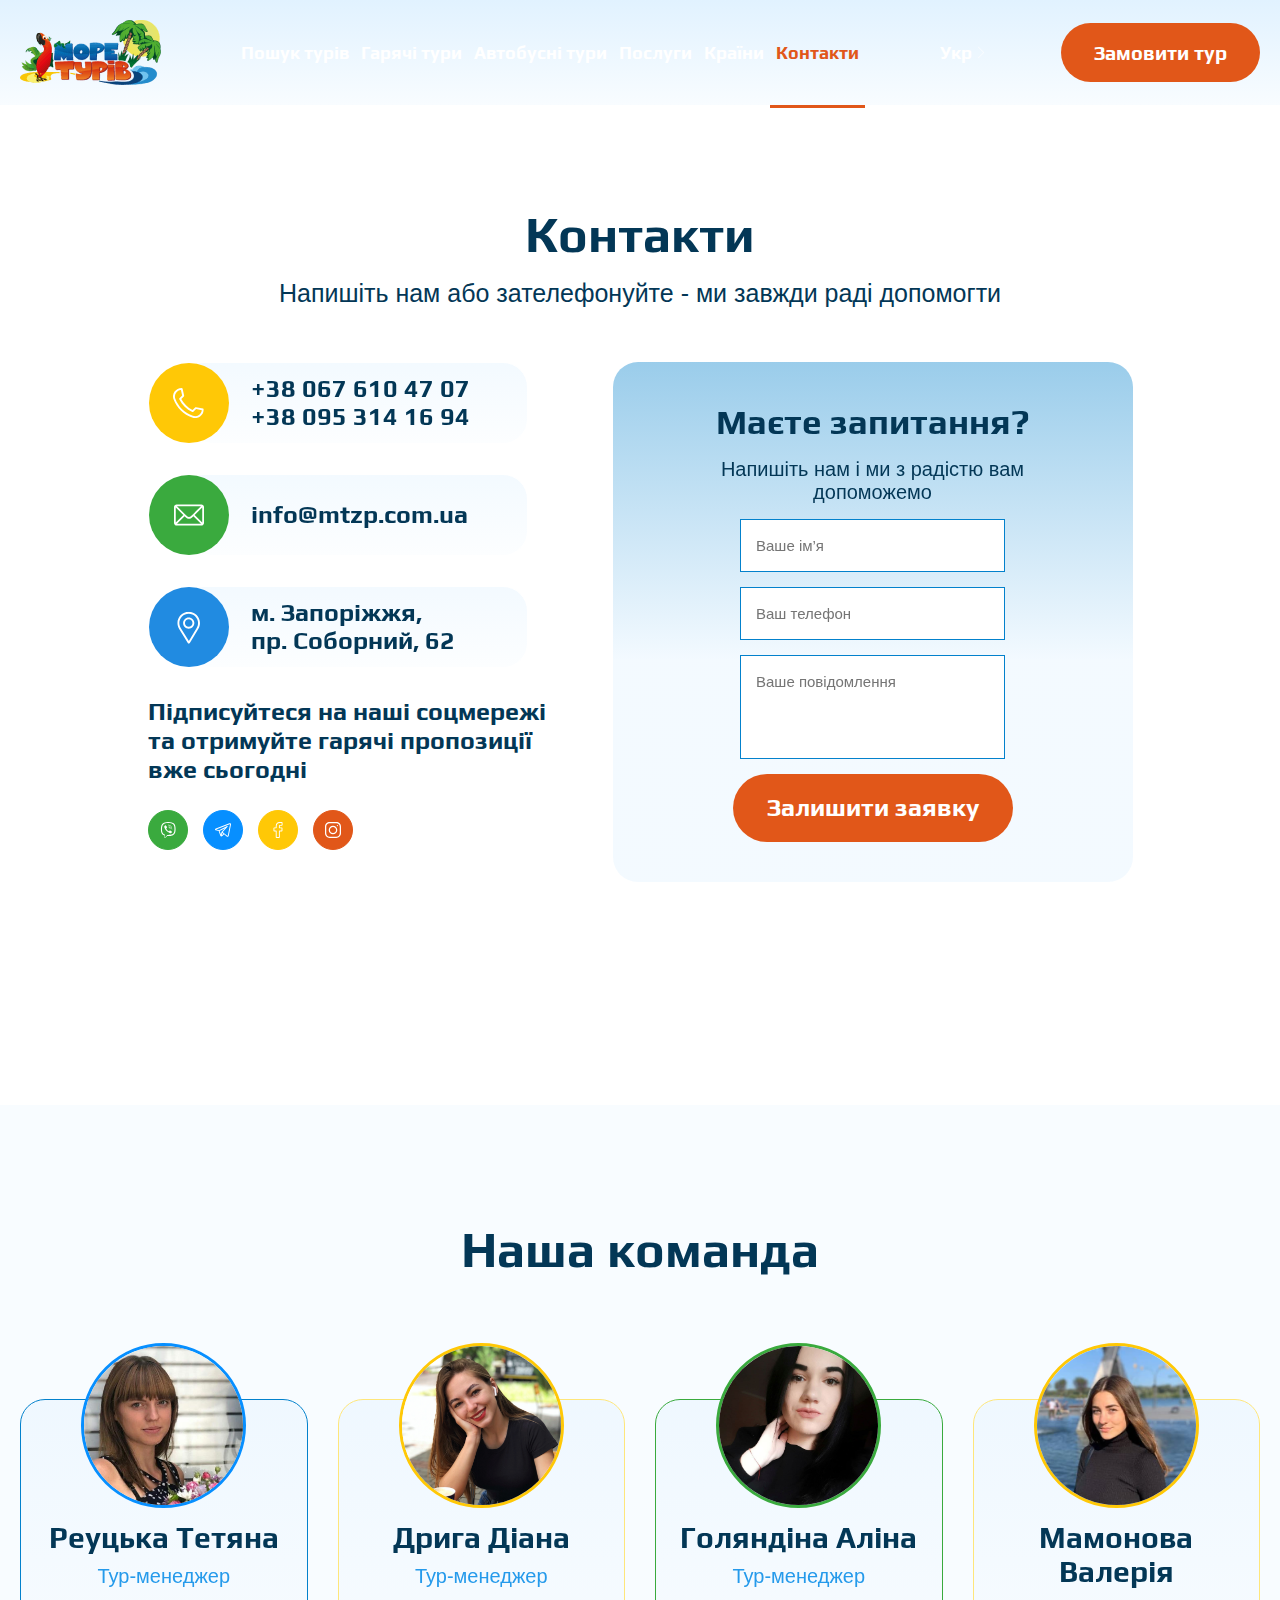
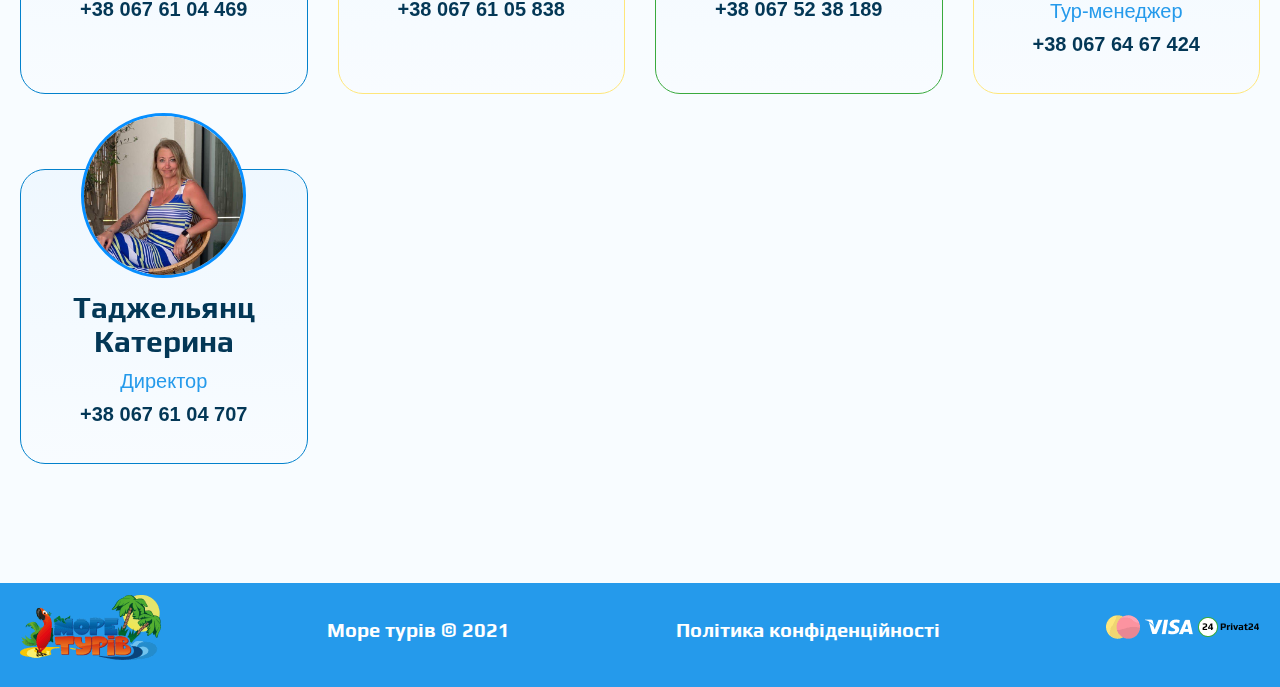
<file: app/contacts.html>
<!DOCTYPE html>
<html lang="ru">
<head>
    <link href="https://fonts.googleapis.com/css?family=Open+Sans:300,400,600,700&subset=cyrillic" rel="stylesheet">
    <link rel="Stylesheet" href="https://export.otpusk.com/os/onsite/form.css" type="text/css" />
    <link rel="Stylesheet" href="https://export.otpusk.com/os/onsite/result.css" type="text/css" />
    <link rel="Stylesheet" href="https://export.otpusk.com/os/onsite/tour.css" type="text/css" />
    <meta charset="UTF-8">

    <!-- Useful meta tags -->
    <meta name="viewport" content="width=device-width, initial-scale=1">
    <meta name="description" content="">
    <link rel="stylesheet" href="css/app.min.css">
    <title>Home</title>
    <link rel="preconnect" href="https://fonts.gstatic.com">
    <link href="https://fonts.googleapis.com/css2?family=Play:wght@400;700&display=swap" rel="stylesheet">
</head>
<body>
<header class="header header_contacts">
    <div class="container">
        <a href="index.html" class="header__logo">
            <img src="img/header/01.png" alt="">
        </a>
        <div class="header__menu">
            <a href="index.html#search" class="header__link">Пошук турів</a>
            <a href="index.html#tour" class="header__link">Гарячі тури</a>
            <a href="index.html#hero" class="header__link">Автобусні тури</a>
            <a href="index.html#services" class="header__link">Послуги</a>
            <a href="country.html" class="header__link">Країни</a>
            <a href="contacts.html" class="header__link header__link_active">Контакти</a>
        </div>
        <div class="header__language">
            <div class="header__language-top">
                <span>Укр</span>
                <svg width="12" height="13" viewBox="0 0 12 13" fill="none" xmlns="http://www.w3.org/2000/svg">
                    <g clip-path="url(#clip0)">
                        <path d="M8.11785 6.49723L2.90319 11.7119C2.72291 11.8922 2.72291 12.1845 2.90319 12.3648C3.08352 12.5451 3.37581 12.5451 3.55611 12.3648L9.09724 6.82369C9.27748 6.64338 9.27748 6.35107 9.09724 6.17077L3.55611 0.629638C3.37267 0.452474 3.08035 0.457561 2.90319 0.641002C2.73038 0.819952 2.73038 1.10364 2.90319 1.28256L8.11785 6.49723Z" fill="#F8FCFF"/>
                    </g>
                    <defs>
                        <clipPath id="clip0">
                            <rect width="12" height="12" fill="white" transform="translate(12 12.5) rotate(-180)"/>
                        </clipPath>
                    </defs>
                </svg>
            </div>
            <div class="header__language-bottom">
                <a href="contactsRu.html">Рус</a>
            </div>
        </div>
        <div class="header__phone">
            <span class="header-number">+38 067 610 47 07</span>
            <span>Зателефонувати мені</span>
        </div>
        <div class="header__button">
            <script>
                var osLang = 'ua';
            </script>
            <script src="https://export.otpusk.com/js/order"></script>
            <a onclick="otpMainOrder.showForm(this, '31003-2a242-cd507-6844e-1fb16');" class="os-order-form-submit_button" data-country="" data-city="" data-date="" data-other="" data-people="" data-len="" data-comment="" data-office="" data-title-text="Замовити тур">Замовити тур</a>
        </div>
        <div class="header__burger">
            <div></div>
            <div></div>
            <div></div>
        </div>
    </div>
</header>
<div class="main">
    <section class="contacts">
        <div class="container">
            <div class="contacts__titles">
                <h1>Контакти</h1>
                <h2>Напишіть нам або зателефонуйте - ми завжди раді допомогти</h2>
            </div>
            <div class="contacts__content">
                <div class="contacts__info">
                    <div class="contacts__phone contacts__contact">
                        <div class="contacts__img">
                            <svg width="31" height="30" viewBox="0 0 31 30" fill="none" xmlns="http://www.w3.org/2000/svg">
                                <g clip-path="url(#clip202)">
                                    <path d="M22.1338 29.9999C21.1397 29.9999 20.154 29.8287 19.1901 29.4876C14.9439 27.985 11.0025 25.5376 7.79183 22.4101C4.58119 19.2825 2.06885 15.443 0.526386 11.3065C0.0307159 9.97723 -0.115561 8.60502 0.0917649 7.22788C0.285979 5.93794 0.798912 4.68566 1.57517 3.60641C2.35485 2.52241 3.39431 1.62081 4.58113 0.999097C5.84674 0.336136 7.22813 -6.10352e-05 8.68705 -6.10352e-05C9.1408 -6.10352e-05 9.53296 0.308774 9.62805 0.740944L11.1386 7.60779C11.207 7.91874 11.1089 8.24228 10.8781 8.46715L8.297 10.9814C10.7319 15.6972 14.6828 19.546 19.5238 21.9178L22.1048 19.4035C22.3356 19.1787 22.6678 19.0833 22.987 19.1498L30.0361 20.6212C30.4798 20.7139 30.7968 21.0959 30.7968 21.5379C30.7968 22.9591 30.4517 24.3048 29.7711 25.5377C29.1328 26.6938 28.2073 27.7064 27.0945 28.4659C25.9867 29.2221 24.7012 29.7217 23.3769 29.9109C22.962 29.9703 22.5471 29.9999 22.1338 29.9999ZM7.91814 1.91588C5.99374 2.12282 4.28569 3.1054 3.15144 4.68238C1.87596 6.45565 1.57854 8.63671 2.33542 10.6664C5.3009 18.6188 11.6837 24.8366 19.8472 27.7254C21.9308 28.4627 24.1698 28.173 25.9902 26.9305C27.609 25.8255 28.6177 24.1617 28.8301 22.287L23.0957 21.09L20.4001 23.7158C20.1133 23.9953 19.6774 24.0695 19.3104 23.9015C13.5851 21.2813 8.95062 16.7667 6.26085 11.1894C6.08841 10.8318 6.16455 10.4072 6.45139 10.1279L9.14694 7.50203L7.91814 1.91588Z" fill="white"/>
                                </g>
                                <defs>
                                    <clipPath id="clip202">
                                        <rect width="30.7965" height="30" fill="white"/>
                                    </clipPath>
                                </defs>
                            </svg>
                        </div>
                        <div class="contacts__text">
                            <span>+38 067 610 47 07</span>
                            <span>+38 095 314 16 94</span>
                        </div>
                    </div>
                    <div class="contacts__email contacts__contact">
                        <div class="contacts__img">
                            <svg width="30" height="30" viewBox="0 0 30 30" fill="none" xmlns="http://www.w3.org/2000/svg">
                                <path d="M27.3633 4.45312H2.63672C1.1799 4.45312 0 5.64035 0 7.08984V22.9102C0 24.3683 1.18857 25.5469 2.63672 25.5469H27.3633C28.8079 25.5469 30 24.3732 30 22.9102V7.08984C30 5.64293 28.8248 4.45312 27.3633 4.45312ZM26.994 6.21094C26.4553 6.74678 17.1846 15.9687 16.8645 16.2871C16.3664 16.7852 15.7043 17.0594 15 17.0594C14.2957 17.0594 13.6336 16.7851 13.1339 16.2855C12.9186 16.0713 3.75018 6.95121 3.00598 6.21094H26.994ZM1.75781 22.5524V7.44873L9.35379 15.0047L1.75781 22.5524ZM3.00709 23.7891L10.6001 16.2444L11.8926 17.5301C12.7226 18.3601 13.8262 18.8172 15 18.8172C16.1738 18.8172 17.2774 18.3601 18.1058 17.5317L19.3999 16.2444L26.9929 23.7891H3.00709ZM28.2422 22.5524L20.6462 15.0047L28.2422 7.44873V22.5524Z" fill="white"/>
                            </svg>
                        </div>
                        <div class="contacts__text">
                            <span>info@mtzp.com.ua</span>
                        </div>
                    </div>
                    <div class="contacts__location contacts__contact">
                        <div class="contacts__img">
                            <svg width="33" height="33" viewBox="0 0 33 33" fill="none" xmlns="http://www.w3.org/2000/svg">
                                <g clip-path="url(#clip203)">
                                    <path d="M16.7258 0.794556C10.5165 0.794556 5.46484 5.84623 5.46484 12.0555C5.46484 14.1535 6.04597 16.2008 7.1458 17.9771L16.0848 32.3822C16.2561 32.6581 16.5577 32.8258 16.8822 32.8258C16.8847 32.8258 16.8871 32.8258 16.8896 32.8258C17.2169 32.8232 17.5192 32.6504 17.6873 32.3696L26.3985 17.8249C27.4376 16.0862 27.9868 14.0912 27.9868 12.0555C27.9868 5.84623 22.9351 0.794556 16.7258 0.794556ZM24.7878 16.8614L16.868 30.0848L8.74098 16.9882C7.82552 15.5098 7.32916 13.8041 7.32916 12.0555C7.32916 6.88112 11.5514 2.65887 16.7258 2.65887C21.9003 2.65887 26.1162 6.88112 26.1162 12.0555C26.1162 13.7523 25.6526 15.4143 24.7878 16.8614Z" fill="white"/>
                                    <path d="M16.7257 6.42505C13.6211 6.42505 11.0952 8.95089 11.0952 12.0555C11.0952 15.1404 13.58 17.686 16.7257 17.686C19.9103 17.686 22.3562 15.1065 22.3562 12.0555C22.3562 8.95089 19.8304 6.42505 16.7257 6.42505ZM16.7257 15.8217C14.6451 15.8217 12.9595 14.1305 12.9595 12.0555C12.9595 9.98577 14.6559 8.28937 16.7257 8.28937C18.7955 8.28937 20.4856 9.98577 20.4856 12.0555C20.4856 14.1002 18.8393 15.8217 16.7257 15.8217Z" fill="white"/>
                                </g>
                                <defs>
                                    <clipPath id="clip203">
                                        <rect width="32.0312" height="32.0312" fill="white" transform="translate(0.709961 0.794556)"/>
                                    </clipPath>
                                </defs>
                            </svg>
                        </div>
                        <div class="contacts__text">
                            <span>м. Запоріжжя,<br>
                                пр. Соборний, 62
                            </span>
                        </div>
                    </div>
                    <p>Підписуйтеся на наші соцмережі
                        та отримуйте гарячі пропозиції
                        вже сьогодні</p>
                    <div class="contacts__socials">
                        <a href="https://invite.viber.com/?g2=AQB466iGbDhhhEhdtF%2FvMSSK0YFQ68%2BAW9ocQ45YAQNVDAB0KCKqVYxHiABMZ5l1">
                            <svg width="16" height="16" viewBox="0 0 16 16" fill="none" xmlns="http://www.w3.org/2000/svg">
                                <g clip-path="url(#clip21)">
                                    <path d="M15.4367 9.26247C15.9141 5.24447 15.2074 2.70781 13.9327 1.56047L13.9334 1.55981C11.8761 -0.399526 4.92805 -0.689526 2.46672 1.64781C1.36139 2.79114 0.972053 4.46914 0.929386 6.54647C0.88672 8.62447 0.836053 12.5171 4.46339 13.5731H4.46672L4.46339 15.1858C4.46339 15.1858 4.43872 15.8391 4.85605 15.9705C5.33339 16.1251 5.54939 15.8218 7.03405 14.0485C9.51672 14.2638 11.4234 13.7705 11.6401 13.6985C12.1414 13.5305 14.9781 13.1551 15.4367 9.26247ZM7.27872 12.9138C7.27872 12.9138 5.70739 14.8731 5.21872 15.3818C5.05872 15.5471 4.88339 15.5318 4.88605 15.2038C4.88605 14.9885 4.89805 12.5265 4.89805 12.5265C1.82272 11.6451 2.00405 8.33047 2.03739 6.59647C2.07072 4.86181 2.38805 3.44114 3.32405 2.48447C5.48339 0.459808 11.5747 0.912474 13.1267 2.37114C15.0241 4.05314 14.3487 8.80514 14.3527 8.96714C13.9627 12.2165 11.6641 12.4225 11.2414 12.5631C11.0607 12.6231 9.38405 13.0545 7.27872 12.9138Z" fill="white"/>
                                    <path d="M8.14953 2.86462C7.89286 2.86462 7.89286 3.26462 8.14953 3.26796C10.1409 3.28329 11.7809 4.67129 11.7989 7.21729C11.7989 7.48596 12.1922 7.48263 12.1889 7.21396H12.1882C12.1669 4.47062 10.3762 2.87996 8.14953 2.86462Z" fill="white"/>
                                    <path d="M10.768 6.7952C10.762 7.06053 11.1546 7.0732 11.158 6.80453C11.1906 5.29187 10.258 4.04587 8.50528 3.91454C8.24861 3.89587 8.22194 4.2992 8.47794 4.31787C9.99795 4.4332 10.7986 5.47054 10.768 6.7952Z" fill="white"/>
                                    <path d="M10.3468 8.51579C10.0175 8.32512 9.68216 8.44379 9.54349 8.63112L9.25349 9.00645C9.10616 9.19712 8.83082 9.17179 8.83082 9.17179C6.82149 8.64045 6.28416 6.53779 6.28416 6.53779C6.28416 6.53779 6.25949 6.25312 6.44349 6.10045L6.80616 5.80045C6.98749 5.65645 7.10216 5.30979 6.91749 4.96912C6.42416 4.07778 6.09282 3.77045 5.92416 3.53445C5.74682 3.31245 5.48016 3.26245 5.20282 3.41245H5.19682C4.62016 3.74978 3.98882 4.38112 4.19082 5.03112C4.53549 5.71645 5.16882 7.90112 7.18749 9.55179C8.13616 10.3325 9.63749 11.1325 10.2748 11.3171L10.2808 11.3265C10.9088 11.5358 11.5195 10.8798 11.8455 10.2858V10.2811C11.9902 9.99379 11.9422 9.72179 11.7308 9.54379C11.3562 9.17845 10.7908 8.77512 10.3468 8.51579Z" fill="white"/>
                                    <path d="M8.77891 5.40266C9.41958 5.43999 9.73025 5.77466 9.76358 6.462C9.77558 6.73066 10.1656 6.712 10.1536 6.44333C10.1109 5.546 9.64292 5.04599 8.80024 4.99933C8.54358 4.98399 8.51958 5.38733 8.77891 5.40266Z" fill="white"/>
                                </g>
                                <defs>
                                    <clipPath id="clip21">
                                        <rect width="16" height="16" fill="white" transform="translate(0 -0.00012207)"/>
                                    </clipPath>
                                </defs>
                            </svg>
                        </a>
                        <a href="https://t.me/morezp">
                            <svg width="16" height="16" viewBox="0 0 16 16" fill="none" xmlns="http://www.w3.org/2000/svg">
                                <g clip-path="url(#clip22)">
                                    <path d="M15.753 1.58923C15.5575 1.35022 15.2648 1.21863 14.9286 1.21863C14.7459 1.21863 14.5523 1.25708 14.3533 1.33313L0.809595 6.50317C0.0908454 6.77747 -0.00595632 7.18909 0.000269252 7.41003C0.00649483 7.63098 0.12649 8.0365 0.859644 8.26978C0.864039 8.27112 0.868433 8.27246 0.872828 8.27368L3.68215 9.07764L5.20144 13.4221C5.40859 14.0144 5.87356 14.3823 6.41506 14.3823C6.75649 14.3823 7.09231 14.2393 7.38625 13.9688L9.12393 12.3688L11.6443 14.3982C11.6446 14.3984 11.6449 14.3986 11.6452 14.3988L11.6691 14.4181C11.6713 14.4198 11.6736 14.4216 11.6758 14.4233C11.956 14.6406 12.2617 14.7554 12.5604 14.7555H12.5606C13.1442 14.7555 13.6089 14.3235 13.7443 13.655L15.9634 2.69751C16.0525 2.25769 15.9778 1.86414 15.753 1.58923ZM4.62197 8.92493L10.042 6.15601L6.66714 9.74207C6.61184 9.80078 6.57266 9.87268 6.55337 9.95093L5.90261 12.5869L4.62197 8.92493ZM6.75112 13.2791C6.72866 13.2997 6.70608 13.3181 6.6835 13.3351L7.28726 10.8898L8.38552 11.7742L6.75112 13.2791ZM15.0446 2.51135L12.8255 13.469C12.8041 13.5739 12.7359 13.8179 12.5604 13.8179C12.4738 13.8179 12.3649 13.7706 12.2534 13.6848L9.39748 11.3853C9.39712 11.3849 9.39663 11.3845 9.39614 11.3843L7.6968 10.0159L12.5773 4.82996C12.7335 4.66394 12.7477 4.40967 12.6109 4.22729C12.4739 4.04492 12.2257 3.98755 12.0227 4.09131L3.99563 8.19214L1.1481 7.37744L14.6876 2.20898C14.802 2.16528 14.8819 2.15613 14.9286 2.15613C14.9573 2.15613 15.0083 2.15955 15.0272 2.18286C15.0521 2.21326 15.0839 2.31689 15.0446 2.51135Z" fill="white"/>
                                </g>
                                <defs>
                                    <clipPath id="clip22">
                                        <rect width="16" height="16" fill="white" transform="translate(0 -0.00012207)"/>
                                    </clipPath>
                                </defs>
                            </svg>
                        </a>
                        <a href="https://www.facebook.com/moreturovsoborniy/">
                            <svg width="16" height="16" viewBox="0 0 16 16" fill="none" xmlns="http://www.w3.org/2000/svg">
                                <g clip-path="url(#clip23)">
                                    <path d="M9.08031 15.9686H6.51304C6.08423 15.9686 5.7354 15.6205 5.7354 15.1925V9.41321H4.2376C3.80879 9.41321 3.45996 9.06494 3.45996 8.63709V6.16065C3.45996 5.73267 3.80879 5.38452 4.2376 5.38452H5.7354V4.14441C5.7354 2.9148 6.12227 1.86865 6.85404 1.11926C7.58912 0.366455 8.6164 -0.0313721 9.82481 -0.0313721L11.7827 -0.0281983C12.2108 -0.0274658 12.559 0.320679 12.559 0.747925V3.04724C12.559 3.47522 12.2103 3.82337 11.7816 3.82337L10.4634 3.82385C10.0614 3.82385 9.95898 3.9043 9.93709 3.92896C9.90101 3.96985 9.85808 4.08545 9.85808 4.40466V5.3844H11.6826C11.8199 5.3844 11.953 5.41821 12.0674 5.48194C12.314 5.61951 12.4674 5.87964 12.4674 6.16077L12.4664 8.63721C12.4664 9.06494 12.1176 9.41309 11.6888 9.41309H9.85808V15.1925C9.85808 15.6205 9.50913 15.9686 9.08031 15.9686ZM6.67523 15.0306H8.91813V8.99329C8.91813 8.70752 9.15113 8.4751 9.43734 8.4751H11.5266L11.5275 6.32251H9.43721C9.15101 6.32251 8.91813 6.09009 8.91813 5.80432V4.40466C8.91813 4.03821 8.95544 3.62146 9.23259 3.30823C9.56747 2.92957 10.0952 2.88586 10.4631 2.88586L11.6192 2.88538V0.909546L9.82408 0.906616C7.88205 0.906616 6.67523 2.14734 6.67523 4.14441V5.80432C6.67523 6.08997 6.44235 6.32251 6.15615 6.32251H4.39979V8.4751H6.15615C6.44235 8.4751 6.67523 8.70752 6.67523 8.99329V15.0306ZM11.7809 0.90979H11.781H11.7809Z" fill="white"/>
                                </g>
                                <defs>
                                    <clipPath id="clip23">
                                        <rect width="16" height="16" fill="white" transform="translate(0 -0.00012207)"/>
                                    </clipPath>
                                </defs>
                            </svg>
                        </a>
                        <a href="https://www.instagram.com/moreturovsoborniy/">
                            <svg width="16" height="16" viewBox="0 0 16 16" fill="none" xmlns="http://www.w3.org/2000/svg">
                                <g clip-path="url(#clip201)">
                                    <path d="M11.3523 -0.00012207H4.64775C2.08497 -0.00012207 0 2.08485 0 4.64763V11.3521C0 13.9149 2.08497 15.9999 4.64775 15.9999H11.3523C13.915 15.9999 16 13.9149 16 11.3522V4.64763C16 2.08485 13.915 -0.00012207 11.3523 -0.00012207ZM14.75 11.3521C14.75 13.2257 13.2258 14.7499 11.3523 14.7499H4.64775C2.77422 14.7499 1.25 13.2257 1.25 11.3522V4.64763C1.25 2.7741 2.77422 1.24988 4.64775 1.24988H11.3523C13.2258 1.24988 14.75 2.7741 14.75 4.64763V11.3521Z" fill="white"/>
                                    <path d="M8 3.68738C5.62206 3.68738 3.6875 5.62194 3.6875 7.99988C3.6875 10.3778 5.62206 12.3124 8 12.3124C10.3779 12.3124 12.3125 10.3778 12.3125 7.99988C12.3125 5.62194 10.3779 3.68738 8 3.68738ZM8 11.0624C6.31134 11.0624 4.9375 9.68853 4.9375 7.99988C4.9375 6.31122 6.31134 4.93738 8 4.93738C9.68866 4.93738 11.0625 6.31122 11.0625 7.99988C11.0625 9.68853 9.68866 11.0624 8 11.0624Z" fill="white"/>
                                    <path d="M12.375 4.24988C12.7202 4.24988 13 3.97006 13 3.62488C13 3.2797 12.7202 2.99988 12.375 2.99988C12.0298 2.99988 11.75 3.2797 11.75 3.62488C11.75 3.97006 12.0298 4.24988 12.375 4.24988Z" fill="white"/>
                                </g>
                                <defs>
                                    <clipPath id="clip201">
                                        <rect width="16" height="16" fill="white" transform="translate(0 -0.00012207)"/>
                                    </clipPath>
                                </defs>
                            </svg>
                        </a>
                    </div>
                </div>
                <div class="contacts__form">
                    <h3>Маєте запитання?</h3>
                    <h4>Напишіть нам і ми з радістю
                        вам допоможемо</h4>
                    <form action="">
                        <input type="text" placeholder="Ваше ім’я" required>
                        <input type="text" placeholder="Ваш телефон" required>
                        <textarea name="" id="" cols="" rows="4" placeholder="Ваше повідомлення"></textarea>
                        <button type="submit">Залишити заявку</button>
                    </form>
                </div>
            </div>
        </div>
    </section>
    <section class="team">
        <div class="container">
            <h1>Наша команда</h1>
            <div class="team__persons">
                <div class="team__person">
                    <div class="team__img">
                        <img src="img/team/01.jpg" alt="">
                    </div>
                    <div class="team__text">
                        <h2>Реуцька Тетяна</h2>
                        <h3>Тур-менеджер</h3>
                        <h4>+38 067 61 04 469</h4>
                    </div>
                </div>
                <div class="team__person">
                    <div class="team__img">
                        <img src="img/team/02.JPG" alt="">
                    </div>
                    <div class="team__text">
                        <h2>Дрига Діана</h2>
                        <h3>Тур-менеджер</h3>
                        <h4>+38 067 61 05 838</h4>
                    </div>
                </div>
                <div class="team__person">
                    <div class="team__img">
                        <img src="img/team/03.jpg" alt="">
                    </div>
                    <div class="team__text">
                        <h2>Голяндіна Аліна</h2>
                        <h3>Тур-менеджер</h3>
                        <h4>+38 067 52 38 189</h4>
                    </div>
                </div>
                <div class="team__person">
                    <div class="team__img">
                        <img src="img/team/04.jpg" alt="">
                    </div>
                    <div class="team__text">
                        <h2>Мамонова Валерія</h2>
                        <h3>Тур-менеджер</h3>
                        <h4>+38 067 64 67 424</h4>
                    </div>
                </div>
                <div class="team__person">
                    <div class="team__img">
                        <img src="img/team/06.jpg" alt="">
                    </div>
                    <div class="team__text">
                        <h2>Таджельянц Катерина</h2>
                        <h3>Директор</h3>
                        <h4>+38 067 61 04 707</h4>
                    </div>
                </div>
            </div>
        </div>
    </section>
</div>
<footer class="footer footer_contacts">
    <div class="container">
        <div class="footer__top">
            <iframe src="https://www.google.com/maps/embed?pb=!1m18!1m12!1m3!1d2679.2756627761437!2d35.17717971582619!3d47.81487528155987!2m3!1f0!2f0!3f0!3m2!1i1024!2i768!4f13.1!3m3!1m2!1s0x40dc5e0c851525eb%3A0x1dfd34b71284f3ef!2z0L_RgNC-0YHQv9C10LrRgiDQodC-0LHQvtGA0L3QuNC5LCA2Miwg0JfQsNC_0L7RgNGW0LbQttGPLCDQl9Cw0L_QvtGA0ZbQt9GM0LrQsCDQvtCx0LvQsNGB0YLRjCwg0KPQutGA0LDRl9C90LAsIDY5MDAw!5e0!3m2!1suk!2spl!4v1622392168855!5m2!1suk!2spl" width="100%" height="100%" style="border:0;" allowfullscreen="" loading="lazy"></iframe>
            <div class="footer__content">
                <div class="footer__contacts">
                    <h1>Контакти</h1>
                    <div class="footer__phone">
                        <span>+38 067 610 47 07</span>
                        <span>+38 095 314 16 94</span>
                    </div>
                    <div class="footer__email">
                        <span>info@mtzp.com.ua</span>
                    </div>
                    <div class="footer__location">
                        <span>м. Запоріжжя, пр. Соборний, 62</span>
                    </div>
                    <div class="footer__socials">
                        <a href="" class="footer__social">
                            <svg width="16" height="16" viewBox="0 0 16 16" fill="none" xmlns="http://www.w3.org/2000/svg">
                                <g clip-path="url(#clip0)">
                                    <path d="M15.4367 9.2626C15.9141 5.2446 15.2074 2.70793 13.9327 1.5606L13.9334 1.55993C11.8761 -0.399404 4.92805 -0.689404 2.46672 1.64793C1.36139 2.79126 0.972053 4.46926 0.929386 6.5466C0.88672 8.6246 0.836053 12.5173 4.46339 13.5733H4.46672L4.46339 15.1859C4.46339 15.1859 4.43872 15.8393 4.85605 15.9706C5.33339 16.1253 5.54939 15.8219 7.03405 14.0486C9.51672 14.2639 11.4234 13.7706 11.6401 13.6986C12.1414 13.5306 14.9781 13.1553 15.4367 9.2626ZM7.27872 12.9139C7.27872 12.9139 5.70739 14.8733 5.21872 15.3819C5.05872 15.5473 4.88339 15.5319 4.88605 15.2039C4.88605 14.9886 4.89805 12.5266 4.89805 12.5266C1.82272 11.6453 2.00405 8.3306 2.03739 6.5966C2.07072 4.86193 2.38805 3.44126 3.32405 2.4846C5.48339 0.45993 11.5747 0.912596 13.1267 2.37126C15.0241 4.05326 14.3487 8.80526 14.3527 8.96726C13.9627 12.2166 11.6641 12.4226 11.2414 12.5633C11.0607 12.6233 9.38405 13.0546 7.27872 12.9139Z" fill="white"/>
                                    <path d="M8.14944 2.86475C7.89277 2.86475 7.89277 3.26475 8.14944 3.26808C10.1408 3.28341 11.7808 4.67141 11.7988 7.21741C11.7988 7.48608 12.1921 7.48275 12.1888 7.21408H12.1881C12.1668 4.47075 10.3761 2.88008 8.14944 2.86475Z" fill="white"/>
                                    <path d="M10.7679 6.79532C10.7619 7.06066 11.1545 7.07332 11.1579 6.80466C11.1905 5.29199 10.2579 4.04599 8.50519 3.91466C8.24852 3.89599 8.22185 4.29933 8.47785 4.31799C9.99786 4.43333 10.7985 5.47066 10.7679 6.79532Z" fill="white"/>
                                    <path d="M10.3469 8.51591C10.0176 8.32524 9.68225 8.44391 9.54358 8.63124L9.25358 9.00658C9.10625 9.19724 8.83092 9.17191 8.83092 9.17191C6.82158 8.64058 6.28425 6.53791 6.28425 6.53791C6.28425 6.53791 6.25958 6.25324 6.44358 6.10057L6.80625 5.80057C6.98758 5.65657 7.10225 5.30991 6.91758 4.96924C6.42425 4.07791 6.09292 3.77057 5.92425 3.53457C5.74692 3.31257 5.48025 3.26257 5.20292 3.41257H5.19692C4.62025 3.74991 3.98892 4.38124 4.19092 5.03124C4.53558 5.71657 5.16892 7.90124 7.18758 9.55191C8.13625 10.3326 9.63758 11.1326 10.2749 11.3172L10.2809 11.3266C10.9089 11.5359 11.5196 10.8799 11.8456 10.2859V10.2812C11.9902 9.99391 11.9422 9.72191 11.7309 9.54391C11.3562 9.17858 10.7909 8.77524 10.3469 8.51591Z" fill="white"/>
                                    <path d="M8.77891 5.40278C9.41958 5.44012 9.73025 5.77478 9.76358 6.46212C9.77558 6.73079 10.1656 6.71212 10.1536 6.44345C10.1109 5.54612 9.64292 5.04612 8.80024 4.99945C8.54358 4.98412 8.51958 5.38745 8.77891 5.40278Z" fill="white"/>
                                </g>
                                <defs>
                                    <clipPath id="clip0">
                                        <rect width="16" height="16" fill="white"/>
                                    </clipPath>
                                </defs>
                            </svg>
                        </a>
                        <a href="" class="footer__social">
                            <svg width="16" height="16" viewBox="0 0 16 16" fill="none" xmlns="http://www.w3.org/2000/svg">
                                <g clip-path="url(#clip0)">
                                    <path d="M15.7529 1.58936C15.5575 1.35034 15.2647 1.21875 14.9286 1.21875C14.7458 1.21875 14.5522 1.2572 14.3532 1.33325L0.809534 6.5033C0.0907844 6.77759 -0.00601736 7.18921 0.000208217 7.41016C0.00643379 7.6311 0.126429 8.03662 0.859583 8.2699C0.863978 8.27124 0.868372 8.27258 0.872767 8.2738L3.68209 9.07776L5.20138 13.4222C5.40853 14.0145 5.8735 14.3824 6.415 14.3824C6.75643 14.3824 7.09225 14.2394 7.38619 13.9689L9.12386 12.3689L11.6442 14.3983C11.6445 14.3986 11.6449 14.3987 11.6451 14.3989L11.669 14.4182C11.6712 14.4199 11.6735 14.4218 11.6757 14.4235C11.9559 14.6407 12.2617 14.7555 12.5604 14.7556H12.5605C13.1441 14.7556 13.6088 14.3236 13.7442 13.6552L15.9633 2.69763C16.0525 2.25781 15.9777 1.86426 15.7529 1.58936ZM4.62191 8.92505L10.042 6.15613L6.66708 9.74219C6.61178 9.8009 6.5726 9.8728 6.55331 9.95105L5.90255 12.587L4.62191 8.92505ZM6.75106 13.2792C6.7286 13.2998 6.70602 13.3182 6.68343 13.3352L7.28719 10.8899L8.38546 11.7743L6.75106 13.2792ZM15.0445 2.51147L12.8254 13.4691C12.804 13.574 12.7358 13.818 12.5604 13.818C12.4737 13.818 12.3648 13.7708 12.2534 13.6849L9.39742 11.3854C9.39706 11.385 9.39657 11.3846 9.39608 11.3844L7.69674 10.016L12.5772 4.83008C12.7335 4.66406 12.7476 4.40979 12.6108 4.22742C12.4738 4.04504 12.2257 3.98767 12.0227 4.09143L3.99557 8.19226L1.14804 7.37756L14.6876 2.20911C14.802 2.16541 14.8818 2.15625 14.9286 2.15625C14.9572 2.15625 15.0083 2.15967 15.0272 2.18298C15.0521 2.21338 15.0838 2.31702 15.0445 2.51147Z" fill="white"/>
                                </g>
                                <defs>
                                    <clipPath id="clip0">
                                        <rect width="16" height="16" fill="white"/>
                                    </clipPath>
                                </defs>
                            </svg>
                        </a>
                        <a href="" class="footer__social">
                            <svg width="16" height="16" viewBox="0 0 16 16" fill="none" xmlns="http://www.w3.org/2000/svg">
                                <g clip-path="url(#clip0)">
                                    <path d="M9.08013 15.9688H6.51286C6.08404 15.9688 5.73522 15.6206 5.73522 15.1926V9.41333H4.23742C3.8086 9.41333 3.45978 9.06507 3.45978 8.63721V6.16077C3.45978 5.73279 3.8086 5.38464 4.23742 5.38464H5.73522V4.14453C5.73522 2.91492 6.12208 1.86877 6.85386 1.11939C7.58894 0.366577 8.61621 -0.03125 9.82463 -0.03125L11.7826 -0.0280762C12.2106 -0.0273437 12.5589 0.320801 12.5589 0.748047V3.04736C12.5589 3.47534 12.2101 3.82349 11.7815 3.82349L10.4632 3.82398C10.0612 3.82398 9.9588 3.90442 9.93691 3.92908C9.90083 3.96997 9.8579 4.08557 9.8579 4.40479V5.38452H11.6824C11.8197 5.38452 11.9528 5.41834 12.0672 5.48206C12.3139 5.61963 12.4672 5.87976 12.4672 6.16089L12.4663 8.63733C12.4663 9.06507 12.1174 9.41321 11.6886 9.41321H9.8579V15.1926C9.8579 15.6206 9.50895 15.9688 9.08013 15.9688ZM6.67504 15.0308H8.91795V8.99341C8.91795 8.70764 9.15095 8.47522 9.43715 8.47522H11.5264L11.5273 6.32263H9.43703C9.15083 6.32263 8.91795 6.09021 8.91795 5.80444V4.40479C8.91795 4.03833 8.95525 3.62158 9.23241 3.30835C9.56729 2.92969 10.0951 2.88599 10.463 2.88599L11.619 2.8855V0.909668L9.82389 0.906739C7.88187 0.906739 6.67504 2.14746 6.67504 4.14453V5.80444C6.67504 6.09009 6.44217 6.32263 6.15596 6.32263H4.3996V8.47522H6.15596C6.44217 8.47522 6.67504 8.70764 6.67504 8.99341V15.0308ZM11.7807 0.909912H11.7808H11.7807Z" fill="white"/>
                                </g>
                                <defs>
                                    <clipPath id="clip0">
                                        <rect width="16" height="16" fill="white"/>
                                    </clipPath>
                                </defs>
                            </svg>
                        </a>
                        <a href="" class="footer__social">
                            <svg width="16" height="16" viewBox="0 0 16 16" fill="none" xmlns="http://www.w3.org/2000/svg">
                                <path d="M11.3523 0H4.64775C2.08497 0 0 2.08497 0 4.64775V11.3523C0 13.915 2.08497 16 4.64775 16H11.3523C13.915 16 16 13.915 16 11.3523V4.64775C16 2.08497 13.915 0 11.3523 0ZM14.75 11.3523C14.75 13.2258 13.2258 14.75 11.3523 14.75H4.64775C2.77422 14.75 1.25 13.2258 1.25 11.3523V4.64775C1.25 2.77422 2.77422 1.25 4.64775 1.25H11.3523C13.2258 1.25 14.75 2.77422 14.75 4.64775V11.3523Z" fill="white"/>
                                <path d="M8 3.6875C5.62206 3.6875 3.6875 5.62206 3.6875 8C3.6875 10.3779 5.62206 12.3125 8 12.3125C10.3779 12.3125 12.3125 10.3779 12.3125 8C12.3125 5.62206 10.3779 3.6875 8 3.6875ZM8 11.0625C6.31134 11.0625 4.9375 9.68866 4.9375 8C4.9375 6.31134 6.31134 4.9375 8 4.9375C9.68866 4.9375 11.0625 6.31134 11.0625 8C11.0625 9.68866 9.68866 11.0625 8 11.0625Z" fill="white"/>
                                <path d="M12.375 4.25C12.7202 4.25 13 3.97018 13 3.625C13 3.27982 12.7202 3 12.375 3C12.0298 3 11.75 3.27982 11.75 3.625C11.75 3.97018 12.0298 4.25 12.375 4.25Z" fill="white"/>
                            </svg>
                        </a>
                    </div>
                </div>
            </div>
        </div>
        <div class="footer__bottom">
            <div class="footer__content">
                <a href="index.html" class="footer__logo">
                    <img src="img/footer/01.png" alt="">
                </a>
                <span>Море турів © 2021</span>
                <span>Політика конфіденційності</span>
                <div class="footer__cards">
                    <div class="footer__card">
                        <img src="img/footer/04.png" alt="">
                    </div>
                    <div class="footer__card">
                        <img src="img/footer/03.png" alt="">
                    </div>
                    <div class="footer__card">
                        <img src="img/footer/02.png" alt="">
                    </div>
                </div>
            </div>
        </div>
    </div>
</footer>
<script
        src="https://code.jquery.com/jquery-3.5.1.min.js"
        integrity="sha256-9/aliU8dGd2tb6OSsuzixeV4y/faTqgFtohetphbbj0="
        crossorigin="anonymous"></script>
<script src="https://unpkg.com/swiper/swiper-bundle.min.js"></script>
<script src="js/app.min.js"></script>
</body>
</html>
</file>
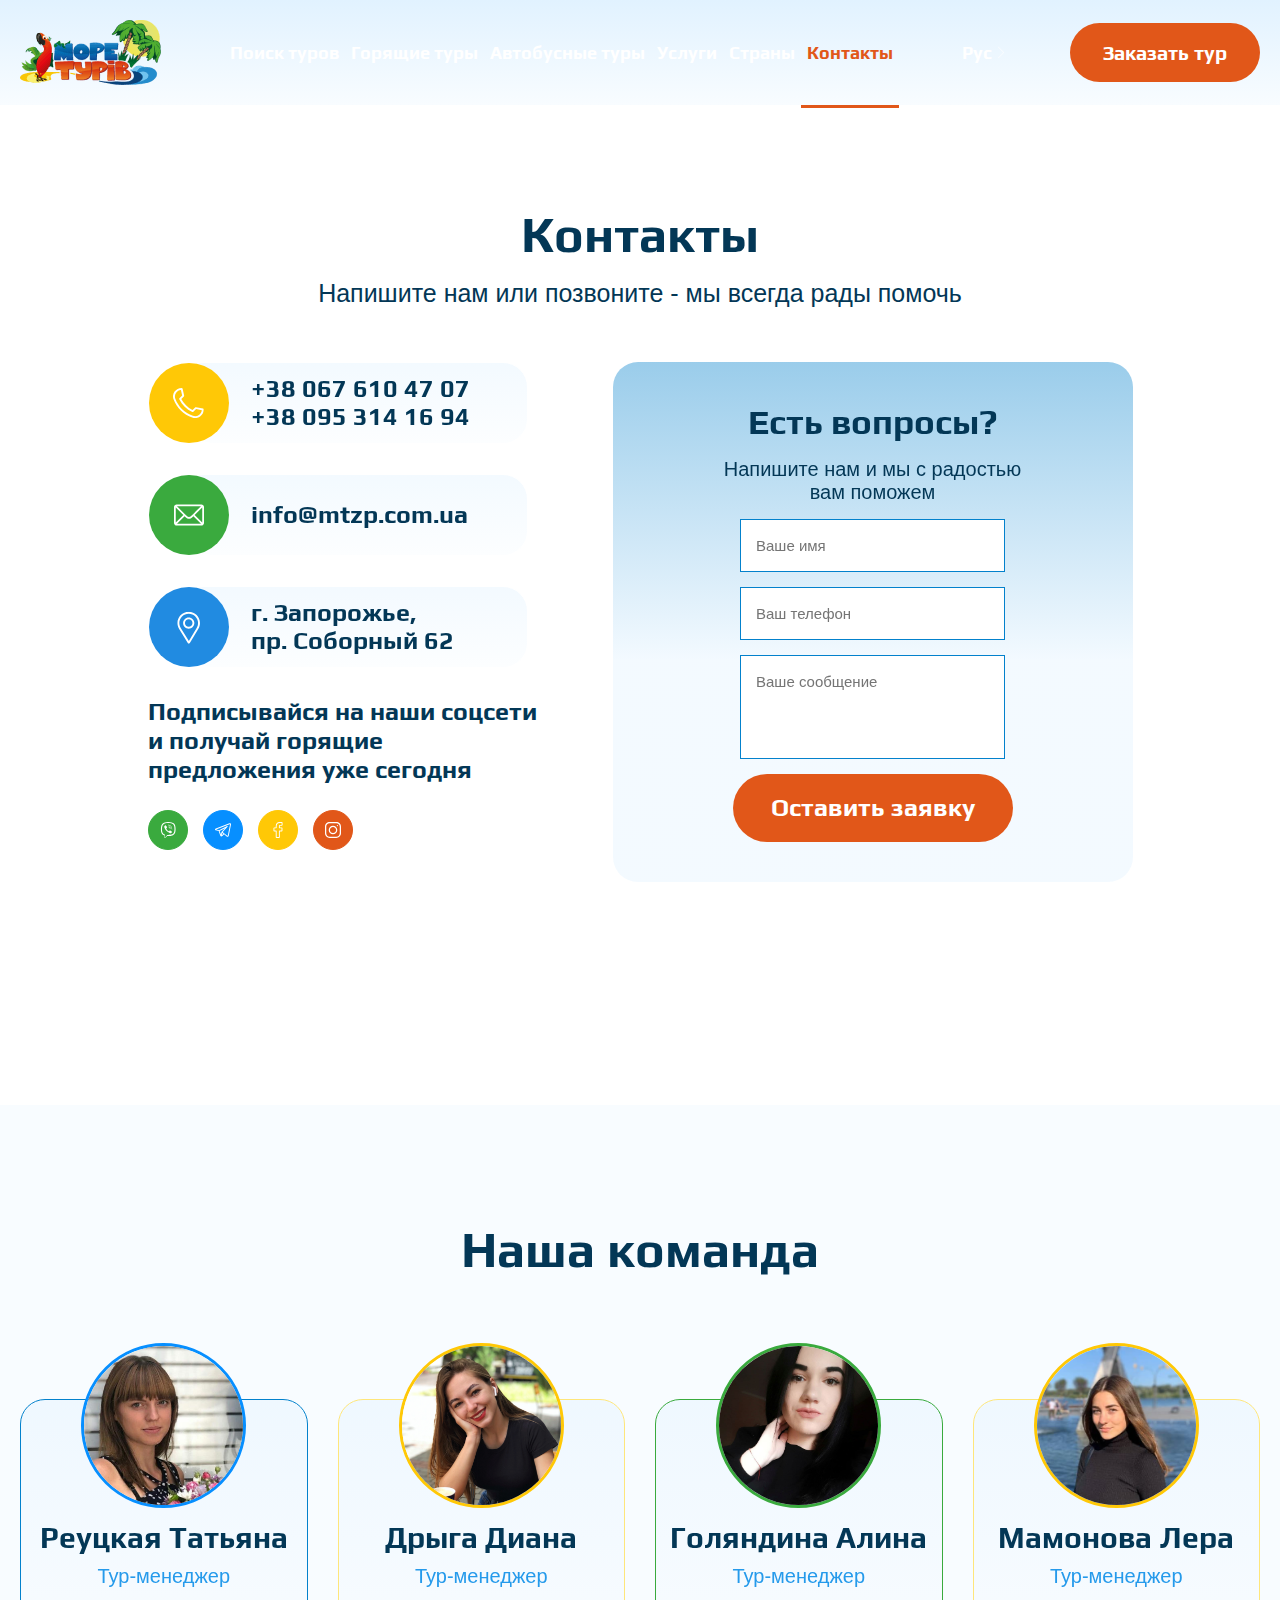
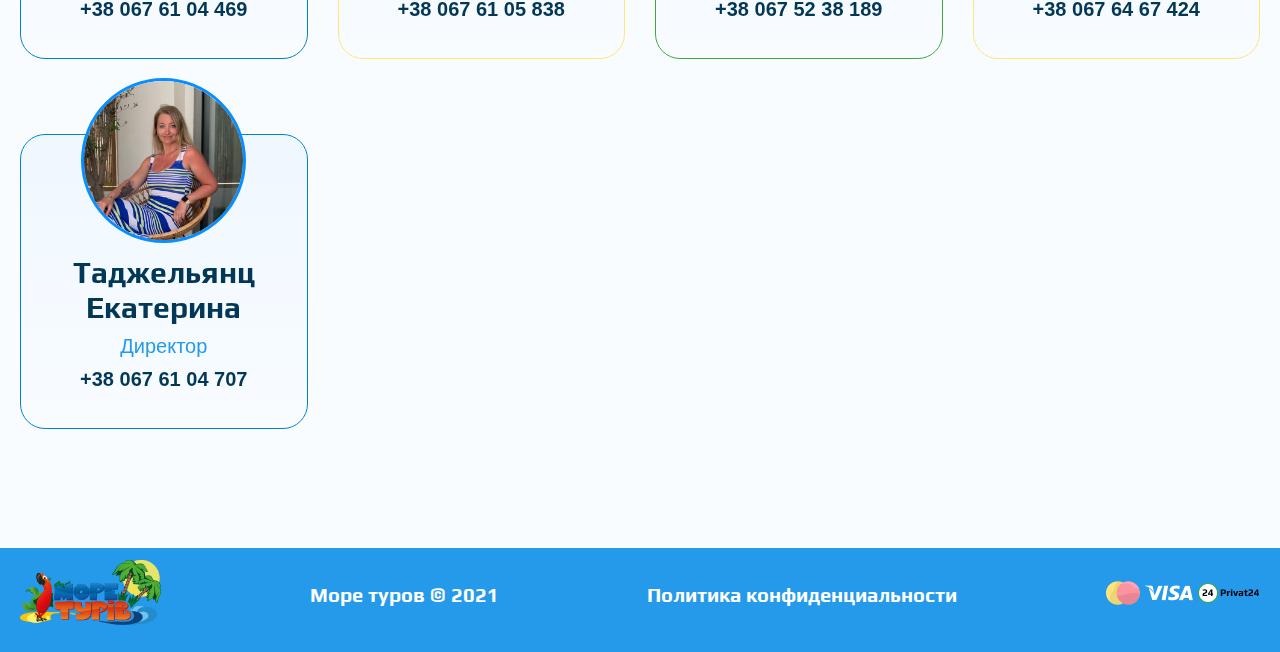
<file: app/contactsRu.html>
<!DOCTYPE html>
<html lang="ru">
<head>
    <link href="https://fonts.googleapis.com/css?family=Open+Sans:300,400,600,700&subset=cyrillic" rel="stylesheet">
    <link rel="Stylesheet" href="https://export.otpusk.com/os/onsite/form.css" type="text/css" />
    <link rel="Stylesheet" href="https://export.otpusk.com/os/onsite/result.css" type="text/css" />
    <link rel="Stylesheet" href="https://export.otpusk.com/os/onsite/tour.css" type="text/css" />
    <meta charset="UTF-8">

    <!-- Useful meta tags -->
    <meta name="viewport" content="width=device-width, initial-scale=1">
    <meta name="description" content="">
    <link rel="stylesheet" href="css/app.min.css">
    <title>Home</title>
    <link rel="preconnect" href="https://fonts.gstatic.com">
    <link href="https://fonts.googleapis.com/css2?family=Play:wght@400;700&display=swap" rel="stylesheet">
</head>
<body>
<header class="header header_contacts">
    <div class="container">
        <a href="indexRu.html" class="header__logo">
            <img src="img/header/01.png" alt="">
        </a>
        <div class="header__menu">
            <a href="indexRu.html#search" class="header__link">Поиск туров</a>
            <a href="indexRu.html#tour" class="header__link">Горящие туры</a>
            <a href="indexRu.html#hero" class="header__link">Автобусные туры</a>
            <a href="indexRu.html#services" class="header__link">Услуги</a>
            <a href="countryRu.html" class="header__link">Страны</a>
            <a href="contactsRu.html" class="header__link header__link_active">Контакты</a>
        </div>
        <div class="header__language">
            <div class="header__language-top">
                <span>Рус</span>
                <svg width="12" height="13" viewBox="0 0 12 13" fill="none" xmlns="http://www.w3.org/2000/svg">
                    <g clip-path="url(#clip0)">
                        <path d="M8.11785 6.49723L2.90319 11.7119C2.72291 11.8922 2.72291 12.1845 2.90319 12.3648C3.08352 12.5451 3.37581 12.5451 3.55611 12.3648L9.09724 6.82369C9.27748 6.64338 9.27748 6.35107 9.09724 6.17077L3.55611 0.629638C3.37267 0.452474 3.08035 0.457561 2.90319 0.641002C2.73038 0.819952 2.73038 1.10364 2.90319 1.28256L8.11785 6.49723Z" fill="#F8FCFF"/>
                    </g>
                    <defs>
                        <clipPath id="clip0">
                            <rect width="12" height="12" fill="white" transform="translate(12 12.5) rotate(-180)"/>
                        </clipPath>
                    </defs>
                </svg>
            </div>
            <div class="header__language-bottom">
                <a href="contacts.html">Укр</a>
            </div>
        </div>
        <div class="header__phone">
            <span class="header-number">+38 067 610 47 07</span>
            <span>Позвоните мне</span>
        </div>
        <div class="header__button">
            <script>
                var osLang = 'ru';
            </script>
            <script src="https://export.otpusk.com/js/order"></script>
            <a onclick="otpMainOrder.showForm(this, '31003-2a242-cd507-6844e-1fb16');" class="os-order-form-submit_button" data-country="" data-city="" data-date="" data-other="" data-people="" data-len="" data-comment="" data-office="" data-title-text="Заказать тур">Заказать тур</a>
        </div>
        <div class="header__burger">
            <div></div>
            <div></div>
            <div></div>
        </div>
    </div>
</header>
<div class="main">
    <section class="contacts">
        <div class="container">
            <div class="contacts__titles">
                <h1>Контакты</h1>
                <h2>Напишите нам или позвоните - мы всегда рады помочь</h2>
            </div>
            <div class="contacts__content">
                <div class="contacts__info">
                    <div class="contacts__phone contacts__contact">
                        <div class="contacts__img">
                            <svg width="31" height="30" viewBox="0 0 31 30" fill="none" xmlns="http://www.w3.org/2000/svg">
                                <g clip-path="url(#clip202)">
                                    <path d="M22.1338 29.9999C21.1397 29.9999 20.154 29.8287 19.1901 29.4876C14.9439 27.985 11.0025 25.5376 7.79183 22.4101C4.58119 19.2825 2.06885 15.443 0.526386 11.3065C0.0307159 9.97723 -0.115561 8.60502 0.0917649 7.22788C0.285979 5.93794 0.798912 4.68566 1.57517 3.60641C2.35485 2.52241 3.39431 1.62081 4.58113 0.999097C5.84674 0.336136 7.22813 -6.10352e-05 8.68705 -6.10352e-05C9.1408 -6.10352e-05 9.53296 0.308774 9.62805 0.740944L11.1386 7.60779C11.207 7.91874 11.1089 8.24228 10.8781 8.46715L8.297 10.9814C10.7319 15.6972 14.6828 19.546 19.5238 21.9178L22.1048 19.4035C22.3356 19.1787 22.6678 19.0833 22.987 19.1498L30.0361 20.6212C30.4798 20.7139 30.7968 21.0959 30.7968 21.5379C30.7968 22.9591 30.4517 24.3048 29.7711 25.5377C29.1328 26.6938 28.2073 27.7064 27.0945 28.4659C25.9867 29.2221 24.7012 29.7217 23.3769 29.9109C22.962 29.9703 22.5471 29.9999 22.1338 29.9999ZM7.91814 1.91588C5.99374 2.12282 4.28569 3.1054 3.15144 4.68238C1.87596 6.45565 1.57854 8.63671 2.33542 10.6664C5.3009 18.6188 11.6837 24.8366 19.8472 27.7254C21.9308 28.4627 24.1698 28.173 25.9902 26.9305C27.609 25.8255 28.6177 24.1617 28.8301 22.287L23.0957 21.09L20.4001 23.7158C20.1133 23.9953 19.6774 24.0695 19.3104 23.9015C13.5851 21.2813 8.95062 16.7667 6.26085 11.1894C6.08841 10.8318 6.16455 10.4072 6.45139 10.1279L9.14694 7.50203L7.91814 1.91588Z" fill="white"/>
                                </g>
                                <defs>
                                    <clipPath id="clip202">
                                        <rect width="30.7965" height="30" fill="white"/>
                                    </clipPath>
                                </defs>
                            </svg>
                        </div>
                        <div class="contacts__text">
                            <span>+38 067 610 47 07</span>
                            <span>+38 095 314 16 94</span>
                        </div>
                    </div>
                    <div class="contacts__email contacts__contact">
                        <div class="contacts__img">
                            <svg width="30" height="30" viewBox="0 0 30 30" fill="none" xmlns="http://www.w3.org/2000/svg">
                                <path d="M27.3633 4.45312H2.63672C1.1799 4.45312 0 5.64035 0 7.08984V22.9102C0 24.3683 1.18857 25.5469 2.63672 25.5469H27.3633C28.8079 25.5469 30 24.3732 30 22.9102V7.08984C30 5.64293 28.8248 4.45312 27.3633 4.45312ZM26.994 6.21094C26.4553 6.74678 17.1846 15.9687 16.8645 16.2871C16.3664 16.7852 15.7043 17.0594 15 17.0594C14.2957 17.0594 13.6336 16.7851 13.1339 16.2855C12.9186 16.0713 3.75018 6.95121 3.00598 6.21094H26.994ZM1.75781 22.5524V7.44873L9.35379 15.0047L1.75781 22.5524ZM3.00709 23.7891L10.6001 16.2444L11.8926 17.5301C12.7226 18.3601 13.8262 18.8172 15 18.8172C16.1738 18.8172 17.2774 18.3601 18.1058 17.5317L19.3999 16.2444L26.9929 23.7891H3.00709ZM28.2422 22.5524L20.6462 15.0047L28.2422 7.44873V22.5524Z" fill="white"/>
                            </svg>
                        </div>
                        <div class="contacts__text">
                            <span>info@mtzp.com.ua</span>
                        </div>
                    </div>
                    <div class="contacts__location contacts__contact">
                        <div class="contacts__img">
                            <svg width="33" height="33" viewBox="0 0 33 33" fill="none" xmlns="http://www.w3.org/2000/svg">
                                <g clip-path="url(#clip203)">
                                    <path d="M16.7258 0.794556C10.5165 0.794556 5.46484 5.84623 5.46484 12.0555C5.46484 14.1535 6.04597 16.2008 7.1458 17.9771L16.0848 32.3822C16.2561 32.6581 16.5577 32.8258 16.8822 32.8258C16.8847 32.8258 16.8871 32.8258 16.8896 32.8258C17.2169 32.8232 17.5192 32.6504 17.6873 32.3696L26.3985 17.8249C27.4376 16.0862 27.9868 14.0912 27.9868 12.0555C27.9868 5.84623 22.9351 0.794556 16.7258 0.794556ZM24.7878 16.8614L16.868 30.0848L8.74098 16.9882C7.82552 15.5098 7.32916 13.8041 7.32916 12.0555C7.32916 6.88112 11.5514 2.65887 16.7258 2.65887C21.9003 2.65887 26.1162 6.88112 26.1162 12.0555C26.1162 13.7523 25.6526 15.4143 24.7878 16.8614Z" fill="white"/>
                                    <path d="M16.7257 6.42505C13.6211 6.42505 11.0952 8.95089 11.0952 12.0555C11.0952 15.1404 13.58 17.686 16.7257 17.686C19.9103 17.686 22.3562 15.1065 22.3562 12.0555C22.3562 8.95089 19.8304 6.42505 16.7257 6.42505ZM16.7257 15.8217C14.6451 15.8217 12.9595 14.1305 12.9595 12.0555C12.9595 9.98577 14.6559 8.28937 16.7257 8.28937C18.7955 8.28937 20.4856 9.98577 20.4856 12.0555C20.4856 14.1002 18.8393 15.8217 16.7257 15.8217Z" fill="white"/>
                                </g>
                                <defs>
                                    <clipPath id="clip203">
                                        <rect width="32.0312" height="32.0312" fill="white" transform="translate(0.709961 0.794556)"/>
                                    </clipPath>
                                </defs>
                            </svg>
                        </div>
                        <div class="contacts__text">
                            <span>г. Запорожье,<br> пр. Соборный 62
                            </span>
                        </div>
                    </div>
                    <p>Подписывайся на наши соцсети и получай горящие предложения уже сегодня</p>
                    <div class="contacts__socials">
                        <a href="https://invite.viber.com/?g2=AQB466iGbDhhhEhdtF%2FvMSSK0YFQ68%2BAW9ocQ45YAQNVDAB0KCKqVYxHiABMZ5l1">
                            <svg width="16" height="16" viewBox="0 0 16 16" fill="none" xmlns="http://www.w3.org/2000/svg">
                                <g clip-path="url(#clip21)">
                                    <path d="M15.4367 9.26247C15.9141 5.24447 15.2074 2.70781 13.9327 1.56047L13.9334 1.55981C11.8761 -0.399526 4.92805 -0.689526 2.46672 1.64781C1.36139 2.79114 0.972053 4.46914 0.929386 6.54647C0.88672 8.62447 0.836053 12.5171 4.46339 13.5731H4.46672L4.46339 15.1858C4.46339 15.1858 4.43872 15.8391 4.85605 15.9705C5.33339 16.1251 5.54939 15.8218 7.03405 14.0485C9.51672 14.2638 11.4234 13.7705 11.6401 13.6985C12.1414 13.5305 14.9781 13.1551 15.4367 9.26247ZM7.27872 12.9138C7.27872 12.9138 5.70739 14.8731 5.21872 15.3818C5.05872 15.5471 4.88339 15.5318 4.88605 15.2038C4.88605 14.9885 4.89805 12.5265 4.89805 12.5265C1.82272 11.6451 2.00405 8.33047 2.03739 6.59647C2.07072 4.86181 2.38805 3.44114 3.32405 2.48447C5.48339 0.459808 11.5747 0.912474 13.1267 2.37114C15.0241 4.05314 14.3487 8.80514 14.3527 8.96714C13.9627 12.2165 11.6641 12.4225 11.2414 12.5631C11.0607 12.6231 9.38405 13.0545 7.27872 12.9138Z" fill="white"/>
                                    <path d="M8.14953 2.86462C7.89286 2.86462 7.89286 3.26462 8.14953 3.26796C10.1409 3.28329 11.7809 4.67129 11.7989 7.21729C11.7989 7.48596 12.1922 7.48263 12.1889 7.21396H12.1882C12.1669 4.47062 10.3762 2.87996 8.14953 2.86462Z" fill="white"/>
                                    <path d="M10.768 6.7952C10.762 7.06053 11.1546 7.0732 11.158 6.80453C11.1906 5.29187 10.258 4.04587 8.50528 3.91454C8.24861 3.89587 8.22194 4.2992 8.47794 4.31787C9.99795 4.4332 10.7986 5.47054 10.768 6.7952Z" fill="white"/>
                                    <path d="M10.3468 8.51579C10.0175 8.32512 9.68216 8.44379 9.54349 8.63112L9.25349 9.00645C9.10616 9.19712 8.83082 9.17179 8.83082 9.17179C6.82149 8.64045 6.28416 6.53779 6.28416 6.53779C6.28416 6.53779 6.25949 6.25312 6.44349 6.10045L6.80616 5.80045C6.98749 5.65645 7.10216 5.30979 6.91749 4.96912C6.42416 4.07778 6.09282 3.77045 5.92416 3.53445C5.74682 3.31245 5.48016 3.26245 5.20282 3.41245H5.19682C4.62016 3.74978 3.98882 4.38112 4.19082 5.03112C4.53549 5.71645 5.16882 7.90112 7.18749 9.55179C8.13616 10.3325 9.63749 11.1325 10.2748 11.3171L10.2808 11.3265C10.9088 11.5358 11.5195 10.8798 11.8455 10.2858V10.2811C11.9902 9.99379 11.9422 9.72179 11.7308 9.54379C11.3562 9.17845 10.7908 8.77512 10.3468 8.51579Z" fill="white"/>
                                    <path d="M8.77891 5.40266C9.41958 5.43999 9.73025 5.77466 9.76358 6.462C9.77558 6.73066 10.1656 6.712 10.1536 6.44333C10.1109 5.546 9.64292 5.04599 8.80024 4.99933C8.54358 4.98399 8.51958 5.38733 8.77891 5.40266Z" fill="white"/>
                                </g>
                                <defs>
                                    <clipPath id="clip21">
                                        <rect width="16" height="16" fill="white" transform="translate(0 -0.00012207)"/>
                                    </clipPath>
                                </defs>
                            </svg>
                        </a>
                        <a href="https://t.me/morezp">
                            <svg width="16" height="16" viewBox="0 0 16 16" fill="none" xmlns="http://www.w3.org/2000/svg">
                                <g clip-path="url(#clip22)">
                                    <path d="M15.753 1.58923C15.5575 1.35022 15.2648 1.21863 14.9286 1.21863C14.7459 1.21863 14.5523 1.25708 14.3533 1.33313L0.809595 6.50317C0.0908454 6.77747 -0.00595632 7.18909 0.000269252 7.41003C0.00649483 7.63098 0.12649 8.0365 0.859644 8.26978C0.864039 8.27112 0.868433 8.27246 0.872828 8.27368L3.68215 9.07764L5.20144 13.4221C5.40859 14.0144 5.87356 14.3823 6.41506 14.3823C6.75649 14.3823 7.09231 14.2393 7.38625 13.9688L9.12393 12.3688L11.6443 14.3982C11.6446 14.3984 11.6449 14.3986 11.6452 14.3988L11.6691 14.4181C11.6713 14.4198 11.6736 14.4216 11.6758 14.4233C11.956 14.6406 12.2617 14.7554 12.5604 14.7555H12.5606C13.1442 14.7555 13.6089 14.3235 13.7443 13.655L15.9634 2.69751C16.0525 2.25769 15.9778 1.86414 15.753 1.58923ZM4.62197 8.92493L10.042 6.15601L6.66714 9.74207C6.61184 9.80078 6.57266 9.87268 6.55337 9.95093L5.90261 12.5869L4.62197 8.92493ZM6.75112 13.2791C6.72866 13.2997 6.70608 13.3181 6.6835 13.3351L7.28726 10.8898L8.38552 11.7742L6.75112 13.2791ZM15.0446 2.51135L12.8255 13.469C12.8041 13.5739 12.7359 13.8179 12.5604 13.8179C12.4738 13.8179 12.3649 13.7706 12.2534 13.6848L9.39748 11.3853C9.39712 11.3849 9.39663 11.3845 9.39614 11.3843L7.6968 10.0159L12.5773 4.82996C12.7335 4.66394 12.7477 4.40967 12.6109 4.22729C12.4739 4.04492 12.2257 3.98755 12.0227 4.09131L3.99563 8.19214L1.1481 7.37744L14.6876 2.20898C14.802 2.16528 14.8819 2.15613 14.9286 2.15613C14.9573 2.15613 15.0083 2.15955 15.0272 2.18286C15.0521 2.21326 15.0839 2.31689 15.0446 2.51135Z" fill="white"/>
                                </g>
                                <defs>
                                    <clipPath id="clip22">
                                        <rect width="16" height="16" fill="white" transform="translate(0 -0.00012207)"/>
                                    </clipPath>
                                </defs>
                            </svg>
                        </a>
                        <a href="https://www.facebook.com/moreturovsoborniy/">
                            <svg width="16" height="16" viewBox="0 0 16 16" fill="none" xmlns="http://www.w3.org/2000/svg">
                                <g clip-path="url(#clip23)">
                                    <path d="M9.08031 15.9686H6.51304C6.08423 15.9686 5.7354 15.6205 5.7354 15.1925V9.41321H4.2376C3.80879 9.41321 3.45996 9.06494 3.45996 8.63709V6.16065C3.45996 5.73267 3.80879 5.38452 4.2376 5.38452H5.7354V4.14441C5.7354 2.9148 6.12227 1.86865 6.85404 1.11926C7.58912 0.366455 8.6164 -0.0313721 9.82481 -0.0313721L11.7827 -0.0281983C12.2108 -0.0274658 12.559 0.320679 12.559 0.747925V3.04724C12.559 3.47522 12.2103 3.82337 11.7816 3.82337L10.4634 3.82385C10.0614 3.82385 9.95898 3.9043 9.93709 3.92896C9.90101 3.96985 9.85808 4.08545 9.85808 4.40466V5.3844H11.6826C11.8199 5.3844 11.953 5.41821 12.0674 5.48194C12.314 5.61951 12.4674 5.87964 12.4674 6.16077L12.4664 8.63721C12.4664 9.06494 12.1176 9.41309 11.6888 9.41309H9.85808V15.1925C9.85808 15.6205 9.50913 15.9686 9.08031 15.9686ZM6.67523 15.0306H8.91813V8.99329C8.91813 8.70752 9.15113 8.4751 9.43734 8.4751H11.5266L11.5275 6.32251H9.43721C9.15101 6.32251 8.91813 6.09009 8.91813 5.80432V4.40466C8.91813 4.03821 8.95544 3.62146 9.23259 3.30823C9.56747 2.92957 10.0952 2.88586 10.4631 2.88586L11.6192 2.88538V0.909546L9.82408 0.906616C7.88205 0.906616 6.67523 2.14734 6.67523 4.14441V5.80432C6.67523 6.08997 6.44235 6.32251 6.15615 6.32251H4.39979V8.4751H6.15615C6.44235 8.4751 6.67523 8.70752 6.67523 8.99329V15.0306ZM11.7809 0.90979H11.781H11.7809Z" fill="white"/>
                                </g>
                                <defs>
                                    <clipPath id="clip23">
                                        <rect width="16" height="16" fill="white" transform="translate(0 -0.00012207)"/>
                                    </clipPath>
                                </defs>
                            </svg>
                        </a>
                        <a href="https://www.instagram.com/moreturovsoborniy/">
                            <svg width="16" height="16" viewBox="0 0 16 16" fill="none" xmlns="http://www.w3.org/2000/svg">
                                <g clip-path="url(#clip201)">
                                    <path d="M11.3523 -0.00012207H4.64775C2.08497 -0.00012207 0 2.08485 0 4.64763V11.3521C0 13.9149 2.08497 15.9999 4.64775 15.9999H11.3523C13.915 15.9999 16 13.9149 16 11.3522V4.64763C16 2.08485 13.915 -0.00012207 11.3523 -0.00012207ZM14.75 11.3521C14.75 13.2257 13.2258 14.7499 11.3523 14.7499H4.64775C2.77422 14.7499 1.25 13.2257 1.25 11.3522V4.64763C1.25 2.7741 2.77422 1.24988 4.64775 1.24988H11.3523C13.2258 1.24988 14.75 2.7741 14.75 4.64763V11.3521Z" fill="white"/>
                                    <path d="M8 3.68738C5.62206 3.68738 3.6875 5.62194 3.6875 7.99988C3.6875 10.3778 5.62206 12.3124 8 12.3124C10.3779 12.3124 12.3125 10.3778 12.3125 7.99988C12.3125 5.62194 10.3779 3.68738 8 3.68738ZM8 11.0624C6.31134 11.0624 4.9375 9.68853 4.9375 7.99988C4.9375 6.31122 6.31134 4.93738 8 4.93738C9.68866 4.93738 11.0625 6.31122 11.0625 7.99988C11.0625 9.68853 9.68866 11.0624 8 11.0624Z" fill="white"/>
                                    <path d="M12.375 4.24988C12.7202 4.24988 13 3.97006 13 3.62488C13 3.2797 12.7202 2.99988 12.375 2.99988C12.0298 2.99988 11.75 3.2797 11.75 3.62488C11.75 3.97006 12.0298 4.24988 12.375 4.24988Z" fill="white"/>
                                </g>
                                <defs>
                                    <clipPath id="clip201">
                                        <rect width="16" height="16" fill="white" transform="translate(0 -0.00012207)"/>
                                    </clipPath>
                                </defs>
                            </svg>
                        </a>
                    </div>
                </div>
                <div class="contacts__form">
                    <h3>Есть вопросы?</h3>
                    <h4>Напишите нам и мы с радостью вам поможем</h4>
                    <form action="">
                        <input type="text" placeholder="Ваше имя" required>
                        <input type="text" placeholder="Ваш телефон" required>
                        <textarea name="" id="" cols="" rows="4" placeholder="Ваше сообщение"></textarea>
                        <button type="submit">Оставить заявку</button>
                    </form>
                </div>
            </div>
        </div>
    </section>
    <section class="team">
        <div class="container">
            <h1>Наша команда</h1>
            <div class="team__persons">
                <div class="team__person">
                    <div class="team__img">
                        <img src="img/team/01.jpg" alt="">
                    </div>
                    <div class="team__text">
                        <h2>Реуцкая Татьяна</h2>
                        <h3>Тур-менеджер</h3>
                        <h4>+38 067 61 04 469</h4>
                    </div>
                </div>
                <div class="team__person">
                    <div class="team__img">
                        <img src="img/team/02.JPG" alt="">
                    </div>
                    <div class="team__text">
                        <h2>Дрыга Диана</h2>
                        <h3>Тур-менеджер</h3>
                        <h4>+38 067 61 05 838</h4>
                    </div>
                </div>
                <div class="team__person">
                    <div class="team__img">
                        <img src="img/team/03.jpg" alt="">
                    </div>
                    <div class="team__text">
                        <h2>Голяндина Алина</h2>
                        <h3>Тур-менеджер</h3>
                        <h4>+38 067 52 38 189</h4>
                    </div>
                </div>
                <div class="team__person">
                    <div class="team__img">
                        <img src="img/team/04.jpg" alt="">
                    </div>
                    <div class="team__text">
                        <h2>Мамонова Лера</h2>
                        <h3>Тур-менеджер</h3>
                        <h4>+38 067 64 67 424</h4>
                    </div>
                </div>

                <div class="team__person">
                    <div class="team__img">
                        <img src="img/team/06.jpg" alt="">
                    </div>
                    <div class="team__text">
                        <h2>Таджельянц Екатерина</h2>
                        <h3>Директор</h3>
                        <h4>+38 067 61 04 707</h4>
                    </div>
                </div>
            </div>
        </div>
    </section>
</div>
<footer class="footer footer_contacts">
    <div class="container">
        <div class="footer__top">
            <iframe src="https://www.google.com/maps/embed?pb=!1m18!1m12!1m3!1d2679.2756627761437!2d35.17717971582619!3d47.81487528155987!2m3!1f0!2f0!3f0!3m2!1i1024!2i768!4f13.1!3m3!1m2!1s0x40dc5e0c851525eb%3A0x1dfd34b71284f3ef!2z0L_RgNC-0YHQv9C10LrRgiDQodC-0LHQvtGA0L3QuNC5LCA2Miwg0JfQsNC_0L7RgNGW0LbQttGPLCDQl9Cw0L_QvtGA0ZbQt9GM0LrQsCDQvtCx0LvQsNGB0YLRjCwg0KPQutGA0LDRl9C90LAsIDY5MDAw!5e0!3m2!1suk!2spl!4v1622392168855!5m2!1suk!2spl" width="100%" height="100%" style="border:0;" allowfullscreen="" loading="lazy"></iframe>
            <div class="footer__content">
                <div class="footer__contacts">
                    <h1>Контакты</h1>
                    <div class="footer__phone">
                        <span>+38 067 610 47 07</span>
                        <span>+38 095 314 16 94</span>
                    </div>
                    <div class="footer__email">
                        <span>info@mtzp.com.ua</span>
                    </div>
                    <div class="footer__location">
                        <span>г. Запорожье, пр. Соборный 62</span>
                    </div>
                    <div class="footer__socials">
                        <a href="https://invite.viber.com/?g2=AQB466iGbDhhhEhdtF%2FvMSSK0YFQ68%2BAW9ocQ45YAQNVDAB0KCKqVYxHiABMZ5l1" class="footer__social">
                            <svg width="16" height="16" viewBox="0 0 16 16" fill="none" xmlns="http://www.w3.org/2000/svg">
                                <g clip-path="url(#clip14)">
                                    <path d="M15.4367 9.2626C15.9141 5.2446 15.2074 2.70793 13.9327 1.5606L13.9334 1.55993C11.8761 -0.399404 4.92805 -0.689404 2.46672 1.64793C1.36139 2.79126 0.972053 4.46926 0.929386 6.5466C0.88672 8.6246 0.836053 12.5173 4.46339 13.5733H4.46672L4.46339 15.1859C4.46339 15.1859 4.43872 15.8393 4.85605 15.9706C5.33339 16.1253 5.54939 15.8219 7.03405 14.0486C9.51672 14.2639 11.4234 13.7706 11.6401 13.6986C12.1414 13.5306 14.9781 13.1553 15.4367 9.2626ZM7.27872 12.9139C7.27872 12.9139 5.70739 14.8733 5.21872 15.3819C5.05872 15.5473 4.88339 15.5319 4.88605 15.2039C4.88605 14.9886 4.89805 12.5266 4.89805 12.5266C1.82272 11.6453 2.00405 8.3306 2.03739 6.5966C2.07072 4.86193 2.38805 3.44126 3.32405 2.4846C5.48339 0.45993 11.5747 0.912596 13.1267 2.37126C15.0241 4.05326 14.3487 8.80526 14.3527 8.96726C13.9627 12.2166 11.6641 12.4226 11.2414 12.5633C11.0607 12.6233 9.38405 13.0546 7.27872 12.9139Z" fill="white"/>
                                    <path d="M8.14944 2.86475C7.89277 2.86475 7.89277 3.26475 8.14944 3.26808C10.1408 3.28341 11.7808 4.67141 11.7988 7.21741C11.7988 7.48608 12.1921 7.48275 12.1888 7.21408H12.1881C12.1668 4.47075 10.3761 2.88008 8.14944 2.86475Z" fill="white"/>
                                    <path d="M10.7679 6.79532C10.7619 7.06066 11.1545 7.07332 11.1579 6.80466C11.1905 5.29199 10.2579 4.04599 8.50519 3.91466C8.24852 3.89599 8.22185 4.29933 8.47785 4.31799C9.99786 4.43333 10.7985 5.47066 10.7679 6.79532Z" fill="white"/>
                                    <path d="M10.3469 8.51591C10.0176 8.32524 9.68225 8.44391 9.54358 8.63124L9.25358 9.00658C9.10625 9.19724 8.83092 9.17191 8.83092 9.17191C6.82158 8.64058 6.28425 6.53791 6.28425 6.53791C6.28425 6.53791 6.25958 6.25324 6.44358 6.10057L6.80625 5.80057C6.98758 5.65657 7.10225 5.30991 6.91758 4.96924C6.42425 4.07791 6.09292 3.77057 5.92425 3.53457C5.74692 3.31257 5.48025 3.26257 5.20292 3.41257H5.19692C4.62025 3.74991 3.98892 4.38124 4.19092 5.03124C4.53558 5.71657 5.16892 7.90124 7.18758 9.55191C8.13625 10.3326 9.63758 11.1326 10.2749 11.3172L10.2809 11.3266C10.9089 11.5359 11.5196 10.8799 11.8456 10.2859V10.2812C11.9902 9.99391 11.9422 9.72191 11.7309 9.54391C11.3562 9.17858 10.7909 8.77524 10.3469 8.51591Z" fill="white"/>
                                    <path d="M8.77891 5.40278C9.41958 5.44012 9.73025 5.77478 9.76358 6.46212C9.77558 6.73079 10.1656 6.71212 10.1536 6.44345C10.1109 5.54612 9.64292 5.04612 8.80024 4.99945C8.54358 4.98412 8.51958 5.38745 8.77891 5.40278Z" fill="white"/>
                                </g>
                                <defs>
                                    <clipPath id="clip14">
                                        <rect width="16" height="16" fill="white"/>
                                    </clipPath>
                                </defs>
                            </svg>
                        </a>
                        <a href="https://t.me/morezp" class="footer__social">
                            <svg width="16" height="16" viewBox="0 0 16 16" fill="none" xmlns="http://www.w3.org/2000/svg">
                                <g clip-path="url(#clip15)">
                                    <path d="M15.7529 1.58936C15.5575 1.35034 15.2647 1.21875 14.9286 1.21875C14.7458 1.21875 14.5522 1.2572 14.3532 1.33325L0.809534 6.5033C0.0907844 6.77759 -0.00601736 7.18921 0.000208217 7.41016C0.00643379 7.6311 0.126429 8.03662 0.859583 8.2699C0.863978 8.27124 0.868372 8.27258 0.872767 8.2738L3.68209 9.07776L5.20138 13.4222C5.40853 14.0145 5.8735 14.3824 6.415 14.3824C6.75643 14.3824 7.09225 14.2394 7.38619 13.9689L9.12386 12.3689L11.6442 14.3983C11.6445 14.3986 11.6449 14.3987 11.6451 14.3989L11.669 14.4182C11.6712 14.4199 11.6735 14.4218 11.6757 14.4235C11.9559 14.6407 12.2617 14.7555 12.5604 14.7556H12.5605C13.1441 14.7556 13.6088 14.3236 13.7442 13.6552L15.9633 2.69763C16.0525 2.25781 15.9777 1.86426 15.7529 1.58936ZM4.62191 8.92505L10.042 6.15613L6.66708 9.74219C6.61178 9.8009 6.5726 9.8728 6.55331 9.95105L5.90255 12.587L4.62191 8.92505ZM6.75106 13.2792C6.7286 13.2998 6.70602 13.3182 6.68343 13.3352L7.28719 10.8899L8.38546 11.7743L6.75106 13.2792ZM15.0445 2.51147L12.8254 13.4691C12.804 13.574 12.7358 13.818 12.5604 13.818C12.4737 13.818 12.3648 13.7708 12.2534 13.6849L9.39742 11.3854C9.39706 11.385 9.39657 11.3846 9.39608 11.3844L7.69674 10.016L12.5772 4.83008C12.7335 4.66406 12.7476 4.40979 12.6108 4.22742C12.4738 4.04504 12.2257 3.98767 12.0227 4.09143L3.99557 8.19226L1.14804 7.37756L14.6876 2.20911C14.802 2.16541 14.8818 2.15625 14.9286 2.15625C14.9572 2.15625 15.0083 2.15967 15.0272 2.18298C15.0521 2.21338 15.0838 2.31702 15.0445 2.51147Z" fill="white"/>
                                </g>
                                <defs>
                                    <clipPath id="clip15">
                                        <rect width="16" height="16" fill="white"/>
                                    </clipPath>
                                </defs>
                            </svg>
                        </a>
                        <a href="https://www.facebook.com/moreturovsoborniy/" class="footer__social">
                            <svg width="16" height="16" viewBox="0 0 16 16" fill="none" xmlns="http://www.w3.org/2000/svg">
                                <g clip-path="url(#clip16)">
                                    <path d="M9.08013 15.9688H6.51286C6.08404 15.9688 5.73522 15.6206 5.73522 15.1926V9.41333H4.23742C3.8086 9.41333 3.45978 9.06507 3.45978 8.63721V6.16077C3.45978 5.73279 3.8086 5.38464 4.23742 5.38464H5.73522V4.14453C5.73522 2.91492 6.12208 1.86877 6.85386 1.11939C7.58894 0.366577 8.61621 -0.03125 9.82463 -0.03125L11.7826 -0.0280762C12.2106 -0.0273437 12.5589 0.320801 12.5589 0.748047V3.04736C12.5589 3.47534 12.2101 3.82349 11.7815 3.82349L10.4632 3.82398C10.0612 3.82398 9.9588 3.90442 9.93691 3.92908C9.90083 3.96997 9.8579 4.08557 9.8579 4.40479V5.38452H11.6824C11.8197 5.38452 11.9528 5.41834 12.0672 5.48206C12.3139 5.61963 12.4672 5.87976 12.4672 6.16089L12.4663 8.63733C12.4663 9.06507 12.1174 9.41321 11.6886 9.41321H9.8579V15.1926C9.8579 15.6206 9.50895 15.9688 9.08013 15.9688ZM6.67504 15.0308H8.91795V8.99341C8.91795 8.70764 9.15095 8.47522 9.43715 8.47522H11.5264L11.5273 6.32263H9.43703C9.15083 6.32263 8.91795 6.09021 8.91795 5.80444V4.40479C8.91795 4.03833 8.95525 3.62158 9.23241 3.30835C9.56729 2.92969 10.0951 2.88599 10.463 2.88599L11.619 2.8855V0.909668L9.82389 0.906739C7.88187 0.906739 6.67504 2.14746 6.67504 4.14453V5.80444C6.67504 6.09009 6.44217 6.32263 6.15596 6.32263H4.3996V8.47522H6.15596C6.44217 8.47522 6.67504 8.70764 6.67504 8.99341V15.0308ZM11.7807 0.909912H11.7808H11.7807Z" fill="white"/>
                                </g>
                                <defs>
                                    <clipPath id="clip16">
                                        <rect width="16" height="16" fill="white"/>
                                    </clipPath>
                                </defs>
                            </svg>
                        </a>
                        <a href="https://www.instagram.com/moreturovsoborniy/" class="footer__social">
                            <svg width="16" height="16" viewBox="0 0 16 16" fill="none" xmlns="http://www.w3.org/2000/svg">
                                <path d="M11.3523 0H4.64775C2.08497 0 0 2.08497 0 4.64775V11.3523C0 13.915 2.08497 16 4.64775 16H11.3523C13.915 16 16 13.915 16 11.3523V4.64775C16 2.08497 13.915 0 11.3523 0ZM14.75 11.3523C14.75 13.2258 13.2258 14.75 11.3523 14.75H4.64775C2.77422 14.75 1.25 13.2258 1.25 11.3523V4.64775C1.25 2.77422 2.77422 1.25 4.64775 1.25H11.3523C13.2258 1.25 14.75 2.77422 14.75 4.64775V11.3523Z" fill="white"/>
                                <path d="M8 3.6875C5.62206 3.6875 3.6875 5.62206 3.6875 8C3.6875 10.3779 5.62206 12.3125 8 12.3125C10.3779 12.3125 12.3125 10.3779 12.3125 8C12.3125 5.62206 10.3779 3.6875 8 3.6875ZM8 11.0625C6.31134 11.0625 4.9375 9.68866 4.9375 8C4.9375 6.31134 6.31134 4.9375 8 4.9375C9.68866 4.9375 11.0625 6.31134 11.0625 8C11.0625 9.68866 9.68866 11.0625 8 11.0625Z" fill="white"/>
                                <path d="M12.375 4.25C12.7202 4.25 13 3.97018 13 3.625C13 3.27982 12.7202 3 12.375 3C12.0298 3 11.75 3.27982 11.75 3.625C11.75 3.97018 12.0298 4.25 12.375 4.25Z" fill="white"/>
                            </svg>
                        </a>
                    </div>
                </div>
            </div>
        </div>
        <div class="footer__bottom">
            <div class="footer__content">
                <a href="index.html" class="footer__logo">
                    <img src="img/footer/01.png" alt="">
                </a>
                <span>Море туров © 2021</span>
                <span>Политика конфиденциальности</span>
                <div class="footer__cards">
                    <div class="footer__card">
                        <img src="img/footer/04.png" alt="">
                    </div>
                    <div class="footer__card">
                        <img src="img/footer/03.png" alt="">
                    </div>
                    <div class="footer__card">
                        <img src="img/footer/02.png" alt="">
                    </div>
                </div>
            </div>
        </div>
    </div>
</footer>
<script
        src="https://code.jquery.com/jquery-3.5.1.min.js"
        integrity="sha256-9/aliU8dGd2tb6OSsuzixeV4y/faTqgFtohetphbbj0="
        crossorigin="anonymous"></script>
<script src="https://unpkg.com/swiper/swiper-bundle.min.js"></script>
<script src="js/app.min.js"></script>
</body>
</html>
</file>
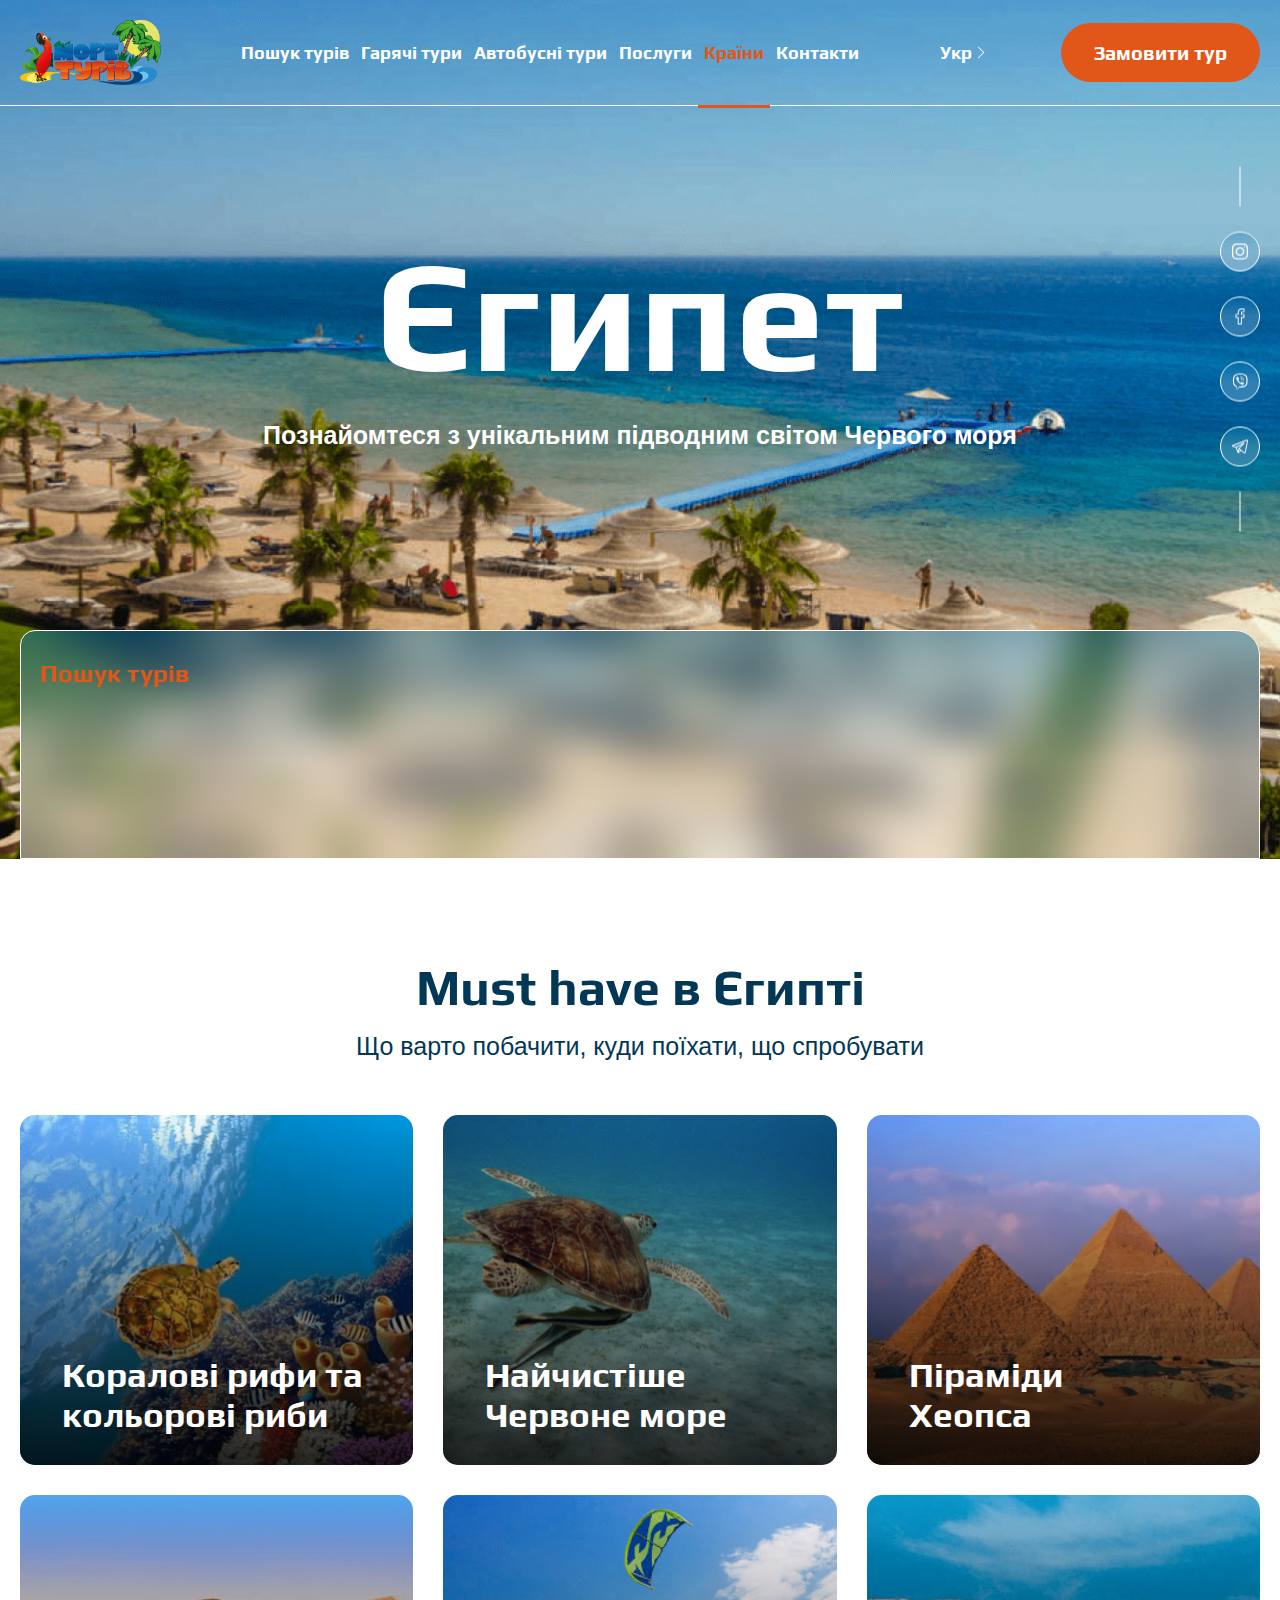
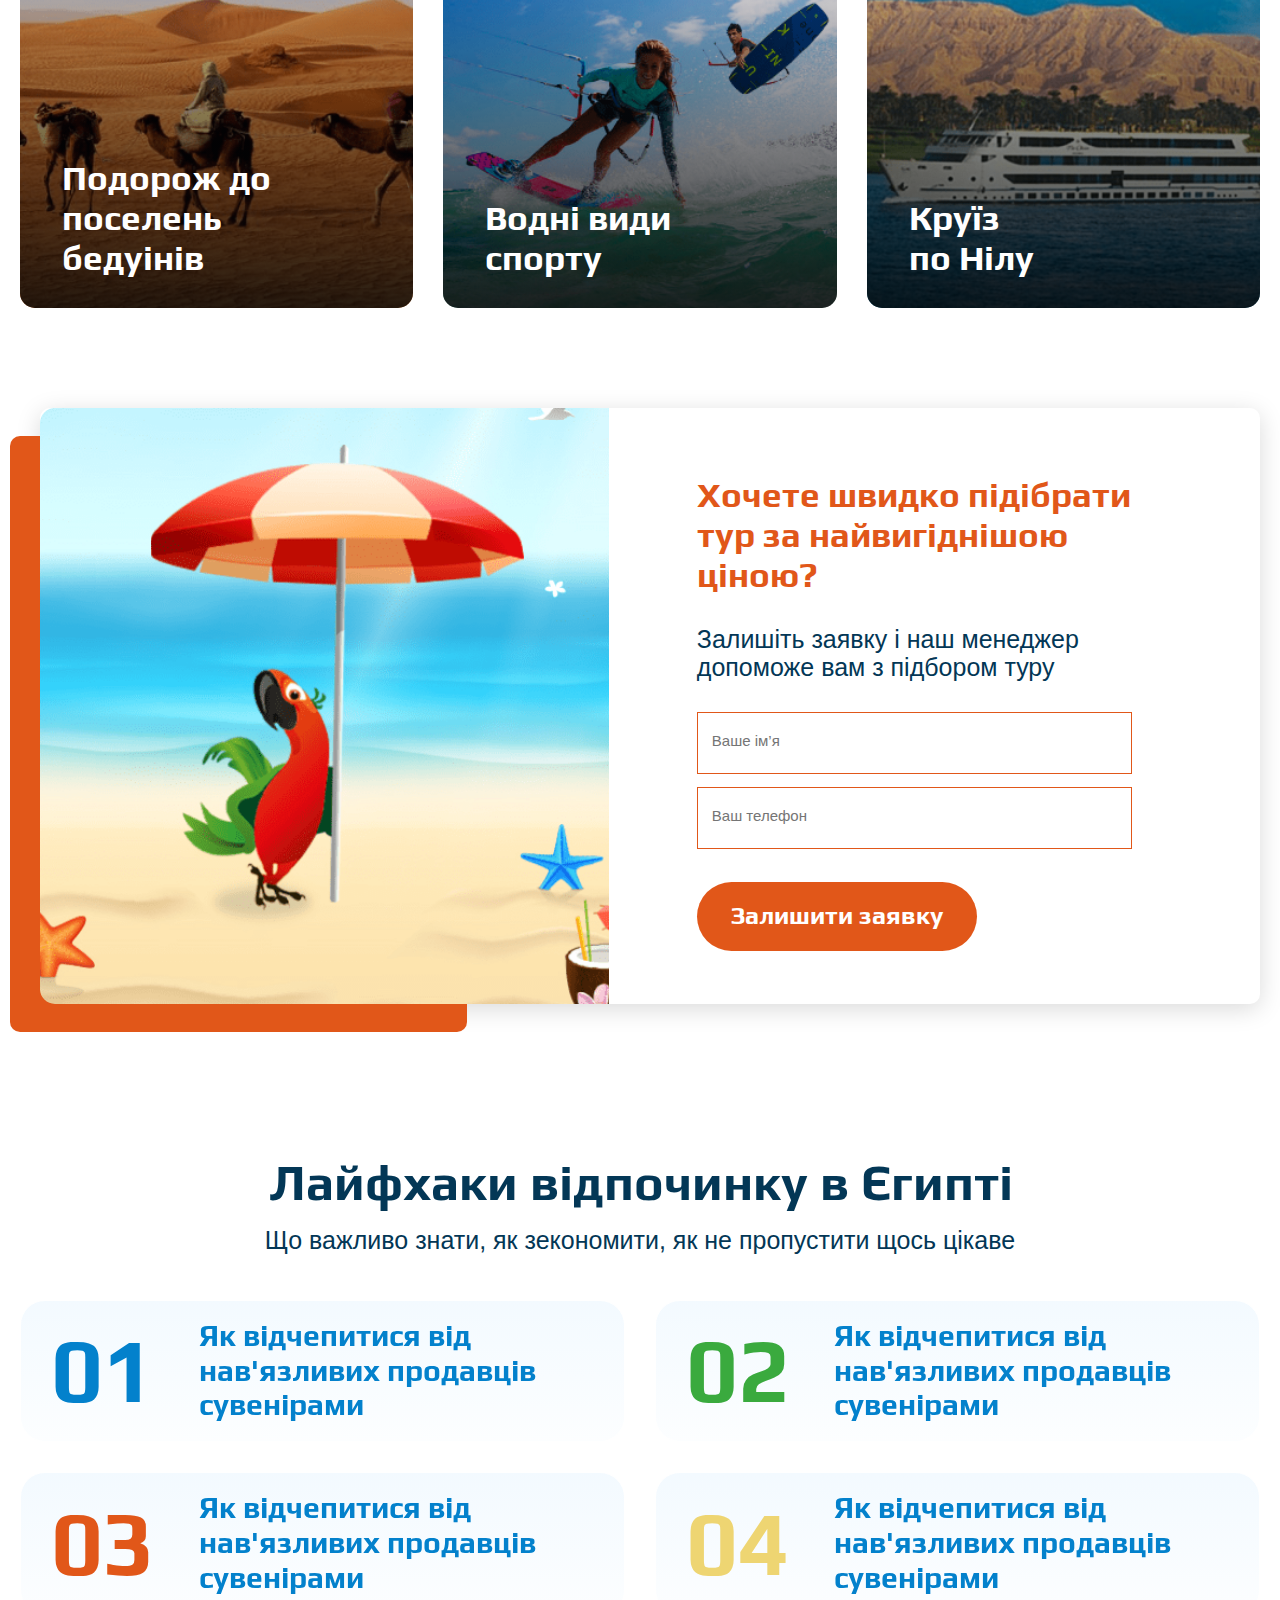
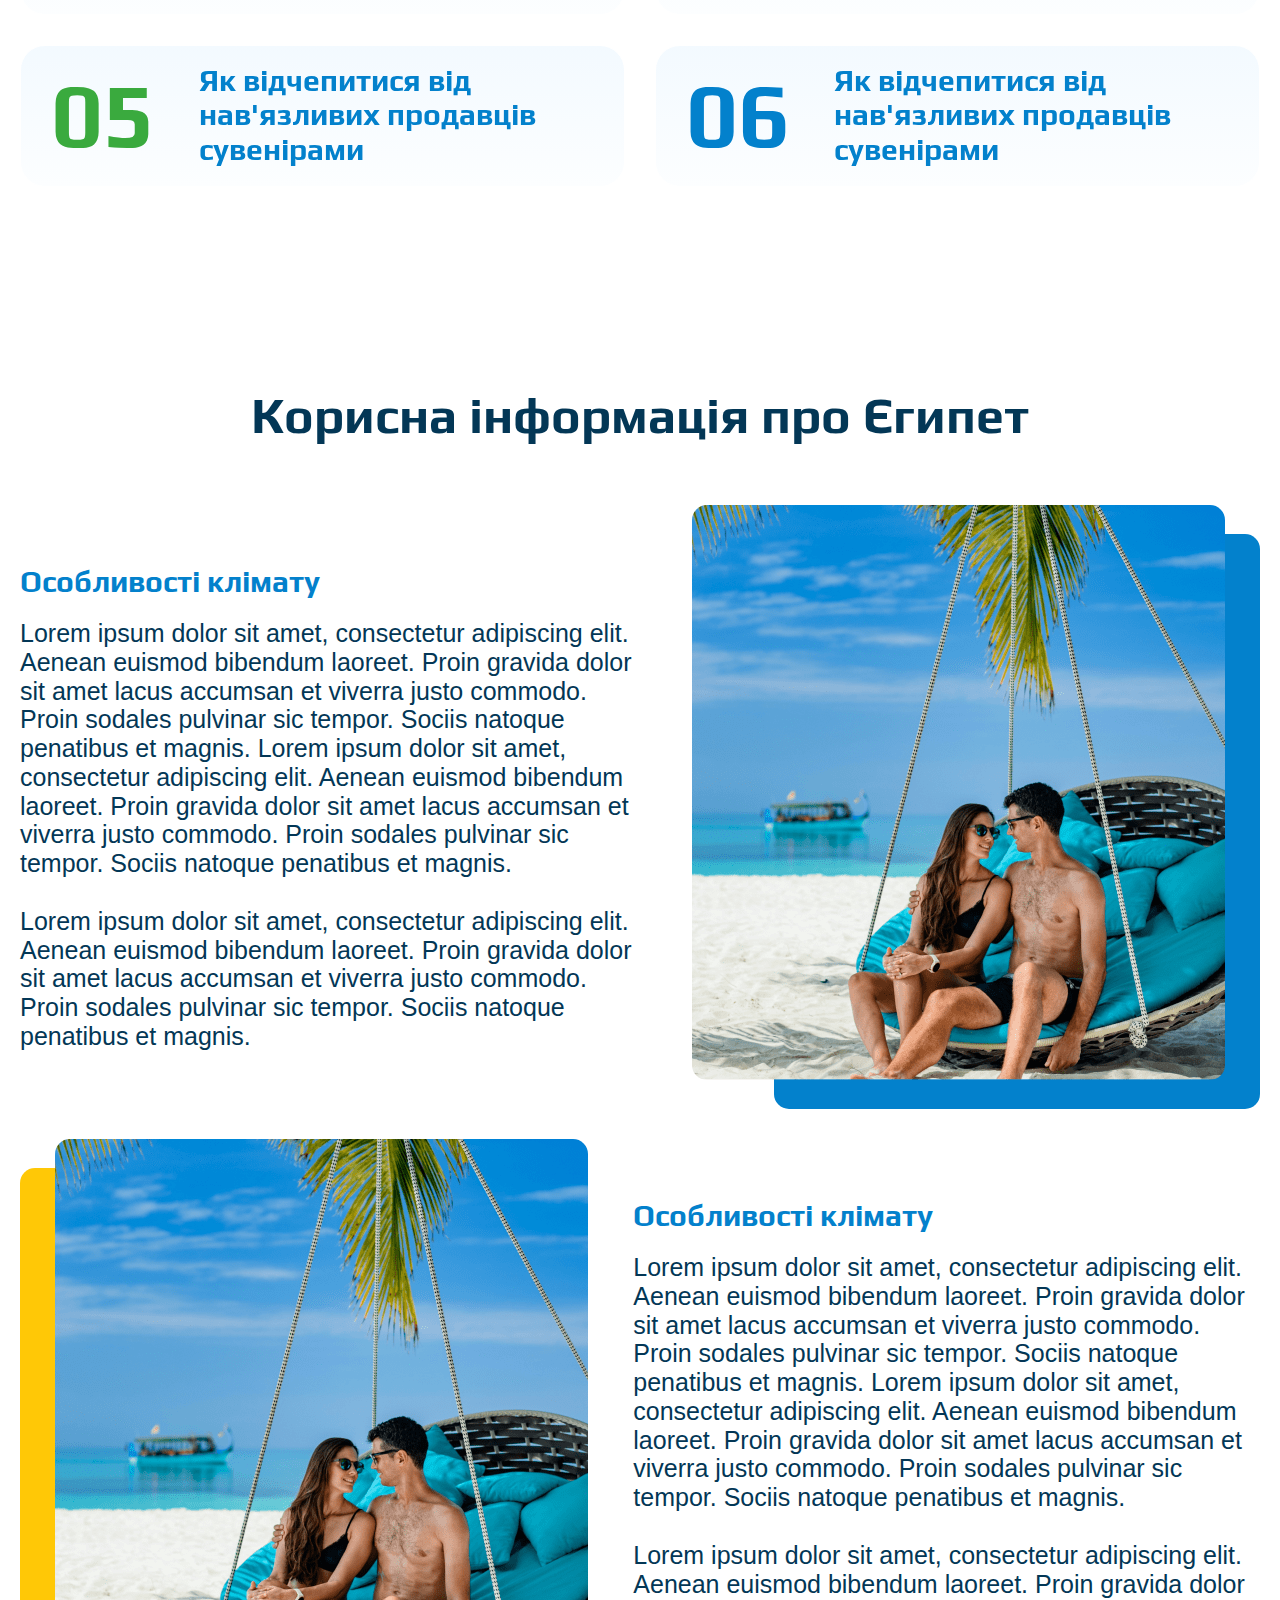
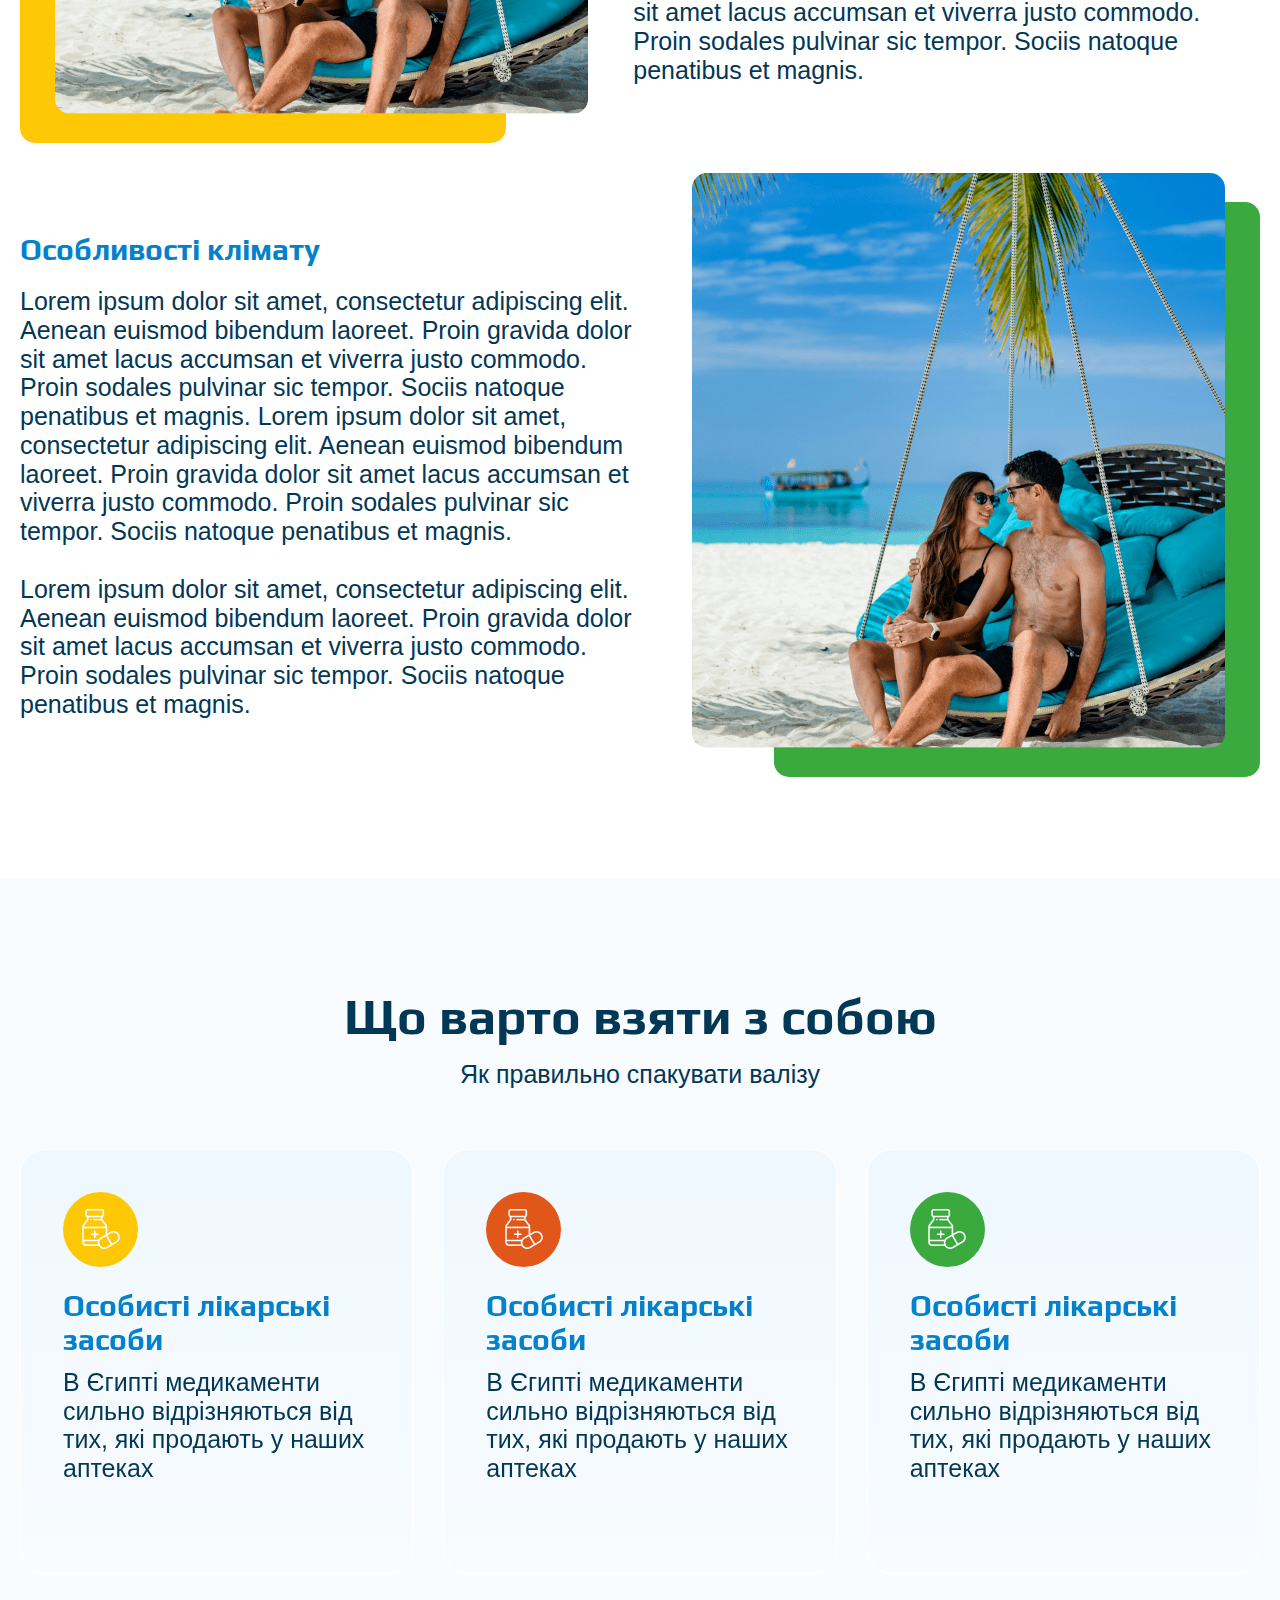
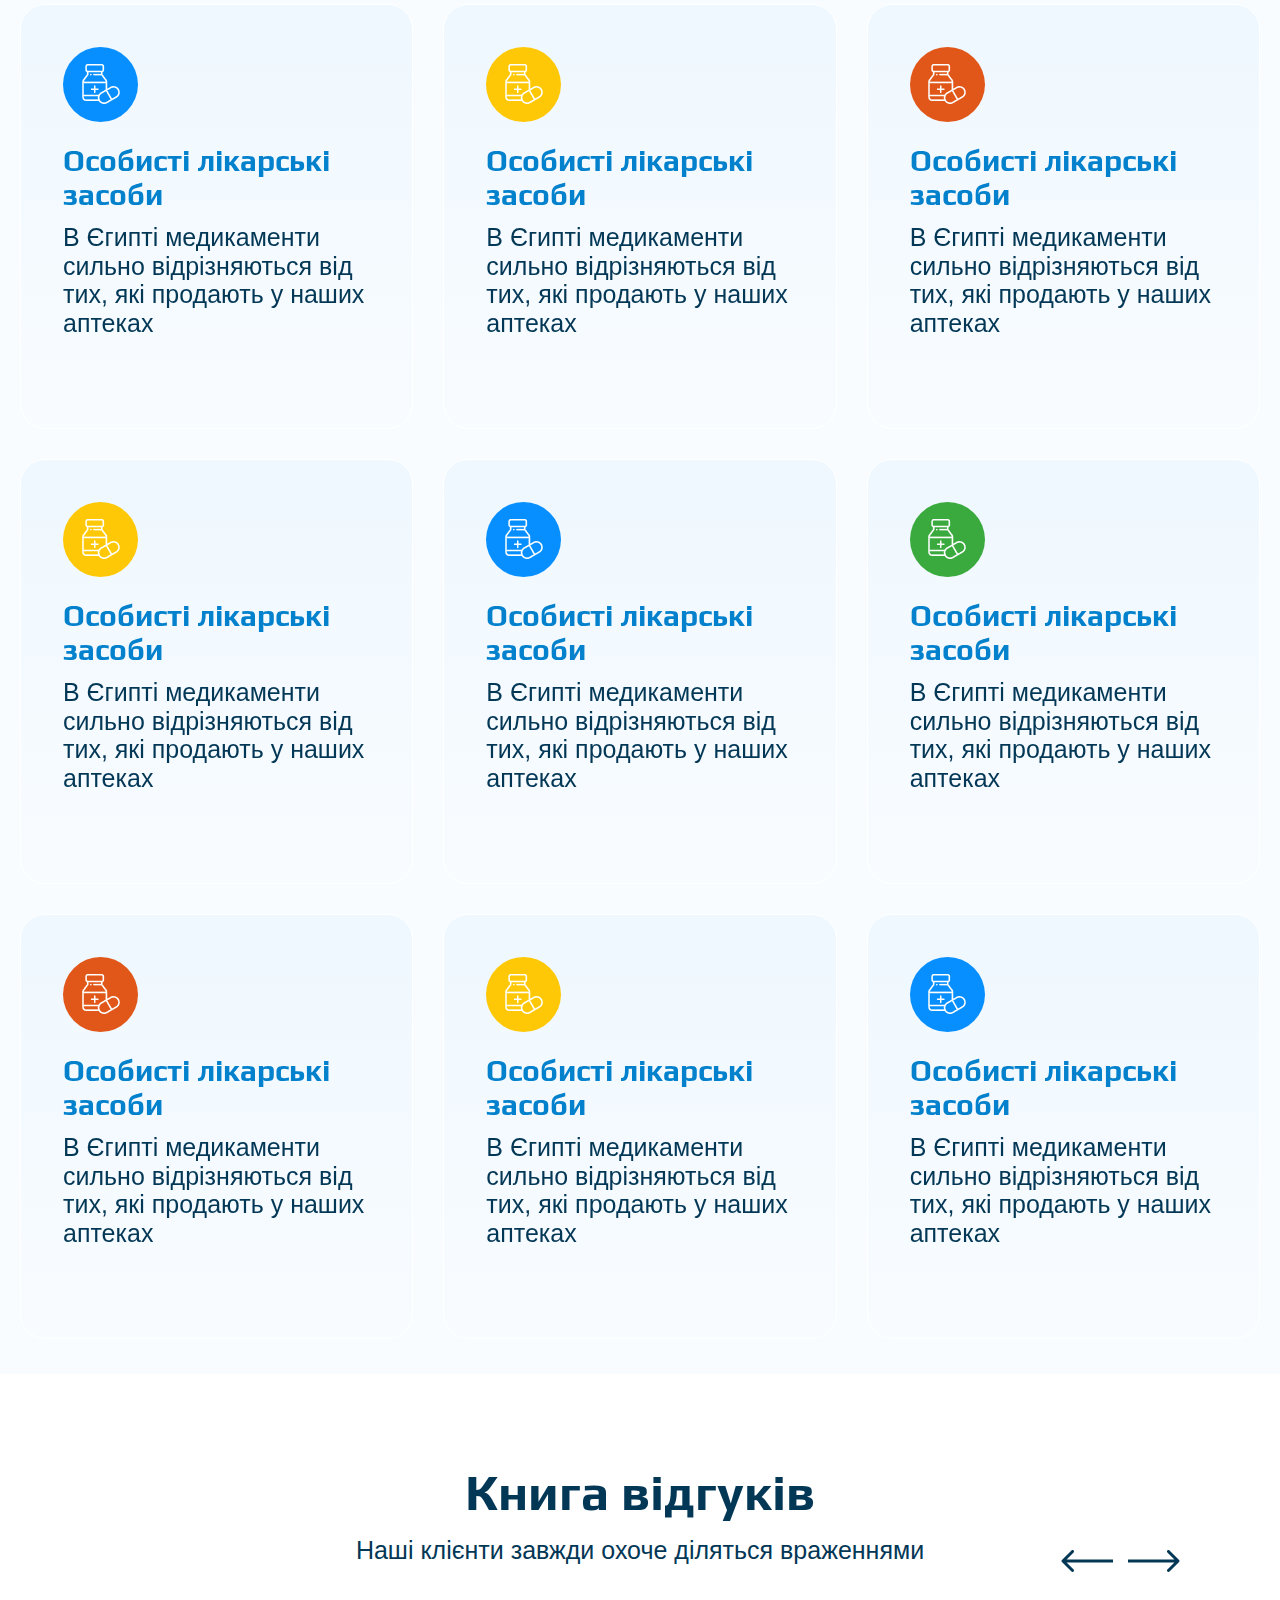
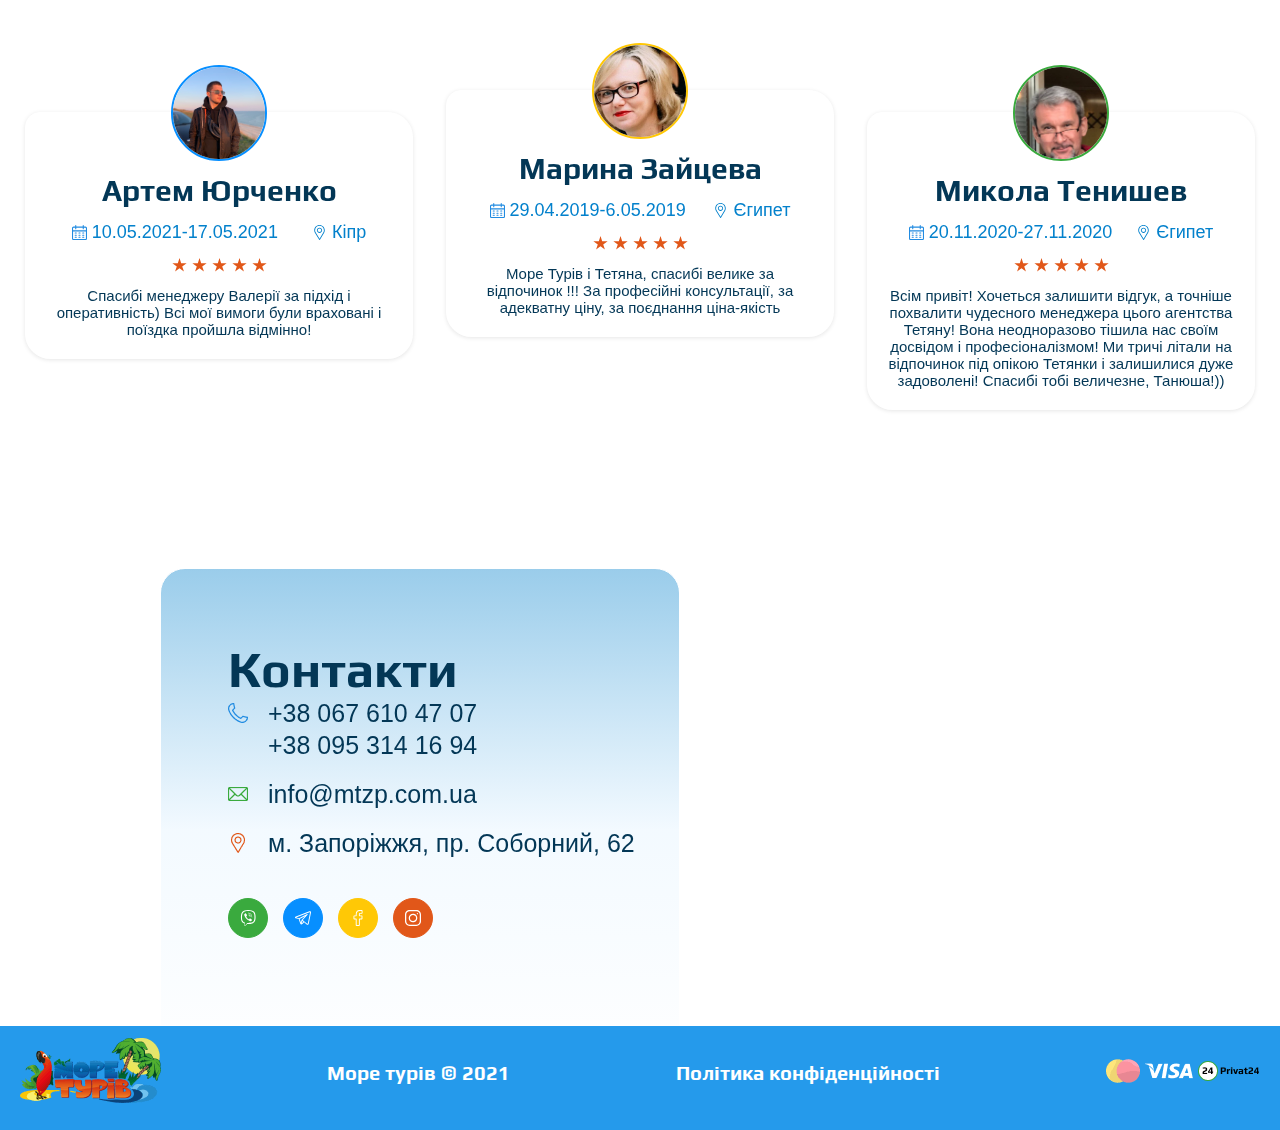
<file: app/country.html>
<!DOCTYPE html>
<html lang="ru">
<head>
    <link href="https://fonts.googleapis.com/css?family=Open+Sans:300,400,600,700&subset=cyrillic" rel="stylesheet">
    <link rel="Stylesheet" href="https://export.otpusk.com/os/onsite/tour.css" type="text/css" />
    <link href="https://fonts.googleapis.com/css?family=Open+Sans:300,400,600,700&subset=cyrillic" rel="stylesheet">
    <link rel="Stylesheet" href="https://export.otpusk.com/os/onsite/form.css" type="text/css" />
    <link rel="Stylesheet" href="https://export.otpusk.com/os/onsite/result.css" type="text/css" />
    <link rel="Stylesheet" href="https://export.otpusk.com/os/excursion/form.css" type="text/css" />
    <link rel="Stylesheet" href="https://export.otpusk.com/os/excursion/result.css" type="text/css" />
    <link rel="Stylesheet" href="https://export.otpusk.com/os/excursion/tour.css" type="text/css" />
    <link rel="stylesheet" media="screen" href="https://export.otpusk.com/os/hot-module.css" />
    <style>
        /* Відступи модуля */
        .os-top-countries{
            padding: 20px 17px 0;
        }
        /* Відступи між колонками */
        .os-top-countries-image ul{
            margin-left: -20px;
        }
        .os-top-countries-image .os-top-countries-item{
            padding-left: 20px;
            margin-bottom: 20px;
            max-width: 240px;
            height: auto;
            position: static;
            float: none;
        }
        .os-top-countries-text .os-top-countries-item{
            padding-left: 26px;
            height: auto;
            position: static;
            float: none;
        }
        .os-top-countries-text ul{
            margin-left: -26px;
        }
        /* Стилі туру */
        .os-top-countries-text .os-top-countries-item{
            margin-bottom: 18px;
            max-width: 287px;
        }
        .os-top-countries-image .os-top-countries-item > a{
            box-shadow: 0 0 5px 1px rgba(0,0,0,0.3);
            -webkit-transition: all .4s;
            -moz-transition: all .4s;
            -o-transition: all .4s;
            transition: all .4s;
        }
        .os-top-countries-image .os-top-countries-item > a:hover{
            -webkit-filter: contrast(1.2);
            filter: contrast(1.2);
        }
        /* Стилі лінії в текстовій версії */
        .os-top-countries-text .os-top-countries-item > a:before{
            top: 14px;
            left: 35px;
            height: 1px;
            background-color: #e1e1e1;
        }
        /* Назва країни */
        .os-top-countries-image .os-top-countries-item .os-country-name{
            color: #fff;
            line-height: 21px;
            font-family: sans-serif;
            font-size: 18px;
            font-weight: 600;
        }
        .os-top-countries-text .os-top-countries-item .os-country-name{
            line-height: 26px;
            font-size: 14px;
            color: #333;
            font-family: sans-serif;
        }
        /* Блок з ціною */
        .os-top-countries-image .os-top-countries-item .os-country-price{
            background-color: rgba(239, 125, 12, 0.95);
            font-size: 12px;
            color: #fff;
            font-family: sans-serif;
        }
        /* "от" */
        .os-top-countries-text .os-top-countries-item .os-country-price span:nth-child(1){
            font-size: 10px;
            color: #7e7e7e;
        }
        /* число */
        .os-top-countries-image .os-top-countries-item .os-country-price span:nth-child(2){
            font-weight: bold;
            font-size: 20px;
        }
        .os-top-countries-text .os-top-countries-item .os-country-price span:nth-child(2){
            font-size: 16px;
            font-weight: bold;
            line-height: 26px;
            color: #0799ff;
        }
        /* "$/чел." */
        .os-top-countries-text .os-top-countries-item .os-country-price span:nth-child(3){
            font-size: 14px;
            line-height: 26px;
            color: #0799ff;
            font-weight: 100;
        }
        .os-top-countries-text .os-top-countries-item .os-country-price span:nth-child(2){
            padding-left: 6px;
        }
        .os-top-countries-text .os-top-countries-item .os-country-price span:nth-child(2),
        .os-top-countries-text .os-top-countries-item .os-country-price span:nth-child(3){
            background-color: #fff;
            line-height: 26px;
        }
        @media screen and (min-width: 846px){
            .os-top-countries{
                padding: 40px 17px 0;
            }
        }
        .os-top-countries-item.small .os-country-price span:nth-child(1) {
            top: -2px;
        }
        .os-top-countries-text .os-top-countries-item.small .os-country-price span:nth-child(2){
            position: relative;
            top: -4px;
            padding-left: 15px;
            font-size: 16px;
        }
        .os-top-countries-text .os-top-countries-item.small .os-country-price span:nth-child(3){
            position: absolute;
            bottom: 0;
            right: 0;
            line-height: 12px;
            font-size: 12px;
            background-color: transparent;
        }
    </style>
    <style>
        /*==== Стилизация для модуля горящих туров с типом "плитки" ====*/

        /* Отступы для контейнера, содержащего все блоки */
        body .hot-block_tiles .hot-wrapper {
            margin-top: 0px; /*отступ сверху*/
            margin-left: 0px; /*отступ слева*/
            margin-bottom: 0px; /*отступ снизу*/
            margin-right: -10px !important; /*Внимание!!! должно совпадать с положительным margin-right в .hot-otp-form-wrap ниже*/
        }

        /* Отступы между блоками */
        body .hot-block_tiles .hot-otp-form-wrap {
            margin-top: 10px; /*отступ сверху*/
            margin-right: 10px; /*отступ справа. Внимание!!! должно совпадать с отрицательным значением margin-right в .hot-wrapper выше*/
        }

        /* Ширина основного блока */
        body .hot-block_tiles .hot-otp-img,
        body .hot-block_tiles .hot-otp-tour-block {
            width: 300px !important; /*(в пределах от 240 до 360 пикселей)*/
        }

        /* Градиент основного блока */
        body .hot-block_tiles .hot-otp-tour-block {
            background: -moz-linear-gradient(-10deg, rgba(32,32,32,0.75) 0%, rgba(32,32,32,0) 50%), -moz-linear-gradient(10deg, rgba(32,32,32,0.75) 0%, rgba(32,32,32,0) 50%);
            background: -webkit-linear-gradient(-10deg, rgba(32,32,32,0.75) 0%,rgba(32,32,32,0) 50%), -webkit-linear-gradient(10deg, rgba(32,32,32,0.75) 0%,rgba(32,32,32,0) 50%);
            background: linear-gradient(170deg, rgba(32,32,32,0.75) 0%,rgba(32,32,32,0) 50%), linear-gradient(10deg, rgba(32,32,32,0.75) 0%,rgba(32,32,32,0) 50%);
        }

        /* Скругление углов основного блока */
        body .hot-block_tiles .hot-otp-form-wrap {
            border-radius: 4px;
        }

        /* Плашка под нижний текст */
        body .hot-block_tiles .hot-otp-img:after {
            background: rgba(255,0,0,.7); /*фон плашки (цвет, градиент, картинка)*/
            height: 0; /*высота плашки, например: height: 73px;*/
        }

        /* Значение прозрачности фоновой картинки основного блока при наведении */
        body .hot-block_tiles .hot-otp-form-wrap:hover .hot-otp-img {
            opacity: .8;
        }

        /*=== Стилизация частей основного блока ===*/

        /*== 1. Заголовок блока (верхяя строка, большие буквы) ==*/
        body .hot-block_tiles .hot-otp-description {
            font-family: arial; /*семейство шрифта*/
            font-size: 18px; /*размер шрифта*/
            line-height: 21px; /*высота линии*/
            font-weight: bold; /*жирный шрифт, для обычного font-weight: normal;*/
            font-style: normal; /*без курсива, для курсива font-style: italic;*/
            color: #fff !important; /*цвет*/
            padding-top: 18px; /*отступ сверху*/
            padding-left: 20px; /*отступ слева*/
            padding-right: 20px;  /*отступ справа*/
        }
        /* При наведении мышки на основной блок */
        body .hot-block_tiles .hot-otp-tour-block:hover .hot-otp-description {
            text-decoration: none !important; /*подчеркивания нет, чтобы было text-decoration: underline*/
            color: #fff !important; /*цвет*/
        }

        /*== 2. Строка под заголовком (буквы поменьше) ==*/
        body .hot-block_tiles .hot-otp-place {
            font-family: arial; /*семейство шрифта*/
            font-size: 13px; /*размер шрифта*/
            line-height: 15px; /*высота линии*/
            font-weight: bold; /*жирный шрифт, для обычного font-weight: normal;*/
            font-style: normal !important; /*без курсива, для курсива font-style: italic*/
            color: #fff !important; /*цвет*/
            padding-top: 0; /*отступ сверху*/
            padding-left: 20px; /*отступ слева*/
            padding-right: 20px;  /*отступ справа*/
        }
        /* При наведении мышки на основной блок */
        body .hot-block_tiles .hot-otp-tour-block:hover .hot-otp-place {
            text-decoration: none !important; /*подчеркивания нет, чтобы было text-decoration: underline*/
            color: #fff !important; /*цвет*/
        }

        /*== 3. Строка с описанием тура в нижнем левом углу (курсив) ==*/
        body .hot-block_tiles .hot-otp-tour-info {
            font-family: arial; /*семейство шрифта*/
            font-size: 13px; /*размер шрифта*/
            line-height: 16px; /*высота линии*/
            font-weight: normal; /*обычный шрифт, для жирного font-weight: bold;*/
            font-style: italic; /*с курсивом, если без курсива font-style: normal;*/
            color: #fff; /*цвет*/
            left: 20px; /*отступ слева*/
            bottom: 13px; /*отступ снизу*/
            width: 130px; /*ширина блока*/
        }
        /* При наведении мышки на основной блок */
        body .hot-block_tiles .hot-otp-tour-block:hover .hot-otp-tour-info {
            text-decoration: none !important; /*подчеркивания нет, чтобы было text-decoration: underline*/
            color: #fff !important; /*цвет*/
        }

        /*== 4. Блок с ценой тура в нижнем правом углу (описание + цена) ==*/
        body .hot-block_tiles .hot-price-block {
            padding-right: 20px; /*отступ справа*/
            padding-bottom: 11px; /*отступ снизу*/
        }

        /*== 4.1. Блок с ценой тура в нижнем правом углу (описание) ==*/
        body .hot-block_tiles .hot-otp-price-count,
        body .hot-block_tiles .hot-otp-price-count nobr {
            font-family: arial; /*семейство шрифта*/
            font-size: 11px; /*размер шрифта*/
            line-height: 10px; /*высота линии*/
            font-weight: normal; /*обычный шрифт, для жирного font-weight: bold;*/
            font-style: normal; /*без курсива, для курсива font-style: italic;*/
            color: #fff !important; /*цвет*/
        }
        body .hot-block_tiles .hot-otp-price-count {
            width: 60px; /*ширина блока*/
        }
        /* При наведении мышки на основной блок */
        body .hot-block_tiles .hot-otp-tour-block:hover .hot-otp-price-count,
        body .hot-block_tiles .hot-otp-tour-block:hover .hot-otp-price-count nobr {
            text-decoration: none !important; /*подчеркивания нет, чтобы было text-decoration: underline*/
            color: #fff !important; /*цвет*/
        }

        /*== 4.2. Блок с ценой тура в нижнем правом углу (цена) ==*/
        body .hot-block_tiles .hot-otp-price a {
            font-family: arial; /*семейство шрифта*/
            font-size: 24px; /*размер шрифта*/
            line-height: 28px; /*высота линии*/
            font-weight: bold; /*жирный шрифт, для обычного font-weight: normal;*/
            font-style: normal; /*без курсива, для курсива font-style: italic;*/
            color: #fff !important; /*цвет*/
        }
        /* При наведении мышки на основной блок */
        body .hot-block_tiles .hot-otp-tour-block:hover .hot-otp-price a {
            text-decoration: none !important; /*подчеркивания нет, чтобы было text-decoration: underline*/
            color: #fff !important; /*цвет*/
        }

    </style>
    <style>
        /* Фон и рамка формы */
        body .os-order-form-wrap {background: #fff; border: 5px solid #eee;}

        /* Заголовок формы */
        body .os-order-form-wrap .os-order-header-title {
            color: #4cb5ff; /*цвет шрифта.
  Добавьте !important сработало, например:
  color: blue !important;*/
            font-size: 27px; /*размер шрифта*/
            font-weight: bold; /*жирность шрифта*/
            font-family: arial; /*семейство шрифта*/
        }

        /* Шрифты и цвета некоторых полей (взрослые и дети, и, возраст детей, возможны другие даты) */
        body .os-order-first-title,
        body .os-order-and-title,
        body .os-order-second-title,
        body .os-order-input-dates label {font-family: arial; color: #666;} /*возможны другие даты*/

        /* Выпадающие списки (страна, курорт, взрослые, дети, возрасты, длительности) */
        body .os-order-form-wrap select {font-family: arial; color: #000;}
        body .os-order-select-wrapper,
        body .os-order-select-wrapper:after {background: #fff;}
        body .os-order-select-wrapper {border-radius: 5px; border: 1px solid #c3c3c3;}
        body .os-order-input-duration .os-order-select-wrapper {border-radius: 5px;} /*длительность*/

        /* Цвета иконок в полях. Добавьте !important чтобы сработало, например:
           body .os-order-input-country .os-order-select-wrapper:after {color: green !important;}*/
        body .os-order-form-wrap .os-order-select-wrapper:after {color: #4cb5ff;} /*выпадающий список ближайшего офиса*/

        /* Шрифты, их цвета, фон и цвет рамки в полях формы (имя, телефон, е-мейл, пожелания)*/
        body .os-order-user-contacts input,
        body .os-order-form-wrap textarea {font-family: arial; color: #000; background: #F0F0F0; border-color: #c3c3c3;}

        /* Скругление углов в полях формы (имя, телефон, е-мейл, пожелания) (4 значения означают углы: верхний-левый верхний-правый нижний-правый нижний-левый)*/
        body .os-order-user-contacts input,
        body .os-order-form-wrap textarea {border-radius: 0px 0px 0px 0px;}

        /* Скругление углов в выпадающем списке "ближайший офис"*/
        body .os-order-input-office .os-order-select-wrapper {border-radius: 0px 0px 0px 0px;}

        /* Поле даты */
        body .os-order-input-dates .os-order-input-wrapper {
            font-family: arial; /*семейство шрифта*/
            color: #000; /*цвет шрифта*/
            background: #fff; /*цвет фона*/
            border-radius: 5px; /*скругление углов*/
            border-color: #c3c3c3; /*цвет рамки*/
        }
        body .os-order-input-dates .os-order-input-wrapper:after {color: #4cb5ff;} /*цвет иконки календаря. Добавьте !important чтобы сработало*/

        /* Кнопка "Отправить" */
        body .os-order-form-submit_button {
            font: bold 18px Arial; /* шрифт */
            color: #ffffff; /*цвет шрифта*/
            border: 5px solid #dbdbdb; /*рамка*/
            border-radius: 25px; /*скругление углов*/
            background: #4cb5ff; /*цвет фона (добавьте !important чтобы сработало) */
            height: 50px; /*высота кнопки*/
            width: 200px; /*ширина кнопки*/
        }
        /* Кнопка "Отправить" при наведении мыши (добавьте !important чтобы сработало) */
        body .os-order-form-submit_button:hover {
            background: #4cb5ff; /*цвет фона (добавьте !important чтобы сработало) */
            border-color: #B7B7B7;
        }

        body .os-order-header-title, .os-order-form-wrap *:after {
            color: #4cb5ff !important;
        }
        body .table-condensed .prev, .table-condensed .next, .table-condensed .switch {
            background-color: #4cb5ff !important;
        }
        body .datepicker {
            border-color: #4cb5ff !important;
            z-index:9999;
        }
        body .os-order-form-submit_button {
            background-color: #4cb5ff !important;
            background-image: linear-gradient(to bottom, #4cb5ff, #1a83cd) !important;
        }
    </style>
    <meta charset="UTF-8">

    <!-- Useful meta tags -->
    <meta name="viewport" content="width=device-width, initial-scale=1">
    <meta name="description" content="">
    <link rel="stylesheet" href="css/app.min.css">
    <title>Home</title>
    <link rel="preconnect" href="https://fonts.gstatic.com">
    <link href="https://fonts.googleapis.com/css2?family=Play:wght@400;700&display=swap" rel="stylesheet">
    <link rel="stylesheet" href="https://unpkg.com/swiper/swiper-bundle.min.css" />
</head>
<body>
<header class="header">
    <div class="container">
        <a href="index.html" class="header__logo">
            <img src="img/header/01.png" alt="">
        </a>
        <div class="header__menu">
            <a href="#search" class="header__link">Пошук турів</a>
            <a href="index.html#tour" class="header__link">Гарячі тури</a>
            <a href="index.html#hero" class="header__link">Автобусні тури</a>
            <a href="index.html#services" class="header__link">Послуги</a>
            <a href="country.html" class="header__link header__link_active">Країни</a>
            <a href="contacts.html" class="header__link">Контакти</a>
        </div>
        <div class="header__language">
            <div class="header__language-top">
                <span>Укр</span>
                <svg width="12" height="13" viewBox="0 0 12 13" fill="none" xmlns="http://www.w3.org/2000/svg">
                    <g clip-path="url(#clip0)">
                        <path d="M8.11785 6.49723L2.90319 11.7119C2.72291 11.8922 2.72291 12.1845 2.90319 12.3648C3.08352 12.5451 3.37581 12.5451 3.55611 12.3648L9.09724 6.82369C9.27748 6.64338 9.27748 6.35107 9.09724 6.17077L3.55611 0.629638C3.37267 0.452474 3.08035 0.457561 2.90319 0.641002C2.73038 0.819952 2.73038 1.10364 2.90319 1.28256L8.11785 6.49723Z" fill="#F8FCFF"/>
                    </g>
                    <defs>
                        <clipPath id="clip0">
                            <rect width="12" height="12" fill="white" transform="translate(12 12.5) rotate(-180)"/>
                        </clipPath>
                    </defs>
                </svg>
            </div>
            <div class="header__language-bottom">
                <a href="countryRu.html">Рус</a>
            </div>
        </div>
        <div class="header__phone">
            <span class="header-number">+38 067 610 47 07</span>
            <span>Зателефонувати мені</span>
        </div>
        <div class="header__button">
            <script>
                var osLang = 'ua';
            </script>
            <script src="https://export.otpusk.com/js/order"></script>
            <a onclick="otpMainOrder.showForm(this, '31003-2a242-cd507-6844e-1fb16');" class="os-order-form-submit_button" data-country="" data-city="" data-date="" data-other="" data-people="" data-len="" data-comment="" data-office="" data-title-text="Замовити тур">Замовити тур</a>
        </div>
        <div class="header__burger">
            <div></div>
            <div></div>
            <div></div>
        </div>
    </div>
</header>
<div class="main">
    <section class="hero hero-country">
        <div class="container">
            <a href="" name="hero"></a>
            <div class="hero__titles">
                <h3>Травневі свята у</h3>
                <h1>Єгипет</h1>
                <h2>Познайомтеся з унікальним підводним світом Червого моря</h2>
                <a class="hero-button" href="">Вибрати тур в Грузію на травневі свята</a>
                <div class="hero__socials">
                    <a href="https://www.instagram.com/moreturovsoborniy/">
                        <svg width="16" height="16" viewBox="0 0 16 16" fill="none" xmlns="http://www.w3.org/2000/svg">
                            <path d="M11.3523 0H4.64775C2.08497 0 0 2.08497 0 4.64775V11.3523C0 13.915 2.08497 16 4.64775 16H11.3523C13.915 16 16 13.915 16 11.3523V4.64775C16 2.08497 13.915 0 11.3523 0ZM14.75 11.3523C14.75 13.2258 13.2258 14.75 11.3523 14.75H4.64775C2.77422 14.75 1.25 13.2258 1.25 11.3523V4.64775C1.25 2.77422 2.77422 1.25 4.64775 1.25H11.3523C13.2258 1.25 14.75 2.77422 14.75 4.64775V11.3523Z" fill="white"/>
                            <path d="M8 3.6875C5.62206 3.6875 3.6875 5.62206 3.6875 8C3.6875 10.3779 5.62206 12.3125 8 12.3125C10.3779 12.3125 12.3125 10.3779 12.3125 8C12.3125 5.62206 10.3779 3.6875 8 3.6875ZM8 11.0625C6.31134 11.0625 4.9375 9.68866 4.9375 8C4.9375 6.31134 6.31134 4.9375 8 4.9375C9.68866 4.9375 11.0625 6.31134 11.0625 8C11.0625 9.68866 9.68866 11.0625 8 11.0625Z" fill="white"/>
                            <path d="M12.375 4.25C12.7202 4.25 13 3.97018 13 3.625C13 3.27982 12.7202 3 12.375 3C12.0298 3 11.75 3.27982 11.75 3.625C11.75 3.97018 12.0298 4.25 12.375 4.25Z" fill="white"/>
                        </svg>
                    </a>
                    <a href="https://www.facebook.com/moreturovsoborniy/">
                        <svg width="16" height="16" viewBox="0 0 16 16" fill="none" xmlns="http://www.w3.org/2000/svg">
                            <g clip-path="url(#clip11)">
                                <path d="M9.08031 15.9688H6.51304C6.08423 15.9688 5.7354 15.6206 5.7354 15.1926V9.41333H4.2376C3.80879 9.41333 3.45996 9.06507 3.45996 8.63721V6.16077C3.45996 5.73279 3.80879 5.38464 4.2376 5.38464H5.7354V4.14453C5.7354 2.91492 6.12227 1.86877 6.85404 1.11939C7.58912 0.366577 8.6164 -0.03125 9.82481 -0.03125L11.7827 -0.0280762C12.2108 -0.0273437 12.559 0.320801 12.559 0.748047V3.04736C12.559 3.47534 12.2103 3.82349 11.7816 3.82349L10.4634 3.82398C10.0614 3.82398 9.95898 3.90442 9.93709 3.92908C9.90101 3.96997 9.85808 4.08557 9.85808 4.40479V5.38452H11.6826C11.8199 5.38452 11.953 5.41834 12.0674 5.48206C12.314 5.61963 12.4674 5.87976 12.4674 6.16089L12.4664 8.63733C12.4664 9.06507 12.1176 9.41321 11.6888 9.41321H9.85808V15.1926C9.85808 15.6206 9.50913 15.9688 9.08031 15.9688ZM6.67523 15.0308H8.91813V8.99341C8.91813 8.70764 9.15113 8.47522 9.43734 8.47522H11.5266L11.5275 6.32263H9.43721C9.15101 6.32263 8.91813 6.09021 8.91813 5.80444V4.40479C8.91813 4.03833 8.95544 3.62158 9.23259 3.30835C9.56747 2.92969 10.0952 2.88599 10.4631 2.88599L11.6192 2.8855V0.909668L9.82408 0.906739C7.88205 0.906739 6.67523 2.14746 6.67523 4.14453V5.80444C6.67523 6.09009 6.44235 6.32263 6.15615 6.32263H4.39979V8.47522H6.15615C6.44235 8.47522 6.67523 8.70764 6.67523 8.99341V15.0308ZM11.7809 0.909912H11.781H11.7809Z" fill="white"/>
                            </g>
                            <defs>
                                <clipPath id="clip11">
                                    <rect width="16" height="16" fill="white"/>
                                </clipPath>
                            </defs>
                        </svg>
                    </a>
                    <a href="https://invite.viber.com/?g2=AQB466iGbDhhhEhdtF%2FvMSSK0YFQ68%2BAW9ocQ45YAQNVDAB0KCKqVYxHiABMZ5l1">
                        <svg width="16" height="16" viewBox="0 0 16 16" fill="none" xmlns="http://www.w3.org/2000/svg">
                            <g clip-path="url(#clip12)">
                                <path d="M15.4367 9.26257C15.9141 5.24457 15.2074 2.7079 13.9327 1.56057L13.9334 1.5599C11.8761 -0.399434 4.92805 -0.689434 2.46672 1.6479C1.36139 2.79123 0.972053 4.46923 0.929386 6.54657C0.88672 8.62457 0.836053 12.5172 4.46339 13.5732H4.46672L4.46339 15.1859C4.46339 15.1859 4.43872 15.8392 4.85605 15.9706C5.33339 16.1252 5.54939 15.8219 7.03405 14.0486C9.51672 14.2639 11.4234 13.7706 11.6401 13.6986C12.1414 13.5306 14.9781 13.1552 15.4367 9.26257ZM7.27872 12.9139C7.27872 12.9139 5.70739 14.8732 5.21872 15.3819C5.05872 15.5472 4.88339 15.5319 4.88605 15.2039C4.88605 14.9886 4.89805 12.5266 4.89805 12.5266C1.82272 11.6452 2.00405 8.33057 2.03739 6.59657C2.07072 4.8619 2.38805 3.44123 3.32405 2.48457C5.48339 0.459899 11.5747 0.912566 13.1267 2.37123C15.0241 4.05323 14.3487 8.80523 14.3527 8.96723C13.9627 12.2166 11.6641 12.4226 11.2414 12.5632C11.0607 12.6232 9.38405 13.0546 7.27872 12.9139Z" fill="white"/>
                                <path d="M8.14953 2.86475C7.89286 2.86475 7.89286 3.26475 8.14953 3.26808C10.1409 3.28341 11.7809 4.67141 11.7989 7.21741C11.7989 7.48608 12.1922 7.48275 12.1889 7.21408H12.1882C12.1669 4.47075 10.3762 2.88008 8.14953 2.86475Z" fill="white"/>
                                <path d="M10.768 6.79535C10.762 7.06069 11.1546 7.07335 11.158 6.80469C11.1906 5.29202 10.258 4.04602 8.50528 3.91469C8.24861 3.89602 8.22194 4.29936 8.47794 4.31802C9.99795 4.43336 10.7986 5.47069 10.768 6.79535Z" fill="white"/>
                                <path d="M10.3468 8.51591C10.0175 8.32524 9.68216 8.44391 9.54349 8.63124L9.25349 9.00658C9.10616 9.19724 8.83082 9.17191 8.83082 9.17191C6.82149 8.64058 6.28416 6.53791 6.28416 6.53791C6.28416 6.53791 6.25949 6.25324 6.44349 6.10057L6.80616 5.80057C6.98749 5.65657 7.10216 5.30991 6.91749 4.96924C6.42416 4.07791 6.09282 3.77057 5.92416 3.53457C5.74682 3.31257 5.48016 3.26257 5.20282 3.41257H5.19682C4.62016 3.74991 3.98882 4.38124 4.19082 5.03124C4.53549 5.71657 5.16882 7.90124 7.18749 9.55191C8.13616 10.3326 9.63749 11.1326 10.2748 11.3172L10.2808 11.3266C10.9088 11.5359 11.5195 10.8799 11.8455 10.2859V10.2812C11.9902 9.99391 11.9422 9.72191 11.7308 9.54391C11.3562 9.17858 10.7908 8.77524 10.3468 8.51591Z" fill="white"/>
                                <path d="M8.77891 5.40278C9.41958 5.44012 9.73025 5.77478 9.76358 6.46212C9.77558 6.73079 10.1656 6.71212 10.1536 6.44345C10.1109 5.54612 9.64292 5.04612 8.80024 4.99945C8.54358 4.98412 8.51958 5.38745 8.77891 5.40278Z" fill="white"/>
                            </g>
                            <defs>
                                <clipPath id="clip12">
                                    <rect width="16" height="16" fill="white"/>
                                </clipPath>
                            </defs>
                        </svg>
                    </a>
                    <a href="https://t.me/morezp">
                        <svg width="16" height="16" viewBox="0 0 16 16" fill="none" xmlns="http://www.w3.org/2000/svg">
                            <g clip-path="url(#clip13)">
                                <path d="M15.753 1.58936C15.5575 1.35034 15.2648 1.21875 14.9286 1.21875C14.7459 1.21875 14.5523 1.2572 14.3533 1.33325L0.809595 6.5033C0.0908454 6.77759 -0.00595632 7.18921 0.000269252 7.41016C0.00649483 7.6311 0.12649 8.03662 0.859644 8.2699C0.864039 8.27124 0.868433 8.27258 0.872828 8.2738L3.68215 9.07776L5.20144 13.4222C5.40859 14.0145 5.87356 14.3824 6.41506 14.3824C6.75649 14.3824 7.09231 14.2394 7.38625 13.9689L9.12393 12.3689L11.6443 14.3983C11.6446 14.3986 11.6449 14.3987 11.6452 14.3989L11.6691 14.4182C11.6713 14.4199 11.6736 14.4218 11.6758 14.4235C11.956 14.6407 12.2617 14.7555 12.5604 14.7556H12.5606C13.1442 14.7556 13.6089 14.3236 13.7443 13.6552L15.9634 2.69763C16.0525 2.25781 15.9778 1.86426 15.753 1.58936ZM4.62197 8.92505L10.042 6.15613L6.66714 9.74219C6.61184 9.8009 6.57266 9.8728 6.55337 9.95105L5.90261 12.587L4.62197 8.92505ZM6.75112 13.2792C6.72866 13.2998 6.70608 13.3182 6.6835 13.3352L7.28726 10.8899L8.38552 11.7743L6.75112 13.2792ZM15.0446 2.51147L12.8255 13.4691C12.8041 13.574 12.7359 13.818 12.5604 13.818C12.4738 13.818 12.3649 13.7708 12.2534 13.6849L9.39748 11.3854C9.39712 11.385 9.39663 11.3846 9.39614 11.3844L7.6968 10.016L12.5773 4.83008C12.7335 4.66406 12.7477 4.40979 12.6109 4.22742C12.4739 4.04504 12.2257 3.98767 12.0227 4.09143L3.99563 8.19226L1.1481 7.37756L14.6876 2.20911C14.802 2.16541 14.8819 2.15625 14.9286 2.15625C14.9573 2.15625 15.0083 2.15967 15.0272 2.18298C15.0521 2.21338 15.0839 2.31702 15.0446 2.51147Z" fill="white"/>
                            </g>
                            <defs>
                                <clipPath id="clip13">
                                    <rect width="16" height="16" fill="white"/>
                                </clipPath>
                            </defs>
                        </svg>

                    </a>
                </div>
            </div>
            <div class="hero__searches">
                <a href="" name="search"></a>
                <div class="hero__search hero__form_active">
                    <a href="" name="search"></a>
                    <div class="hero__search-text">
                        <span class="hero-title_active ">Пошук турів</span>
                    </div>
                    <div class="hero-background"></div>
                    <script>
                        var osGeo = ''; /* Страна, курорт или отель по умолчанию в форме поиска */
                        var osDefaultDeparture = ''; /* ID города или название на языке модуля */
                        var osDefaultDuration = ''; /* Начальная длительность в днях */
                        var osTarget = ''; /* URL для отправки формы */
                        var osContainer = null; /* Элемент DIV, в котором выводить результаты поиска */
                        var osTourContainer = null; /* Элемент DIV, в котором выводить подробную информацию о туре */
                        var osLang = 'ua'; /* Язык интерфейса (ru|ua) */
                        var osTourTargetBlank = false; /* Открывать страницу тура в новом окне? */
                        var osOrderUrl = null; /* Вместо формы заказа, переходить на указанный url */
                        var osCurrency = 'converted'; /* Валюта для вывода туров: converted – гривна, original – в валюте тура $ или € */
                    </script>
                    <script src="https://export.otpusk.com/api/session?access_token=31003-2a242-cd507-6844e-1fb16"></script>
                    <script src="https://export.otpusk.com/js/onsite/"></script>
                    <script src="https://export.otpusk.com/js/order"></script>
                </div>
            </div>
        </div>
    </section>
    <section class="have">
        <div class="container">
            <h1>Must have в Єгипті</h1>
            <h2>Що варто побачити, куди поїхати, що спробувати</h2>
            <div class="have__content">
                <div class="have__item">
                    <div class="have__text">
                        <div class="have__paragraphs">
                            <p>Єгипет - одна з небагатьох країн, де можна побачити такий різноманітний підводний світ: унікальні коралові рифи, сотні видів риб, абсолютно прозора вода</p>
                        </div>
                        <h3>Коралові рифи
                            та кольорові риби</h3>
                    </div>
                    <div class="have__background">
                        <div></div>
                        <div></div>
                    </div>
                </div>
                <div class="have__item">
                    <div class="have__text">
                        <div class="have__paragraphs">
                            <p>Червоне море - одне з найчистіших у світі. Якщо бажаєте насолодитися пляжами з прозорою, чистою водою - вибирайте готель, де море "не відходить" в дану пору року</p>
                        </div>
                        <h3>Найчистіше<br>
                            Червоне море</h3>
                    </div>
                    <div class="have__background">
                        <div></div>
                        <div></div>
                    </div>
                </div>
                <div class="have__item">
                    <div class="have__text">
                        <div class="have__paragraphs">
                            <p>Одне с семи чудес світу, яке Ви можете відвідати на одній з багатьох екскурсій. Однак, варто пам'ятати, що туристів там зазвичай дуже багато, тож вони можуть потрапити на фото )</p>
                        </div>
                        <h3>Піраміди<br>
                            Хеопса</h3>
                    </div>
                    <div class="have__background">
                        <div></div>
                        <div></div>
                    </div>
                </div>
                <div class="have__item">
                    <div class="have__text">
                        <div class="have__paragraphs">
                            <p>Можливо, жителі пустелі захочуть разом з гостями позкурити кальян</p>
                            <p>Ви зможете відправитися до бедуїнів в пустелю і разом з ними попити їх унікальний чай.</p>
                        </div>
                        <h3>Подорож до поселень
                            бедуінів</h3>
                    </div>
                    <div class="have__background">
                        <div></div>
                        <div></div>
                    </div>
                </div>
                <div class="have__item">
                    <div class="have__text">
                        <div class="have__paragraphs">
                            <p>Навіть, якщо Ви ніколи не пробували, Єгипет - це саме те місце, де варто спробувати дайвінг, віндсерфінг, кайтсерфінг та безліч інших розваг на воді</p>
                        </div>
                        <h3>Водні види<br>
                            спорту</h3>
                    </div>
                    <div class="have__background">
                        <div></div>
                        <div></div>
                    </div>
                </div>
                <div class="have__item">
                    <div class="have__text">
                        <div class="have__paragraphs">
                            <p>Можете відправитися у захоплюючу подорож по 300-кілометровій ділянці річки Ніл на круїзному кораблі. Це чудова пригода, на яку варто погодитися, щоб побачити країну.</p>
                        </div>
                        <h3>Круїз<br>
                            по Нілу</h3>
                    </div>
                    <div class="have__background">
                        <div></div>
                        <div></div>
                    </div>
                </div>
            </div>
        </div>
    </section>
    <section class="request">
        <div class="container">
            <div class="request__img">
                <img src="img/request/01.png" alt="">
                <div class="request-background"></div>
            </div>
            <div class="request__text">
                <h1>Хочете швидко підібрати тур
                    за найвигіднішою ціною?</h1>
                <h2>Залишіть заявку і наш менеджер допоможе
                    вам з підбором туру</h2>
                <form action="">
                    <div class="request__inputs">
                        <input type="text" placeholder="Ваше ім’я" required>
                        <input type="text" placeholder="Ваш телефон" required>
                    </div>

                    <button>Залишити заявку</button>
                </form>
            </div>
        </div>
    </section>
    <section class="hack">
        <div class="container">
            <h1>Лайфхаки відпочинку в Єгипті</h1>
            <h2>Що важливо знати, як зекономити, як не пропустити щось цікаве</h2>
            <div class="hack__hacks">
                <div class="hack__hack">
                    <div class="hack__top">
                        <h3>01</h3>
                        <h4>Як відчепитися від нав'язливих продавців сувенірами</h4>
                    </div>
                    <div class="hack__bottom">
                        <p>Lorem ipsum dolor sit amet, consectetur adipiscing elit. Aenean euismod bibendum laoreet. Proin gravida dolor sit amet lacus accumsan et viverra justo commodo. Proin sodales pulvinar sic tempor. Sociis natoque penatibus et magnis.</p>
                    </div>
                </div>
                <div class="hack__hack">
                    <div class="hack__top">
                        <h3>02</h3>
                        <h4>Як відчепитися від нав'язливих продавців сувенірами</h4>
                    </div>
                    <div class="hack__bottom">
                        <p>Lorem ipsum dolor sit amet, consectetur adipiscing elit. Aenean euismod bibendum laoreet. Proin gravida dolor sit amet lacus accumsan et viverra justo commodo. Proin sodales pulvinar sic tempor. Sociis natoque penatibus et magnis.</p>
                    </div>
                </div>
                <div class="hack__hack">
                    <div class="hack__top">
                        <h3>03</h3>
                        <h4>Як відчепитися від нав'язливих продавців сувенірами</h4>
                    </div>
                    <div class="hack__bottom">
                        <p>Lorem ipsum dolor sit amet, consectetur adipiscing elit. Aenean euismod bibendum laoreet. Proin gravida dolor sit amet lacus accumsan et viverra justo commodo. Proin sodales pulvinar sic tempor. Sociis natoque penatibus et magnis.</p>
                    </div>
                </div>
                <div class="hack__hack">
                    <div class="hack__top">
                        <h3>04</h3>
                        <h4>Як відчепитися від нав'язливих продавців сувенірами</h4>
                    </div>
                    <div class="hack__bottom">
                        <p>Lorem ipsum dolor sit amet, consectetur adipiscing elit. Aenean euismod bibendum laoreet. Proin gravida dolor sit amet lacus accumsan et viverra justo commodo. Proin sodales pulvinar sic tempor. Sociis natoque penatibus et magnis.</p>
                    </div>
                </div>
                <div class="hack__hack">
                    <div class="hack__top">
                        <h3>05</h3>
                        <h4>Як відчепитися від нав'язливих продавців сувенірами</h4>
                    </div>
                    <div class="hack__bottom">
                        <p>Lorem ipsum dolor sit amet, consectetur adipiscing elit. Aenean euismod bibendum laoreet. Proin gravida dolor sit amet lacus accumsan et viverra justo commodo. Proin sodales pulvinar sic tempor. Sociis natoque penatibus et magnis.</p>
                    </div>
                </div>
                <div class="hack__hack">
                    <div class="hack__top">
                        <h3>06</h3>
                        <h4>Як відчепитися від нав'язливих продавців сувенірами</h4>
                    </div>
                    <div class="hack__bottom">
                        <p>Lorem ipsum dolor sit amet, consectetur adipiscing elit. Aenean euismod bibendum laoreet. Proin gravida dolor sit amet lacus accumsan et viverra justo commodo. Proin sodales pulvinar sic tempor. Sociis natoque penatibus et magnis.</p>
                    </div>
                </div>
            </div>
        </div>
    </section>
    <section class="info">
        <div class="container">
            <h1>Корисна інформація про Єгипет</h1>
            <div class="info__content">
                <div class="info__row">
                    <div class="info__text">
                        <h2>Особливості клімату</h2>
                        <div class="info__paragraphs">
                            <p>Lorem ipsum dolor sit amet, consectetur adipiscing elit. Aenean euismod bibendum laoreet. Proin gravida dolor sit amet lacus accumsan et viverra justo commodo. Proin sodales pulvinar sic tempor. Sociis natoque penatibus et magnis. Lorem ipsum dolor sit amet, consectetur adipiscing elit. Aenean euismod bibendum laoreet. Proin gravida dolor sit amet lacus accumsan et viverra justo commodo. Proin sodales pulvinar sic tempor. Sociis natoque penatibus et magnis.</p>
                            <p>Lorem ipsum dolor sit amet, consectetur adipiscing elit. Aenean euismod bibendum laoreet. Proin gravida dolor sit amet lacus accumsan et viverra justo commodo. Proin sodales pulvinar sic tempor. Sociis natoque penatibus et magnis.</p>
                        </div>
                    </div>
                    <div class="info__img">
                        <img src="img/info/01.png" alt="">
                        <div class="info__img-background"></div>
                    </div>
                </div>
                <div class="info__row">
                    <div class="info__text">
                        <h2>Особливості клімату</h2>
                        <div class="info__paragraphs">
                            <p>Lorem ipsum dolor sit amet, consectetur adipiscing elit. Aenean euismod bibendum laoreet. Proin gravida dolor sit amet lacus accumsan et viverra justo commodo. Proin sodales pulvinar sic tempor. Sociis natoque penatibus et magnis. Lorem ipsum dolor sit amet, consectetur adipiscing elit. Aenean euismod bibendum laoreet. Proin gravida dolor sit amet lacus accumsan et viverra justo commodo. Proin sodales pulvinar sic tempor. Sociis natoque penatibus et magnis.</p>
                            <p>Lorem ipsum dolor sit amet, consectetur adipiscing elit. Aenean euismod bibendum laoreet. Proin gravida dolor sit amet lacus accumsan et viverra justo commodo. Proin sodales pulvinar sic tempor. Sociis natoque penatibus et magnis.</p>
                        </div>
                    </div>
                    <div class="info__img">
                        <img src="img/info/01.png" alt="">
                        <div class="info__img-background"></div>
                    </div>
                </div>
                <div class="info__row">
                    <div class="info__text">
                        <h2>Особливості клімату</h2>
                        <div class="info__paragraphs">
                            <p>Lorem ipsum dolor sit amet, consectetur adipiscing elit. Aenean euismod bibendum laoreet. Proin gravida dolor sit amet lacus accumsan et viverra justo commodo. Proin sodales pulvinar sic tempor. Sociis natoque penatibus et magnis. Lorem ipsum dolor sit amet, consectetur adipiscing elit. Aenean euismod bibendum laoreet. Proin gravida dolor sit amet lacus accumsan et viverra justo commodo. Proin sodales pulvinar sic tempor. Sociis natoque penatibus et magnis.</p>
                            <p>Lorem ipsum dolor sit amet, consectetur adipiscing elit. Aenean euismod bibendum laoreet. Proin gravida dolor sit amet lacus accumsan et viverra justo commodo. Proin sodales pulvinar sic tempor. Sociis natoque penatibus et magnis.</p>
                        </div>
                    </div>
                    <div class="info__img">
                        <img src="img/info/01.png" alt="">
                        <div class="info__img-background"></div>
                    </div>
                </div>
            </div>
        </div>
    </section>
    <section class="take">
        <div class="container">
            <h1>Що варто взяти з собою</h1>
            <h2>Як правильно спакувати валізу</h2>
            <div class="take__all">
                <div class="take__item">
                    <div class="take__img">
                        <img src="img/take/01.png" alt="">
                    </div>
                    <h3>Особисті лікарські засоби</h3>
                    <p>В Єгипті медикаменти сильно відрізняються від тих, які продають у наших аптеках</p>
                </div>
                <div class="take__item">
                    <div class="take__img">
                        <img src="img/take/01.png" alt="">
                    </div>
                    <h3>Особисті лікарські засоби</h3>
                    <p>В Єгипті медикаменти сильно відрізняються від тих, які продають у наших аптеках</p>
                </div>
                <div class="take__item">
                    <div class="take__img">
                        <img src="img/take/01.png" alt="">
                    </div>
                    <h3>Особисті лікарські засоби</h3>
                    <p>В Єгипті медикаменти сильно відрізняються від тих, які продають у наших аптеках</p>
                </div>
                <div class="take__item">
                    <div class="take__img">
                        <img src="img/take/01.png" alt="">
                    </div>
                    <h3>Особисті лікарські засоби</h3>
                    <p>В Єгипті медикаменти сильно відрізняються від тих, які продають у наших аптеках</p>
                </div>
                <div class="take__item">
                    <div class="take__img">
                        <img src="img/take/01.png" alt="">
                    </div>
                    <h3>Особисті лікарські засоби</h3>
                    <p>В Єгипті медикаменти сильно відрізняються від тих, які продають у наших аптеках</p>
                </div>
                <div class="take__item">
                    <div class="take__img">
                        <img src="img/take/01.png" alt="">
                    </div>
                    <h3>Особисті лікарські засоби</h3>
                    <p>В Єгипті медикаменти сильно відрізняються від тих, які продають у наших аптеках</p>
                </div>
                <div class="take__item">
                    <div class="take__img">
                        <img src="img/take/01.png" alt="">
                    </div>
                    <h3>Особисті лікарські засоби</h3>
                    <p>В Єгипті медикаменти сильно відрізняються від тих, які продають у наших аптеках</p>
                </div>
                <div class="take__item">
                    <div class="take__img">
                        <img src="img/take/01.png" alt="">
                    </div>
                    <h3>Особисті лікарські засоби</h3>
                    <p>В Єгипті медикаменти сильно відрізняються від тих, які продають у наших аптеках</p>
                </div>
                <div class="take__item">
                    <div class="take__img">
                        <img src="img/take/01.png" alt="">
                    </div>
                    <h3>Особисті лікарські засоби</h3>
                    <p>В Єгипті медикаменти сильно відрізняються від тих, які продають у наших аптеках</p>
                </div>
                <div class="take__item">
                    <div class="take__img">
                        <img src="img/take/01.png" alt="">
                    </div>
                    <h3>Особисті лікарські засоби</h3>
                    <p>В Єгипті медикаменти сильно відрізняються від тих, які продають у наших аптеках</p>
                </div>
                <div class="take__item">
                    <div class="take__img">
                        <img src="img/take/01.png" alt="">
                    </div>
                    <h3>Особисті лікарські засоби</h3>
                    <p>В Єгипті медикаменти сильно відрізняються від тих, які продають у наших аптеках</p>
                </div>
                <div class="take__item">
                    <div class="take__img">
                        <img src="img/take/01.png" alt="">
                    </div>
                    <h3>Особисті лікарські засоби</h3>
                    <p>В Єгипті медикаменти сильно відрізняються від тих, які продають у наших аптеках</p>
                </div>
            </div>
        </div>
    </section>
    <section class="customers">
        <div class="container">
            <h1>Книга відгуків</h1>
            <h2>Наші клієнти завжди охоче діляться враженнями</h2>
            <div class="customers__buttons">
                <div class="customers__prev">
                    <svg width="52" height="24" viewBox="0 0 52 24" fill="none" xmlns="http://www.w3.org/2000/svg">
                        <path d="M0.93934 10.9393C0.353553 11.5251 0.353553 12.4749 0.93934 13.0607L10.4853 22.6066C11.0711 23.1924 12.0208 23.1924 12.6066 22.6066C13.1924 22.0208 13.1924 21.0711 12.6066 20.4853L4.12132 12L12.6066 3.51472C13.1924 2.92893 13.1924 1.97919 12.6066 1.3934C12.0208 0.807612 11.0711 0.807612 10.4853 1.3934L0.93934 10.9393ZM52 10.5L2 10.5L2 13.5L52 13.5L52 10.5Z" fill="#033756"/>
                    </svg>

                </div>
                <div class="customers__next">
                    <svg width="52" height="24" viewBox="0 0 52 24" fill="none" xmlns="http://www.w3.org/2000/svg">
                        <path d="M0.93934 10.9393C0.353553 11.5251 0.353553 12.4749 0.93934 13.0607L10.4853 22.6066C11.0711 23.1924 12.0208 23.1924 12.6066 22.6066C13.1924 22.0208 13.1924 21.0711 12.6066 20.4853L4.12132 12L12.6066 3.51472C13.1924 2.92893 13.1924 1.97919 12.6066 1.3934C12.0208 0.807612 11.0711 0.807612 10.4853 1.3934L0.93934 10.9393ZM52 10.5L2 10.5L2 13.5L52 13.5L52 10.5Z" fill="#033756"/>
                    </svg>

                </div>
            </div>
            <div class="customers__slider swiper-container">
                <div class="customers__wrapper swiper-wrapper">
                    <div class="customers__slide swiper-slide">
                        <div class="customers__img">
                            <img src="img/customers/01.jpg" alt="">
                        </div>
                        <h3>Артем Юрченко</h3>
                        <div class="customers__where">
                            <div>
                                <svg width="15" height="15" viewBox="0 0 15 15" fill="none" xmlns="http://www.w3.org/2000/svg">
                                    <path d="M13.3929 1.60714H11.7857V0.535724C11.7857 0.239847 11.5459 0 11.25 0C10.9541 0 10.7143 0.239847 10.7143 0.535724V1.60714H4.2857V0.535724C4.2857 0.239847 4.04585 0 3.75001 0C3.45416 0 3.21428 0.239847 3.21428 0.535724V1.60714H1.60714C0.719541 1.60714 0 2.32668 0 3.21428V13.3929C0 14.2805 0.719541 15 1.60714 15H13.3929C14.2805 15 15 14.2805 15 13.3929V3.21428C15 2.32668 14.2805 1.60714 13.3929 1.60714ZM13.9286 13.3929C13.9286 13.6887 13.6887 13.9286 13.3928 13.9286H1.60714C1.31126 13.9286 1.07142 13.6887 1.07142 13.3929V6.42857H13.9286V13.3929ZM13.9286 5.35715H1.07142V3.21428C1.07142 2.91841 1.31126 2.67856 1.60714 2.67856H3.21428V3.74998C3.21428 4.04585 3.45413 4.2857 3.75001 4.2857C4.04589 4.2857 4.28573 4.04585 4.28573 3.74998V2.67856H10.7143V3.74998C10.7143 4.04585 10.9541 4.2857 11.25 4.2857C11.5459 4.2857 11.7857 4.04585 11.7857 3.74998V2.67856H13.3929C13.6888 2.67856 13.9286 2.91841 13.9286 3.21428V5.35715H13.9286Z" fill="#218BE1"/>
                                    <path d="M4.28585 7.5H3.21444C2.91856 7.5 2.67871 7.73985 2.67871 8.03573C2.67871 8.3316 2.91856 8.57145 3.21444 8.57145H4.28585C4.58173 8.57145 4.82158 8.3316 4.82158 8.03573C4.82158 7.73985 4.58173 7.5 4.28585 7.5Z" fill="#218BE1"/>
                                    <path d="M8.03536 7.5H6.96395C6.66807 7.5 6.42822 7.73985 6.42822 8.03573C6.42822 8.3316 6.66807 8.57145 6.96395 8.57145H8.03536C8.33124 8.57145 8.57109 8.3316 8.57109 8.03573C8.57109 7.73985 8.33124 7.5 8.03536 7.5Z" fill="#218BE1"/>
                                    <path d="M11.7859 7.5H10.7144C10.4186 7.5 10.1787 7.73985 10.1787 8.03573C10.1787 8.3316 10.4186 8.57145 10.7144 8.57145H11.7859C12.0817 8.57145 12.3216 8.3316 12.3216 8.03573C12.3215 7.73985 12.0817 7.5 11.7859 7.5Z" fill="#218BE1"/>
                                    <path d="M4.28585 9.64258H3.21444C2.91856 9.64258 2.67871 9.88242 2.67871 10.1783C2.67871 10.4742 2.91856 10.714 3.21444 10.714H4.28585C4.58173 10.714 4.82158 10.4742 4.82158 10.1783C4.82158 9.88242 4.58173 9.64258 4.28585 9.64258Z" fill="#218BE1"/>
                                    <path d="M8.03536 9.64258H6.96395C6.66807 9.64258 6.42822 9.88242 6.42822 10.1783C6.42822 10.4742 6.66807 10.714 6.96395 10.714H8.03536C8.33124 10.714 8.57109 10.4742 8.57109 10.1783C8.57109 9.88242 8.33124 9.64258 8.03536 9.64258Z" fill="#218BE1"/>
                                    <path d="M11.7859 9.64258H10.7144C10.4186 9.64258 10.1787 9.88242 10.1787 10.1783C10.1787 10.4742 10.4186 10.714 10.7144 10.714H11.7859C12.0817 10.714 12.3216 10.4742 12.3216 10.1783C12.3215 9.88242 12.0817 9.64258 11.7859 9.64258Z" fill="#218BE1"/>
                                    <path d="M4.28585 11.7856H3.21444C2.91856 11.7856 2.67871 12.0255 2.67871 12.3214C2.67871 12.6172 2.91856 12.8571 3.21444 12.8571H4.28585C4.58173 12.8571 4.82158 12.6172 4.82158 12.3213C4.82158 12.0255 4.58173 11.7856 4.28585 11.7856Z" fill="#218BE1"/>
                                    <path d="M8.03536 11.7856H6.96395C6.66807 11.7856 6.42822 12.0255 6.42822 12.3214C6.42822 12.6172 6.66807 12.8571 6.96395 12.8571H8.03536C8.33124 12.8571 8.57109 12.6172 8.57109 12.3214C8.57109 12.0255 8.33124 11.7856 8.03536 11.7856Z" fill="#218BE1"/>
                                    <path d="M11.7859 11.7856H10.7144C10.4186 11.7856 10.1787 12.0255 10.1787 12.3214C10.1787 12.6172 10.4186 12.8571 10.7144 12.8571H11.7859C12.0817 12.8571 12.3216 12.6172 12.3216 12.3214C12.3216 12.0255 12.0817 11.7856 11.7859 11.7856Z" fill="#218BE1"/>
                                </svg>
                                <span>10.05.2021-17.05.2021</span>
                            </div>
                            <div>
                                <svg width="15" height="15" viewBox="0 0 15 15" fill="none" xmlns="http://www.w3.org/2000/svg">
                                    <path d="M7.5 0C4.59223 0 2.22656 2.36566 2.22656 5.27344C2.22656 6.25588 2.4987 7.21465 3.01374 8.04645L7.19982 14.7923C7.28001 14.9215 7.42128 15 7.57321 15C7.57438 15 7.57553 15 7.5767 15C7.72995 14.9988 7.87151 14.9179 7.95023 14.7864L12.0296 7.9752C12.5162 7.16098 12.7734 6.22673 12.7734 5.27344C12.7734 2.36566 10.4078 0 7.5 0ZM11.2754 7.52396L7.56656 13.7164L3.76075 7.58338C3.33205 6.89104 3.09961 6.09229 3.09961 5.27344C3.09961 2.85029 5.07686 0.873047 7.5 0.873047C9.92314 0.873047 11.8975 2.85029 11.8975 5.27344C11.8975 6.068 11.6803 6.84633 11.2754 7.52396Z" fill="#0381CC"/>
                                    <path d="M7.5 2.63672C6.04611 2.63672 4.86328 3.81955 4.86328 5.27344C4.86328 6.71804 6.02687 7.91016 7.5 7.91016C8.9913 7.91016 10.1367 6.70216 10.1367 5.27344C10.1367 3.81955 8.95389 2.63672 7.5 2.63672ZM7.5 7.03711C6.52567 7.03711 5.73633 6.24513 5.73633 5.27344C5.73633 4.30418 6.53074 3.50977 7.5 3.50977C8.46926 3.50977 9.26074 4.30418 9.26074 5.27344C9.26074 6.23095 8.48977 7.03711 7.5 7.03711Z" fill="#0381CC"/>
                                </svg>
                                <span>Кіпр</span>
                            </div>
                        </div>
                        <div class="customers__stars">
                            <svg class="customers__star_active" width="15" height="14" viewBox="0 0 15 14" fill="none" xmlns="http://www.w3.org/2000/svg">
                                <path d="M7.5 0L9.18386 5.18237H14.6329L10.2245 8.38525L11.9084 13.5676L7.5 10.3647L3.09161 13.5676L4.77547 8.38525L0.367076 5.18237H5.81614L7.5 0Z" fill="#FFC806"/>
                            </svg>
                            <svg class="customers__star_active" width="15" height="14" viewBox="0 0 15 14" fill="none" xmlns="http://www.w3.org/2000/svg">
                                <path d="M7.5 0L9.18386 5.18237H14.6329L10.2245 8.38525L11.9084 13.5676L7.5 10.3647L3.09161 13.5676L4.77547 8.38525L0.367076 5.18237H5.81614L7.5 0Z" fill="#FFC806"/>
                            </svg>
                            <svg class="customers__star_active" width="15" height="14" viewBox="0 0 15 14" fill="none" xmlns="http://www.w3.org/2000/svg">
                                <path d="M7.5 0L9.18386 5.18237H14.6329L10.2245 8.38525L11.9084 13.5676L7.5 10.3647L3.09161 13.5676L4.77547 8.38525L0.367076 5.18237H5.81614L7.5 0Z" fill="#FFC806"/>
                            </svg>
                            <svg class="customers__star_active" width="15" height="14" viewBox="0 0 15 14" fill="none" xmlns="http://www.w3.org/2000/svg">
                                <path d="M7.5 0L9.18386 5.18237H14.6329L10.2245 8.38525L11.9084 13.5676L7.5 10.3647L3.09161 13.5676L4.77547 8.38525L0.367076 5.18237H5.81614L7.5 0Z" fill="#FFC806"/>
                            </svg>
                            <svg class="customers__star_active" width="15" height="14" viewBox="0 0 15 14" fill="none" xmlns="http://www.w3.org/2000/svg">
                                <path d="M7.5 0L9.18386 5.18237H14.6329L10.2245 8.38525L11.9084 13.5676L7.5 10.3647L3.09161 13.5676L4.77547 8.38525L0.367076 5.18237H5.81614L7.5 0Z" fill="#FFC806"/>
                            </svg>
                        </div>
                        <div class="customers__paragraphs">
                            <p>
                                Спасибі менеджеру Валерії за підхід і оперативність)
                                Всі мої вимоги були враховані і поїздка пройшла відмінно!
                            </p>
                        </div>
                    </div>
                    <div class="customers__slide swiper-slide">
                        <div class="customers__img">
                            <img src="img/customers/02.jpg" alt="">
                        </div>
                        <h3>Марина Зайцева</h3>
                        <div class="customers__where">
                            <div>
                                <svg width="15" height="15" viewBox="0 0 15 15" fill="none" xmlns="http://www.w3.org/2000/svg">
                                    <path d="M13.3929 1.60714H11.7857V0.535724C11.7857 0.239847 11.5459 0 11.25 0C10.9541 0 10.7143 0.239847 10.7143 0.535724V1.60714H4.2857V0.535724C4.2857 0.239847 4.04585 0 3.75001 0C3.45416 0 3.21428 0.239847 3.21428 0.535724V1.60714H1.60714C0.719541 1.60714 0 2.32668 0 3.21428V13.3929C0 14.2805 0.719541 15 1.60714 15H13.3929C14.2805 15 15 14.2805 15 13.3929V3.21428C15 2.32668 14.2805 1.60714 13.3929 1.60714ZM13.9286 13.3929C13.9286 13.6887 13.6887 13.9286 13.3928 13.9286H1.60714C1.31126 13.9286 1.07142 13.6887 1.07142 13.3929V6.42857H13.9286V13.3929ZM13.9286 5.35715H1.07142V3.21428C1.07142 2.91841 1.31126 2.67856 1.60714 2.67856H3.21428V3.74998C3.21428 4.04585 3.45413 4.2857 3.75001 4.2857C4.04589 4.2857 4.28573 4.04585 4.28573 3.74998V2.67856H10.7143V3.74998C10.7143 4.04585 10.9541 4.2857 11.25 4.2857C11.5459 4.2857 11.7857 4.04585 11.7857 3.74998V2.67856H13.3929C13.6888 2.67856 13.9286 2.91841 13.9286 3.21428V5.35715H13.9286Z" fill="#218BE1"/>
                                    <path d="M4.28585 7.5H3.21444C2.91856 7.5 2.67871 7.73985 2.67871 8.03573C2.67871 8.3316 2.91856 8.57145 3.21444 8.57145H4.28585C4.58173 8.57145 4.82158 8.3316 4.82158 8.03573C4.82158 7.73985 4.58173 7.5 4.28585 7.5Z" fill="#218BE1"/>
                                    <path d="M8.03536 7.5H6.96395C6.66807 7.5 6.42822 7.73985 6.42822 8.03573C6.42822 8.3316 6.66807 8.57145 6.96395 8.57145H8.03536C8.33124 8.57145 8.57109 8.3316 8.57109 8.03573C8.57109 7.73985 8.33124 7.5 8.03536 7.5Z" fill="#218BE1"/>
                                    <path d="M11.7859 7.5H10.7144C10.4186 7.5 10.1787 7.73985 10.1787 8.03573C10.1787 8.3316 10.4186 8.57145 10.7144 8.57145H11.7859C12.0817 8.57145 12.3216 8.3316 12.3216 8.03573C12.3215 7.73985 12.0817 7.5 11.7859 7.5Z" fill="#218BE1"/>
                                    <path d="M4.28585 9.64258H3.21444C2.91856 9.64258 2.67871 9.88242 2.67871 10.1783C2.67871 10.4742 2.91856 10.714 3.21444 10.714H4.28585C4.58173 10.714 4.82158 10.4742 4.82158 10.1783C4.82158 9.88242 4.58173 9.64258 4.28585 9.64258Z" fill="#218BE1"/>
                                    <path d="M8.03536 9.64258H6.96395C6.66807 9.64258 6.42822 9.88242 6.42822 10.1783C6.42822 10.4742 6.66807 10.714 6.96395 10.714H8.03536C8.33124 10.714 8.57109 10.4742 8.57109 10.1783C8.57109 9.88242 8.33124 9.64258 8.03536 9.64258Z" fill="#218BE1"/>
                                    <path d="M11.7859 9.64258H10.7144C10.4186 9.64258 10.1787 9.88242 10.1787 10.1783C10.1787 10.4742 10.4186 10.714 10.7144 10.714H11.7859C12.0817 10.714 12.3216 10.4742 12.3216 10.1783C12.3215 9.88242 12.0817 9.64258 11.7859 9.64258Z" fill="#218BE1"/>
                                    <path d="M4.28585 11.7856H3.21444C2.91856 11.7856 2.67871 12.0255 2.67871 12.3214C2.67871 12.6172 2.91856 12.8571 3.21444 12.8571H4.28585C4.58173 12.8571 4.82158 12.6172 4.82158 12.3213C4.82158 12.0255 4.58173 11.7856 4.28585 11.7856Z" fill="#218BE1"/>
                                    <path d="M8.03536 11.7856H6.96395C6.66807 11.7856 6.42822 12.0255 6.42822 12.3214C6.42822 12.6172 6.66807 12.8571 6.96395 12.8571H8.03536C8.33124 12.8571 8.57109 12.6172 8.57109 12.3214C8.57109 12.0255 8.33124 11.7856 8.03536 11.7856Z" fill="#218BE1"/>
                                    <path d="M11.7859 11.7856H10.7144C10.4186 11.7856 10.1787 12.0255 10.1787 12.3214C10.1787 12.6172 10.4186 12.8571 10.7144 12.8571H11.7859C12.0817 12.8571 12.3216 12.6172 12.3216 12.3214C12.3216 12.0255 12.0817 11.7856 11.7859 11.7856Z" fill="#218BE1"/>
                                </svg>
                                <span>29.04.2019-6.05.2019</span>
                            </div>
                            <div>
                                <svg width="15" height="15" viewBox="0 0 15 15" fill="none" xmlns="http://www.w3.org/2000/svg">
                                    <path d="M7.5 0C4.59223 0 2.22656 2.36566 2.22656 5.27344C2.22656 6.25588 2.4987 7.21465 3.01374 8.04645L7.19982 14.7923C7.28001 14.9215 7.42128 15 7.57321 15C7.57438 15 7.57553 15 7.5767 15C7.72995 14.9988 7.87151 14.9179 7.95023 14.7864L12.0296 7.9752C12.5162 7.16098 12.7734 6.22673 12.7734 5.27344C12.7734 2.36566 10.4078 0 7.5 0ZM11.2754 7.52396L7.56656 13.7164L3.76075 7.58338C3.33205 6.89104 3.09961 6.09229 3.09961 5.27344C3.09961 2.85029 5.07686 0.873047 7.5 0.873047C9.92314 0.873047 11.8975 2.85029 11.8975 5.27344C11.8975 6.068 11.6803 6.84633 11.2754 7.52396Z" fill="#0381CC"/>
                                    <path d="M7.5 2.63672C6.04611 2.63672 4.86328 3.81955 4.86328 5.27344C4.86328 6.71804 6.02687 7.91016 7.5 7.91016C8.9913 7.91016 10.1367 6.70216 10.1367 5.27344C10.1367 3.81955 8.95389 2.63672 7.5 2.63672ZM7.5 7.03711C6.52567 7.03711 5.73633 6.24513 5.73633 5.27344C5.73633 4.30418 6.53074 3.50977 7.5 3.50977C8.46926 3.50977 9.26074 4.30418 9.26074 5.27344C9.26074 6.23095 8.48977 7.03711 7.5 7.03711Z" fill="#0381CC"/>
                                </svg>
                                <span>Єгипет</span>
                            </div>
                        </div>
                        <div class="customers__stars">
                            <svg class="customers__star_active" width="15" height="14" viewBox="0 0 15 14" fill="none" xmlns="http://www.w3.org/2000/svg">
                                <path d="M7.5 0L9.18386 5.18237H14.6329L10.2245 8.38525L11.9084 13.5676L7.5 10.3647L3.09161 13.5676L4.77547 8.38525L0.367076 5.18237H5.81614L7.5 0Z" fill="#FFC806"/>
                            </svg>
                            <svg class="customers__star_active" width="15" height="14" viewBox="0 0 15 14" fill="none" xmlns="http://www.w3.org/2000/svg">
                                <path d="M7.5 0L9.18386 5.18237H14.6329L10.2245 8.38525L11.9084 13.5676L7.5 10.3647L3.09161 13.5676L4.77547 8.38525L0.367076 5.18237H5.81614L7.5 0Z" fill="#FFC806"/>
                            </svg>
                            <svg class="customers__star_active" width="15" height="14" viewBox="0 0 15 14" fill="none" xmlns="http://www.w3.org/2000/svg">
                                <path d="M7.5 0L9.18386 5.18237H14.6329L10.2245 8.38525L11.9084 13.5676L7.5 10.3647L3.09161 13.5676L4.77547 8.38525L0.367076 5.18237H5.81614L7.5 0Z" fill="#FFC806"/>
                            </svg>
                            <svg class="customers__star_active" width="15" height="14" viewBox="0 0 15 14" fill="none" xmlns="http://www.w3.org/2000/svg">
                                <path d="M7.5 0L9.18386 5.18237H14.6329L10.2245 8.38525L11.9084 13.5676L7.5 10.3647L3.09161 13.5676L4.77547 8.38525L0.367076 5.18237H5.81614L7.5 0Z" fill="#FFC806"/>
                            </svg>
                            <svg class="customers__star_active" width="15" height="14" viewBox="0 0 15 14" fill="none" xmlns="http://www.w3.org/2000/svg">
                                <path d="M7.5 0L9.18386 5.18237H14.6329L10.2245 8.38525L11.9084 13.5676L7.5 10.3647L3.09161 13.5676L4.77547 8.38525L0.367076 5.18237H5.81614L7.5 0Z" fill="#FFC806"/>
                            </svg>
                        </div>
                        <div class="customers__paragraphs">
                            <p>
                                Море Турів і Тетяна, спасибі велике за відпочинок !!!
                                За професійні консультації, за адекватну ціну, за поєднання ціна-якість
                            </p>
                        </div>
                    </div>
                    <div class="customers__slide swiper-slide">
                        <div class="customers__img">
                            <img src="img/customers/03.jpg" alt="">
                        </div>
                        <h3>Микола Тенишев</h3>
                        <div class="customers__where">
                            <div>
                                <svg width="15" height="15" viewBox="0 0 15 15" fill="none" xmlns="http://www.w3.org/2000/svg">
                                    <path d="M13.3929 1.60714H11.7857V0.535724C11.7857 0.239847 11.5459 0 11.25 0C10.9541 0 10.7143 0.239847 10.7143 0.535724V1.60714H4.2857V0.535724C4.2857 0.239847 4.04585 0 3.75001 0C3.45416 0 3.21428 0.239847 3.21428 0.535724V1.60714H1.60714C0.719541 1.60714 0 2.32668 0 3.21428V13.3929C0 14.2805 0.719541 15 1.60714 15H13.3929C14.2805 15 15 14.2805 15 13.3929V3.21428C15 2.32668 14.2805 1.60714 13.3929 1.60714ZM13.9286 13.3929C13.9286 13.6887 13.6887 13.9286 13.3928 13.9286H1.60714C1.31126 13.9286 1.07142 13.6887 1.07142 13.3929V6.42857H13.9286V13.3929ZM13.9286 5.35715H1.07142V3.21428C1.07142 2.91841 1.31126 2.67856 1.60714 2.67856H3.21428V3.74998C3.21428 4.04585 3.45413 4.2857 3.75001 4.2857C4.04589 4.2857 4.28573 4.04585 4.28573 3.74998V2.67856H10.7143V3.74998C10.7143 4.04585 10.9541 4.2857 11.25 4.2857C11.5459 4.2857 11.7857 4.04585 11.7857 3.74998V2.67856H13.3929C13.6888 2.67856 13.9286 2.91841 13.9286 3.21428V5.35715H13.9286Z" fill="#218BE1"/>
                                    <path d="M4.28585 7.5H3.21444C2.91856 7.5 2.67871 7.73985 2.67871 8.03573C2.67871 8.3316 2.91856 8.57145 3.21444 8.57145H4.28585C4.58173 8.57145 4.82158 8.3316 4.82158 8.03573C4.82158 7.73985 4.58173 7.5 4.28585 7.5Z" fill="#218BE1"/>
                                    <path d="M8.03536 7.5H6.96395C6.66807 7.5 6.42822 7.73985 6.42822 8.03573C6.42822 8.3316 6.66807 8.57145 6.96395 8.57145H8.03536C8.33124 8.57145 8.57109 8.3316 8.57109 8.03573C8.57109 7.73985 8.33124 7.5 8.03536 7.5Z" fill="#218BE1"/>
                                    <path d="M11.7859 7.5H10.7144C10.4186 7.5 10.1787 7.73985 10.1787 8.03573C10.1787 8.3316 10.4186 8.57145 10.7144 8.57145H11.7859C12.0817 8.57145 12.3216 8.3316 12.3216 8.03573C12.3215 7.73985 12.0817 7.5 11.7859 7.5Z" fill="#218BE1"/>
                                    <path d="M4.28585 9.64258H3.21444C2.91856 9.64258 2.67871 9.88242 2.67871 10.1783C2.67871 10.4742 2.91856 10.714 3.21444 10.714H4.28585C4.58173 10.714 4.82158 10.4742 4.82158 10.1783C4.82158 9.88242 4.58173 9.64258 4.28585 9.64258Z" fill="#218BE1"/>
                                    <path d="M8.03536 9.64258H6.96395C6.66807 9.64258 6.42822 9.88242 6.42822 10.1783C6.42822 10.4742 6.66807 10.714 6.96395 10.714H8.03536C8.33124 10.714 8.57109 10.4742 8.57109 10.1783C8.57109 9.88242 8.33124 9.64258 8.03536 9.64258Z" fill="#218BE1"/>
                                    <path d="M11.7859 9.64258H10.7144C10.4186 9.64258 10.1787 9.88242 10.1787 10.1783C10.1787 10.4742 10.4186 10.714 10.7144 10.714H11.7859C12.0817 10.714 12.3216 10.4742 12.3216 10.1783C12.3215 9.88242 12.0817 9.64258 11.7859 9.64258Z" fill="#218BE1"/>
                                    <path d="M4.28585 11.7856H3.21444C2.91856 11.7856 2.67871 12.0255 2.67871 12.3214C2.67871 12.6172 2.91856 12.8571 3.21444 12.8571H4.28585C4.58173 12.8571 4.82158 12.6172 4.82158 12.3213C4.82158 12.0255 4.58173 11.7856 4.28585 11.7856Z" fill="#218BE1"/>
                                    <path d="M8.03536 11.7856H6.96395C6.66807 11.7856 6.42822 12.0255 6.42822 12.3214C6.42822 12.6172 6.66807 12.8571 6.96395 12.8571H8.03536C8.33124 12.8571 8.57109 12.6172 8.57109 12.3214C8.57109 12.0255 8.33124 11.7856 8.03536 11.7856Z" fill="#218BE1"/>
                                    <path d="M11.7859 11.7856H10.7144C10.4186 11.7856 10.1787 12.0255 10.1787 12.3214C10.1787 12.6172 10.4186 12.8571 10.7144 12.8571H11.7859C12.0817 12.8571 12.3216 12.6172 12.3216 12.3214C12.3216 12.0255 12.0817 11.7856 11.7859 11.7856Z" fill="#218BE1"/>
                                </svg>
                                <span>20.11.2020-27.11.2020</span>
                            </div>
                            <div>
                                <svg width="15" height="15" viewBox="0 0 15 15" fill="none" xmlns="http://www.w3.org/2000/svg">
                                    <path d="M7.5 0C4.59223 0 2.22656 2.36566 2.22656 5.27344C2.22656 6.25588 2.4987 7.21465 3.01374 8.04645L7.19982 14.7923C7.28001 14.9215 7.42128 15 7.57321 15C7.57438 15 7.57553 15 7.5767 15C7.72995 14.9988 7.87151 14.9179 7.95023 14.7864L12.0296 7.9752C12.5162 7.16098 12.7734 6.22673 12.7734 5.27344C12.7734 2.36566 10.4078 0 7.5 0ZM11.2754 7.52396L7.56656 13.7164L3.76075 7.58338C3.33205 6.89104 3.09961 6.09229 3.09961 5.27344C3.09961 2.85029 5.07686 0.873047 7.5 0.873047C9.92314 0.873047 11.8975 2.85029 11.8975 5.27344C11.8975 6.068 11.6803 6.84633 11.2754 7.52396Z" fill="#0381CC"/>
                                    <path d="M7.5 2.63672C6.04611 2.63672 4.86328 3.81955 4.86328 5.27344C4.86328 6.71804 6.02687 7.91016 7.5 7.91016C8.9913 7.91016 10.1367 6.70216 10.1367 5.27344C10.1367 3.81955 8.95389 2.63672 7.5 2.63672ZM7.5 7.03711C6.52567 7.03711 5.73633 6.24513 5.73633 5.27344C5.73633 4.30418 6.53074 3.50977 7.5 3.50977C8.46926 3.50977 9.26074 4.30418 9.26074 5.27344C9.26074 6.23095 8.48977 7.03711 7.5 7.03711Z" fill="#0381CC"/>
                                </svg>
                                <span>Єгипет</span>
                            </div>
                        </div>
                        <div class="customers__stars">
                            <svg class="customers__star_active" width="15" height="14" viewBox="0 0 15 14" fill="none" xmlns="http://www.w3.org/2000/svg">
                                <path d="M7.5 0L9.18386 5.18237H14.6329L10.2245 8.38525L11.9084 13.5676L7.5 10.3647L3.09161 13.5676L4.77547 8.38525L0.367076 5.18237H5.81614L7.5 0Z" fill="#FFC806"/>
                            </svg>
                            <svg class="customers__star_active" width="15" height="14" viewBox="0 0 15 14" fill="none" xmlns="http://www.w3.org/2000/svg">
                                <path d="M7.5 0L9.18386 5.18237H14.6329L10.2245 8.38525L11.9084 13.5676L7.5 10.3647L3.09161 13.5676L4.77547 8.38525L0.367076 5.18237H5.81614L7.5 0Z" fill="#FFC806"/>
                            </svg>
                            <svg class="customers__star_active" width="15" height="14" viewBox="0 0 15 14" fill="none" xmlns="http://www.w3.org/2000/svg">
                                <path d="M7.5 0L9.18386 5.18237H14.6329L10.2245 8.38525L11.9084 13.5676L7.5 10.3647L3.09161 13.5676L4.77547 8.38525L0.367076 5.18237H5.81614L7.5 0Z" fill="#FFC806"/>
                            </svg>
                            <svg class="customers__star_active" width="15" height="14" viewBox="0 0 15 14" fill="none" xmlns="http://www.w3.org/2000/svg">
                                <path d="M7.5 0L9.18386 5.18237H14.6329L10.2245 8.38525L11.9084 13.5676L7.5 10.3647L3.09161 13.5676L4.77547 8.38525L0.367076 5.18237H5.81614L7.5 0Z" fill="#FFC806"/>
                            </svg>
                            <svg class="customers__star_active" width="15" height="14" viewBox="0 0 15 14" fill="none" xmlns="http://www.w3.org/2000/svg">
                                <path d="M7.5 0L9.18386 5.18237H14.6329L10.2245 8.38525L11.9084 13.5676L7.5 10.3647L3.09161 13.5676L4.77547 8.38525L0.367076 5.18237H5.81614L7.5 0Z" fill="#FFC806"/>
                            </svg>
                        </div>
                        <div class="customers__paragraphs">
                            <p>
                                Всім привіт! Хочеться залишити відгук, а точніше похвалити чудесного менеджера цього агентства Тетяну!
                                Вона неодноразово тішила нас своїм досвідом і професіоналізмом! Ми тричі літали на відпочинок під опікою Тетянки і залишилися дуже задоволені!
                                Спасибі тобі величезне, Танюша!))
                            </p>
                        </div>
                    </div>
                    <div class="customers__slide swiper-slide">
                        <div class="customers__img">
                            <img src="img/customers/04.jpg" alt="">
                        </div>
                        <h3>Катерина Ткаченко</h3>
                        <div class="customers__where">
                            <div>
                                <svg width="15" height="15" viewBox="0 0 15 15" fill="none" xmlns="http://www.w3.org/2000/svg">
                                    <path d="M13.3929 1.60714H11.7857V0.535724C11.7857 0.239847 11.5459 0 11.25 0C10.9541 0 10.7143 0.239847 10.7143 0.535724V1.60714H4.2857V0.535724C4.2857 0.239847 4.04585 0 3.75001 0C3.45416 0 3.21428 0.239847 3.21428 0.535724V1.60714H1.60714C0.719541 1.60714 0 2.32668 0 3.21428V13.3929C0 14.2805 0.719541 15 1.60714 15H13.3929C14.2805 15 15 14.2805 15 13.3929V3.21428C15 2.32668 14.2805 1.60714 13.3929 1.60714ZM13.9286 13.3929C13.9286 13.6887 13.6887 13.9286 13.3928 13.9286H1.60714C1.31126 13.9286 1.07142 13.6887 1.07142 13.3929V6.42857H13.9286V13.3929ZM13.9286 5.35715H1.07142V3.21428C1.07142 2.91841 1.31126 2.67856 1.60714 2.67856H3.21428V3.74998C3.21428 4.04585 3.45413 4.2857 3.75001 4.2857C4.04589 4.2857 4.28573 4.04585 4.28573 3.74998V2.67856H10.7143V3.74998C10.7143 4.04585 10.9541 4.2857 11.25 4.2857C11.5459 4.2857 11.7857 4.04585 11.7857 3.74998V2.67856H13.3929C13.6888 2.67856 13.9286 2.91841 13.9286 3.21428V5.35715H13.9286Z" fill="#218BE1"/>
                                    <path d="M4.28585 7.5H3.21444C2.91856 7.5 2.67871 7.73985 2.67871 8.03573C2.67871 8.3316 2.91856 8.57145 3.21444 8.57145H4.28585C4.58173 8.57145 4.82158 8.3316 4.82158 8.03573C4.82158 7.73985 4.58173 7.5 4.28585 7.5Z" fill="#218BE1"/>
                                    <path d="M8.03536 7.5H6.96395C6.66807 7.5 6.42822 7.73985 6.42822 8.03573C6.42822 8.3316 6.66807 8.57145 6.96395 8.57145H8.03536C8.33124 8.57145 8.57109 8.3316 8.57109 8.03573C8.57109 7.73985 8.33124 7.5 8.03536 7.5Z" fill="#218BE1"/>
                                    <path d="M11.7859 7.5H10.7144C10.4186 7.5 10.1787 7.73985 10.1787 8.03573C10.1787 8.3316 10.4186 8.57145 10.7144 8.57145H11.7859C12.0817 8.57145 12.3216 8.3316 12.3216 8.03573C12.3215 7.73985 12.0817 7.5 11.7859 7.5Z" fill="#218BE1"/>
                                    <path d="M4.28585 9.64258H3.21444C2.91856 9.64258 2.67871 9.88242 2.67871 10.1783C2.67871 10.4742 2.91856 10.714 3.21444 10.714H4.28585C4.58173 10.714 4.82158 10.4742 4.82158 10.1783C4.82158 9.88242 4.58173 9.64258 4.28585 9.64258Z" fill="#218BE1"/>
                                    <path d="M8.03536 9.64258H6.96395C6.66807 9.64258 6.42822 9.88242 6.42822 10.1783C6.42822 10.4742 6.66807 10.714 6.96395 10.714H8.03536C8.33124 10.714 8.57109 10.4742 8.57109 10.1783C8.57109 9.88242 8.33124 9.64258 8.03536 9.64258Z" fill="#218BE1"/>
                                    <path d="M11.7859 9.64258H10.7144C10.4186 9.64258 10.1787 9.88242 10.1787 10.1783C10.1787 10.4742 10.4186 10.714 10.7144 10.714H11.7859C12.0817 10.714 12.3216 10.4742 12.3216 10.1783C12.3215 9.88242 12.0817 9.64258 11.7859 9.64258Z" fill="#218BE1"/>
                                    <path d="M4.28585 11.7856H3.21444C2.91856 11.7856 2.67871 12.0255 2.67871 12.3214C2.67871 12.6172 2.91856 12.8571 3.21444 12.8571H4.28585C4.58173 12.8571 4.82158 12.6172 4.82158 12.3213C4.82158 12.0255 4.58173 11.7856 4.28585 11.7856Z" fill="#218BE1"/>
                                    <path d="M8.03536 11.7856H6.96395C6.66807 11.7856 6.42822 12.0255 6.42822 12.3214C6.42822 12.6172 6.66807 12.8571 6.96395 12.8571H8.03536C8.33124 12.8571 8.57109 12.6172 8.57109 12.3214C8.57109 12.0255 8.33124 11.7856 8.03536 11.7856Z" fill="#218BE1"/>
                                    <path d="M11.7859 11.7856H10.7144C10.4186 11.7856 10.1787 12.0255 10.1787 12.3214C10.1787 12.6172 10.4186 12.8571 10.7144 12.8571H11.7859C12.0817 12.8571 12.3216 12.6172 12.3216 12.3214C12.3216 12.0255 12.0817 11.7856 11.7859 11.7856Z" fill="#218BE1"/>
                                </svg>
                                <span>02.02.2019-09.02.2019</span>
                            </div>
                            <div>
                                <svg width="15" height="15" viewBox="0 0 15 15" fill="none" xmlns="http://www.w3.org/2000/svg">
                                    <path d="M7.5 0C4.59223 0 2.22656 2.36566 2.22656 5.27344C2.22656 6.25588 2.4987 7.21465 3.01374 8.04645L7.19982 14.7923C7.28001 14.9215 7.42128 15 7.57321 15C7.57438 15 7.57553 15 7.5767 15C7.72995 14.9988 7.87151 14.9179 7.95023 14.7864L12.0296 7.9752C12.5162 7.16098 12.7734 6.22673 12.7734 5.27344C12.7734 2.36566 10.4078 0 7.5 0ZM11.2754 7.52396L7.56656 13.7164L3.76075 7.58338C3.33205 6.89104 3.09961 6.09229 3.09961 5.27344C3.09961 2.85029 5.07686 0.873047 7.5 0.873047C9.92314 0.873047 11.8975 2.85029 11.8975 5.27344C11.8975 6.068 11.6803 6.84633 11.2754 7.52396Z" fill="#0381CC"/>
                                    <path d="M7.5 2.63672C6.04611 2.63672 4.86328 3.81955 4.86328 5.27344C4.86328 6.71804 6.02687 7.91016 7.5 7.91016C8.9913 7.91016 10.1367 6.70216 10.1367 5.27344C10.1367 3.81955 8.95389 2.63672 7.5 2.63672ZM7.5 7.03711C6.52567 7.03711 5.73633 6.24513 5.73633 5.27344C5.73633 4.30418 6.53074 3.50977 7.5 3.50977C8.46926 3.50977 9.26074 4.30418 9.26074 5.27344C9.26074 6.23095 8.48977 7.03711 7.5 7.03711Z" fill="#0381CC"/>
                                </svg>
                                <span>Єгипет</span>
                            </div>
                        </div>
                        <div class="customers__stars">
                            <svg class="customers__star_active" width="15" height="14" viewBox="0 0 15 14" fill="none" xmlns="http://www.w3.org/2000/svg">
                                <path d="M7.5 0L9.18386 5.18237H14.6329L10.2245 8.38525L11.9084 13.5676L7.5 10.3647L3.09161 13.5676L4.77547 8.38525L0.367076 5.18237H5.81614L7.5 0Z" fill="#FFC806"/>
                            </svg>
                            <svg class="customers__star_active" width="15" height="14" viewBox="0 0 15 14" fill="none" xmlns="http://www.w3.org/2000/svg">
                                <path d="M7.5 0L9.18386 5.18237H14.6329L10.2245 8.38525L11.9084 13.5676L7.5 10.3647L3.09161 13.5676L4.77547 8.38525L0.367076 5.18237H5.81614L7.5 0Z" fill="#FFC806"/>
                            </svg>
                            <svg class="customers__star_active" width="15" height="14" viewBox="0 0 15 14" fill="none" xmlns="http://www.w3.org/2000/svg">
                                <path d="M7.5 0L9.18386 5.18237H14.6329L10.2245 8.38525L11.9084 13.5676L7.5 10.3647L3.09161 13.5676L4.77547 8.38525L0.367076 5.18237H5.81614L7.5 0Z" fill="#FFC806"/>
                            </svg>
                            <svg class="customers__star_active" width="15" height="14" viewBox="0 0 15 14" fill="none" xmlns="http://www.w3.org/2000/svg">
                                <path d="M7.5 0L9.18386 5.18237H14.6329L10.2245 8.38525L11.9084 13.5676L7.5 10.3647L3.09161 13.5676L4.77547 8.38525L0.367076 5.18237H5.81614L7.5 0Z" fill="#FFC806"/>
                            </svg>
                            <svg class="customers__star_active" width="15" height="14" viewBox="0 0 15 14" fill="none" xmlns="http://www.w3.org/2000/svg">
                                <path d="M7.5 0L9.18386 5.18237H14.6329L10.2245 8.38525L11.9084 13.5676L7.5 10.3647L3.09161 13.5676L4.77547 8.38525L0.367076 5.18237H5.81614L7.5 0Z" fill="#FFC806"/>
                            </svg>
                        </div>
                        <div class="customers__paragraphs">
                            <p>
                                Чудове агентство, дівчинки професіонали своєї справи!
                            </p>
                        </div>
                    </div>
                    <div class="customers__slide swiper-slide">
                        <div class="customers__img">
                            <img src="img/customers/05.jpg" alt="">
                        </div>
                        <h3>Зінаїда Дьяченко</h3>
                        <div class="customers__where">
                            <div>
                                <svg width="15" height="15" viewBox="0 0 15 15" fill="none" xmlns="http://www.w3.org/2000/svg">
                                    <path d="M13.3929 1.60714H11.7857V0.535724C11.7857 0.239847 11.5459 0 11.25 0C10.9541 0 10.7143 0.239847 10.7143 0.535724V1.60714H4.2857V0.535724C4.2857 0.239847 4.04585 0 3.75001 0C3.45416 0 3.21428 0.239847 3.21428 0.535724V1.60714H1.60714C0.719541 1.60714 0 2.32668 0 3.21428V13.3929C0 14.2805 0.719541 15 1.60714 15H13.3929C14.2805 15 15 14.2805 15 13.3929V3.21428C15 2.32668 14.2805 1.60714 13.3929 1.60714ZM13.9286 13.3929C13.9286 13.6887 13.6887 13.9286 13.3928 13.9286H1.60714C1.31126 13.9286 1.07142 13.6887 1.07142 13.3929V6.42857H13.9286V13.3929ZM13.9286 5.35715H1.07142V3.21428C1.07142 2.91841 1.31126 2.67856 1.60714 2.67856H3.21428V3.74998C3.21428 4.04585 3.45413 4.2857 3.75001 4.2857C4.04589 4.2857 4.28573 4.04585 4.28573 3.74998V2.67856H10.7143V3.74998C10.7143 4.04585 10.9541 4.2857 11.25 4.2857C11.5459 4.2857 11.7857 4.04585 11.7857 3.74998V2.67856H13.3929C13.6888 2.67856 13.9286 2.91841 13.9286 3.21428V5.35715H13.9286Z" fill="#218BE1"/>
                                    <path d="M4.28585 7.5H3.21444C2.91856 7.5 2.67871 7.73985 2.67871 8.03573C2.67871 8.3316 2.91856 8.57145 3.21444 8.57145H4.28585C4.58173 8.57145 4.82158 8.3316 4.82158 8.03573C4.82158 7.73985 4.58173 7.5 4.28585 7.5Z" fill="#218BE1"/>
                                    <path d="M8.03536 7.5H6.96395C6.66807 7.5 6.42822 7.73985 6.42822 8.03573C6.42822 8.3316 6.66807 8.57145 6.96395 8.57145H8.03536C8.33124 8.57145 8.57109 8.3316 8.57109 8.03573C8.57109 7.73985 8.33124 7.5 8.03536 7.5Z" fill="#218BE1"/>
                                    <path d="M11.7859 7.5H10.7144C10.4186 7.5 10.1787 7.73985 10.1787 8.03573C10.1787 8.3316 10.4186 8.57145 10.7144 8.57145H11.7859C12.0817 8.57145 12.3216 8.3316 12.3216 8.03573C12.3215 7.73985 12.0817 7.5 11.7859 7.5Z" fill="#218BE1"/>
                                    <path d="M4.28585 9.64258H3.21444C2.91856 9.64258 2.67871 9.88242 2.67871 10.1783C2.67871 10.4742 2.91856 10.714 3.21444 10.714H4.28585C4.58173 10.714 4.82158 10.4742 4.82158 10.1783C4.82158 9.88242 4.58173 9.64258 4.28585 9.64258Z" fill="#218BE1"/>
                                    <path d="M8.03536 9.64258H6.96395C6.66807 9.64258 6.42822 9.88242 6.42822 10.1783C6.42822 10.4742 6.66807 10.714 6.96395 10.714H8.03536C8.33124 10.714 8.57109 10.4742 8.57109 10.1783C8.57109 9.88242 8.33124 9.64258 8.03536 9.64258Z" fill="#218BE1"/>
                                    <path d="M11.7859 9.64258H10.7144C10.4186 9.64258 10.1787 9.88242 10.1787 10.1783C10.1787 10.4742 10.4186 10.714 10.7144 10.714H11.7859C12.0817 10.714 12.3216 10.4742 12.3216 10.1783C12.3215 9.88242 12.0817 9.64258 11.7859 9.64258Z" fill="#218BE1"/>
                                    <path d="M4.28585 11.7856H3.21444C2.91856 11.7856 2.67871 12.0255 2.67871 12.3214C2.67871 12.6172 2.91856 12.8571 3.21444 12.8571H4.28585C4.58173 12.8571 4.82158 12.6172 4.82158 12.3213C4.82158 12.0255 4.58173 11.7856 4.28585 11.7856Z" fill="#218BE1"/>
                                    <path d="M8.03536 11.7856H6.96395C6.66807 11.7856 6.42822 12.0255 6.42822 12.3214C6.42822 12.6172 6.66807 12.8571 6.96395 12.8571H8.03536C8.33124 12.8571 8.57109 12.6172 8.57109 12.3214C8.57109 12.0255 8.33124 11.7856 8.03536 11.7856Z" fill="#218BE1"/>
                                    <path d="M11.7859 11.7856H10.7144C10.4186 11.7856 10.1787 12.0255 10.1787 12.3214C10.1787 12.6172 10.4186 12.8571 10.7144 12.8571H11.7859C12.0817 12.8571 12.3216 12.6172 12.3216 12.3214C12.3216 12.0255 12.0817 11.7856 11.7859 11.7856Z" fill="#218BE1"/>
                                </svg>
                                <span>20.10.2020-27.10.2020</span>
                            </div>
                            <div>
                                <svg width="15" height="15" viewBox="0 0 15 15" fill="none" xmlns="http://www.w3.org/2000/svg">
                                    <path d="M7.5 0C4.59223 0 2.22656 2.36566 2.22656 5.27344C2.22656 6.25588 2.4987 7.21465 3.01374 8.04645L7.19982 14.7923C7.28001 14.9215 7.42128 15 7.57321 15C7.57438 15 7.57553 15 7.5767 15C7.72995 14.9988 7.87151 14.9179 7.95023 14.7864L12.0296 7.9752C12.5162 7.16098 12.7734 6.22673 12.7734 5.27344C12.7734 2.36566 10.4078 0 7.5 0ZM11.2754 7.52396L7.56656 13.7164L3.76075 7.58338C3.33205 6.89104 3.09961 6.09229 3.09961 5.27344C3.09961 2.85029 5.07686 0.873047 7.5 0.873047C9.92314 0.873047 11.8975 2.85029 11.8975 5.27344C11.8975 6.068 11.6803 6.84633 11.2754 7.52396Z" fill="#0381CC"/>
                                    <path d="M7.5 2.63672C6.04611 2.63672 4.86328 3.81955 4.86328 5.27344C4.86328 6.71804 6.02687 7.91016 7.5 7.91016C8.9913 7.91016 10.1367 6.70216 10.1367 5.27344C10.1367 3.81955 8.95389 2.63672 7.5 2.63672ZM7.5 7.03711C6.52567 7.03711 5.73633 6.24513 5.73633 5.27344C5.73633 4.30418 6.53074 3.50977 7.5 3.50977C8.46926 3.50977 9.26074 4.30418 9.26074 5.27344C9.26074 6.23095 8.48977 7.03711 7.5 7.03711Z" fill="#0381CC"/>
                                </svg>
                                <span>Єгипет</span>
                            </div>
                        </div>
                        <div class="customers__stars">
                            <svg class="customers__star_active" width="15" height="14" viewBox="0 0 15 14" fill="none" xmlns="http://www.w3.org/2000/svg">
                                <path d="M7.5 0L9.18386 5.18237H14.6329L10.2245 8.38525L11.9084 13.5676L7.5 10.3647L3.09161 13.5676L4.77547 8.38525L0.367076 5.18237H5.81614L7.5 0Z" fill="#FFC806"/>
                            </svg>
                            <svg class="customers__star_active" width="15" height="14" viewBox="0 0 15 14" fill="none" xmlns="http://www.w3.org/2000/svg">
                                <path d="M7.5 0L9.18386 5.18237H14.6329L10.2245 8.38525L11.9084 13.5676L7.5 10.3647L3.09161 13.5676L4.77547 8.38525L0.367076 5.18237H5.81614L7.5 0Z" fill="#FFC806"/>
                            </svg>
                            <svg class="customers__star_active" width="15" height="14" viewBox="0 0 15 14" fill="none" xmlns="http://www.w3.org/2000/svg">
                                <path d="M7.5 0L9.18386 5.18237H14.6329L10.2245 8.38525L11.9084 13.5676L7.5 10.3647L3.09161 13.5676L4.77547 8.38525L0.367076 5.18237H5.81614L7.5 0Z" fill="#FFC806"/>
                            </svg>
                            <svg class="customers__star_active" width="15" height="14" viewBox="0 0 15 14" fill="none" xmlns="http://www.w3.org/2000/svg">
                                <path d="M7.5 0L9.18386 5.18237H14.6329L10.2245 8.38525L11.9084 13.5676L7.5 10.3647L3.09161 13.5676L4.77547 8.38525L0.367076 5.18237H5.81614L7.5 0Z" fill="#FFC806"/>
                            </svg>
                            <svg class="customers__star_active" width="15" height="14" viewBox="0 0 15 14" fill="none" xmlns="http://www.w3.org/2000/svg">
                                <path d="M7.5 0L9.18386 5.18237H14.6329L10.2245 8.38525L11.9084 13.5676L7.5 10.3647L3.09161 13.5676L4.77547 8.38525L0.367076 5.18237H5.81614L7.5 0Z" fill="#FFC806"/>
                            </svg>
                        </div>
                        <div class="customers__paragraphs">
                            <p>
                                При виборі країни відпочинку, готелю нам допомагала Таджельянц Катерина. Уважно, з усіма нашими побажаннями підібрала ідеальний відпустку для нас з чоловіком. Із задоволенням будемо продовжувати співпрацю і звертатися саме до КАТЕРИНІ. Рекомендую❤️
                            </p>
                        </div>
                    </div>
                    <div class="customers__slide swiper-slide">
                        <div class="customers__img">
                            <img src="img/customers/06.jpg" alt="">
                        </div>
                        <h3>Катерина Нестеренко</h3>
                        <div class="customers__where">
                            <div>
                                <svg width="15" height="15" viewBox="0 0 15 15" fill="none" xmlns="http://www.w3.org/2000/svg">
                                    <path d="M13.3929 1.60714H11.7857V0.535724C11.7857 0.239847 11.5459 0 11.25 0C10.9541 0 10.7143 0.239847 10.7143 0.535724V1.60714H4.2857V0.535724C4.2857 0.239847 4.04585 0 3.75001 0C3.45416 0 3.21428 0.239847 3.21428 0.535724V1.60714H1.60714C0.719541 1.60714 0 2.32668 0 3.21428V13.3929C0 14.2805 0.719541 15 1.60714 15H13.3929C14.2805 15 15 14.2805 15 13.3929V3.21428C15 2.32668 14.2805 1.60714 13.3929 1.60714ZM13.9286 13.3929C13.9286 13.6887 13.6887 13.9286 13.3928 13.9286H1.60714C1.31126 13.9286 1.07142 13.6887 1.07142 13.3929V6.42857H13.9286V13.3929ZM13.9286 5.35715H1.07142V3.21428C1.07142 2.91841 1.31126 2.67856 1.60714 2.67856H3.21428V3.74998C3.21428 4.04585 3.45413 4.2857 3.75001 4.2857C4.04589 4.2857 4.28573 4.04585 4.28573 3.74998V2.67856H10.7143V3.74998C10.7143 4.04585 10.9541 4.2857 11.25 4.2857C11.5459 4.2857 11.7857 4.04585 11.7857 3.74998V2.67856H13.3929C13.6888 2.67856 13.9286 2.91841 13.9286 3.21428V5.35715H13.9286Z" fill="#218BE1"/>
                                    <path d="M4.28585 7.5H3.21444C2.91856 7.5 2.67871 7.73985 2.67871 8.03573C2.67871 8.3316 2.91856 8.57145 3.21444 8.57145H4.28585C4.58173 8.57145 4.82158 8.3316 4.82158 8.03573C4.82158 7.73985 4.58173 7.5 4.28585 7.5Z" fill="#218BE1"/>
                                    <path d="M8.03536 7.5H6.96395C6.66807 7.5 6.42822 7.73985 6.42822 8.03573C6.42822 8.3316 6.66807 8.57145 6.96395 8.57145H8.03536C8.33124 8.57145 8.57109 8.3316 8.57109 8.03573C8.57109 7.73985 8.33124 7.5 8.03536 7.5Z" fill="#218BE1"/>
                                    <path d="M11.7859 7.5H10.7144C10.4186 7.5 10.1787 7.73985 10.1787 8.03573C10.1787 8.3316 10.4186 8.57145 10.7144 8.57145H11.7859C12.0817 8.57145 12.3216 8.3316 12.3216 8.03573C12.3215 7.73985 12.0817 7.5 11.7859 7.5Z" fill="#218BE1"/>
                                    <path d="M4.28585 9.64258H3.21444C2.91856 9.64258 2.67871 9.88242 2.67871 10.1783C2.67871 10.4742 2.91856 10.714 3.21444 10.714H4.28585C4.58173 10.714 4.82158 10.4742 4.82158 10.1783C4.82158 9.88242 4.58173 9.64258 4.28585 9.64258Z" fill="#218BE1"/>
                                    <path d="M8.03536 9.64258H6.96395C6.66807 9.64258 6.42822 9.88242 6.42822 10.1783C6.42822 10.4742 6.66807 10.714 6.96395 10.714H8.03536C8.33124 10.714 8.57109 10.4742 8.57109 10.1783C8.57109 9.88242 8.33124 9.64258 8.03536 9.64258Z" fill="#218BE1"/>
                                    <path d="M11.7859 9.64258H10.7144C10.4186 9.64258 10.1787 9.88242 10.1787 10.1783C10.1787 10.4742 10.4186 10.714 10.7144 10.714H11.7859C12.0817 10.714 12.3216 10.4742 12.3216 10.1783C12.3215 9.88242 12.0817 9.64258 11.7859 9.64258Z" fill="#218BE1"/>
                                    <path d="M4.28585 11.7856H3.21444C2.91856 11.7856 2.67871 12.0255 2.67871 12.3214C2.67871 12.6172 2.91856 12.8571 3.21444 12.8571H4.28585C4.58173 12.8571 4.82158 12.6172 4.82158 12.3213C4.82158 12.0255 4.58173 11.7856 4.28585 11.7856Z" fill="#218BE1"/>
                                    <path d="M8.03536 11.7856H6.96395C6.66807 11.7856 6.42822 12.0255 6.42822 12.3214C6.42822 12.6172 6.66807 12.8571 6.96395 12.8571H8.03536C8.33124 12.8571 8.57109 12.6172 8.57109 12.3214C8.57109 12.0255 8.33124 11.7856 8.03536 11.7856Z" fill="#218BE1"/>
                                    <path d="M11.7859 11.7856H10.7144C10.4186 11.7856 10.1787 12.0255 10.1787 12.3214C10.1787 12.6172 10.4186 12.8571 10.7144 12.8571H11.7859C12.0817 12.8571 12.3216 12.6172 12.3216 12.3214C12.3216 12.0255 12.0817 11.7856 11.7859 11.7856Z" fill="#218BE1"/>
                                </svg>
                                <span>18.05.2021-25.05.2021</span>
                            </div>
                            <div>
                                <svg width="15" height="15" viewBox="0 0 15 15" fill="none" xmlns="http://www.w3.org/2000/svg">
                                    <path d="M7.5 0C4.59223 0 2.22656 2.36566 2.22656 5.27344C2.22656 6.25588 2.4987 7.21465 3.01374 8.04645L7.19982 14.7923C7.28001 14.9215 7.42128 15 7.57321 15C7.57438 15 7.57553 15 7.5767 15C7.72995 14.9988 7.87151 14.9179 7.95023 14.7864L12.0296 7.9752C12.5162 7.16098 12.7734 6.22673 12.7734 5.27344C12.7734 2.36566 10.4078 0 7.5 0ZM11.2754 7.52396L7.56656 13.7164L3.76075 7.58338C3.33205 6.89104 3.09961 6.09229 3.09961 5.27344C3.09961 2.85029 5.07686 0.873047 7.5 0.873047C9.92314 0.873047 11.8975 2.85029 11.8975 5.27344C11.8975 6.068 11.6803 6.84633 11.2754 7.52396Z" fill="#0381CC"/>
                                    <path d="M7.5 2.63672C6.04611 2.63672 4.86328 3.81955 4.86328 5.27344C4.86328 6.71804 6.02687 7.91016 7.5 7.91016C8.9913 7.91016 10.1367 6.70216 10.1367 5.27344C10.1367 3.81955 8.95389 2.63672 7.5 2.63672ZM7.5 7.03711C6.52567 7.03711 5.73633 6.24513 5.73633 5.27344C5.73633 4.30418 6.53074 3.50977 7.5 3.50977C8.46926 3.50977 9.26074 4.30418 9.26074 5.27344C9.26074 6.23095 8.48977 7.03711 7.5 7.03711Z" fill="#0381CC"/>
                                </svg>
                                <span>Туреччина</span>
                            </div>
                        </div>
                        <div class="customers__stars">
                            <svg class="customers__star_active" width="15" height="14" viewBox="0 0 15 14" fill="none" xmlns="http://www.w3.org/2000/svg">
                                <path d="M7.5 0L9.18386 5.18237H14.6329L10.2245 8.38525L11.9084 13.5676L7.5 10.3647L3.09161 13.5676L4.77547 8.38525L0.367076 5.18237H5.81614L7.5 0Z" fill="#FFC806"/>
                            </svg>
                            <svg class="customers__star_active" width="15" height="14" viewBox="0 0 15 14" fill="none" xmlns="http://www.w3.org/2000/svg">
                                <path d="M7.5 0L9.18386 5.18237H14.6329L10.2245 8.38525L11.9084 13.5676L7.5 10.3647L3.09161 13.5676L4.77547 8.38525L0.367076 5.18237H5.81614L7.5 0Z" fill="#FFC806"/>
                            </svg>
                            <svg class="customers__star_active" width="15" height="14" viewBox="0 0 15 14" fill="none" xmlns="http://www.w3.org/2000/svg">
                                <path d="M7.5 0L9.18386 5.18237H14.6329L10.2245 8.38525L11.9084 13.5676L7.5 10.3647L3.09161 13.5676L4.77547 8.38525L0.367076 5.18237H5.81614L7.5 0Z" fill="#FFC806"/>
                            </svg>
                            <svg class="customers__star_active" width="15" height="14" viewBox="0 0 15 14" fill="none" xmlns="http://www.w3.org/2000/svg">
                                <path d="M7.5 0L9.18386 5.18237H14.6329L10.2245 8.38525L11.9084 13.5676L7.5 10.3647L3.09161 13.5676L4.77547 8.38525L0.367076 5.18237H5.81614L7.5 0Z" fill="#FFC806"/>
                            </svg>
                            <svg class="customers__star_active" width="15" height="14" viewBox="0 0 15 14" fill="none" xmlns="http://www.w3.org/2000/svg">
                                <path d="M7.5 0L9.18386 5.18237H14.6329L10.2245 8.38525L11.9084 13.5676L7.5 10.3647L3.09161 13.5676L4.77547 8.38525L0.367076 5.18237H5.81614L7.5 0Z" fill="#FFC806"/>
                            </svg>
                        </div>
                        <div class="customers__paragraphs">
                            <p>
                                Аліна, Ваша робота на вищому рівні, всім задоволені готель отлічний👍
                                Спасібо🌺🌺🌺буду вас рекомендувати друзям і знакомим👍
                            </p>
                        </div>
                    </div>
                    <div class="customers__slide swiper-slide">
                        <div class="customers__img">
                            <img src="img/customers/07.jpg" alt="">
                        </div>
                        <h3>Олена Яценко</h3>
                        <div class="customers__where">
                            <div>
                                <svg width="15" height="15" viewBox="0 0 15 15" fill="none" xmlns="http://www.w3.org/2000/svg">
                                    <path d="M13.3929 1.60714H11.7857V0.535724C11.7857 0.239847 11.5459 0 11.25 0C10.9541 0 10.7143 0.239847 10.7143 0.535724V1.60714H4.2857V0.535724C4.2857 0.239847 4.04585 0 3.75001 0C3.45416 0 3.21428 0.239847 3.21428 0.535724V1.60714H1.60714C0.719541 1.60714 0 2.32668 0 3.21428V13.3929C0 14.2805 0.719541 15 1.60714 15H13.3929C14.2805 15 15 14.2805 15 13.3929V3.21428C15 2.32668 14.2805 1.60714 13.3929 1.60714ZM13.9286 13.3929C13.9286 13.6887 13.6887 13.9286 13.3928 13.9286H1.60714C1.31126 13.9286 1.07142 13.6887 1.07142 13.3929V6.42857H13.9286V13.3929ZM13.9286 5.35715H1.07142V3.21428C1.07142 2.91841 1.31126 2.67856 1.60714 2.67856H3.21428V3.74998C3.21428 4.04585 3.45413 4.2857 3.75001 4.2857C4.04589 4.2857 4.28573 4.04585 4.28573 3.74998V2.67856H10.7143V3.74998C10.7143 4.04585 10.9541 4.2857 11.25 4.2857C11.5459 4.2857 11.7857 4.04585 11.7857 3.74998V2.67856H13.3929C13.6888 2.67856 13.9286 2.91841 13.9286 3.21428V5.35715H13.9286Z" fill="#218BE1"/>
                                    <path d="M4.28585 7.5H3.21444C2.91856 7.5 2.67871 7.73985 2.67871 8.03573C2.67871 8.3316 2.91856 8.57145 3.21444 8.57145H4.28585C4.58173 8.57145 4.82158 8.3316 4.82158 8.03573C4.82158 7.73985 4.58173 7.5 4.28585 7.5Z" fill="#218BE1"/>
                                    <path d="M8.03536 7.5H6.96395C6.66807 7.5 6.42822 7.73985 6.42822 8.03573C6.42822 8.3316 6.66807 8.57145 6.96395 8.57145H8.03536C8.33124 8.57145 8.57109 8.3316 8.57109 8.03573C8.57109 7.73985 8.33124 7.5 8.03536 7.5Z" fill="#218BE1"/>
                                    <path d="M11.7859 7.5H10.7144C10.4186 7.5 10.1787 7.73985 10.1787 8.03573C10.1787 8.3316 10.4186 8.57145 10.7144 8.57145H11.7859C12.0817 8.57145 12.3216 8.3316 12.3216 8.03573C12.3215 7.73985 12.0817 7.5 11.7859 7.5Z" fill="#218BE1"/>
                                    <path d="M4.28585 9.64258H3.21444C2.91856 9.64258 2.67871 9.88242 2.67871 10.1783C2.67871 10.4742 2.91856 10.714 3.21444 10.714H4.28585C4.58173 10.714 4.82158 10.4742 4.82158 10.1783C4.82158 9.88242 4.58173 9.64258 4.28585 9.64258Z" fill="#218BE1"/>
                                    <path d="M8.03536 9.64258H6.96395C6.66807 9.64258 6.42822 9.88242 6.42822 10.1783C6.42822 10.4742 6.66807 10.714 6.96395 10.714H8.03536C8.33124 10.714 8.57109 10.4742 8.57109 10.1783C8.57109 9.88242 8.33124 9.64258 8.03536 9.64258Z" fill="#218BE1"/>
                                    <path d="M11.7859 9.64258H10.7144C10.4186 9.64258 10.1787 9.88242 10.1787 10.1783C10.1787 10.4742 10.4186 10.714 10.7144 10.714H11.7859C12.0817 10.714 12.3216 10.4742 12.3216 10.1783C12.3215 9.88242 12.0817 9.64258 11.7859 9.64258Z" fill="#218BE1"/>
                                    <path d="M4.28585 11.7856H3.21444C2.91856 11.7856 2.67871 12.0255 2.67871 12.3214C2.67871 12.6172 2.91856 12.8571 3.21444 12.8571H4.28585C4.58173 12.8571 4.82158 12.6172 4.82158 12.3213C4.82158 12.0255 4.58173 11.7856 4.28585 11.7856Z" fill="#218BE1"/>
                                    <path d="M8.03536 11.7856H6.96395C6.66807 11.7856 6.42822 12.0255 6.42822 12.3214C6.42822 12.6172 6.66807 12.8571 6.96395 12.8571H8.03536C8.33124 12.8571 8.57109 12.6172 8.57109 12.3214C8.57109 12.0255 8.33124 11.7856 8.03536 11.7856Z" fill="#218BE1"/>
                                    <path d="M11.7859 11.7856H10.7144C10.4186 11.7856 10.1787 12.0255 10.1787 12.3214C10.1787 12.6172 10.4186 12.8571 10.7144 12.8571H11.7859C12.0817 12.8571 12.3216 12.6172 12.3216 12.3214C12.3216 12.0255 12.0817 11.7856 11.7859 11.7856Z" fill="#218BE1"/>
                                </svg>
                                <span>8.05-15.05</span>
                            </div>
                            <div>
                                <svg width="15" height="15" viewBox="0 0 15 15" fill="none" xmlns="http://www.w3.org/2000/svg">
                                    <path d="M7.5 0C4.59223 0 2.22656 2.36566 2.22656 5.27344C2.22656 6.25588 2.4987 7.21465 3.01374 8.04645L7.19982 14.7923C7.28001 14.9215 7.42128 15 7.57321 15C7.57438 15 7.57553 15 7.5767 15C7.72995 14.9988 7.87151 14.9179 7.95023 14.7864L12.0296 7.9752C12.5162 7.16098 12.7734 6.22673 12.7734 5.27344C12.7734 2.36566 10.4078 0 7.5 0ZM11.2754 7.52396L7.56656 13.7164L3.76075 7.58338C3.33205 6.89104 3.09961 6.09229 3.09961 5.27344C3.09961 2.85029 5.07686 0.873047 7.5 0.873047C9.92314 0.873047 11.8975 2.85029 11.8975 5.27344C11.8975 6.068 11.6803 6.84633 11.2754 7.52396Z" fill="#0381CC"/>
                                    <path d="M7.5 2.63672C6.04611 2.63672 4.86328 3.81955 4.86328 5.27344C4.86328 6.71804 6.02687 7.91016 7.5 7.91016C8.9913 7.91016 10.1367 6.70216 10.1367 5.27344C10.1367 3.81955 8.95389 2.63672 7.5 2.63672ZM7.5 7.03711C6.52567 7.03711 5.73633 6.24513 5.73633 5.27344C5.73633 4.30418 6.53074 3.50977 7.5 3.50977C8.46926 3.50977 9.26074 4.30418 9.26074 5.27344C9.26074 6.23095 8.48977 7.03711 7.5 7.03711Z" fill="#0381CC"/>
                                </svg>
                                <span>Єгипет</span>
                            </div>
                        </div>
                        <div class="customers__stars">
                            <svg class="customers__star_active" width="15" height="14" viewBox="0 0 15 14" fill="none" xmlns="http://www.w3.org/2000/svg">
                                <path d="M7.5 0L9.18386 5.18237H14.6329L10.2245 8.38525L11.9084 13.5676L7.5 10.3647L3.09161 13.5676L4.77547 8.38525L0.367076 5.18237H5.81614L7.5 0Z" fill="#FFC806"/>
                            </svg>
                            <svg class="customers__star_active" width="15" height="14" viewBox="0 0 15 14" fill="none" xmlns="http://www.w3.org/2000/svg">
                                <path d="M7.5 0L9.18386 5.18237H14.6329L10.2245 8.38525L11.9084 13.5676L7.5 10.3647L3.09161 13.5676L4.77547 8.38525L0.367076 5.18237H5.81614L7.5 0Z" fill="#FFC806"/>
                            </svg>
                            <svg class="customers__star_active" width="15" height="14" viewBox="0 0 15 14" fill="none" xmlns="http://www.w3.org/2000/svg">
                                <path d="M7.5 0L9.18386 5.18237H14.6329L10.2245 8.38525L11.9084 13.5676L7.5 10.3647L3.09161 13.5676L4.77547 8.38525L0.367076 5.18237H5.81614L7.5 0Z" fill="#FFC806"/>
                            </svg>
                            <svg class="customers__star_active" width="15" height="14" viewBox="0 0 15 14" fill="none" xmlns="http://www.w3.org/2000/svg">
                                <path d="M7.5 0L9.18386 5.18237H14.6329L10.2245 8.38525L11.9084 13.5676L7.5 10.3647L3.09161 13.5676L4.77547 8.38525L0.367076 5.18237H5.81614L7.5 0Z" fill="#FFC806"/>
                            </svg>
                            <svg class="customers__star_active" width="15" height="14" viewBox="0 0 15 14" fill="none" xmlns="http://www.w3.org/2000/svg">
                                <path d="M7.5 0L9.18386 5.18237H14.6329L10.2245 8.38525L11.9084 13.5676L7.5 10.3647L3.09161 13.5676L4.77547 8.38525L0.367076 5.18237H5.81614L7.5 0Z" fill="#FFC806"/>
                            </svg>
                        </div>
                        <div class="customers__paragraphs">
                            <p>
                                З Море Турів співпрацюємо вже не в перший раз, і завжди все на висоті! Всім раджу! Літаю за кордон тільки з ними!
                            </p>
                        </div>
                    </div>
                    <div class="customers__slide swiper-slide">
                        <div class="customers__img">
                            <img src="img/customers/08.jpg" alt="">
                        </div>
                        <h3>Лебедєва Ксенія</h3>
                        <div class="customers__where">
                            <div>
                                <svg width="15" height="15" viewBox="0 0 15 15" fill="none" xmlns="http://www.w3.org/2000/svg">
                                    <path d="M13.3929 1.60714H11.7857V0.535724C11.7857 0.239847 11.5459 0 11.25 0C10.9541 0 10.7143 0.239847 10.7143 0.535724V1.60714H4.2857V0.535724C4.2857 0.239847 4.04585 0 3.75001 0C3.45416 0 3.21428 0.239847 3.21428 0.535724V1.60714H1.60714C0.719541 1.60714 0 2.32668 0 3.21428V13.3929C0 14.2805 0.719541 15 1.60714 15H13.3929C14.2805 15 15 14.2805 15 13.3929V3.21428C15 2.32668 14.2805 1.60714 13.3929 1.60714ZM13.9286 13.3929C13.9286 13.6887 13.6887 13.9286 13.3928 13.9286H1.60714C1.31126 13.9286 1.07142 13.6887 1.07142 13.3929V6.42857H13.9286V13.3929ZM13.9286 5.35715H1.07142V3.21428C1.07142 2.91841 1.31126 2.67856 1.60714 2.67856H3.21428V3.74998C3.21428 4.04585 3.45413 4.2857 3.75001 4.2857C4.04589 4.2857 4.28573 4.04585 4.28573 3.74998V2.67856H10.7143V3.74998C10.7143 4.04585 10.9541 4.2857 11.25 4.2857C11.5459 4.2857 11.7857 4.04585 11.7857 3.74998V2.67856H13.3929C13.6888 2.67856 13.9286 2.91841 13.9286 3.21428V5.35715H13.9286Z" fill="#218BE1"/>
                                    <path d="M4.28585 7.5H3.21444C2.91856 7.5 2.67871 7.73985 2.67871 8.03573C2.67871 8.3316 2.91856 8.57145 3.21444 8.57145H4.28585C4.58173 8.57145 4.82158 8.3316 4.82158 8.03573C4.82158 7.73985 4.58173 7.5 4.28585 7.5Z" fill="#218BE1"/>
                                    <path d="M8.03536 7.5H6.96395C6.66807 7.5 6.42822 7.73985 6.42822 8.03573C6.42822 8.3316 6.66807 8.57145 6.96395 8.57145H8.03536C8.33124 8.57145 8.57109 8.3316 8.57109 8.03573C8.57109 7.73985 8.33124 7.5 8.03536 7.5Z" fill="#218BE1"/>
                                    <path d="M11.7859 7.5H10.7144C10.4186 7.5 10.1787 7.73985 10.1787 8.03573C10.1787 8.3316 10.4186 8.57145 10.7144 8.57145H11.7859C12.0817 8.57145 12.3216 8.3316 12.3216 8.03573C12.3215 7.73985 12.0817 7.5 11.7859 7.5Z" fill="#218BE1"/>
                                    <path d="M4.28585 9.64258H3.21444C2.91856 9.64258 2.67871 9.88242 2.67871 10.1783C2.67871 10.4742 2.91856 10.714 3.21444 10.714H4.28585C4.58173 10.714 4.82158 10.4742 4.82158 10.1783C4.82158 9.88242 4.58173 9.64258 4.28585 9.64258Z" fill="#218BE1"/>
                                    <path d="M8.03536 9.64258H6.96395C6.66807 9.64258 6.42822 9.88242 6.42822 10.1783C6.42822 10.4742 6.66807 10.714 6.96395 10.714H8.03536C8.33124 10.714 8.57109 10.4742 8.57109 10.1783C8.57109 9.88242 8.33124 9.64258 8.03536 9.64258Z" fill="#218BE1"/>
                                    <path d="M11.7859 9.64258H10.7144C10.4186 9.64258 10.1787 9.88242 10.1787 10.1783C10.1787 10.4742 10.4186 10.714 10.7144 10.714H11.7859C12.0817 10.714 12.3216 10.4742 12.3216 10.1783C12.3215 9.88242 12.0817 9.64258 11.7859 9.64258Z" fill="#218BE1"/>
                                    <path d="M4.28585 11.7856H3.21444C2.91856 11.7856 2.67871 12.0255 2.67871 12.3214C2.67871 12.6172 2.91856 12.8571 3.21444 12.8571H4.28585C4.58173 12.8571 4.82158 12.6172 4.82158 12.3213C4.82158 12.0255 4.58173 11.7856 4.28585 11.7856Z" fill="#218BE1"/>
                                    <path d="M8.03536 11.7856H6.96395C6.66807 11.7856 6.42822 12.0255 6.42822 12.3214C6.42822 12.6172 6.66807 12.8571 6.96395 12.8571H8.03536C8.33124 12.8571 8.57109 12.6172 8.57109 12.3214C8.57109 12.0255 8.33124 11.7856 8.03536 11.7856Z" fill="#218BE1"/>
                                    <path d="M11.7859 11.7856H10.7144C10.4186 11.7856 10.1787 12.0255 10.1787 12.3214C10.1787 12.6172 10.4186 12.8571 10.7144 12.8571H11.7859C12.0817 12.8571 12.3216 12.6172 12.3216 12.3214C12.3216 12.0255 12.0817 11.7856 11.7859 11.7856Z" fill="#218BE1"/>
                                </svg>
                                <span>8.02.2021-15.02.2021</span>
                            </div>
                            <div>
                                <svg width="15" height="15" viewBox="0 0 15 15" fill="none" xmlns="http://www.w3.org/2000/svg">
                                    <path d="M7.5 0C4.59223 0 2.22656 2.36566 2.22656 5.27344C2.22656 6.25588 2.4987 7.21465 3.01374 8.04645L7.19982 14.7923C7.28001 14.9215 7.42128 15 7.57321 15C7.57438 15 7.57553 15 7.5767 15C7.72995 14.9988 7.87151 14.9179 7.95023 14.7864L12.0296 7.9752C12.5162 7.16098 12.7734 6.22673 12.7734 5.27344C12.7734 2.36566 10.4078 0 7.5 0ZM11.2754 7.52396L7.56656 13.7164L3.76075 7.58338C3.33205 6.89104 3.09961 6.09229 3.09961 5.27344C3.09961 2.85029 5.07686 0.873047 7.5 0.873047C9.92314 0.873047 11.8975 2.85029 11.8975 5.27344C11.8975 6.068 11.6803 6.84633 11.2754 7.52396Z" fill="#0381CC"/>
                                    <path d="M7.5 2.63672C6.04611 2.63672 4.86328 3.81955 4.86328 5.27344C4.86328 6.71804 6.02687 7.91016 7.5 7.91016C8.9913 7.91016 10.1367 6.70216 10.1367 5.27344C10.1367 3.81955 8.95389 2.63672 7.5 2.63672ZM7.5 7.03711C6.52567 7.03711 5.73633 6.24513 5.73633 5.27344C5.73633 4.30418 6.53074 3.50977 7.5 3.50977C8.46926 3.50977 9.26074 4.30418 9.26074 5.27344C9.26074 6.23095 8.48977 7.03711 7.5 7.03711Z" fill="#0381CC"/>
                                </svg>
                                <span>Єгипет</span>
                            </div>
                        </div>
                        <div class="customers__stars">
                            <svg class="customers__star_active" width="15" height="14" viewBox="0 0 15 14" fill="none" xmlns="http://www.w3.org/2000/svg">
                                <path d="M7.5 0L9.18386 5.18237H14.6329L10.2245 8.38525L11.9084 13.5676L7.5 10.3647L3.09161 13.5676L4.77547 8.38525L0.367076 5.18237H5.81614L7.5 0Z" fill="#FFC806"/>
                            </svg>
                            <svg class="customers__star_active" width="15" height="14" viewBox="0 0 15 14" fill="none" xmlns="http://www.w3.org/2000/svg">
                                <path d="M7.5 0L9.18386 5.18237H14.6329L10.2245 8.38525L11.9084 13.5676L7.5 10.3647L3.09161 13.5676L4.77547 8.38525L0.367076 5.18237H5.81614L7.5 0Z" fill="#FFC806"/>
                            </svg>
                            <svg class="customers__star_active" width="15" height="14" viewBox="0 0 15 14" fill="none" xmlns="http://www.w3.org/2000/svg">
                                <path d="M7.5 0L9.18386 5.18237H14.6329L10.2245 8.38525L11.9084 13.5676L7.5 10.3647L3.09161 13.5676L4.77547 8.38525L0.367076 5.18237H5.81614L7.5 0Z" fill="#FFC806"/>
                            </svg>
                            <svg class="customers__star_active" width="15" height="14" viewBox="0 0 15 14" fill="none" xmlns="http://www.w3.org/2000/svg">
                                <path d="M7.5 0L9.18386 5.18237H14.6329L10.2245 8.38525L11.9084 13.5676L7.5 10.3647L3.09161 13.5676L4.77547 8.38525L0.367076 5.18237H5.81614L7.5 0Z" fill="#FFC806"/>
                            </svg>
                            <svg class="customers__star_active" width="15" height="14" viewBox="0 0 15 14" fill="none" xmlns="http://www.w3.org/2000/svg">
                                <path d="M7.5 0L9.18386 5.18237H14.6329L10.2245 8.38525L11.9084 13.5676L7.5 10.3647L3.09161 13.5676L4.77547 8.38525L0.367076 5.18237H5.81614L7.5 0Z" fill="#FFC806"/>
                            </svg>
                        </div>
                        <div class="customers__paragraphs">
                            <p>
                                Дякую Тані, за супер відпочинок ♥️
                                Готель підібраний саме під нас
                                Нам все дуже сподобалося)
                            </p>
                        </div>
                    </div>
                    <div class="customers__slide swiper-slide">
                        <div class="customers__img">
                            <img src="img/customers/09.jpg" alt="">
                        </div>
                        <h3>Карпенко Аліна</h3>
                        <div class="customers__where">
                            <div>
                                <svg width="15" height="15" viewBox="0 0 15 15" fill="none" xmlns="http://www.w3.org/2000/svg">
                                    <path d="M13.3929 1.60714H11.7857V0.535724C11.7857 0.239847 11.5459 0 11.25 0C10.9541 0 10.7143 0.239847 10.7143 0.535724V1.60714H4.2857V0.535724C4.2857 0.239847 4.04585 0 3.75001 0C3.45416 0 3.21428 0.239847 3.21428 0.535724V1.60714H1.60714C0.719541 1.60714 0 2.32668 0 3.21428V13.3929C0 14.2805 0.719541 15 1.60714 15H13.3929C14.2805 15 15 14.2805 15 13.3929V3.21428C15 2.32668 14.2805 1.60714 13.3929 1.60714ZM13.9286 13.3929C13.9286 13.6887 13.6887 13.9286 13.3928 13.9286H1.60714C1.31126 13.9286 1.07142 13.6887 1.07142 13.3929V6.42857H13.9286V13.3929ZM13.9286 5.35715H1.07142V3.21428C1.07142 2.91841 1.31126 2.67856 1.60714 2.67856H3.21428V3.74998C3.21428 4.04585 3.45413 4.2857 3.75001 4.2857C4.04589 4.2857 4.28573 4.04585 4.28573 3.74998V2.67856H10.7143V3.74998C10.7143 4.04585 10.9541 4.2857 11.25 4.2857C11.5459 4.2857 11.7857 4.04585 11.7857 3.74998V2.67856H13.3929C13.6888 2.67856 13.9286 2.91841 13.9286 3.21428V5.35715H13.9286Z" fill="#218BE1"/>
                                    <path d="M4.28585 7.5H3.21444C2.91856 7.5 2.67871 7.73985 2.67871 8.03573C2.67871 8.3316 2.91856 8.57145 3.21444 8.57145H4.28585C4.58173 8.57145 4.82158 8.3316 4.82158 8.03573C4.82158 7.73985 4.58173 7.5 4.28585 7.5Z" fill="#218BE1"/>
                                    <path d="M8.03536 7.5H6.96395C6.66807 7.5 6.42822 7.73985 6.42822 8.03573C6.42822 8.3316 6.66807 8.57145 6.96395 8.57145H8.03536C8.33124 8.57145 8.57109 8.3316 8.57109 8.03573C8.57109 7.73985 8.33124 7.5 8.03536 7.5Z" fill="#218BE1"/>
                                    <path d="M11.7859 7.5H10.7144C10.4186 7.5 10.1787 7.73985 10.1787 8.03573C10.1787 8.3316 10.4186 8.57145 10.7144 8.57145H11.7859C12.0817 8.57145 12.3216 8.3316 12.3216 8.03573C12.3215 7.73985 12.0817 7.5 11.7859 7.5Z" fill="#218BE1"/>
                                    <path d="M4.28585 9.64258H3.21444C2.91856 9.64258 2.67871 9.88242 2.67871 10.1783C2.67871 10.4742 2.91856 10.714 3.21444 10.714H4.28585C4.58173 10.714 4.82158 10.4742 4.82158 10.1783C4.82158 9.88242 4.58173 9.64258 4.28585 9.64258Z" fill="#218BE1"/>
                                    <path d="M8.03536 9.64258H6.96395C6.66807 9.64258 6.42822 9.88242 6.42822 10.1783C6.42822 10.4742 6.66807 10.714 6.96395 10.714H8.03536C8.33124 10.714 8.57109 10.4742 8.57109 10.1783C8.57109 9.88242 8.33124 9.64258 8.03536 9.64258Z" fill="#218BE1"/>
                                    <path d="M11.7859 9.64258H10.7144C10.4186 9.64258 10.1787 9.88242 10.1787 10.1783C10.1787 10.4742 10.4186 10.714 10.7144 10.714H11.7859C12.0817 10.714 12.3216 10.4742 12.3216 10.1783C12.3215 9.88242 12.0817 9.64258 11.7859 9.64258Z" fill="#218BE1"/>
                                    <path d="M4.28585 11.7856H3.21444C2.91856 11.7856 2.67871 12.0255 2.67871 12.3214C2.67871 12.6172 2.91856 12.8571 3.21444 12.8571H4.28585C4.58173 12.8571 4.82158 12.6172 4.82158 12.3213C4.82158 12.0255 4.58173 11.7856 4.28585 11.7856Z" fill="#218BE1"/>
                                    <path d="M8.03536 11.7856H6.96395C6.66807 11.7856 6.42822 12.0255 6.42822 12.3214C6.42822 12.6172 6.66807 12.8571 6.96395 12.8571H8.03536C8.33124 12.8571 8.57109 12.6172 8.57109 12.3214C8.57109 12.0255 8.33124 11.7856 8.03536 11.7856Z" fill="#218BE1"/>
                                    <path d="M11.7859 11.7856H10.7144C10.4186 11.7856 10.1787 12.0255 10.1787 12.3214C10.1787 12.6172 10.4186 12.8571 10.7144 12.8571H11.7859C12.0817 12.8571 12.3216 12.6172 12.3216 12.3214C12.3216 12.0255 12.0817 11.7856 11.7859 11.7856Z" fill="#218BE1"/>
                                </svg>
                                <span>10.05.2020-27.05.2020</span>
                            </div>
                            <div>
                                <svg width="15" height="15" viewBox="0 0 15 15" fill="none" xmlns="http://www.w3.org/2000/svg">
                                    <path d="M7.5 0C4.59223 0 2.22656 2.36566 2.22656 5.27344C2.22656 6.25588 2.4987 7.21465 3.01374 8.04645L7.19982 14.7923C7.28001 14.9215 7.42128 15 7.57321 15C7.57438 15 7.57553 15 7.5767 15C7.72995 14.9988 7.87151 14.9179 7.95023 14.7864L12.0296 7.9752C12.5162 7.16098 12.7734 6.22673 12.7734 5.27344C12.7734 2.36566 10.4078 0 7.5 0ZM11.2754 7.52396L7.56656 13.7164L3.76075 7.58338C3.33205 6.89104 3.09961 6.09229 3.09961 5.27344C3.09961 2.85029 5.07686 0.873047 7.5 0.873047C9.92314 0.873047 11.8975 2.85029 11.8975 5.27344C11.8975 6.068 11.6803 6.84633 11.2754 7.52396Z" fill="#0381CC"/>
                                    <path d="M7.5 2.63672C6.04611 2.63672 4.86328 3.81955 4.86328 5.27344C4.86328 6.71804 6.02687 7.91016 7.5 7.91016C8.9913 7.91016 10.1367 6.70216 10.1367 5.27344C10.1367 3.81955 8.95389 2.63672 7.5 2.63672ZM7.5 7.03711C6.52567 7.03711 5.73633 6.24513 5.73633 5.27344C5.73633 4.30418 6.53074 3.50977 7.5 3.50977C8.46926 3.50977 9.26074 4.30418 9.26074 5.27344C9.26074 6.23095 8.48977 7.03711 7.5 7.03711Z" fill="#0381CC"/>
                                </svg>
                                <span>Туреччина</span>
                            </div>
                        </div>
                        <div class="customers__stars">
                            <svg class="customers__star_active" width="15" height="14" viewBox="0 0 15 14" fill="none" xmlns="http://www.w3.org/2000/svg">
                                <path d="M7.5 0L9.18386 5.18237H14.6329L10.2245 8.38525L11.9084 13.5676L7.5 10.3647L3.09161 13.5676L4.77547 8.38525L0.367076 5.18237H5.81614L7.5 0Z" fill="#FFC806"/>
                            </svg>
                            <svg class="customers__star_active" width="15" height="14" viewBox="0 0 15 14" fill="none" xmlns="http://www.w3.org/2000/svg">
                                <path d="M7.5 0L9.18386 5.18237H14.6329L10.2245 8.38525L11.9084 13.5676L7.5 10.3647L3.09161 13.5676L4.77547 8.38525L0.367076 5.18237H5.81614L7.5 0Z" fill="#FFC806"/>
                            </svg>
                            <svg class="customers__star_active" width="15" height="14" viewBox="0 0 15 14" fill="none" xmlns="http://www.w3.org/2000/svg">
                                <path d="M7.5 0L9.18386 5.18237H14.6329L10.2245 8.38525L11.9084 13.5676L7.5 10.3647L3.09161 13.5676L4.77547 8.38525L0.367076 5.18237H5.81614L7.5 0Z" fill="#FFC806"/>
                            </svg>
                            <svg class="customers__star_active" width="15" height="14" viewBox="0 0 15 14" fill="none" xmlns="http://www.w3.org/2000/svg">
                                <path d="M7.5 0L9.18386 5.18237H14.6329L10.2245 8.38525L11.9084 13.5676L7.5 10.3647L3.09161 13.5676L4.77547 8.38525L0.367076 5.18237H5.81614L7.5 0Z" fill="#FFC806"/>
                            </svg>
                            <svg class="customers__star_active" width="15" height="14" viewBox="0 0 15 14" fill="none" xmlns="http://www.w3.org/2000/svg">
                                <path d="M7.5 0L9.18386 5.18237H14.6329L10.2245 8.38525L11.9084 13.5676L7.5 10.3647L3.09161 13.5676L4.77547 8.38525L0.367076 5.18237H5.81614L7.5 0Z" fill="#FFC806"/>
                            </svg>
                        </div>
                        <div class="customers__paragraphs">
                            <p>
                                Кращий відпочинок, кращий сервіс☀️
                                Спасибі вам за відпочинок
                            </p>
                        </div>
                    </div>
                    <div class="customers__slide swiper-slide">
                        <div class="customers__img">
                            <img src="img/customers/10.jpg" alt="">
                        </div>
                        <h3>Федчук Наталія</h3>
                        <div class="customers__where">
                            <div>
                                <svg width="15" height="15" viewBox="0 0 15 15" fill="none" xmlns="http://www.w3.org/2000/svg">
                                    <path d="M13.3929 1.60714H11.7857V0.535724C11.7857 0.239847 11.5459 0 11.25 0C10.9541 0 10.7143 0.239847 10.7143 0.535724V1.60714H4.2857V0.535724C4.2857 0.239847 4.04585 0 3.75001 0C3.45416 0 3.21428 0.239847 3.21428 0.535724V1.60714H1.60714C0.719541 1.60714 0 2.32668 0 3.21428V13.3929C0 14.2805 0.719541 15 1.60714 15H13.3929C14.2805 15 15 14.2805 15 13.3929V3.21428C15 2.32668 14.2805 1.60714 13.3929 1.60714ZM13.9286 13.3929C13.9286 13.6887 13.6887 13.9286 13.3928 13.9286H1.60714C1.31126 13.9286 1.07142 13.6887 1.07142 13.3929V6.42857H13.9286V13.3929ZM13.9286 5.35715H1.07142V3.21428C1.07142 2.91841 1.31126 2.67856 1.60714 2.67856H3.21428V3.74998C3.21428 4.04585 3.45413 4.2857 3.75001 4.2857C4.04589 4.2857 4.28573 4.04585 4.28573 3.74998V2.67856H10.7143V3.74998C10.7143 4.04585 10.9541 4.2857 11.25 4.2857C11.5459 4.2857 11.7857 4.04585 11.7857 3.74998V2.67856H13.3929C13.6888 2.67856 13.9286 2.91841 13.9286 3.21428V5.35715H13.9286Z" fill="#218BE1"/>
                                    <path d="M4.28585 7.5H3.21444C2.91856 7.5 2.67871 7.73985 2.67871 8.03573C2.67871 8.3316 2.91856 8.57145 3.21444 8.57145H4.28585C4.58173 8.57145 4.82158 8.3316 4.82158 8.03573C4.82158 7.73985 4.58173 7.5 4.28585 7.5Z" fill="#218BE1"/>
                                    <path d="M8.03536 7.5H6.96395C6.66807 7.5 6.42822 7.73985 6.42822 8.03573C6.42822 8.3316 6.66807 8.57145 6.96395 8.57145H8.03536C8.33124 8.57145 8.57109 8.3316 8.57109 8.03573C8.57109 7.73985 8.33124 7.5 8.03536 7.5Z" fill="#218BE1"/>
                                    <path d="M11.7859 7.5H10.7144C10.4186 7.5 10.1787 7.73985 10.1787 8.03573C10.1787 8.3316 10.4186 8.57145 10.7144 8.57145H11.7859C12.0817 8.57145 12.3216 8.3316 12.3216 8.03573C12.3215 7.73985 12.0817 7.5 11.7859 7.5Z" fill="#218BE1"/>
                                    <path d="M4.28585 9.64258H3.21444C2.91856 9.64258 2.67871 9.88242 2.67871 10.1783C2.67871 10.4742 2.91856 10.714 3.21444 10.714H4.28585C4.58173 10.714 4.82158 10.4742 4.82158 10.1783C4.82158 9.88242 4.58173 9.64258 4.28585 9.64258Z" fill="#218BE1"/>
                                    <path d="M8.03536 9.64258H6.96395C6.66807 9.64258 6.42822 9.88242 6.42822 10.1783C6.42822 10.4742 6.66807 10.714 6.96395 10.714H8.03536C8.33124 10.714 8.57109 10.4742 8.57109 10.1783C8.57109 9.88242 8.33124 9.64258 8.03536 9.64258Z" fill="#218BE1"/>
                                    <path d="M11.7859 9.64258H10.7144C10.4186 9.64258 10.1787 9.88242 10.1787 10.1783C10.1787 10.4742 10.4186 10.714 10.7144 10.714H11.7859C12.0817 10.714 12.3216 10.4742 12.3216 10.1783C12.3215 9.88242 12.0817 9.64258 11.7859 9.64258Z" fill="#218BE1"/>
                                    <path d="M4.28585 11.7856H3.21444C2.91856 11.7856 2.67871 12.0255 2.67871 12.3214C2.67871 12.6172 2.91856 12.8571 3.21444 12.8571H4.28585C4.58173 12.8571 4.82158 12.6172 4.82158 12.3213C4.82158 12.0255 4.58173 11.7856 4.28585 11.7856Z" fill="#218BE1"/>
                                    <path d="M8.03536 11.7856H6.96395C6.66807 11.7856 6.42822 12.0255 6.42822 12.3214C6.42822 12.6172 6.66807 12.8571 6.96395 12.8571H8.03536C8.33124 12.8571 8.57109 12.6172 8.57109 12.3214C8.57109 12.0255 8.33124 11.7856 8.03536 11.7856Z" fill="#218BE1"/>
                                    <path d="M11.7859 11.7856H10.7144C10.4186 11.7856 10.1787 12.0255 10.1787 12.3214C10.1787 12.6172 10.4186 12.8571 10.7144 12.8571H11.7859C12.0817 12.8571 12.3216 12.6172 12.3216 12.3214C12.3216 12.0255 12.0817 11.7856 11.7859 11.7856Z" fill="#218BE1"/>
                                </svg>
                                <span>17.09.2020-27.09.2020</span>
                            </div>
                            <div>
                                <svg width="15" height="15" viewBox="0 0 15 15" fill="none" xmlns="http://www.w3.org/2000/svg">
                                    <path d="M7.5 0C4.59223 0 2.22656 2.36566 2.22656 5.27344C2.22656 6.25588 2.4987 7.21465 3.01374 8.04645L7.19982 14.7923C7.28001 14.9215 7.42128 15 7.57321 15C7.57438 15 7.57553 15 7.5767 15C7.72995 14.9988 7.87151 14.9179 7.95023 14.7864L12.0296 7.9752C12.5162 7.16098 12.7734 6.22673 12.7734 5.27344C12.7734 2.36566 10.4078 0 7.5 0ZM11.2754 7.52396L7.56656 13.7164L3.76075 7.58338C3.33205 6.89104 3.09961 6.09229 3.09961 5.27344C3.09961 2.85029 5.07686 0.873047 7.5 0.873047C9.92314 0.873047 11.8975 2.85029 11.8975 5.27344C11.8975 6.068 11.6803 6.84633 11.2754 7.52396Z" fill="#0381CC"/>
                                    <path d="M7.5 2.63672C6.04611 2.63672 4.86328 3.81955 4.86328 5.27344C4.86328 6.71804 6.02687 7.91016 7.5 7.91016C8.9913 7.91016 10.1367 6.70216 10.1367 5.27344C10.1367 3.81955 8.95389 2.63672 7.5 2.63672ZM7.5 7.03711C6.52567 7.03711 5.73633 6.24513 5.73633 5.27344C5.73633 4.30418 6.53074 3.50977 7.5 3.50977C8.46926 3.50977 9.26074 4.30418 9.26074 5.27344C9.26074 6.23095 8.48977 7.03711 7.5 7.03711Z" fill="#0381CC"/>
                                </svg>
                                <span>Єгипет</span>
                            </div>
                        </div>
                        <div class="customers__stars">
                            <svg class="customers__star_active" width="15" height="14" viewBox="0 0 15 14" fill="none" xmlns="http://www.w3.org/2000/svg">
                                <path d="M7.5 0L9.18386 5.18237H14.6329L10.2245 8.38525L11.9084 13.5676L7.5 10.3647L3.09161 13.5676L4.77547 8.38525L0.367076 5.18237H5.81614L7.5 0Z" fill="#FFC806"/>
                            </svg>
                            <svg class="customers__star_active" width="15" height="14" viewBox="0 0 15 14" fill="none" xmlns="http://www.w3.org/2000/svg">
                                <path d="M7.5 0L9.18386 5.18237H14.6329L10.2245 8.38525L11.9084 13.5676L7.5 10.3647L3.09161 13.5676L4.77547 8.38525L0.367076 5.18237H5.81614L7.5 0Z" fill="#FFC806"/>
                            </svg>
                            <svg class="customers__star_active" width="15" height="14" viewBox="0 0 15 14" fill="none" xmlns="http://www.w3.org/2000/svg">
                                <path d="M7.5 0L9.18386 5.18237H14.6329L10.2245 8.38525L11.9084 13.5676L7.5 10.3647L3.09161 13.5676L4.77547 8.38525L0.367076 5.18237H5.81614L7.5 0Z" fill="#FFC806"/>
                            </svg>
                            <svg class="customers__star_active" width="15" height="14" viewBox="0 0 15 14" fill="none" xmlns="http://www.w3.org/2000/svg">
                                <path d="M7.5 0L9.18386 5.18237H14.6329L10.2245 8.38525L11.9084 13.5676L7.5 10.3647L3.09161 13.5676L4.77547 8.38525L0.367076 5.18237H5.81614L7.5 0Z" fill="#FFC806"/>
                            </svg>
                            <svg class="customers__star_active" width="15" height="14" viewBox="0 0 15 14" fill="none" xmlns="http://www.w3.org/2000/svg">
                                <path d="M7.5 0L9.18386 5.18237H14.6329L10.2245 8.38525L11.9084 13.5676L7.5 10.3647L3.09161 13.5676L4.77547 8.38525L0.367076 5.18237H5.81614L7.5 0Z" fill="#FFC806"/>
                            </svg>
                        </div>
                        <div class="customers__paragraphs">
                            <p>
                                Шалено хочу поділитися враженнями про Тур Агентстві «Море Турів» ... і безпосередньо про тур агента Каріне❤️, яка від самого початку і до прильоту додому займалася наш отдих👌Хочется відзначити її професіоналізм, педантичність, пунктуальність, відповідальність в роботі 24/7 і .... просто як Людини, з яким приємно підбирати, вибирати і з легкістю купувати тур в улюблені готелі! 😍💐 Раніше Користувалися послугами різних агенств- тепер же - тільки «Море Турів» ❤️ і підбирати наш ідеальний відпочинок будемо разом з Каріной
                            </p>
                        </div>
                    </div>
                    <div class="customers__slide swiper-slide">
                        <div class="customers__img">
                            <img src="img/customers/11.jpg" alt="">
                        </div>
                        <h3>Яна Калугіна</h3>
                        <div class="customers__where">
                            <div>
                                <svg width="15" height="15" viewBox="0 0 15 15" fill="none" xmlns="http://www.w3.org/2000/svg">
                                    <path d="M13.3929 1.60714H11.7857V0.535724C11.7857 0.239847 11.5459 0 11.25 0C10.9541 0 10.7143 0.239847 10.7143 0.535724V1.60714H4.2857V0.535724C4.2857 0.239847 4.04585 0 3.75001 0C3.45416 0 3.21428 0.239847 3.21428 0.535724V1.60714H1.60714C0.719541 1.60714 0 2.32668 0 3.21428V13.3929C0 14.2805 0.719541 15 1.60714 15H13.3929C14.2805 15 15 14.2805 15 13.3929V3.21428C15 2.32668 14.2805 1.60714 13.3929 1.60714ZM13.9286 13.3929C13.9286 13.6887 13.6887 13.9286 13.3928 13.9286H1.60714C1.31126 13.9286 1.07142 13.6887 1.07142 13.3929V6.42857H13.9286V13.3929ZM13.9286 5.35715H1.07142V3.21428C1.07142 2.91841 1.31126 2.67856 1.60714 2.67856H3.21428V3.74998C3.21428 4.04585 3.45413 4.2857 3.75001 4.2857C4.04589 4.2857 4.28573 4.04585 4.28573 3.74998V2.67856H10.7143V3.74998C10.7143 4.04585 10.9541 4.2857 11.25 4.2857C11.5459 4.2857 11.7857 4.04585 11.7857 3.74998V2.67856H13.3929C13.6888 2.67856 13.9286 2.91841 13.9286 3.21428V5.35715H13.9286Z" fill="#218BE1"/>
                                    <path d="M4.28585 7.5H3.21444C2.91856 7.5 2.67871 7.73985 2.67871 8.03573C2.67871 8.3316 2.91856 8.57145 3.21444 8.57145H4.28585C4.58173 8.57145 4.82158 8.3316 4.82158 8.03573C4.82158 7.73985 4.58173 7.5 4.28585 7.5Z" fill="#218BE1"/>
                                    <path d="M8.03536 7.5H6.96395C6.66807 7.5 6.42822 7.73985 6.42822 8.03573C6.42822 8.3316 6.66807 8.57145 6.96395 8.57145H8.03536C8.33124 8.57145 8.57109 8.3316 8.57109 8.03573C8.57109 7.73985 8.33124 7.5 8.03536 7.5Z" fill="#218BE1"/>
                                    <path d="M11.7859 7.5H10.7144C10.4186 7.5 10.1787 7.73985 10.1787 8.03573C10.1787 8.3316 10.4186 8.57145 10.7144 8.57145H11.7859C12.0817 8.57145 12.3216 8.3316 12.3216 8.03573C12.3215 7.73985 12.0817 7.5 11.7859 7.5Z" fill="#218BE1"/>
                                    <path d="M4.28585 9.64258H3.21444C2.91856 9.64258 2.67871 9.88242 2.67871 10.1783C2.67871 10.4742 2.91856 10.714 3.21444 10.714H4.28585C4.58173 10.714 4.82158 10.4742 4.82158 10.1783C4.82158 9.88242 4.58173 9.64258 4.28585 9.64258Z" fill="#218BE1"/>
                                    <path d="M8.03536 9.64258H6.96395C6.66807 9.64258 6.42822 9.88242 6.42822 10.1783C6.42822 10.4742 6.66807 10.714 6.96395 10.714H8.03536C8.33124 10.714 8.57109 10.4742 8.57109 10.1783C8.57109 9.88242 8.33124 9.64258 8.03536 9.64258Z" fill="#218BE1"/>
                                    <path d="M11.7859 9.64258H10.7144C10.4186 9.64258 10.1787 9.88242 10.1787 10.1783C10.1787 10.4742 10.4186 10.714 10.7144 10.714H11.7859C12.0817 10.714 12.3216 10.4742 12.3216 10.1783C12.3215 9.88242 12.0817 9.64258 11.7859 9.64258Z" fill="#218BE1"/>
                                    <path d="M4.28585 11.7856H3.21444C2.91856 11.7856 2.67871 12.0255 2.67871 12.3214C2.67871 12.6172 2.91856 12.8571 3.21444 12.8571H4.28585C4.58173 12.8571 4.82158 12.6172 4.82158 12.3213C4.82158 12.0255 4.58173 11.7856 4.28585 11.7856Z" fill="#218BE1"/>
                                    <path d="M8.03536 11.7856H6.96395C6.66807 11.7856 6.42822 12.0255 6.42822 12.3214C6.42822 12.6172 6.66807 12.8571 6.96395 12.8571H8.03536C8.33124 12.8571 8.57109 12.6172 8.57109 12.3214C8.57109 12.0255 8.33124 11.7856 8.03536 11.7856Z" fill="#218BE1"/>
                                    <path d="M11.7859 11.7856H10.7144C10.4186 11.7856 10.1787 12.0255 10.1787 12.3214C10.1787 12.6172 10.4186 12.8571 10.7144 12.8571H11.7859C12.0817 12.8571 12.3216 12.6172 12.3216 12.3214C12.3216 12.0255 12.0817 11.7856 11.7859 11.7856Z" fill="#218BE1"/>
                                </svg>
                                <span>07.12.2020-17.12.2020</span>
                            </div>
                            <div>
                                <svg width="15" height="15" viewBox="0 0 15 15" fill="none" xmlns="http://www.w3.org/2000/svg">
                                    <path d="M7.5 0C4.59223 0 2.22656 2.36566 2.22656 5.27344C2.22656 6.25588 2.4987 7.21465 3.01374 8.04645L7.19982 14.7923C7.28001 14.9215 7.42128 15 7.57321 15C7.57438 15 7.57553 15 7.5767 15C7.72995 14.9988 7.87151 14.9179 7.95023 14.7864L12.0296 7.9752C12.5162 7.16098 12.7734 6.22673 12.7734 5.27344C12.7734 2.36566 10.4078 0 7.5 0ZM11.2754 7.52396L7.56656 13.7164L3.76075 7.58338C3.33205 6.89104 3.09961 6.09229 3.09961 5.27344C3.09961 2.85029 5.07686 0.873047 7.5 0.873047C9.92314 0.873047 11.8975 2.85029 11.8975 5.27344C11.8975 6.068 11.6803 6.84633 11.2754 7.52396Z" fill="#0381CC"/>
                                    <path d="M7.5 2.63672C6.04611 2.63672 4.86328 3.81955 4.86328 5.27344C4.86328 6.71804 6.02687 7.91016 7.5 7.91016C8.9913 7.91016 10.1367 6.70216 10.1367 5.27344C10.1367 3.81955 8.95389 2.63672 7.5 2.63672ZM7.5 7.03711C6.52567 7.03711 5.73633 6.24513 5.73633 5.27344C5.73633 4.30418 6.53074 3.50977 7.5 3.50977C8.46926 3.50977 9.26074 4.30418 9.26074 5.27344C9.26074 6.23095 8.48977 7.03711 7.5 7.03711Z" fill="#0381CC"/>
                                </svg>
                                <span>Єгипет</span>
                            </div>
                        </div>
                        <div class="customers__stars">
                            <svg class="customers__star_active" width="15" height="14" viewBox="0 0 15 14" fill="none" xmlns="http://www.w3.org/2000/svg">
                                <path d="M7.5 0L9.18386 5.18237H14.6329L10.2245 8.38525L11.9084 13.5676L7.5 10.3647L3.09161 13.5676L4.77547 8.38525L0.367076 5.18237H5.81614L7.5 0Z" fill="#FFC806"/>
                            </svg>
                            <svg class="customers__star_active" width="15" height="14" viewBox="0 0 15 14" fill="none" xmlns="http://www.w3.org/2000/svg">
                                <path d="M7.5 0L9.18386 5.18237H14.6329L10.2245 8.38525L11.9084 13.5676L7.5 10.3647L3.09161 13.5676L4.77547 8.38525L0.367076 5.18237H5.81614L7.5 0Z" fill="#FFC806"/>
                            </svg>
                            <svg class="customers__star_active" width="15" height="14" viewBox="0 0 15 14" fill="none" xmlns="http://www.w3.org/2000/svg">
                                <path d="M7.5 0L9.18386 5.18237H14.6329L10.2245 8.38525L11.9084 13.5676L7.5 10.3647L3.09161 13.5676L4.77547 8.38525L0.367076 5.18237H5.81614L7.5 0Z" fill="#FFC806"/>
                            </svg>
                            <svg class="customers__star_active" width="15" height="14" viewBox="0 0 15 14" fill="none" xmlns="http://www.w3.org/2000/svg">
                                <path d="M7.5 0L9.18386 5.18237H14.6329L10.2245 8.38525L11.9084 13.5676L7.5 10.3647L3.09161 13.5676L4.77547 8.38525L0.367076 5.18237H5.81614L7.5 0Z" fill="#FFC806"/>
                            </svg>
                            <svg class="customers__star_active" width="15" height="14" viewBox="0 0 15 14" fill="none" xmlns="http://www.w3.org/2000/svg">
                                <path d="M7.5 0L9.18386 5.18237H14.6329L10.2245 8.38525L11.9084 13.5676L7.5 10.3647L3.09161 13.5676L4.77547 8.38525L0.367076 5.18237H5.81614L7.5 0Z" fill="#FFC806"/>
                            </svg>
                        </div>
                        <div class="customers__paragraphs">
                            <p>
                                Танечка, здраствуй! Ми повернулися з подорожі, все дуже сподобалося. Величезне спасибі за бланкові мелочі- це дуже зручно! Спасибі вам
                            </p>
                        </div>
                    </div>
                    <div class="customers__slide swiper-slide">
                        <div class="customers__img">
                            <img src="img/customers/12.jpg" alt="">
                        </div>
                        <h3>Барановський Петро</h3>
                        <div class="customers__where">
                            <div>
                                <svg width="15" height="15" viewBox="0 0 15 15" fill="none" xmlns="http://www.w3.org/2000/svg">
                                    <path d="M13.3929 1.60714H11.7857V0.535724C11.7857 0.239847 11.5459 0 11.25 0C10.9541 0 10.7143 0.239847 10.7143 0.535724V1.60714H4.2857V0.535724C4.2857 0.239847 4.04585 0 3.75001 0C3.45416 0 3.21428 0.239847 3.21428 0.535724V1.60714H1.60714C0.719541 1.60714 0 2.32668 0 3.21428V13.3929C0 14.2805 0.719541 15 1.60714 15H13.3929C14.2805 15 15 14.2805 15 13.3929V3.21428C15 2.32668 14.2805 1.60714 13.3929 1.60714ZM13.9286 13.3929C13.9286 13.6887 13.6887 13.9286 13.3928 13.9286H1.60714C1.31126 13.9286 1.07142 13.6887 1.07142 13.3929V6.42857H13.9286V13.3929ZM13.9286 5.35715H1.07142V3.21428C1.07142 2.91841 1.31126 2.67856 1.60714 2.67856H3.21428V3.74998C3.21428 4.04585 3.45413 4.2857 3.75001 4.2857C4.04589 4.2857 4.28573 4.04585 4.28573 3.74998V2.67856H10.7143V3.74998C10.7143 4.04585 10.9541 4.2857 11.25 4.2857C11.5459 4.2857 11.7857 4.04585 11.7857 3.74998V2.67856H13.3929C13.6888 2.67856 13.9286 2.91841 13.9286 3.21428V5.35715H13.9286Z" fill="#218BE1"/>
                                    <path d="M4.28585 7.5H3.21444C2.91856 7.5 2.67871 7.73985 2.67871 8.03573C2.67871 8.3316 2.91856 8.57145 3.21444 8.57145H4.28585C4.58173 8.57145 4.82158 8.3316 4.82158 8.03573C4.82158 7.73985 4.58173 7.5 4.28585 7.5Z" fill="#218BE1"/>
                                    <path d="M8.03536 7.5H6.96395C6.66807 7.5 6.42822 7.73985 6.42822 8.03573C6.42822 8.3316 6.66807 8.57145 6.96395 8.57145H8.03536C8.33124 8.57145 8.57109 8.3316 8.57109 8.03573C8.57109 7.73985 8.33124 7.5 8.03536 7.5Z" fill="#218BE1"/>
                                    <path d="M11.7859 7.5H10.7144C10.4186 7.5 10.1787 7.73985 10.1787 8.03573C10.1787 8.3316 10.4186 8.57145 10.7144 8.57145H11.7859C12.0817 8.57145 12.3216 8.3316 12.3216 8.03573C12.3215 7.73985 12.0817 7.5 11.7859 7.5Z" fill="#218BE1"/>
                                    <path d="M4.28585 9.64258H3.21444C2.91856 9.64258 2.67871 9.88242 2.67871 10.1783C2.67871 10.4742 2.91856 10.714 3.21444 10.714H4.28585C4.58173 10.714 4.82158 10.4742 4.82158 10.1783C4.82158 9.88242 4.58173 9.64258 4.28585 9.64258Z" fill="#218BE1"/>
                                    <path d="M8.03536 9.64258H6.96395C6.66807 9.64258 6.42822 9.88242 6.42822 10.1783C6.42822 10.4742 6.66807 10.714 6.96395 10.714H8.03536C8.33124 10.714 8.57109 10.4742 8.57109 10.1783C8.57109 9.88242 8.33124 9.64258 8.03536 9.64258Z" fill="#218BE1"/>
                                    <path d="M11.7859 9.64258H10.7144C10.4186 9.64258 10.1787 9.88242 10.1787 10.1783C10.1787 10.4742 10.4186 10.714 10.7144 10.714H11.7859C12.0817 10.714 12.3216 10.4742 12.3216 10.1783C12.3215 9.88242 12.0817 9.64258 11.7859 9.64258Z" fill="#218BE1"/>
                                    <path d="M4.28585 11.7856H3.21444C2.91856 11.7856 2.67871 12.0255 2.67871 12.3214C2.67871 12.6172 2.91856 12.8571 3.21444 12.8571H4.28585C4.58173 12.8571 4.82158 12.6172 4.82158 12.3213C4.82158 12.0255 4.58173 11.7856 4.28585 11.7856Z" fill="#218BE1"/>
                                    <path d="M8.03536 11.7856H6.96395C6.66807 11.7856 6.42822 12.0255 6.42822 12.3214C6.42822 12.6172 6.66807 12.8571 6.96395 12.8571H8.03536C8.33124 12.8571 8.57109 12.6172 8.57109 12.3214C8.57109 12.0255 8.33124 11.7856 8.03536 11.7856Z" fill="#218BE1"/>
                                    <path d="M11.7859 11.7856H10.7144C10.4186 11.7856 10.1787 12.0255 10.1787 12.3214C10.1787 12.6172 10.4186 12.8571 10.7144 12.8571H11.7859C12.0817 12.8571 12.3216 12.6172 12.3216 12.3214C12.3216 12.0255 12.0817 11.7856 11.7859 11.7856Z" fill="#218BE1"/>
                                </svg>
                                <span>01.06.2021-10.06.2021</span>
                            </div>
                            <div>
                                <svg width="15" height="15" viewBox="0 0 15 15" fill="none" xmlns="http://www.w3.org/2000/svg">
                                    <path d="M7.5 0C4.59223 0 2.22656 2.36566 2.22656 5.27344C2.22656 6.25588 2.4987 7.21465 3.01374 8.04645L7.19982 14.7923C7.28001 14.9215 7.42128 15 7.57321 15C7.57438 15 7.57553 15 7.5767 15C7.72995 14.9988 7.87151 14.9179 7.95023 14.7864L12.0296 7.9752C12.5162 7.16098 12.7734 6.22673 12.7734 5.27344C12.7734 2.36566 10.4078 0 7.5 0ZM11.2754 7.52396L7.56656 13.7164L3.76075 7.58338C3.33205 6.89104 3.09961 6.09229 3.09961 5.27344C3.09961 2.85029 5.07686 0.873047 7.5 0.873047C9.92314 0.873047 11.8975 2.85029 11.8975 5.27344C11.8975 6.068 11.6803 6.84633 11.2754 7.52396Z" fill="#0381CC"/>
                                    <path d="M7.5 2.63672C6.04611 2.63672 4.86328 3.81955 4.86328 5.27344C4.86328 6.71804 6.02687 7.91016 7.5 7.91016C8.9913 7.91016 10.1367 6.70216 10.1367 5.27344C10.1367 3.81955 8.95389 2.63672 7.5 2.63672ZM7.5 7.03711C6.52567 7.03711 5.73633 6.24513 5.73633 5.27344C5.73633 4.30418 6.53074 3.50977 7.5 3.50977C8.46926 3.50977 9.26074 4.30418 9.26074 5.27344C9.26074 6.23095 8.48977 7.03711 7.5 7.03711Z" fill="#0381CC"/>
                                </svg>
                                <span>Єгипeт</span>
                            </div>
                        </div>
                        <div class="customers__stars">
                            <svg class="customers__star_active" width="15" height="14" viewBox="0 0 15 14" fill="none" xmlns="http://www.w3.org/2000/svg">
                                <path d="M7.5 0L9.18386 5.18237H14.6329L10.2245 8.38525L11.9084 13.5676L7.5 10.3647L3.09161 13.5676L4.77547 8.38525L0.367076 5.18237H5.81614L7.5 0Z" fill="#FFC806"/>
                            </svg>
                            <svg class="customers__star_active" width="15" height="14" viewBox="0 0 15 14" fill="none" xmlns="http://www.w3.org/2000/svg">
                                <path d="M7.5 0L9.18386 5.18237H14.6329L10.2245 8.38525L11.9084 13.5676L7.5 10.3647L3.09161 13.5676L4.77547 8.38525L0.367076 5.18237H5.81614L7.5 0Z" fill="#FFC806"/>
                            </svg>
                            <svg class="customers__star_active" width="15" height="14" viewBox="0 0 15 14" fill="none" xmlns="http://www.w3.org/2000/svg">
                                <path d="M7.5 0L9.18386 5.18237H14.6329L10.2245 8.38525L11.9084 13.5676L7.5 10.3647L3.09161 13.5676L4.77547 8.38525L0.367076 5.18237H5.81614L7.5 0Z" fill="#FFC806"/>
                            </svg>
                            <svg class="customers__star_active" width="15" height="14" viewBox="0 0 15 14" fill="none" xmlns="http://www.w3.org/2000/svg">
                                <path d="M7.5 0L9.18386 5.18237H14.6329L10.2245 8.38525L11.9084 13.5676L7.5 10.3647L3.09161 13.5676L4.77547 8.38525L0.367076 5.18237H5.81614L7.5 0Z" fill="#FFC806"/>
                            </svg>
                            <svg class="customers__star_active" width="15" height="14" viewBox="0 0 15 14" fill="none" xmlns="http://www.w3.org/2000/svg">
                                <path d="M7.5 0L9.18386 5.18237H14.6329L10.2245 8.38525L11.9084 13.5676L7.5 10.3647L3.09161 13.5676L4.77547 8.38525L0.367076 5.18237H5.81614L7.5 0Z" fill="#FFC806"/>
                            </svg>
                        </div>
                        <div class="customers__paragraphs">
                            <p>
                                Відпочивали з чоловіком в Єгипті (Шарм-Ель-Шейх) з 1.06 по 10.06. Залишилися більш ніж задоволені, різноманітне харчування, хороший сервіс і прекрасне море.
                                Готельне спасибі хочемо сказати менеджеру Діані, дуже імпонує її ставлення до клієнтів, увагу, індивідуальний підхід і облік всіх побажань. Обов'язково звернемося знову
                            </p>
                        </div>
                    </div>
                    <div class="customers__slide swiper-slide">
                        <div class="customers__img">
                            <img src="img/customers/13.jpg" alt="">
                        </div>
                        <h3>Анна Зинковская</h3>
                        <div class="customers__where">
                            <div>
                                <svg width="15" height="15" viewBox="0 0 15 15" fill="none" xmlns="http://www.w3.org/2000/svg">
                                    <path d="M13.3929 1.60714H11.7857V0.535724C11.7857 0.239847 11.5459 0 11.25 0C10.9541 0 10.7143 0.239847 10.7143 0.535724V1.60714H4.2857V0.535724C4.2857 0.239847 4.04585 0 3.75001 0C3.45416 0 3.21428 0.239847 3.21428 0.535724V1.60714H1.60714C0.719541 1.60714 0 2.32668 0 3.21428V13.3929C0 14.2805 0.719541 15 1.60714 15H13.3929C14.2805 15 15 14.2805 15 13.3929V3.21428C15 2.32668 14.2805 1.60714 13.3929 1.60714ZM13.9286 13.3929C13.9286 13.6887 13.6887 13.9286 13.3928 13.9286H1.60714C1.31126 13.9286 1.07142 13.6887 1.07142 13.3929V6.42857H13.9286V13.3929ZM13.9286 5.35715H1.07142V3.21428C1.07142 2.91841 1.31126 2.67856 1.60714 2.67856H3.21428V3.74998C3.21428 4.04585 3.45413 4.2857 3.75001 4.2857C4.04589 4.2857 4.28573 4.04585 4.28573 3.74998V2.67856H10.7143V3.74998C10.7143 4.04585 10.9541 4.2857 11.25 4.2857C11.5459 4.2857 11.7857 4.04585 11.7857 3.74998V2.67856H13.3929C13.6888 2.67856 13.9286 2.91841 13.9286 3.21428V5.35715H13.9286Z" fill="#218BE1"/>
                                    <path d="M4.28585 7.5H3.21444C2.91856 7.5 2.67871 7.73985 2.67871 8.03573C2.67871 8.3316 2.91856 8.57145 3.21444 8.57145H4.28585C4.58173 8.57145 4.82158 8.3316 4.82158 8.03573C4.82158 7.73985 4.58173 7.5 4.28585 7.5Z" fill="#218BE1"/>
                                    <path d="M8.03536 7.5H6.96395C6.66807 7.5 6.42822 7.73985 6.42822 8.03573C6.42822 8.3316 6.66807 8.57145 6.96395 8.57145H8.03536C8.33124 8.57145 8.57109 8.3316 8.57109 8.03573C8.57109 7.73985 8.33124 7.5 8.03536 7.5Z" fill="#218BE1"/>
                                    <path d="M11.7859 7.5H10.7144C10.4186 7.5 10.1787 7.73985 10.1787 8.03573C10.1787 8.3316 10.4186 8.57145 10.7144 8.57145H11.7859C12.0817 8.57145 12.3216 8.3316 12.3216 8.03573C12.3215 7.73985 12.0817 7.5 11.7859 7.5Z" fill="#218BE1"/>
                                    <path d="M4.28585 9.64258H3.21444C2.91856 9.64258 2.67871 9.88242 2.67871 10.1783C2.67871 10.4742 2.91856 10.714 3.21444 10.714H4.28585C4.58173 10.714 4.82158 10.4742 4.82158 10.1783C4.82158 9.88242 4.58173 9.64258 4.28585 9.64258Z" fill="#218BE1"/>
                                    <path d="M8.03536 9.64258H6.96395C6.66807 9.64258 6.42822 9.88242 6.42822 10.1783C6.42822 10.4742 6.66807 10.714 6.96395 10.714H8.03536C8.33124 10.714 8.57109 10.4742 8.57109 10.1783C8.57109 9.88242 8.33124 9.64258 8.03536 9.64258Z" fill="#218BE1"/>
                                    <path d="M11.7859 9.64258H10.7144C10.4186 9.64258 10.1787 9.88242 10.1787 10.1783C10.1787 10.4742 10.4186 10.714 10.7144 10.714H11.7859C12.0817 10.714 12.3216 10.4742 12.3216 10.1783C12.3215 9.88242 12.0817 9.64258 11.7859 9.64258Z" fill="#218BE1"/>
                                    <path d="M4.28585 11.7856H3.21444C2.91856 11.7856 2.67871 12.0255 2.67871 12.3214C2.67871 12.6172 2.91856 12.8571 3.21444 12.8571H4.28585C4.58173 12.8571 4.82158 12.6172 4.82158 12.3213C4.82158 12.0255 4.58173 11.7856 4.28585 11.7856Z" fill="#218BE1"/>
                                    <path d="M8.03536 11.7856H6.96395C6.66807 11.7856 6.42822 12.0255 6.42822 12.3214C6.42822 12.6172 6.66807 12.8571 6.96395 12.8571H8.03536C8.33124 12.8571 8.57109 12.6172 8.57109 12.3214C8.57109 12.0255 8.33124 11.7856 8.03536 11.7856Z" fill="#218BE1"/>
                                    <path d="M11.7859 11.7856H10.7144C10.4186 11.7856 10.1787 12.0255 10.1787 12.3214C10.1787 12.6172 10.4186 12.8571 10.7144 12.8571H11.7859C12.0817 12.8571 12.3216 12.6172 12.3216 12.3214C12.3216 12.0255 12.0817 11.7856 11.7859 11.7856Z" fill="#218BE1"/>
                                </svg>
                                <span>08.06.2021-14.06.2021</span>
                            </div>
                            <div>
                                <svg width="15" height="15" viewBox="0 0 15 15" fill="none" xmlns="http://www.w3.org/2000/svg">
                                    <path d="M7.5 0C4.59223 0 2.22656 2.36566 2.22656 5.27344C2.22656 6.25588 2.4987 7.21465 3.01374 8.04645L7.19982 14.7923C7.28001 14.9215 7.42128 15 7.57321 15C7.57438 15 7.57553 15 7.5767 15C7.72995 14.9988 7.87151 14.9179 7.95023 14.7864L12.0296 7.9752C12.5162 7.16098 12.7734 6.22673 12.7734 5.27344C12.7734 2.36566 10.4078 0 7.5 0ZM11.2754 7.52396L7.56656 13.7164L3.76075 7.58338C3.33205 6.89104 3.09961 6.09229 3.09961 5.27344C3.09961 2.85029 5.07686 0.873047 7.5 0.873047C9.92314 0.873047 11.8975 2.85029 11.8975 5.27344C11.8975 6.068 11.6803 6.84633 11.2754 7.52396Z" fill="#0381CC"/>
                                    <path d="M7.5 2.63672C6.04611 2.63672 4.86328 3.81955 4.86328 5.27344C4.86328 6.71804 6.02687 7.91016 7.5 7.91016C8.9913 7.91016 10.1367 6.70216 10.1367 5.27344C10.1367 3.81955 8.95389 2.63672 7.5 2.63672ZM7.5 7.03711C6.52567 7.03711 5.73633 6.24513 5.73633 5.27344C5.73633 4.30418 6.53074 3.50977 7.5 3.50977C8.46926 3.50977 9.26074 4.30418 9.26074 5.27344C9.26074 6.23095 8.48977 7.03711 7.5 7.03711Z" fill="#0381CC"/>
                                </svg>
                                <span>Туреччина, Кемер</span>
                            </div>
                        </div>
                        <div class="customers__stars">
                            <svg class="customers__star_active" width="15" height="14" viewBox="0 0 15 14" fill="none" xmlns="http://www.w3.org/2000/svg">
                                <path d="M7.5 0L9.18386 5.18237H14.6329L10.2245 8.38525L11.9084 13.5676L7.5 10.3647L3.09161 13.5676L4.77547 8.38525L0.367076 5.18237H5.81614L7.5 0Z" fill="#FFC806"/>
                            </svg>
                            <svg class="customers__star_active" width="15" height="14" viewBox="0 0 15 14" fill="none" xmlns="http://www.w3.org/2000/svg">
                                <path d="M7.5 0L9.18386 5.18237H14.6329L10.2245 8.38525L11.9084 13.5676L7.5 10.3647L3.09161 13.5676L4.77547 8.38525L0.367076 5.18237H5.81614L7.5 0Z" fill="#FFC806"/>
                            </svg>
                            <svg class="customers__star_active" width="15" height="14" viewBox="0 0 15 14" fill="none" xmlns="http://www.w3.org/2000/svg">
                                <path d="M7.5 0L9.18386 5.18237H14.6329L10.2245 8.38525L11.9084 13.5676L7.5 10.3647L3.09161 13.5676L4.77547 8.38525L0.367076 5.18237H5.81614L7.5 0Z" fill="#FFC806"/>
                            </svg>
                            <svg class="customers__star_active" width="15" height="14" viewBox="0 0 15 14" fill="none" xmlns="http://www.w3.org/2000/svg">
                                <path d="M7.5 0L9.18386 5.18237H14.6329L10.2245 8.38525L11.9084 13.5676L7.5 10.3647L3.09161 13.5676L4.77547 8.38525L0.367076 5.18237H5.81614L7.5 0Z" fill="#FFC806"/>
                            </svg>
                            <svg class="customers__star_active" width="15" height="14" viewBox="0 0 15 14" fill="none" xmlns="http://www.w3.org/2000/svg">
                                <path d="M7.5 0L9.18386 5.18237H14.6329L10.2245 8.38525L11.9084 13.5676L7.5 10.3647L3.09161 13.5676L4.77547 8.38525L0.367076 5.18237H5.81614L7.5 0Z" fill="#FFC806"/>
                            </svg>
                        </div>
                        <div class="customers__paragraphs">
                            <p>
                                Добрий день.Хочу подякувати турагентство «Море Турів» в особі менеджера Вікторія за свій чудовий відпочинок)) Вікторія підібрала готель за моїми вимогою і оформила всі документи без задержек.Следующій відпочинок будемо бронювати у неї)))))
                            </p>
                        </div>
                    </div>
                </div>
            </div>
        </div>
    </section>
</div>
<footer class="footer">
    <div class="container">
        <div class="footer__top">
            <iframe src="https://www.google.com/maps/embed?pb=!1m18!1m12!1m3!1d2679.2756627761437!2d35.17717971582619!3d47.81487528155987!2m3!1f0!2f0!3f0!3m2!1i1024!2i768!4f13.1!3m3!1m2!1s0x40dc5e0c851525eb%3A0x1dfd34b71284f3ef!2z0L_RgNC-0YHQv9C10LrRgiDQodC-0LHQvtGA0L3QuNC5LCA2Miwg0JfQsNC_0L7RgNGW0LbQttGPLCDQl9Cw0L_QvtGA0ZbQt9GM0LrQsCDQvtCx0LvQsNGB0YLRjCwg0KPQutGA0LDRl9C90LAsIDY5MDAw!5e0!3m2!1suk!2spl!4v1622392168855!5m2!1suk!2spl" width="100%" height="100%" style="border:0;" allowfullscreen="" loading="lazy"></iframe>
            <div class="footer__content">
                <div class="footer__contacts">
                    <h1>Контакти</h1>
                    <div class="footer__phone">
                        <span>+38 067 610 47 07</span>
                        <span>+38 095 314 16 94</span>
                    </div>
                    <div class="footer__email">
                        <span>info@mtzp.com.ua</span>
                    </div>
                    <div class="footer__location">
                        <span>м. Запоріжжя, пр. Соборний, 62</span>
                    </div>
                    <div class="footer__socials">
                        <a href="https://invite.viber.com/?g2=AQB466iGbDhhhEhdtF%2FvMSSK0YFQ68%2BAW9ocQ45YAQNVDAB0KCKqVYxHiABMZ5l1" class="footer__social">
                            <svg width="16" height="16" viewBox="0 0 16 16" fill="none" xmlns="http://www.w3.org/2000/svg">
                                <g clip-path="url(#clip14)">
                                    <path d="M15.4367 9.2626C15.9141 5.2446 15.2074 2.70793 13.9327 1.5606L13.9334 1.55993C11.8761 -0.399404 4.92805 -0.689404 2.46672 1.64793C1.36139 2.79126 0.972053 4.46926 0.929386 6.5466C0.88672 8.6246 0.836053 12.5173 4.46339 13.5733H4.46672L4.46339 15.1859C4.46339 15.1859 4.43872 15.8393 4.85605 15.9706C5.33339 16.1253 5.54939 15.8219 7.03405 14.0486C9.51672 14.2639 11.4234 13.7706 11.6401 13.6986C12.1414 13.5306 14.9781 13.1553 15.4367 9.2626ZM7.27872 12.9139C7.27872 12.9139 5.70739 14.8733 5.21872 15.3819C5.05872 15.5473 4.88339 15.5319 4.88605 15.2039C4.88605 14.9886 4.89805 12.5266 4.89805 12.5266C1.82272 11.6453 2.00405 8.3306 2.03739 6.5966C2.07072 4.86193 2.38805 3.44126 3.32405 2.4846C5.48339 0.45993 11.5747 0.912596 13.1267 2.37126C15.0241 4.05326 14.3487 8.80526 14.3527 8.96726C13.9627 12.2166 11.6641 12.4226 11.2414 12.5633C11.0607 12.6233 9.38405 13.0546 7.27872 12.9139Z" fill="white"/>
                                    <path d="M8.14944 2.86475C7.89277 2.86475 7.89277 3.26475 8.14944 3.26808C10.1408 3.28341 11.7808 4.67141 11.7988 7.21741C11.7988 7.48608 12.1921 7.48275 12.1888 7.21408H12.1881C12.1668 4.47075 10.3761 2.88008 8.14944 2.86475Z" fill="white"/>
                                    <path d="M10.7679 6.79532C10.7619 7.06066 11.1545 7.07332 11.1579 6.80466C11.1905 5.29199 10.2579 4.04599 8.50519 3.91466C8.24852 3.89599 8.22185 4.29933 8.47785 4.31799C9.99786 4.43333 10.7985 5.47066 10.7679 6.79532Z" fill="white"/>
                                    <path d="M10.3469 8.51591C10.0176 8.32524 9.68225 8.44391 9.54358 8.63124L9.25358 9.00658C9.10625 9.19724 8.83092 9.17191 8.83092 9.17191C6.82158 8.64058 6.28425 6.53791 6.28425 6.53791C6.28425 6.53791 6.25958 6.25324 6.44358 6.10057L6.80625 5.80057C6.98758 5.65657 7.10225 5.30991 6.91758 4.96924C6.42425 4.07791 6.09292 3.77057 5.92425 3.53457C5.74692 3.31257 5.48025 3.26257 5.20292 3.41257H5.19692C4.62025 3.74991 3.98892 4.38124 4.19092 5.03124C4.53558 5.71657 5.16892 7.90124 7.18758 9.55191C8.13625 10.3326 9.63758 11.1326 10.2749 11.3172L10.2809 11.3266C10.9089 11.5359 11.5196 10.8799 11.8456 10.2859V10.2812C11.9902 9.99391 11.9422 9.72191 11.7309 9.54391C11.3562 9.17858 10.7909 8.77524 10.3469 8.51591Z" fill="white"/>
                                    <path d="M8.77891 5.40278C9.41958 5.44012 9.73025 5.77478 9.76358 6.46212C9.77558 6.73079 10.1656 6.71212 10.1536 6.44345C10.1109 5.54612 9.64292 5.04612 8.80024 4.99945C8.54358 4.98412 8.51958 5.38745 8.77891 5.40278Z" fill="white"/>
                                </g>
                                <defs>
                                    <clipPath id="clip14">
                                        <rect width="16" height="16" fill="white"/>
                                    </clipPath>
                                </defs>
                            </svg>
                        </a>
                        <a href="https://t.me/morezp" class="footer__social">
                            <svg width="16" height="16" viewBox="0 0 16 16" fill="none" xmlns="http://www.w3.org/2000/svg">
                                <g clip-path="url(#clip15)">
                                    <path d="M15.7529 1.58936C15.5575 1.35034 15.2647 1.21875 14.9286 1.21875C14.7458 1.21875 14.5522 1.2572 14.3532 1.33325L0.809534 6.5033C0.0907844 6.77759 -0.00601736 7.18921 0.000208217 7.41016C0.00643379 7.6311 0.126429 8.03662 0.859583 8.2699C0.863978 8.27124 0.868372 8.27258 0.872767 8.2738L3.68209 9.07776L5.20138 13.4222C5.40853 14.0145 5.8735 14.3824 6.415 14.3824C6.75643 14.3824 7.09225 14.2394 7.38619 13.9689L9.12386 12.3689L11.6442 14.3983C11.6445 14.3986 11.6449 14.3987 11.6451 14.3989L11.669 14.4182C11.6712 14.4199 11.6735 14.4218 11.6757 14.4235C11.9559 14.6407 12.2617 14.7555 12.5604 14.7556H12.5605C13.1441 14.7556 13.6088 14.3236 13.7442 13.6552L15.9633 2.69763C16.0525 2.25781 15.9777 1.86426 15.7529 1.58936ZM4.62191 8.92505L10.042 6.15613L6.66708 9.74219C6.61178 9.8009 6.5726 9.8728 6.55331 9.95105L5.90255 12.587L4.62191 8.92505ZM6.75106 13.2792C6.7286 13.2998 6.70602 13.3182 6.68343 13.3352L7.28719 10.8899L8.38546 11.7743L6.75106 13.2792ZM15.0445 2.51147L12.8254 13.4691C12.804 13.574 12.7358 13.818 12.5604 13.818C12.4737 13.818 12.3648 13.7708 12.2534 13.6849L9.39742 11.3854C9.39706 11.385 9.39657 11.3846 9.39608 11.3844L7.69674 10.016L12.5772 4.83008C12.7335 4.66406 12.7476 4.40979 12.6108 4.22742C12.4738 4.04504 12.2257 3.98767 12.0227 4.09143L3.99557 8.19226L1.14804 7.37756L14.6876 2.20911C14.802 2.16541 14.8818 2.15625 14.9286 2.15625C14.9572 2.15625 15.0083 2.15967 15.0272 2.18298C15.0521 2.21338 15.0838 2.31702 15.0445 2.51147Z" fill="white"/>
                                </g>
                                <defs>
                                    <clipPath id="clip15">
                                        <rect width="16" height="16" fill="white"/>
                                    </clipPath>
                                </defs>
                            </svg>
                        </a>
                        <a href="https://www.facebook.com/moreturovsoborniy/" class="footer__social">
                            <svg width="16" height="16" viewBox="0 0 16 16" fill="none" xmlns="http://www.w3.org/2000/svg">
                                <g clip-path="url(#clip16)">
                                    <path d="M9.08013 15.9688H6.51286C6.08404 15.9688 5.73522 15.6206 5.73522 15.1926V9.41333H4.23742C3.8086 9.41333 3.45978 9.06507 3.45978 8.63721V6.16077C3.45978 5.73279 3.8086 5.38464 4.23742 5.38464H5.73522V4.14453C5.73522 2.91492 6.12208 1.86877 6.85386 1.11939C7.58894 0.366577 8.61621 -0.03125 9.82463 -0.03125L11.7826 -0.0280762C12.2106 -0.0273437 12.5589 0.320801 12.5589 0.748047V3.04736C12.5589 3.47534 12.2101 3.82349 11.7815 3.82349L10.4632 3.82398C10.0612 3.82398 9.9588 3.90442 9.93691 3.92908C9.90083 3.96997 9.8579 4.08557 9.8579 4.40479V5.38452H11.6824C11.8197 5.38452 11.9528 5.41834 12.0672 5.48206C12.3139 5.61963 12.4672 5.87976 12.4672 6.16089L12.4663 8.63733C12.4663 9.06507 12.1174 9.41321 11.6886 9.41321H9.8579V15.1926C9.8579 15.6206 9.50895 15.9688 9.08013 15.9688ZM6.67504 15.0308H8.91795V8.99341C8.91795 8.70764 9.15095 8.47522 9.43715 8.47522H11.5264L11.5273 6.32263H9.43703C9.15083 6.32263 8.91795 6.09021 8.91795 5.80444V4.40479C8.91795 4.03833 8.95525 3.62158 9.23241 3.30835C9.56729 2.92969 10.0951 2.88599 10.463 2.88599L11.619 2.8855V0.909668L9.82389 0.906739C7.88187 0.906739 6.67504 2.14746 6.67504 4.14453V5.80444C6.67504 6.09009 6.44217 6.32263 6.15596 6.32263H4.3996V8.47522H6.15596C6.44217 8.47522 6.67504 8.70764 6.67504 8.99341V15.0308ZM11.7807 0.909912H11.7808H11.7807Z" fill="white"/>
                                </g>
                                <defs>
                                    <clipPath id="clip16">
                                        <rect width="16" height="16" fill="white"/>
                                    </clipPath>
                                </defs>
                            </svg>
                        </a>
                        <a href="https://www.instagram.com/moreturovsoborniy/" class="footer__social">
                            <svg width="16" height="16" viewBox="0 0 16 16" fill="none" xmlns="http://www.w3.org/2000/svg">
                                <path d="M11.3523 0H4.64775C2.08497 0 0 2.08497 0 4.64775V11.3523C0 13.915 2.08497 16 4.64775 16H11.3523C13.915 16 16 13.915 16 11.3523V4.64775C16 2.08497 13.915 0 11.3523 0ZM14.75 11.3523C14.75 13.2258 13.2258 14.75 11.3523 14.75H4.64775C2.77422 14.75 1.25 13.2258 1.25 11.3523V4.64775C1.25 2.77422 2.77422 1.25 4.64775 1.25H11.3523C13.2258 1.25 14.75 2.77422 14.75 4.64775V11.3523Z" fill="white"/>
                                <path d="M8 3.6875C5.62206 3.6875 3.6875 5.62206 3.6875 8C3.6875 10.3779 5.62206 12.3125 8 12.3125C10.3779 12.3125 12.3125 10.3779 12.3125 8C12.3125 5.62206 10.3779 3.6875 8 3.6875ZM8 11.0625C6.31134 11.0625 4.9375 9.68866 4.9375 8C4.9375 6.31134 6.31134 4.9375 8 4.9375C9.68866 4.9375 11.0625 6.31134 11.0625 8C11.0625 9.68866 9.68866 11.0625 8 11.0625Z" fill="white"/>
                                <path d="M12.375 4.25C12.7202 4.25 13 3.97018 13 3.625C13 3.27982 12.7202 3 12.375 3C12.0298 3 11.75 3.27982 11.75 3.625C11.75 3.97018 12.0298 4.25 12.375 4.25Z" fill="white"/>
                            </svg>
                        </a>
                    </div>
                </div>
            </div>
        </div>
        <div class="footer__bottom">
            <div class="footer__content">
                <a href="index.html" class="footer__logo">
                    <img src="img/footer/01.png" alt="">
                </a>
                <span>Море турів © 2021</span>
                <span>Політика конфіденційності</span>
                <div class="footer__cards">
                    <div class="footer__card">
                        <img src="img/footer/04.png" alt="">
                    </div>
                    <div class="footer__card">
                        <img src="img/footer/03.png" alt="">
                    </div>
                    <div class="footer__card">
                        <img src="img/footer/02.png" alt="">
                    </div>
                </div>
            </div>
        </div>
    </div>
</footer>


<script
        src="https://code.jquery.com/jquery-3.5.1.min.js"
        integrity="sha256-9/aliU8dGd2tb6OSsuzixeV4y/faTqgFtohetphbbj0="
        crossorigin="anonymous"></script>
<script src="https://unpkg.com/swiper/swiper-bundle.min.js"></script>
<script src="js/app.min.js"></script>
</body>
</html>
</file>
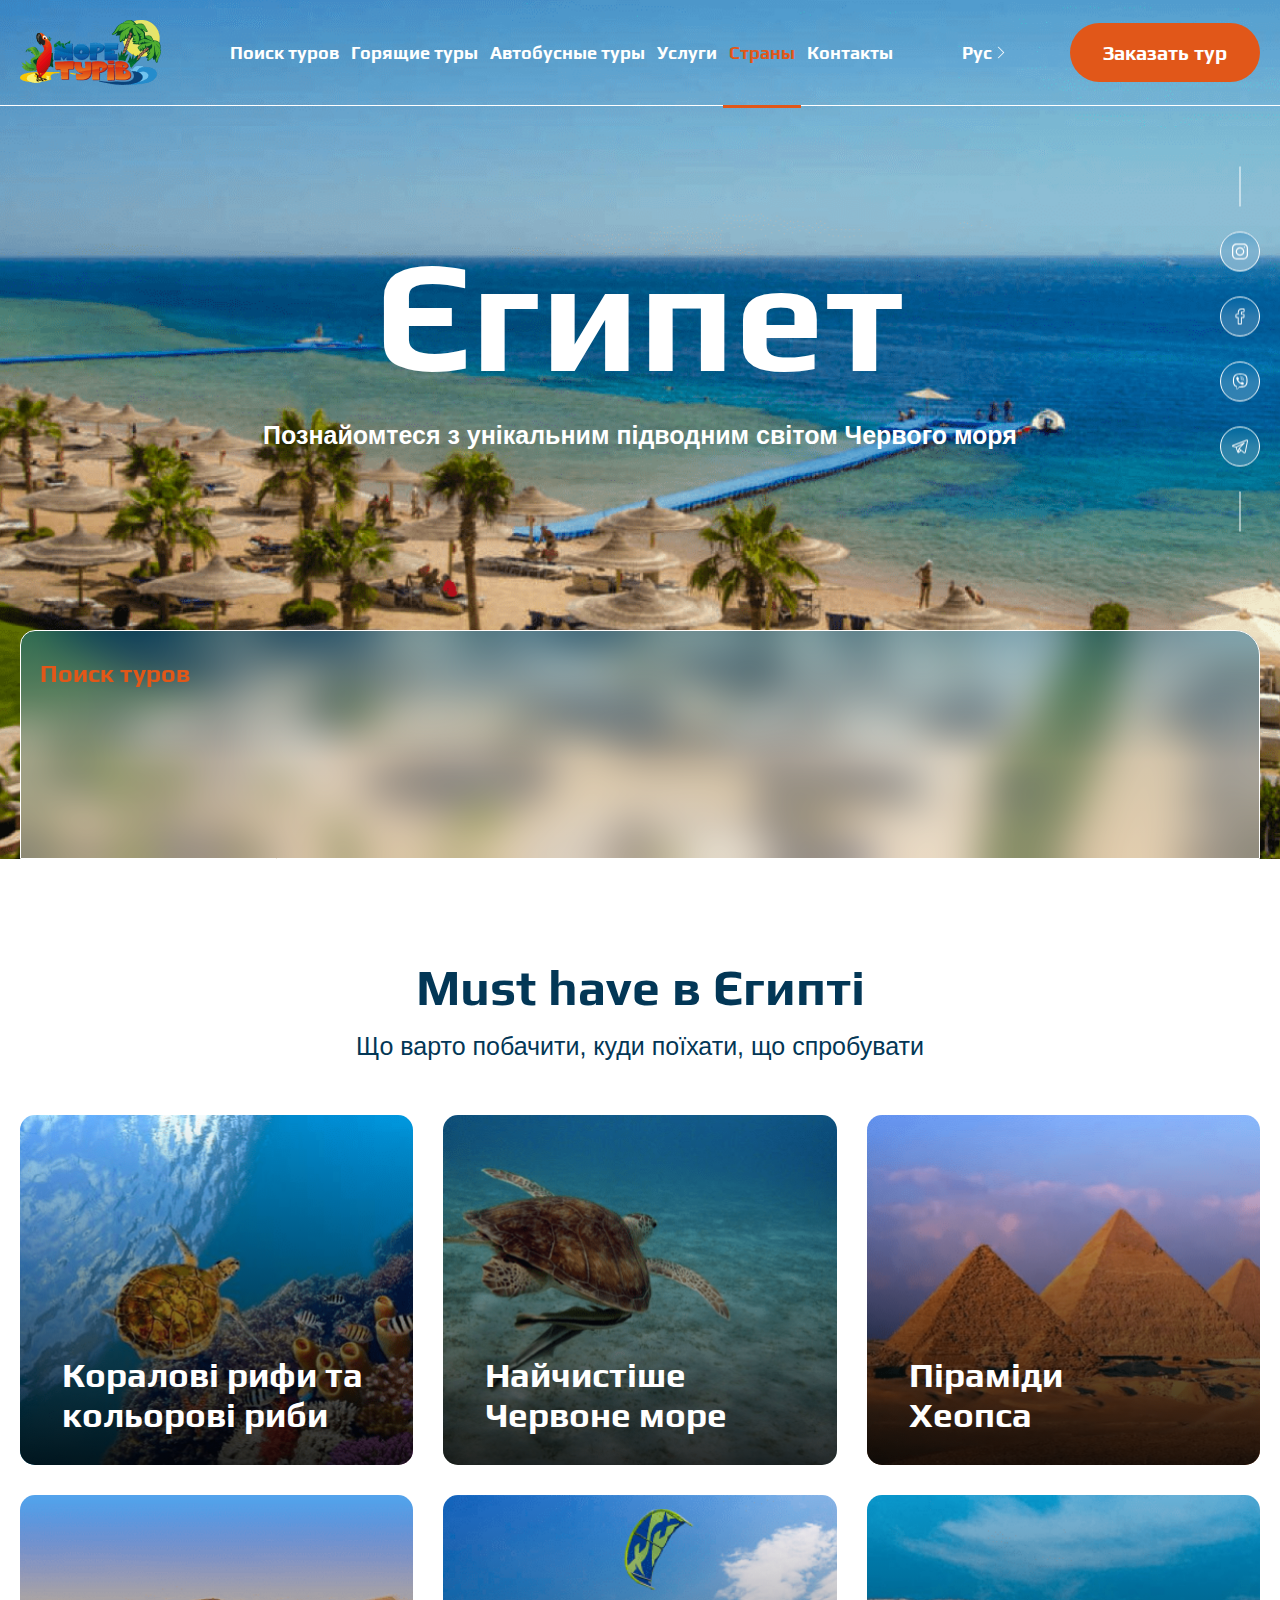
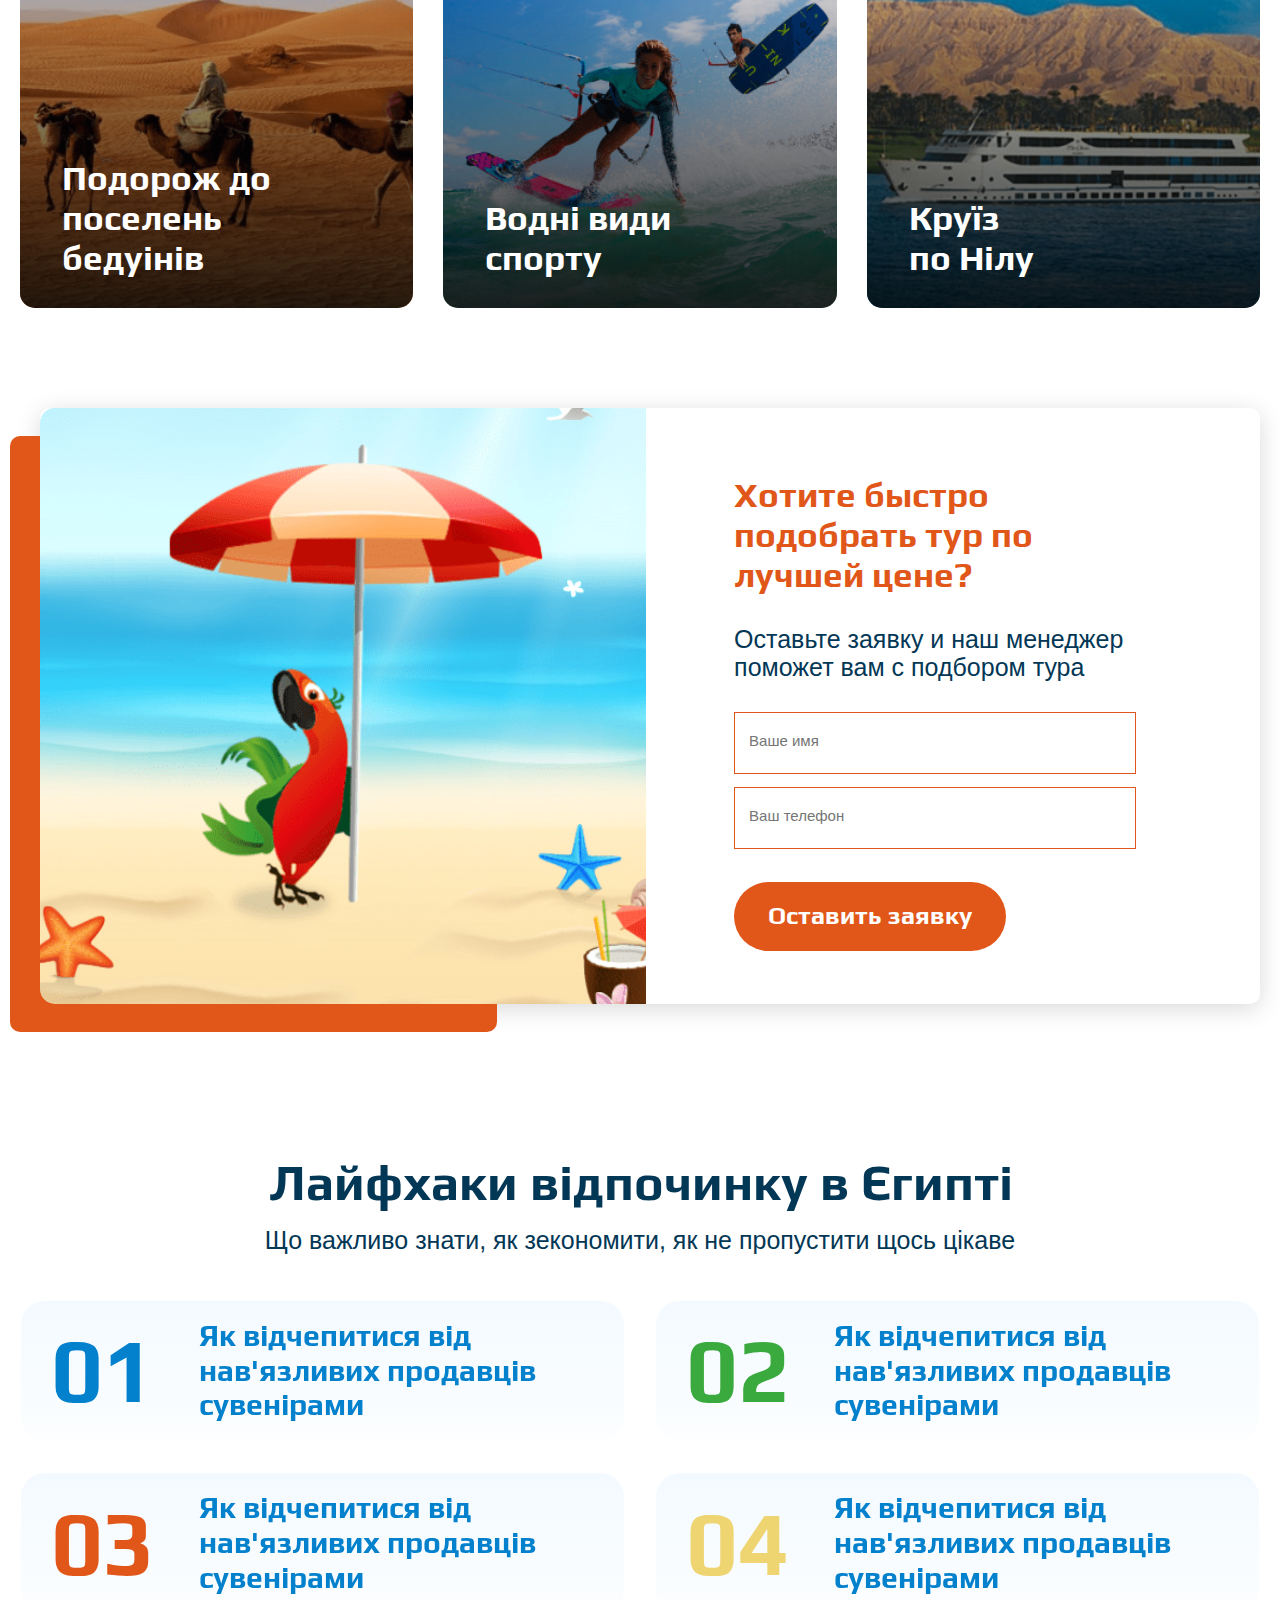
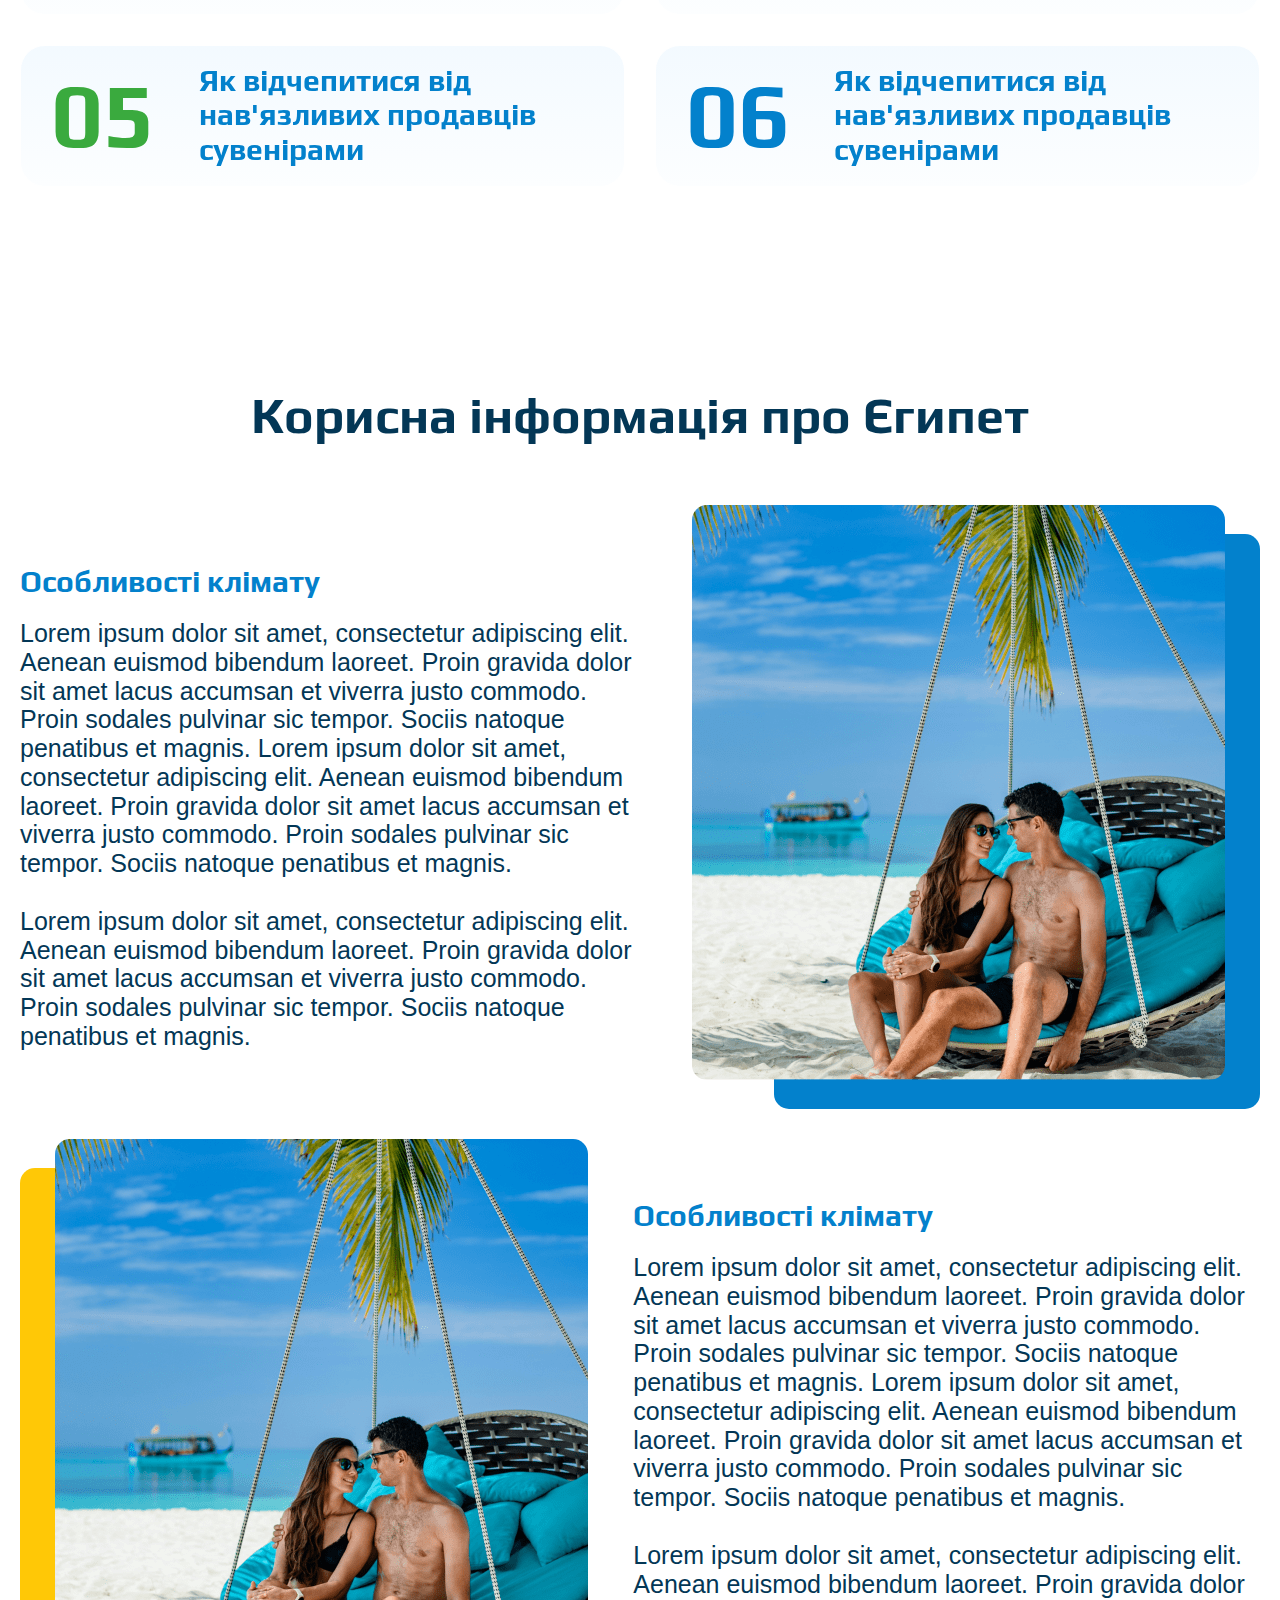
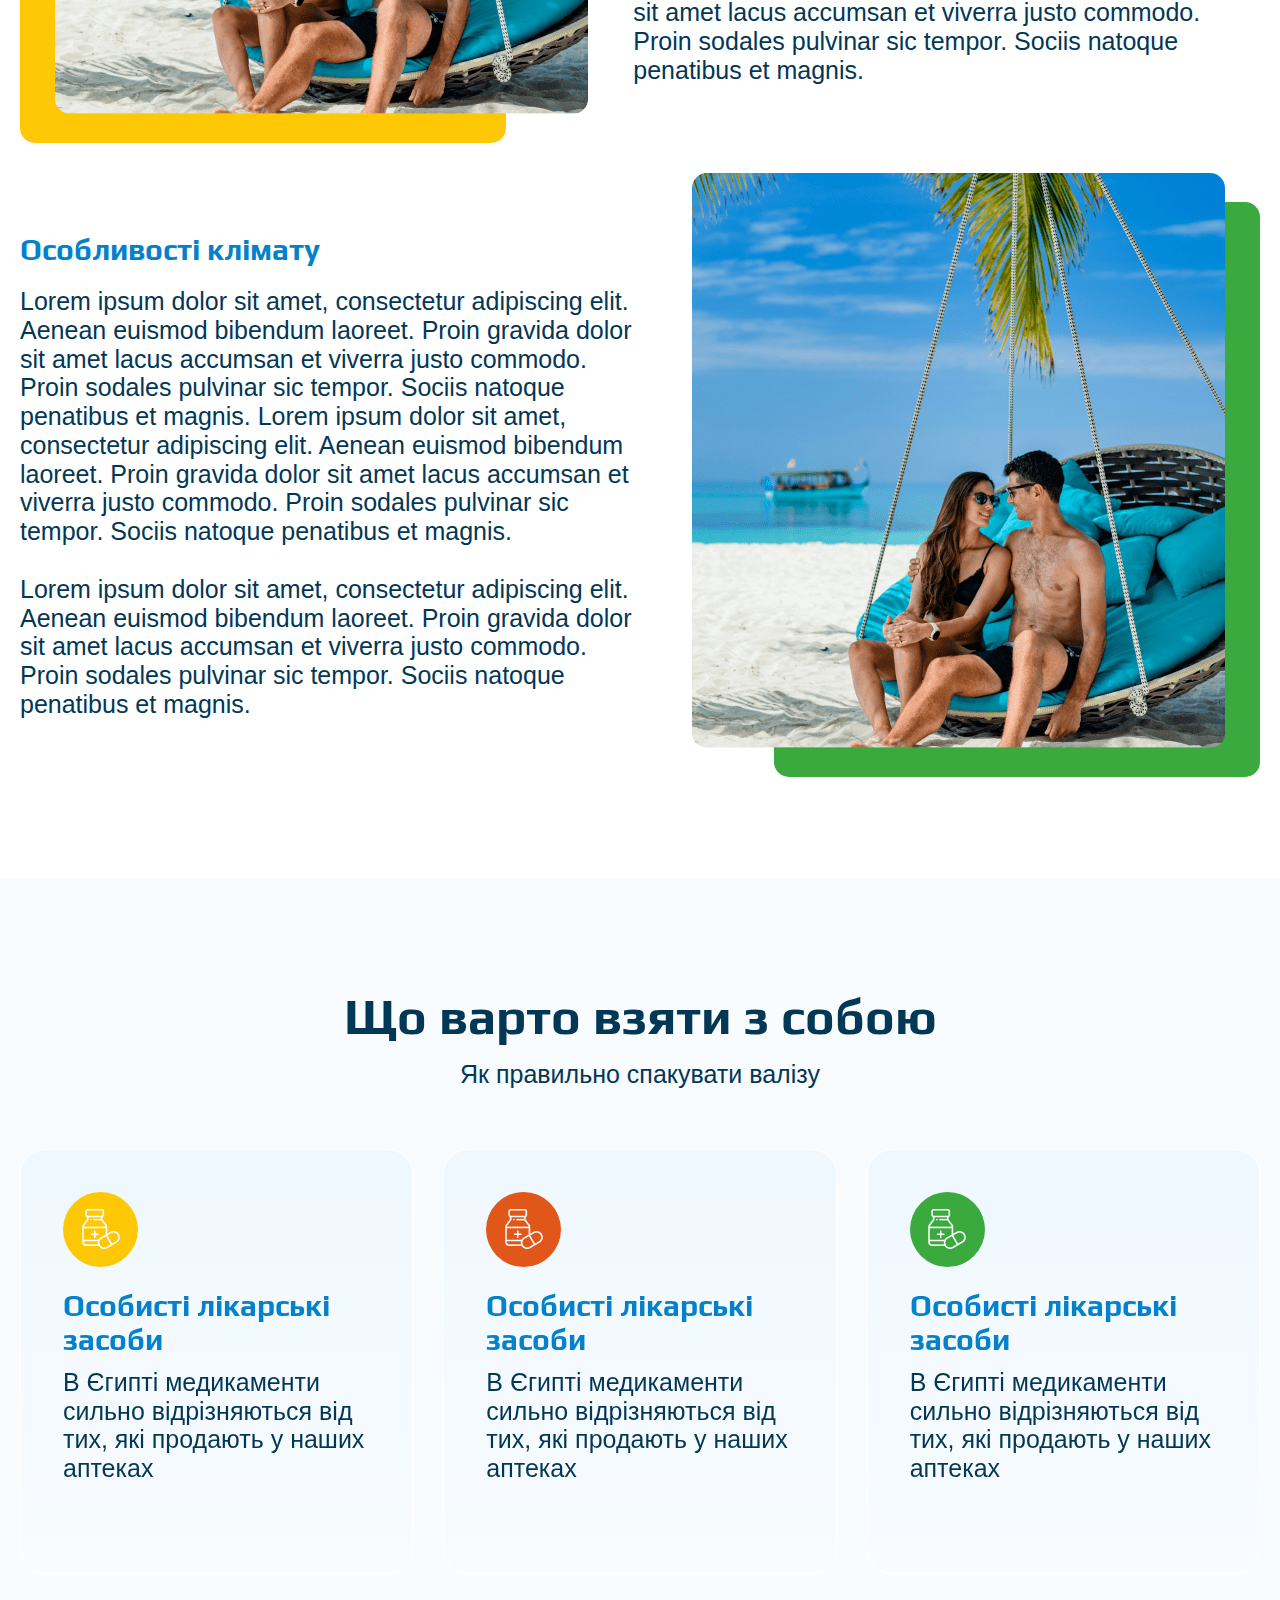
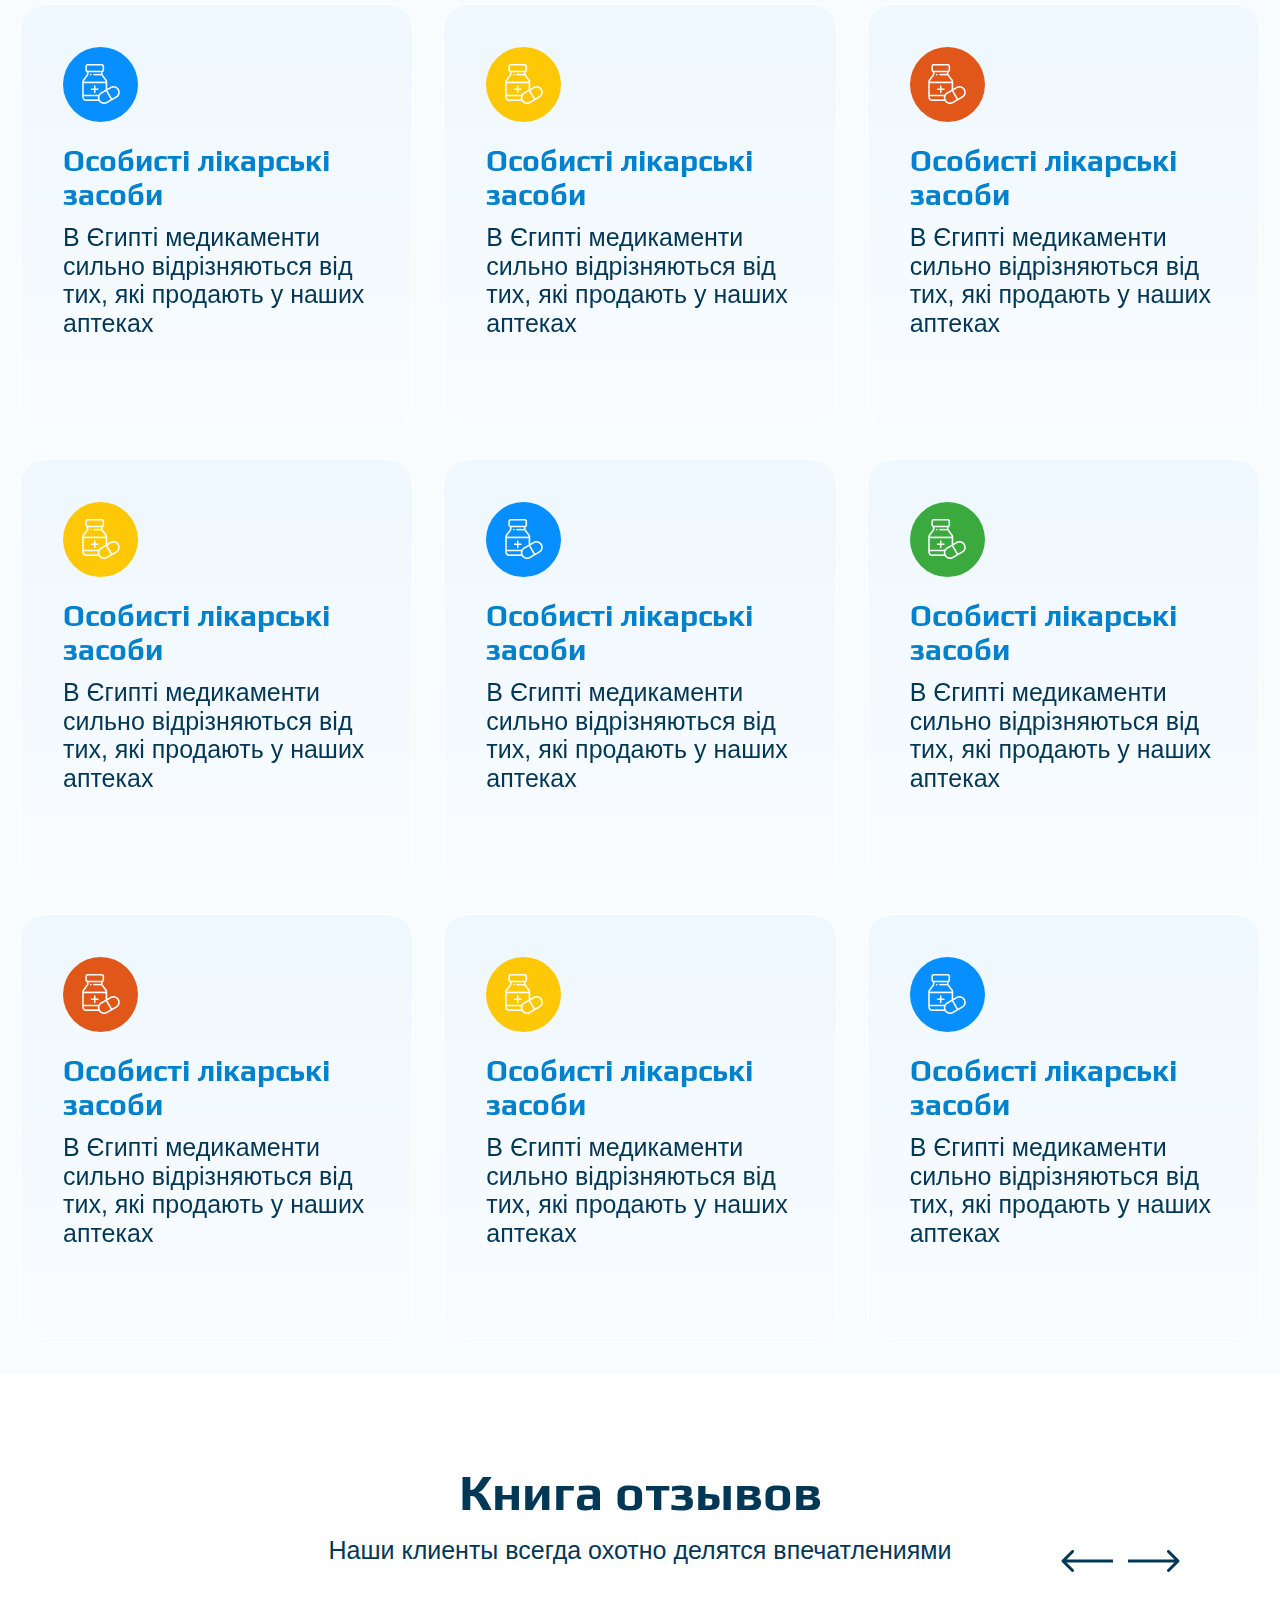
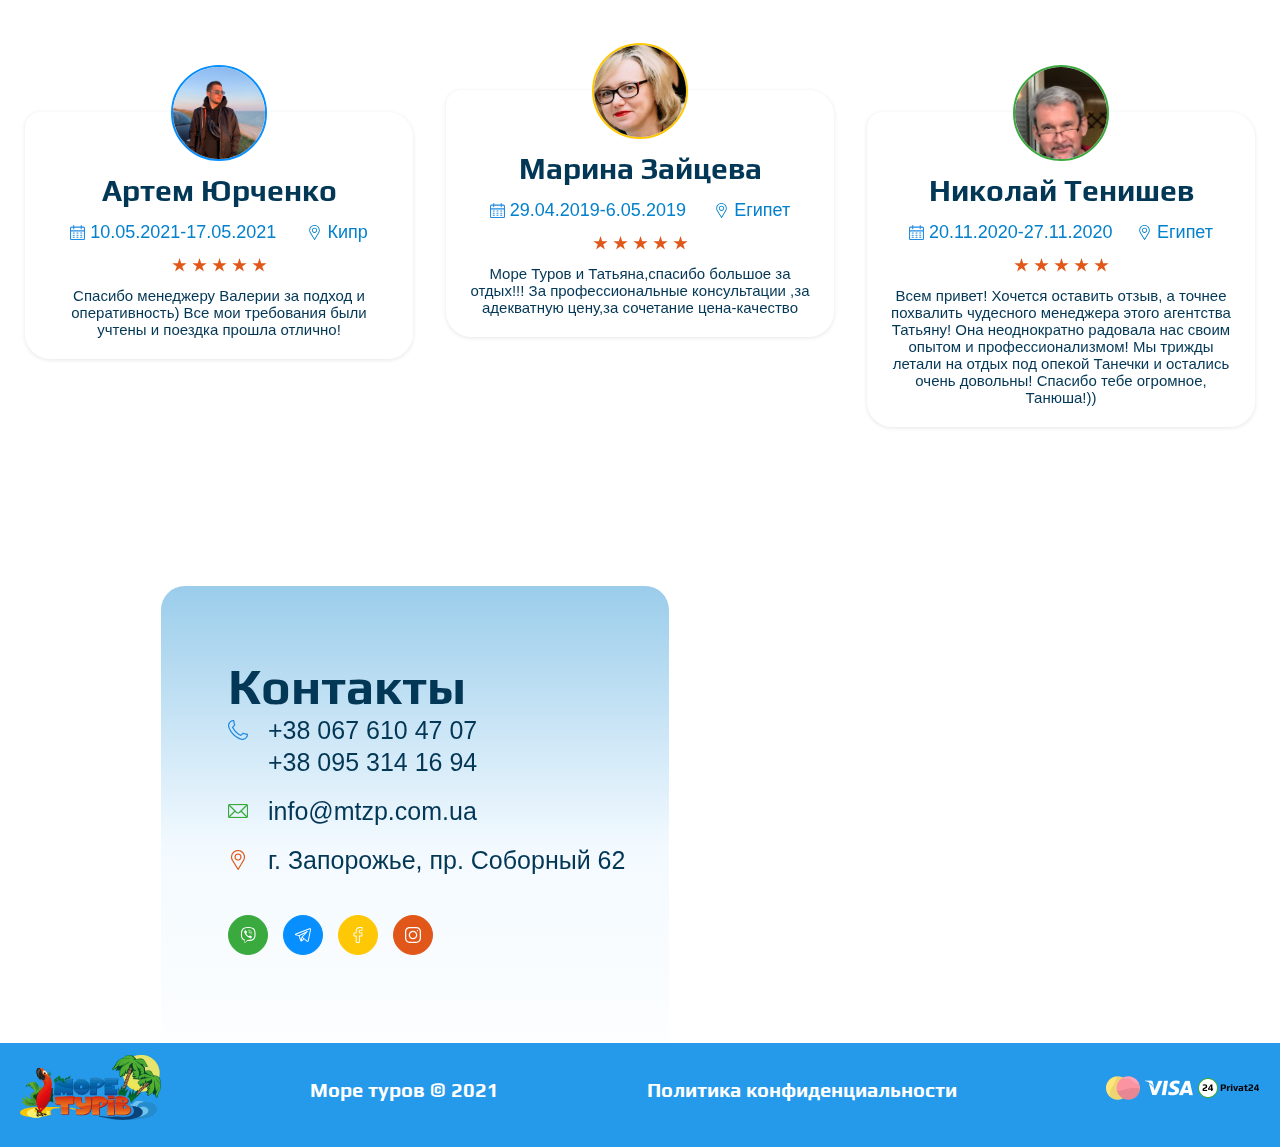
<file: app/countryRu.html>
<!DOCTYPE html>
<html lang="ru">
<head>
    <link href="https://fonts.googleapis.com/css?family=Open+Sans:300,400,600,700&subset=cyrillic" rel="stylesheet">
    <link rel="Stylesheet" href="https://export.otpusk.com/os/onsite/form.css" type="text/css" />
    <link rel="Stylesheet" href="https://export.otpusk.com/os/onsite/result.css" type="text/css" />
    <link rel="Stylesheet" href="https://export.otpusk.com/os/onsite/tour.css" type="text/css" />
    <link href="https://fonts.googleapis.com/css?family=Open+Sans:300,400,600,700&subset=cyrillic" rel="stylesheet">
    <link rel="Stylesheet" href="https://export.otpusk.com/os/onsite/tour.css" type="text/css" />
    <link href="https://fonts.googleapis.com/css?family=Open+Sans:300,400,600,700&subset=cyrillic" rel="stylesheet">
    <link rel="Stylesheet" href="https://export.otpusk.com/os/onsite/form.css" type="text/css" />
    <link rel="Stylesheet" href="https://export.otpusk.com/os/onsite/result.css" type="text/css" />
    <link rel="Stylesheet" href="https://export.otpusk.com/os/excursion/form.css" type="text/css" />
    <link rel="Stylesheet" href="https://export.otpusk.com/os/excursion/result.css" type="text/css" />
    <link rel="Stylesheet" href="https://export.otpusk.com/os/excursion/tour.css" type="text/css" />
    <link rel="stylesheet" media="screen" href="https://export.otpusk.com/os/hot-module.css" />
    <style>
        /* Відступи модуля */
        .os-top-countries{
            padding: 20px 17px 0;
        }
        /* Відступи між колонками */
        .os-top-countries-image ul{
            margin-left: -20px;
        }
        .os-top-countries-image .os-top-countries-item{
            padding-left: 20px;
            margin-bottom: 20px;
            max-width: 240px;
            height: auto;
            position: static;
            float: none;
        }
        .os-top-countries-text .os-top-countries-item{
            padding-left: 26px;
            height: auto;
            position: static;
            float: none;
        }
        .os-top-countries-text ul{
            margin-left: -26px;
        }
        /* Стилі туру */
        .os-top-countries-text .os-top-countries-item{
            margin-bottom: 18px;
            max-width: 287px;
        }
        .os-top-countries-image .os-top-countries-item > a{
            box-shadow: 0 0 5px 1px rgba(0,0,0,0.3);
            -webkit-transition: all .4s;
            -moz-transition: all .4s;
            -o-transition: all .4s;
            transition: all .4s;
        }
        .os-top-countries-image .os-top-countries-item > a:hover{
            -webkit-filter: contrast(1.2);
            filter: contrast(1.2);
        }
        /* Стилі лінії в текстовій версії */
        .os-top-countries-text .os-top-countries-item > a:before{
            top: 14px;
            left: 35px;
            height: 1px;
            background-color: #e1e1e1;
        }
        /* Назва країни */
        .os-top-countries-image .os-top-countries-item .os-country-name{
            color: #fff;
            line-height: 21px;
            font-family: sans-serif;
            font-size: 18px;
            font-weight: 600;
        }
        .os-top-countries-text .os-top-countries-item .os-country-name{
            line-height: 26px;
            font-size: 14px;
            color: #333;
            font-family: sans-serif;
        }
        /* Блок з ціною */
        .os-top-countries-image .os-top-countries-item .os-country-price{
            background-color: rgba(239, 125, 12, 0.95);
            font-size: 12px;
            color: #fff;
            font-family: sans-serif;
        }
        /* "от" */
        .os-top-countries-text .os-top-countries-item .os-country-price span:nth-child(1){
            font-size: 10px;
            color: #7e7e7e;
        }
        /* число */
        .os-top-countries-image .os-top-countries-item .os-country-price span:nth-child(2){
            font-weight: bold;
            font-size: 20px;
        }
        .os-top-countries-text .os-top-countries-item .os-country-price span:nth-child(2){
            font-size: 16px;
            font-weight: bold;
            line-height: 26px;
            color: #0799ff;
        }
        /* "$/чел." */
        .os-top-countries-text .os-top-countries-item .os-country-price span:nth-child(3){
            font-size: 14px;
            line-height: 26px;
            color: #0799ff;
            font-weight: 100;
        }
        .os-top-countries-text .os-top-countries-item .os-country-price span:nth-child(2){
            padding-left: 6px;
        }
        .os-top-countries-text .os-top-countries-item .os-country-price span:nth-child(2),
        .os-top-countries-text .os-top-countries-item .os-country-price span:nth-child(3){
            background-color: #fff;
            line-height: 26px;
        }
        @media screen and (min-width: 846px){
            .os-top-countries{
                padding: 40px 17px 0;
            }
        }
        .os-top-countries-item.small .os-country-price span:nth-child(1) {
            top: -2px;
        }
        .os-top-countries-text .os-top-countries-item.small .os-country-price span:nth-child(2){
            position: relative;
            top: -4px;
            padding-left: 15px;
            font-size: 16px;
        }
        .os-top-countries-text .os-top-countries-item.small .os-country-price span:nth-child(3){
            position: absolute;
            bottom: 0;
            right: 0;
            line-height: 12px;
            font-size: 12px;
            background-color: transparent;
        }
    </style>
    <style>
        /*==== Стилизация для модуля горящих туров с типом "плитки" ====*/

        /* Отступы для контейнера, содержащего все блоки */
        body .hot-block_tiles .hot-wrapper {
            margin-top: 0px; /*отступ сверху*/
            margin-left: 0px; /*отступ слева*/
            margin-bottom: 0px; /*отступ снизу*/
            margin-right: -10px !important; /*Внимание!!! должно совпадать с положительным margin-right в .hot-otp-form-wrap ниже*/
        }

        /* Отступы между блоками */
        body .hot-block_tiles .hot-otp-form-wrap {
            margin-top: 10px; /*отступ сверху*/
            margin-right: 10px; /*отступ справа. Внимание!!! должно совпадать с отрицательным значением margin-right в .hot-wrapper выше*/
        }

        /* Ширина основного блока */
        body .hot-block_tiles .hot-otp-img,
        body .hot-block_tiles .hot-otp-tour-block {
            width: 300px !important; /*(в пределах от 240 до 360 пикселей)*/
        }

        /* Градиент основного блока */
        body .hot-block_tiles .hot-otp-tour-block {
            background: -moz-linear-gradient(-10deg, rgba(32,32,32,0.75) 0%, rgba(32,32,32,0) 50%), -moz-linear-gradient(10deg, rgba(32,32,32,0.75) 0%, rgba(32,32,32,0) 50%);
            background: -webkit-linear-gradient(-10deg, rgba(32,32,32,0.75) 0%,rgba(32,32,32,0) 50%), -webkit-linear-gradient(10deg, rgba(32,32,32,0.75) 0%,rgba(32,32,32,0) 50%);
            background: linear-gradient(170deg, rgba(32,32,32,0.75) 0%,rgba(32,32,32,0) 50%), linear-gradient(10deg, rgba(32,32,32,0.75) 0%,rgba(32,32,32,0) 50%);
        }

        /* Скругление углов основного блока */
        body .hot-block_tiles .hot-otp-form-wrap {
            border-radius: 4px;
        }

        /* Плашка под нижний текст */
        body .hot-block_tiles .hot-otp-img:after {
            background: rgba(255,0,0,.7); /*фон плашки (цвет, градиент, картинка)*/
            height: 0; /*высота плашки, например: height: 73px;*/
        }

        /* Значение прозрачности фоновой картинки основного блока при наведении */
        body .hot-block_tiles .hot-otp-form-wrap:hover .hot-otp-img {
            opacity: .8;
        }

        /*=== Стилизация частей основного блока ===*/

        /*== 1. Заголовок блока (верхяя строка, большие буквы) ==*/
        body .hot-block_tiles .hot-otp-description {
            font-family: arial; /*семейство шрифта*/
            font-size: 18px; /*размер шрифта*/
            line-height: 21px; /*высота линии*/
            font-weight: bold; /*жирный шрифт, для обычного font-weight: normal;*/
            font-style: normal; /*без курсива, для курсива font-style: italic;*/
            color: #fff !important; /*цвет*/
            padding-top: 18px; /*отступ сверху*/
            padding-left: 20px; /*отступ слева*/
            padding-right: 20px;  /*отступ справа*/
        }
        /* При наведении мышки на основной блок */
        body .hot-block_tiles .hot-otp-tour-block:hover .hot-otp-description {
            text-decoration: none !important; /*подчеркивания нет, чтобы было text-decoration: underline*/
            color: #fff !important; /*цвет*/
        }

        /*== 2. Строка под заголовком (буквы поменьше) ==*/
        body .hot-block_tiles .hot-otp-place {
            font-family: arial; /*семейство шрифта*/
            font-size: 13px; /*размер шрифта*/
            line-height: 15px; /*высота линии*/
            font-weight: bold; /*жирный шрифт, для обычного font-weight: normal;*/
            font-style: normal !important; /*без курсива, для курсива font-style: italic*/
            color: #fff !important; /*цвет*/
            padding-top: 0; /*отступ сверху*/
            padding-left: 20px; /*отступ слева*/
            padding-right: 20px;  /*отступ справа*/
        }
        /* При наведении мышки на основной блок */
        body .hot-block_tiles .hot-otp-tour-block:hover .hot-otp-place {
            text-decoration: none !important; /*подчеркивания нет, чтобы было text-decoration: underline*/
            color: #fff !important; /*цвет*/
        }

        /*== 3. Строка с описанием тура в нижнем левом углу (курсив) ==*/
        body .hot-block_tiles .hot-otp-tour-info {
            font-family: arial; /*семейство шрифта*/
            font-size: 13px; /*размер шрифта*/
            line-height: 16px; /*высота линии*/
            font-weight: normal; /*обычный шрифт, для жирного font-weight: bold;*/
            font-style: italic; /*с курсивом, если без курсива font-style: normal;*/
            color: #fff; /*цвет*/
            left: 20px; /*отступ слева*/
            bottom: 13px; /*отступ снизу*/
            width: 130px; /*ширина блока*/
        }
        /* При наведении мышки на основной блок */
        body .hot-block_tiles .hot-otp-tour-block:hover .hot-otp-tour-info {
            text-decoration: none !important; /*подчеркивания нет, чтобы было text-decoration: underline*/
            color: #fff !important; /*цвет*/
        }

        /*== 4. Блок с ценой тура в нижнем правом углу (описание + цена) ==*/
        body .hot-block_tiles .hot-price-block {
            padding-right: 20px; /*отступ справа*/
            padding-bottom: 11px; /*отступ снизу*/
        }

        /*== 4.1. Блок с ценой тура в нижнем правом углу (описание) ==*/
        body .hot-block_tiles .hot-otp-price-count,
        body .hot-block_tiles .hot-otp-price-count nobr {
            font-family: arial; /*семейство шрифта*/
            font-size: 11px; /*размер шрифта*/
            line-height: 10px; /*высота линии*/
            font-weight: normal; /*обычный шрифт, для жирного font-weight: bold;*/
            font-style: normal; /*без курсива, для курсива font-style: italic;*/
            color: #fff !important; /*цвет*/
        }
        body .hot-block_tiles .hot-otp-price-count {
            width: 60px; /*ширина блока*/
        }
        /* При наведении мышки на основной блок */
        body .hot-block_tiles .hot-otp-tour-block:hover .hot-otp-price-count,
        body .hot-block_tiles .hot-otp-tour-block:hover .hot-otp-price-count nobr {
            text-decoration: none !important; /*подчеркивания нет, чтобы было text-decoration: underline*/
            color: #fff !important; /*цвет*/
        }

        /*== 4.2. Блок с ценой тура в нижнем правом углу (цена) ==*/
        body .hot-block_tiles .hot-otp-price a {
            font-family: arial; /*семейство шрифта*/
            font-size: 24px; /*размер шрифта*/
            line-height: 28px; /*высота линии*/
            font-weight: bold; /*жирный шрифт, для обычного font-weight: normal;*/
            font-style: normal; /*без курсива, для курсива font-style: italic;*/
            color: #fff !important; /*цвет*/
        }
        /* При наведении мышки на основной блок */
        body .hot-block_tiles .hot-otp-tour-block:hover .hot-otp-price a {
            text-decoration: none !important; /*подчеркивания нет, чтобы было text-decoration: underline*/
            color: #fff !important; /*цвет*/
        }

    </style>
    <style>
        /* Фон и рамка формы */
        body .os-order-form-wrap {background: #fff; border: 5px solid #eee;}

        /* Заголовок формы */
        body .os-order-form-wrap .os-order-header-title {
            color: #4cb5ff; /*цвет шрифта.
  Добавьте !important сработало, например:
  color: blue !important;*/
            font-size: 27px; /*размер шрифта*/
            font-weight: bold; /*жирность шрифта*/
            font-family: arial; /*семейство шрифта*/
        }

        /* Шрифты и цвета некоторых полей (взрослые и дети, и, возраст детей, возможны другие даты) */
        body .os-order-first-title,
        body .os-order-and-title,
        body .os-order-second-title,
        body .os-order-input-dates label {font-family: arial; color: #666;} /*возможны другие даты*/

        /* Выпадающие списки (страна, курорт, взрослые, дети, возрасты, длительности) */
        body .os-order-form-wrap select {font-family: arial; color: #000;}
        body .os-order-select-wrapper,
        body .os-order-select-wrapper:after {background: #fff;}
        body .os-order-select-wrapper {border-radius: 5px; border: 1px solid #c3c3c3;}
        body .os-order-input-duration .os-order-select-wrapper {border-radius: 5px;} /*длительность*/

        /* Цвета иконок в полях. Добавьте !important чтобы сработало, например:
           body .os-order-input-country .os-order-select-wrapper:after {color: green !important;}*/
        body .os-order-form-wrap .os-order-select-wrapper:after {color: #4cb5ff;} /*выпадающий список ближайшего офиса*/

        /* Шрифты, их цвета, фон и цвет рамки в полях формы (имя, телефон, е-мейл, пожелания)*/
        body .os-order-user-contacts input,
        body .os-order-form-wrap textarea {font-family: arial; color: #000; background: #F0F0F0; border-color: #c3c3c3;}

        /* Скругление углов в полях формы (имя, телефон, е-мейл, пожелания) (4 значения означают углы: верхний-левый верхний-правый нижний-правый нижний-левый)*/
        body .os-order-user-contacts input,
        body .os-order-form-wrap textarea {border-radius: 0px 0px 0px 0px;}

        /* Скругление углов в выпадающем списке "ближайший офис"*/
        body .os-order-input-office .os-order-select-wrapper {border-radius: 0px 0px 0px 0px;}

        /* Поле даты */
        body .os-order-input-dates .os-order-input-wrapper {
            font-family: arial; /*семейство шрифта*/
            color: #000; /*цвет шрифта*/
            background: #fff; /*цвет фона*/
            border-radius: 5px; /*скругление углов*/
            border-color: #c3c3c3; /*цвет рамки*/
        }
        body .os-order-input-dates .os-order-input-wrapper:after {color: #4cb5ff;} /*цвет иконки календаря. Добавьте !important чтобы сработало*/

        /* Кнопка "Отправить" */
        body .os-order-form-submit_button {
            font: bold 18px Arial; /* шрифт */
            color: #ffffff; /*цвет шрифта*/
            border: 5px solid #dbdbdb; /*рамка*/
            border-radius: 25px; /*скругление углов*/
            background: #4cb5ff; /*цвет фона (добавьте !important чтобы сработало) */
            height: 50px; /*высота кнопки*/
            width: 200px; /*ширина кнопки*/
        }
        /* Кнопка "Отправить" при наведении мыши (добавьте !important чтобы сработало) */
        body .os-order-form-submit_button:hover {
            background: #4cb5ff; /*цвет фона (добавьте !important чтобы сработало) */
            border-color: #B7B7B7;
        }

        body .os-order-header-title, .os-order-form-wrap *:after {
            color: #4cb5ff !important;
        }
        body .table-condensed .prev, .table-condensed .next, .table-condensed .switch {
            background-color: #4cb5ff !important;
        }
        body .datepicker {
            border-color: #4cb5ff !important;
            z-index:9999;
        }
        body .os-order-form-submit_button {
            background-color: #4cb5ff !important;
            background-image: linear-gradient(to bottom, #4cb5ff, #1a83cd) !important;
        }
    </style>
    <meta charset="UTF-8">

    <!-- Useful meta tags -->
    <meta name="viewport" content="width=device-width, initial-scale=1">
    <meta name="description" content="">
    <link rel="stylesheet" href="css/app.min.css">
    <title>Home</title>
    <link rel="preconnect" href="https://fonts.gstatic.com">
    <link href="https://fonts.googleapis.com/css2?family=Play:wght@400;700&display=swap" rel="stylesheet">
    <link rel="stylesheet" href="https://unpkg.com/swiper/swiper-bundle.min.css" />
</head>
<body>
<header class="header">
    <div class="container">
        <a href="indexRu.html" class="header__logo">
            <img src="img/header/01.png" alt="">
        </a>
        <div class="header__menu">
            <a href="#search" class="header__link">Поиск туров</a>
            <a href="indexRu.html#tour" class="header__link">Горящие туры</a>
            <a href="indexRu.html#hero" class="header__link">Автобусные туры</a>
            <a href="indexRu.html#services" class="header__link">Услуги</a>
            <a href="countryRu.html" class="header__link header__link_active">Страны</a>
            <a href="contactsRu.html" class="header__link">Контакты</a>
        </div>
        <div class="header__language">
            <div class="header__language-top">
                <span>Рус</span>
                <svg width="12" height="13" viewBox="0 0 12 13" fill="none" xmlns="http://www.w3.org/2000/svg">
                    <g clip-path="url(#clip0)">
                        <path d="M8.11785 6.49723L2.90319 11.7119C2.72291 11.8922 2.72291 12.1845 2.90319 12.3648C3.08352 12.5451 3.37581 12.5451 3.55611 12.3648L9.09724 6.82369C9.27748 6.64338 9.27748 6.35107 9.09724 6.17077L3.55611 0.629638C3.37267 0.452474 3.08035 0.457561 2.90319 0.641002C2.73038 0.819952 2.73038 1.10364 2.90319 1.28256L8.11785 6.49723Z" fill="#F8FCFF"/>
                    </g>
                    <defs>
                        <clipPath id="clip0">
                            <rect width="12" height="12" fill="white" transform="translate(12 12.5) rotate(-180)"/>
                        </clipPath>
                    </defs>
                </svg>
            </div>
            <div class="header__language-bottom">
                <a href="country.html">Укр</a>
            </div>
        </div>
        <div class="header__phone">
            <span class="header-number">+38 067 610 47 07</span>
            <span>Позвоните мне</span>
        </div>
        <div class="header__button">
            <script>
                var osLang = 'ru';
            </script>
            <script src="https://export.otpusk.com/js/order"></script>
            <a onclick="otpMainOrder.showForm(this, '31003-2a242-cd507-6844e-1fb16');" class="os-order-form-submit_button" data-country="" data-city="" data-date="" data-other="" data-people="" data-len="" data-comment="" data-office="" data-title-text="Заказать тур">Заказать тур</a>
        </div>
        <div class="header__burger">
            <div></div>
            <div></div>
            <div></div>
        </div>
    </div>
</header>
<div class="main">
    <section class="hero hero-country">
        <div class="container">
            <a href="" name="hero"></a>
            <div class="hero__titles">
                <h3>Травневі свята у</h3>
                <h1>Єгипет</h1>
                <h2>Познайомтеся з унікальним підводним світом Червого моря</h2>
                <a class="hero-button" href="">Вибрати тур в Грузію на травневі свята</a>
                <div class="hero__socials">
                    <a href="https://www.instagram.com/moreturovsoborniy/">
                        <svg width="16" height="16" viewBox="0 0 16 16" fill="none" xmlns="http://www.w3.org/2000/svg">
                            <path d="M11.3523 0H4.64775C2.08497 0 0 2.08497 0 4.64775V11.3523C0 13.915 2.08497 16 4.64775 16H11.3523C13.915 16 16 13.915 16 11.3523V4.64775C16 2.08497 13.915 0 11.3523 0ZM14.75 11.3523C14.75 13.2258 13.2258 14.75 11.3523 14.75H4.64775C2.77422 14.75 1.25 13.2258 1.25 11.3523V4.64775C1.25 2.77422 2.77422 1.25 4.64775 1.25H11.3523C13.2258 1.25 14.75 2.77422 14.75 4.64775V11.3523Z" fill="white"/>
                            <path d="M8 3.6875C5.62206 3.6875 3.6875 5.62206 3.6875 8C3.6875 10.3779 5.62206 12.3125 8 12.3125C10.3779 12.3125 12.3125 10.3779 12.3125 8C12.3125 5.62206 10.3779 3.6875 8 3.6875ZM8 11.0625C6.31134 11.0625 4.9375 9.68866 4.9375 8C4.9375 6.31134 6.31134 4.9375 8 4.9375C9.68866 4.9375 11.0625 6.31134 11.0625 8C11.0625 9.68866 9.68866 11.0625 8 11.0625Z" fill="white"/>
                            <path d="M12.375 4.25C12.7202 4.25 13 3.97018 13 3.625C13 3.27982 12.7202 3 12.375 3C12.0298 3 11.75 3.27982 11.75 3.625C11.75 3.97018 12.0298 4.25 12.375 4.25Z" fill="white"/>
                        </svg>
                    </a>
                    <a href="https://www.facebook.com/moreturovsoborniy/">
                        <svg width="16" height="16" viewBox="0 0 16 16" fill="none" xmlns="http://www.w3.org/2000/svg">
                            <g clip-path="url(#clip11)">
                                <path d="M9.08031 15.9688H6.51304C6.08423 15.9688 5.7354 15.6206 5.7354 15.1926V9.41333H4.2376C3.80879 9.41333 3.45996 9.06507 3.45996 8.63721V6.16077C3.45996 5.73279 3.80879 5.38464 4.2376 5.38464H5.7354V4.14453C5.7354 2.91492 6.12227 1.86877 6.85404 1.11939C7.58912 0.366577 8.6164 -0.03125 9.82481 -0.03125L11.7827 -0.0280762C12.2108 -0.0273437 12.559 0.320801 12.559 0.748047V3.04736C12.559 3.47534 12.2103 3.82349 11.7816 3.82349L10.4634 3.82398C10.0614 3.82398 9.95898 3.90442 9.93709 3.92908C9.90101 3.96997 9.85808 4.08557 9.85808 4.40479V5.38452H11.6826C11.8199 5.38452 11.953 5.41834 12.0674 5.48206C12.314 5.61963 12.4674 5.87976 12.4674 6.16089L12.4664 8.63733C12.4664 9.06507 12.1176 9.41321 11.6888 9.41321H9.85808V15.1926C9.85808 15.6206 9.50913 15.9688 9.08031 15.9688ZM6.67523 15.0308H8.91813V8.99341C8.91813 8.70764 9.15113 8.47522 9.43734 8.47522H11.5266L11.5275 6.32263H9.43721C9.15101 6.32263 8.91813 6.09021 8.91813 5.80444V4.40479C8.91813 4.03833 8.95544 3.62158 9.23259 3.30835C9.56747 2.92969 10.0952 2.88599 10.4631 2.88599L11.6192 2.8855V0.909668L9.82408 0.906739C7.88205 0.906739 6.67523 2.14746 6.67523 4.14453V5.80444C6.67523 6.09009 6.44235 6.32263 6.15615 6.32263H4.39979V8.47522H6.15615C6.44235 8.47522 6.67523 8.70764 6.67523 8.99341V15.0308ZM11.7809 0.909912H11.781H11.7809Z" fill="white"/>
                            </g>
                            <defs>
                                <clipPath id="clip11">
                                    <rect width="16" height="16" fill="white"/>
                                </clipPath>
                            </defs>
                        </svg>
                    </a>
                    <a href="https://invite.viber.com/?g2=AQB466iGbDhhhEhdtF%2FvMSSK0YFQ68%2BAW9ocQ45YAQNVDAB0KCKqVYxHiABMZ5l1">
                        <svg width="16" height="16" viewBox="0 0 16 16" fill="none" xmlns="http://www.w3.org/2000/svg">
                            <g clip-path="url(#clip12)">
                                <path d="M15.4367 9.26257C15.9141 5.24457 15.2074 2.7079 13.9327 1.56057L13.9334 1.5599C11.8761 -0.399434 4.92805 -0.689434 2.46672 1.6479C1.36139 2.79123 0.972053 4.46923 0.929386 6.54657C0.88672 8.62457 0.836053 12.5172 4.46339 13.5732H4.46672L4.46339 15.1859C4.46339 15.1859 4.43872 15.8392 4.85605 15.9706C5.33339 16.1252 5.54939 15.8219 7.03405 14.0486C9.51672 14.2639 11.4234 13.7706 11.6401 13.6986C12.1414 13.5306 14.9781 13.1552 15.4367 9.26257ZM7.27872 12.9139C7.27872 12.9139 5.70739 14.8732 5.21872 15.3819C5.05872 15.5472 4.88339 15.5319 4.88605 15.2039C4.88605 14.9886 4.89805 12.5266 4.89805 12.5266C1.82272 11.6452 2.00405 8.33057 2.03739 6.59657C2.07072 4.8619 2.38805 3.44123 3.32405 2.48457C5.48339 0.459899 11.5747 0.912566 13.1267 2.37123C15.0241 4.05323 14.3487 8.80523 14.3527 8.96723C13.9627 12.2166 11.6641 12.4226 11.2414 12.5632C11.0607 12.6232 9.38405 13.0546 7.27872 12.9139Z" fill="white"/>
                                <path d="M8.14953 2.86475C7.89286 2.86475 7.89286 3.26475 8.14953 3.26808C10.1409 3.28341 11.7809 4.67141 11.7989 7.21741C11.7989 7.48608 12.1922 7.48275 12.1889 7.21408H12.1882C12.1669 4.47075 10.3762 2.88008 8.14953 2.86475Z" fill="white"/>
                                <path d="M10.768 6.79535C10.762 7.06069 11.1546 7.07335 11.158 6.80469C11.1906 5.29202 10.258 4.04602 8.50528 3.91469C8.24861 3.89602 8.22194 4.29936 8.47794 4.31802C9.99795 4.43336 10.7986 5.47069 10.768 6.79535Z" fill="white"/>
                                <path d="M10.3468 8.51591C10.0175 8.32524 9.68216 8.44391 9.54349 8.63124L9.25349 9.00658C9.10616 9.19724 8.83082 9.17191 8.83082 9.17191C6.82149 8.64058 6.28416 6.53791 6.28416 6.53791C6.28416 6.53791 6.25949 6.25324 6.44349 6.10057L6.80616 5.80057C6.98749 5.65657 7.10216 5.30991 6.91749 4.96924C6.42416 4.07791 6.09282 3.77057 5.92416 3.53457C5.74682 3.31257 5.48016 3.26257 5.20282 3.41257H5.19682C4.62016 3.74991 3.98882 4.38124 4.19082 5.03124C4.53549 5.71657 5.16882 7.90124 7.18749 9.55191C8.13616 10.3326 9.63749 11.1326 10.2748 11.3172L10.2808 11.3266C10.9088 11.5359 11.5195 10.8799 11.8455 10.2859V10.2812C11.9902 9.99391 11.9422 9.72191 11.7308 9.54391C11.3562 9.17858 10.7908 8.77524 10.3468 8.51591Z" fill="white"/>
                                <path d="M8.77891 5.40278C9.41958 5.44012 9.73025 5.77478 9.76358 6.46212C9.77558 6.73079 10.1656 6.71212 10.1536 6.44345C10.1109 5.54612 9.64292 5.04612 8.80024 4.99945C8.54358 4.98412 8.51958 5.38745 8.77891 5.40278Z" fill="white"/>
                            </g>
                            <defs>
                                <clipPath id="clip12">
                                    <rect width="16" height="16" fill="white"/>
                                </clipPath>
                            </defs>
                        </svg>
                    </a>
                    <a href="https://t.me/morezp">
                        <svg width="16" height="16" viewBox="0 0 16 16" fill="none" xmlns="http://www.w3.org/2000/svg">
                            <g clip-path="url(#clip13)">
                                <path d="M15.753 1.58936C15.5575 1.35034 15.2648 1.21875 14.9286 1.21875C14.7459 1.21875 14.5523 1.2572 14.3533 1.33325L0.809595 6.5033C0.0908454 6.77759 -0.00595632 7.18921 0.000269252 7.41016C0.00649483 7.6311 0.12649 8.03662 0.859644 8.2699C0.864039 8.27124 0.868433 8.27258 0.872828 8.2738L3.68215 9.07776L5.20144 13.4222C5.40859 14.0145 5.87356 14.3824 6.41506 14.3824C6.75649 14.3824 7.09231 14.2394 7.38625 13.9689L9.12393 12.3689L11.6443 14.3983C11.6446 14.3986 11.6449 14.3987 11.6452 14.3989L11.6691 14.4182C11.6713 14.4199 11.6736 14.4218 11.6758 14.4235C11.956 14.6407 12.2617 14.7555 12.5604 14.7556H12.5606C13.1442 14.7556 13.6089 14.3236 13.7443 13.6552L15.9634 2.69763C16.0525 2.25781 15.9778 1.86426 15.753 1.58936ZM4.62197 8.92505L10.042 6.15613L6.66714 9.74219C6.61184 9.8009 6.57266 9.8728 6.55337 9.95105L5.90261 12.587L4.62197 8.92505ZM6.75112 13.2792C6.72866 13.2998 6.70608 13.3182 6.6835 13.3352L7.28726 10.8899L8.38552 11.7743L6.75112 13.2792ZM15.0446 2.51147L12.8255 13.4691C12.8041 13.574 12.7359 13.818 12.5604 13.818C12.4738 13.818 12.3649 13.7708 12.2534 13.6849L9.39748 11.3854C9.39712 11.385 9.39663 11.3846 9.39614 11.3844L7.6968 10.016L12.5773 4.83008C12.7335 4.66406 12.7477 4.40979 12.6109 4.22742C12.4739 4.04504 12.2257 3.98767 12.0227 4.09143L3.99563 8.19226L1.1481 7.37756L14.6876 2.20911C14.802 2.16541 14.8819 2.15625 14.9286 2.15625C14.9573 2.15625 15.0083 2.15967 15.0272 2.18298C15.0521 2.21338 15.0839 2.31702 15.0446 2.51147Z" fill="white"/>
                            </g>
                            <defs>
                                <clipPath id="clip13">
                                    <rect width="16" height="16" fill="white"/>
                                </clipPath>
                            </defs>
                        </svg>

                    </a>
                </div>
            </div>
            <div class="hero__searches">
                <a href=" " name="search"></a>
                <div class="hero__search hero__form_active">
                    <a href="" name="search"></a>
                    <div class="hero__search-text">
                        <span class="hero-title_active ">Поиск туров</span>
                    </div>
                    <div class="hero-background"></div>
                    <script>
                        var osGeo = ''; /* Страна, курорт или отель по умолчанию в форме поиска */
                        var osDefaultDeparture = ''; /* ID города или название на языке модуля */
                        var osDefaultDuration = ''; /* Начальная длительность в днях */
                        var osTarget = ''; /* URL для отправки формы */
                        var osContainer = null; /* Элемент DIV, в котором выводить результаты поиска */
                        var osTourContainer = null; /* Элемент DIV, в котором выводить подробную информацию о туре */
                        var osLang = 'ru'; /* Язык интерфейса (ru|ua) */
                        var osTourTargetBlank = false; /* Открывать страницу тура в новом окне? */
                        var osOrderUrl = null; /* Вместо формы заказа, переходить на указанный url */
                        var osCurrency = 'converted'; /* Валюта для вывода туров: converted – гривна, original – в валюте тура $ или € */
                    </script>
                    <script src="https://export.otpusk.com/api/session?access_token=31003-2a242-cd507-6844e-1fb16"></script>
                    <script src="https://export.otpusk.com/js/onsite/"></script>
                    <script src="https://export.otpusk.com/js/order"></script>
                </div>
            </div>
        </div>
    </section>
    <section class="have">
        <div class="container">
            <h1>Must have в Єгипті</h1>
            <h2>Що варто побачити, куди поїхати, що спробувати</h2>
            <div class="have__content">
                <div class="have__item">
                    <div class="have__text">
                        <div class="have__paragraphs">
                            <p>Єгипет - одна з небагатьох країн, де можна побачити такий різноманітний підводний світ: унікальні коралові рифи, сотні видів риб, абсолютно прозора вода</p>
                        </div>
                        <h3>Коралові рифи
                            та кольорові риби</h3>
                    </div>
                    <div class="have__background">
                        <div></div>
                        <div></div>
                    </div>
                </div>
                <div class="have__item">
                    <div class="have__text">
                        <div class="have__paragraphs">
                            <p>Червоне море - одне з найчистіших у світі. Якщо бажаєте насолодитися пляжами з прозорою, чистою водою - вибирайте готель, де море "не відходить" в дану пору року</p>
                        </div>
                        <h3>Найчистіше<br>
                            Червоне море</h3>
                    </div>
                    <div class="have__background">
                        <div></div>
                        <div></div>
                    </div>
                </div>
                <div class="have__item">
                    <div class="have__text">
                        <div class="have__paragraphs">
                            <p>Одне с семи чудес світу, яке Ви можете відвідати на одній з багатьох екскурсій. Однак, варто пам'ятати, що туристів там зазвичай дуже багато, тож вони можуть потрапити на фото )</p>
                        </div>
                        <h3>Піраміди<br>
                            Хеопса</h3>
                    </div>
                    <div class="have__background">
                        <div></div>
                        <div></div>
                    </div>
                </div>
                <div class="have__item">
                    <div class="have__text">
                        <div class="have__paragraphs">
                            <p>Можливо, жителі пустелі захочуть разом з гостями позкурити кальян</p>
                            <p>Ви зможете відправитися до бедуїнів в пустелю і разом з ними попити їх унікальний чай.</p>
                        </div>
                        <h3>Подорож до поселень
                            бедуінів</h3>
                    </div>
                    <div class="have__background">
                        <div></div>
                        <div></div>
                    </div>
                </div>
                <div class="have__item">
                    <div class="have__text">
                        <div class="have__paragraphs">
                            <p>Навіть, якщо Ви ніколи не пробували, Єгипет - це саме те місце, де варто спробувати дайвінг, віндсерфінг, кайтсерфінг та безліч інших розваг на воді</p>
                        </div>
                        <h3>Водні види<br>
                            спорту</h3>
                    </div>
                    <div class="have__background">
                        <div></div>
                        <div></div>
                    </div>
                </div>
                <div class="have__item">
                    <div class="have__text">
                        <div class="have__paragraphs">
                            <p>Можете відправитися у захоплюючу подорож по 300-кілометровій ділянці річки Ніл на круїзному кораблі. Це чудова пригода, на яку варто погодитися, щоб побачити країну.</p>
                        </div>
                        <h3>Круїз<br>
                            по Нілу</h3>
                    </div>
                    <div class="have__background">
                        <div></div>
                        <div></div>
                    </div>
                </div>
            </div>
        </div>
    </section>
    <section class="request">
        <div class="container">
            <div class="request__img">
                <img src="img/request/01.png" alt="">
                <div class="request-background"></div>
            </div>
            <div class="request__text">
                <h1>Хотите быстро подобрать тур по лучшей цене?</h1>
                <h2>Оставьте заявку и наш менеджер поможет вам с подбором тура</h2>
                <form action="">
                    <div class="request__inputs">
                        <input type="text" placeholder="Ваше имя" required>
                        <input type="text" placeholder="Ваш телефон" required>
                    </div>

                    <button>Оставить заявку</button>
                </form>
            </div>
        </div>
    </section>
    <section class="hack">
        <div class="container">
            <h1>Лайфхаки відпочинку в Єгипті</h1>
            <h2>Що важливо знати, як зекономити, як не пропустити щось цікаве</h2>
            <div class="hack__hacks">
                <div class="hack__hack">
                    <div class="hack__top">
                        <h3>01</h3>
                        <h4>Як відчепитися від нав'язливих продавців сувенірами</h4>
                    </div>
                    <div class="hack__bottom">
                        <p>Lorem ipsum dolor sit amet, consectetur adipiscing elit. Aenean euismod bibendum laoreet. Proin gravida dolor sit amet lacus accumsan et viverra justo commodo. Proin sodales pulvinar sic tempor. Sociis natoque penatibus et magnis.</p>
                    </div>
                </div>
                <div class="hack__hack">
                    <div class="hack__top">
                        <h3>02</h3>
                        <h4>Як відчепитися від нав'язливих продавців сувенірами</h4>
                    </div>
                    <div class="hack__bottom">
                        <p>Lorem ipsum dolor sit amet, consectetur adipiscing elit. Aenean euismod bibendum laoreet. Proin gravida dolor sit amet lacus accumsan et viverra justo commodo. Proin sodales pulvinar sic tempor. Sociis natoque penatibus et magnis.</p>
                    </div>
                </div>
                <div class="hack__hack">
                    <div class="hack__top">
                        <h3>03</h3>
                        <h4>Як відчепитися від нав'язливих продавців сувенірами</h4>
                    </div>
                    <div class="hack__bottom">
                        <p>Lorem ipsum dolor sit amet, consectetur adipiscing elit. Aenean euismod bibendum laoreet. Proin gravida dolor sit amet lacus accumsan et viverra justo commodo. Proin sodales pulvinar sic tempor. Sociis natoque penatibus et magnis.</p>
                    </div>
                </div>
                <div class="hack__hack">
                    <div class="hack__top">
                        <h3>04</h3>
                        <h4>Як відчепитися від нав'язливих продавців сувенірами</h4>
                    </div>
                    <div class="hack__bottom">
                        <p>Lorem ipsum dolor sit amet, consectetur adipiscing elit. Aenean euismod bibendum laoreet. Proin gravida dolor sit amet lacus accumsan et viverra justo commodo. Proin sodales pulvinar sic tempor. Sociis natoque penatibus et magnis.</p>
                    </div>
                </div>
                <div class="hack__hack">
                    <div class="hack__top">
                        <h3>05</h3>
                        <h4>Як відчепитися від нав'язливих продавців сувенірами</h4>
                    </div>
                    <div class="hack__bottom">
                        <p>Lorem ipsum dolor sit amet, consectetur adipiscing elit. Aenean euismod bibendum laoreet. Proin gravida dolor sit amet lacus accumsan et viverra justo commodo. Proin sodales pulvinar sic tempor. Sociis natoque penatibus et magnis.</p>
                    </div>
                </div>
                <div class="hack__hack">
                    <div class="hack__top">
                        <h3>06</h3>
                        <h4>Як відчепитися від нав'язливих продавців сувенірами</h4>
                    </div>
                    <div class="hack__bottom">
                        <p>Lorem ipsum dolor sit amet, consectetur adipiscing elit. Aenean euismod bibendum laoreet. Proin gravida dolor sit amet lacus accumsan et viverra justo commodo. Proin sodales pulvinar sic tempor. Sociis natoque penatibus et magnis.</p>
                    </div>
                </div>
            </div>
        </div>
    </section>
    <section class="info">
        <div class="container">
            <h1>Корисна інформація про Єгипет</h1>
            <div class="info__content">
                <div class="info__row">
                    <div class="info__text">
                        <h2>Особливості клімату</h2>
                        <div class="info__paragraphs">
                            <p>Lorem ipsum dolor sit amet, consectetur adipiscing elit. Aenean euismod bibendum laoreet. Proin gravida dolor sit amet lacus accumsan et viverra justo commodo. Proin sodales pulvinar sic tempor. Sociis natoque penatibus et magnis. Lorem ipsum dolor sit amet, consectetur adipiscing elit. Aenean euismod bibendum laoreet. Proin gravida dolor sit amet lacus accumsan et viverra justo commodo. Proin sodales pulvinar sic tempor. Sociis natoque penatibus et magnis.</p>
                            <p>Lorem ipsum dolor sit amet, consectetur adipiscing elit. Aenean euismod bibendum laoreet. Proin gravida dolor sit amet lacus accumsan et viverra justo commodo. Proin sodales pulvinar sic tempor. Sociis natoque penatibus et magnis.</p>
                        </div>
                    </div>
                    <div class="info__img">
                        <img src="img/info/01.png" alt="">
                        <div class="info__img-background"></div>
                    </div>
                </div>
                <div class="info__row">
                    <div class="info__text">
                        <h2>Особливості клімату</h2>
                        <div class="info__paragraphs">
                            <p>Lorem ipsum dolor sit amet, consectetur adipiscing elit. Aenean euismod bibendum laoreet. Proin gravida dolor sit amet lacus accumsan et viverra justo commodo. Proin sodales pulvinar sic tempor. Sociis natoque penatibus et magnis. Lorem ipsum dolor sit amet, consectetur adipiscing elit. Aenean euismod bibendum laoreet. Proin gravida dolor sit amet lacus accumsan et viverra justo commodo. Proin sodales pulvinar sic tempor. Sociis natoque penatibus et magnis.</p>
                            <p>Lorem ipsum dolor sit amet, consectetur adipiscing elit. Aenean euismod bibendum laoreet. Proin gravida dolor sit amet lacus accumsan et viverra justo commodo. Proin sodales pulvinar sic tempor. Sociis natoque penatibus et magnis.</p>
                        </div>
                    </div>
                    <div class="info__img">
                        <img src="img/info/01.png" alt="">
                        <div class="info__img-background"></div>
                    </div>
                </div>
                <div class="info__row">
                    <div class="info__text">
                        <h2>Особливості клімату</h2>
                        <div class="info__paragraphs">
                            <p>Lorem ipsum dolor sit amet, consectetur adipiscing elit. Aenean euismod bibendum laoreet. Proin gravida dolor sit amet lacus accumsan et viverra justo commodo. Proin sodales pulvinar sic tempor. Sociis natoque penatibus et magnis. Lorem ipsum dolor sit amet, consectetur adipiscing elit. Aenean euismod bibendum laoreet. Proin gravida dolor sit amet lacus accumsan et viverra justo commodo. Proin sodales pulvinar sic tempor. Sociis natoque penatibus et magnis.</p>
                            <p>Lorem ipsum dolor sit amet, consectetur adipiscing elit. Aenean euismod bibendum laoreet. Proin gravida dolor sit amet lacus accumsan et viverra justo commodo. Proin sodales pulvinar sic tempor. Sociis natoque penatibus et magnis.</p>
                        </div>
                    </div>
                    <div class="info__img">
                        <img src="img/info/01.png" alt="">
                        <div class="info__img-background"></div>
                    </div>
                </div>
            </div>
        </div>
    </section>
    <section class="take">
        <div class="container">
            <h1>Що варто взяти з собою</h1>
            <h2>Як правильно спакувати валізу</h2>
            <div class="take__all">
                <div class="take__item">
                    <div class="take__img">
                        <img src="img/take/01.png" alt="">
                    </div>
                    <h3>Особисті лікарські засоби</h3>
                    <p>В Єгипті медикаменти сильно відрізняються від тих, які продають у наших аптеках</p>
                </div>
                <div class="take__item">
                    <div class="take__img">
                        <img src="img/take/01.png" alt="">
                    </div>
                    <h3>Особисті лікарські засоби</h3>
                    <p>В Єгипті медикаменти сильно відрізняються від тих, які продають у наших аптеках</p>
                </div>
                <div class="take__item">
                    <div class="take__img">
                        <img src="img/take/01.png" alt="">
                    </div>
                    <h3>Особисті лікарські засоби</h3>
                    <p>В Єгипті медикаменти сильно відрізняються від тих, які продають у наших аптеках</p>
                </div>
                <div class="take__item">
                    <div class="take__img">
                        <img src="img/take/01.png" alt="">
                    </div>
                    <h3>Особисті лікарські засоби</h3>
                    <p>В Єгипті медикаменти сильно відрізняються від тих, які продають у наших аптеках</p>
                </div>
                <div class="take__item">
                    <div class="take__img">
                        <img src="img/take/01.png" alt="">
                    </div>
                    <h3>Особисті лікарські засоби</h3>
                    <p>В Єгипті медикаменти сильно відрізняються від тих, які продають у наших аптеках</p>
                </div>
                <div class="take__item">
                    <div class="take__img">
                        <img src="img/take/01.png" alt="">
                    </div>
                    <h3>Особисті лікарські засоби</h3>
                    <p>В Єгипті медикаменти сильно відрізняються від тих, які продають у наших аптеках</p>
                </div>
                <div class="take__item">
                    <div class="take__img">
                        <img src="img/take/01.png" alt="">
                    </div>
                    <h3>Особисті лікарські засоби</h3>
                    <p>В Єгипті медикаменти сильно відрізняються від тих, які продають у наших аптеках</p>
                </div>
                <div class="take__item">
                    <div class="take__img">
                        <img src="img/take/01.png" alt="">
                    </div>
                    <h3>Особисті лікарські засоби</h3>
                    <p>В Єгипті медикаменти сильно відрізняються від тих, які продають у наших аптеках</p>
                </div>
                <div class="take__item">
                    <div class="take__img">
                        <img src="img/take/01.png" alt="">
                    </div>
                    <h3>Особисті лікарські засоби</h3>
                    <p>В Єгипті медикаменти сильно відрізняються від тих, які продають у наших аптеках</p>
                </div>
                <div class="take__item">
                    <div class="take__img">
                        <img src="img/take/01.png" alt="">
                    </div>
                    <h3>Особисті лікарські засоби</h3>
                    <p>В Єгипті медикаменти сильно відрізняються від тих, які продають у наших аптеках</p>
                </div>
                <div class="take__item">
                    <div class="take__img">
                        <img src="img/take/01.png" alt="">
                    </div>
                    <h3>Особисті лікарські засоби</h3>
                    <p>В Єгипті медикаменти сильно відрізняються від тих, які продають у наших аптеках</p>
                </div>
                <div class="take__item">
                    <div class="take__img">
                        <img src="img/take/01.png" alt="">
                    </div>
                    <h3>Особисті лікарські засоби</h3>
                    <p>В Єгипті медикаменти сильно відрізняються від тих, які продають у наших аптеках</p>
                </div>
            </div>
        </div>
    </section>
    <section class="customers">
        <div class="container">
            <h1>Книга отзывов</h1>
            <h2>Наши клиенты всегда охотно делятся впечатлениями</h2>
            <div class="customers__buttons">
                <div class="customers__prev">
                    <svg width="52" height="24" viewBox="0 0 52 24" fill="none" xmlns="http://www.w3.org/2000/svg">
                        <path d="M0.93934 10.9393C0.353553 11.5251 0.353553 12.4749 0.93934 13.0607L10.4853 22.6066C11.0711 23.1924 12.0208 23.1924 12.6066 22.6066C13.1924 22.0208 13.1924 21.0711 12.6066 20.4853L4.12132 12L12.6066 3.51472C13.1924 2.92893 13.1924 1.97919 12.6066 1.3934C12.0208 0.807612 11.0711 0.807612 10.4853 1.3934L0.93934 10.9393ZM52 10.5L2 10.5L2 13.5L52 13.5L52 10.5Z" fill="#033756"/>
                    </svg>

                </div>
                <div class="customers__next">
                    <svg width="52" height="24" viewBox="0 0 52 24" fill="none" xmlns="http://www.w3.org/2000/svg">
                        <path d="M0.93934 10.9393C0.353553 11.5251 0.353553 12.4749 0.93934 13.0607L10.4853 22.6066C11.0711 23.1924 12.0208 23.1924 12.6066 22.6066C13.1924 22.0208 13.1924 21.0711 12.6066 20.4853L4.12132 12L12.6066 3.51472C13.1924 2.92893 13.1924 1.97919 12.6066 1.3934C12.0208 0.807612 11.0711 0.807612 10.4853 1.3934L0.93934 10.9393ZM52 10.5L2 10.5L2 13.5L52 13.5L52 10.5Z" fill="#033756"/>
                    </svg>

                </div>
            </div>
            <div class="customers__slider swiper-container">
                <div class="customers__wrapper swiper-wrapper">
                    <div class="customers__slide swiper-slide">
                        <div class="customers__img">
                            <img src="img/customers/01.jpg" alt="">
                        </div>
                        <h3>Артем Юрченко</h3>
                        <div class="customers__where">
                            <div>
                                <svg width="15" height="15" viewBox="0 0 15 15" fill="none" xmlns="http://www.w3.org/2000/svg">
                                    <path d="M13.3929 1.60714H11.7857V0.535724C11.7857 0.239847 11.5459 0 11.25 0C10.9541 0 10.7143 0.239847 10.7143 0.535724V1.60714H4.2857V0.535724C4.2857 0.239847 4.04585 0 3.75001 0C3.45416 0 3.21428 0.239847 3.21428 0.535724V1.60714H1.60714C0.719541 1.60714 0 2.32668 0 3.21428V13.3929C0 14.2805 0.719541 15 1.60714 15H13.3929C14.2805 15 15 14.2805 15 13.3929V3.21428C15 2.32668 14.2805 1.60714 13.3929 1.60714ZM13.9286 13.3929C13.9286 13.6887 13.6887 13.9286 13.3928 13.9286H1.60714C1.31126 13.9286 1.07142 13.6887 1.07142 13.3929V6.42857H13.9286V13.3929ZM13.9286 5.35715H1.07142V3.21428C1.07142 2.91841 1.31126 2.67856 1.60714 2.67856H3.21428V3.74998C3.21428 4.04585 3.45413 4.2857 3.75001 4.2857C4.04589 4.2857 4.28573 4.04585 4.28573 3.74998V2.67856H10.7143V3.74998C10.7143 4.04585 10.9541 4.2857 11.25 4.2857C11.5459 4.2857 11.7857 4.04585 11.7857 3.74998V2.67856H13.3929C13.6888 2.67856 13.9286 2.91841 13.9286 3.21428V5.35715H13.9286Z" fill="#218BE1"/>
                                    <path d="M4.28585 7.5H3.21444C2.91856 7.5 2.67871 7.73985 2.67871 8.03573C2.67871 8.3316 2.91856 8.57145 3.21444 8.57145H4.28585C4.58173 8.57145 4.82158 8.3316 4.82158 8.03573C4.82158 7.73985 4.58173 7.5 4.28585 7.5Z" fill="#218BE1"/>
                                    <path d="M8.03536 7.5H6.96395C6.66807 7.5 6.42822 7.73985 6.42822 8.03573C6.42822 8.3316 6.66807 8.57145 6.96395 8.57145H8.03536C8.33124 8.57145 8.57109 8.3316 8.57109 8.03573C8.57109 7.73985 8.33124 7.5 8.03536 7.5Z" fill="#218BE1"/>
                                    <path d="M11.7859 7.5H10.7144C10.4186 7.5 10.1787 7.73985 10.1787 8.03573C10.1787 8.3316 10.4186 8.57145 10.7144 8.57145H11.7859C12.0817 8.57145 12.3216 8.3316 12.3216 8.03573C12.3215 7.73985 12.0817 7.5 11.7859 7.5Z" fill="#218BE1"/>
                                    <path d="M4.28585 9.64258H3.21444C2.91856 9.64258 2.67871 9.88242 2.67871 10.1783C2.67871 10.4742 2.91856 10.714 3.21444 10.714H4.28585C4.58173 10.714 4.82158 10.4742 4.82158 10.1783C4.82158 9.88242 4.58173 9.64258 4.28585 9.64258Z" fill="#218BE1"/>
                                    <path d="M8.03536 9.64258H6.96395C6.66807 9.64258 6.42822 9.88242 6.42822 10.1783C6.42822 10.4742 6.66807 10.714 6.96395 10.714H8.03536C8.33124 10.714 8.57109 10.4742 8.57109 10.1783C8.57109 9.88242 8.33124 9.64258 8.03536 9.64258Z" fill="#218BE1"/>
                                    <path d="M11.7859 9.64258H10.7144C10.4186 9.64258 10.1787 9.88242 10.1787 10.1783C10.1787 10.4742 10.4186 10.714 10.7144 10.714H11.7859C12.0817 10.714 12.3216 10.4742 12.3216 10.1783C12.3215 9.88242 12.0817 9.64258 11.7859 9.64258Z" fill="#218BE1"/>
                                    <path d="M4.28585 11.7856H3.21444C2.91856 11.7856 2.67871 12.0255 2.67871 12.3214C2.67871 12.6172 2.91856 12.8571 3.21444 12.8571H4.28585C4.58173 12.8571 4.82158 12.6172 4.82158 12.3213C4.82158 12.0255 4.58173 11.7856 4.28585 11.7856Z" fill="#218BE1"/>
                                    <path d="M8.03536 11.7856H6.96395C6.66807 11.7856 6.42822 12.0255 6.42822 12.3214C6.42822 12.6172 6.66807 12.8571 6.96395 12.8571H8.03536C8.33124 12.8571 8.57109 12.6172 8.57109 12.3214C8.57109 12.0255 8.33124 11.7856 8.03536 11.7856Z" fill="#218BE1"/>
                                    <path d="M11.7859 11.7856H10.7144C10.4186 11.7856 10.1787 12.0255 10.1787 12.3214C10.1787 12.6172 10.4186 12.8571 10.7144 12.8571H11.7859C12.0817 12.8571 12.3216 12.6172 12.3216 12.3214C12.3216 12.0255 12.0817 11.7856 11.7859 11.7856Z" fill="#218BE1"/>
                                </svg>
                                <span>10.05.2021-17.05.2021</span>
                            </div>
                            <div>
                                <svg width="15" height="15" viewBox="0 0 15 15" fill="none" xmlns="http://www.w3.org/2000/svg">
                                    <path d="M7.5 0C4.59223 0 2.22656 2.36566 2.22656 5.27344C2.22656 6.25588 2.4987 7.21465 3.01374 8.04645L7.19982 14.7923C7.28001 14.9215 7.42128 15 7.57321 15C7.57438 15 7.57553 15 7.5767 15C7.72995 14.9988 7.87151 14.9179 7.95023 14.7864L12.0296 7.9752C12.5162 7.16098 12.7734 6.22673 12.7734 5.27344C12.7734 2.36566 10.4078 0 7.5 0ZM11.2754 7.52396L7.56656 13.7164L3.76075 7.58338C3.33205 6.89104 3.09961 6.09229 3.09961 5.27344C3.09961 2.85029 5.07686 0.873047 7.5 0.873047C9.92314 0.873047 11.8975 2.85029 11.8975 5.27344C11.8975 6.068 11.6803 6.84633 11.2754 7.52396Z" fill="#0381CC"/>
                                    <path d="M7.5 2.63672C6.04611 2.63672 4.86328 3.81955 4.86328 5.27344C4.86328 6.71804 6.02687 7.91016 7.5 7.91016C8.9913 7.91016 10.1367 6.70216 10.1367 5.27344C10.1367 3.81955 8.95389 2.63672 7.5 2.63672ZM7.5 7.03711C6.52567 7.03711 5.73633 6.24513 5.73633 5.27344C5.73633 4.30418 6.53074 3.50977 7.5 3.50977C8.46926 3.50977 9.26074 4.30418 9.26074 5.27344C9.26074 6.23095 8.48977 7.03711 7.5 7.03711Z" fill="#0381CC"/>
                                </svg>
                                <span>Кипр</span>
                            </div>
                        </div>
                        <div class="customers__stars">
                            <svg class="customers__star_active" width="15" height="14" viewBox="0 0 15 14" fill="none" xmlns="http://www.w3.org/2000/svg">
                                <path d="M7.5 0L9.18386 5.18237H14.6329L10.2245 8.38525L11.9084 13.5676L7.5 10.3647L3.09161 13.5676L4.77547 8.38525L0.367076 5.18237H5.81614L7.5 0Z" fill="#FFC806"/>
                            </svg>
                            <svg class="customers__star_active" width="15" height="14" viewBox="0 0 15 14" fill="none" xmlns="http://www.w3.org/2000/svg">
                                <path d="M7.5 0L9.18386 5.18237H14.6329L10.2245 8.38525L11.9084 13.5676L7.5 10.3647L3.09161 13.5676L4.77547 8.38525L0.367076 5.18237H5.81614L7.5 0Z" fill="#FFC806"/>
                            </svg>
                            <svg class="customers__star_active" width="15" height="14" viewBox="0 0 15 14" fill="none" xmlns="http://www.w3.org/2000/svg">
                                <path d="M7.5 0L9.18386 5.18237H14.6329L10.2245 8.38525L11.9084 13.5676L7.5 10.3647L3.09161 13.5676L4.77547 8.38525L0.367076 5.18237H5.81614L7.5 0Z" fill="#FFC806"/>
                            </svg>
                            <svg class="customers__star_active" width="15" height="14" viewBox="0 0 15 14" fill="none" xmlns="http://www.w3.org/2000/svg">
                                <path d="M7.5 0L9.18386 5.18237H14.6329L10.2245 8.38525L11.9084 13.5676L7.5 10.3647L3.09161 13.5676L4.77547 8.38525L0.367076 5.18237H5.81614L7.5 0Z" fill="#FFC806"/>
                            </svg>
                            <svg class="customers__star_active" width="15" height="14" viewBox="0 0 15 14" fill="none" xmlns="http://www.w3.org/2000/svg">
                                <path d="M7.5 0L9.18386 5.18237H14.6329L10.2245 8.38525L11.9084 13.5676L7.5 10.3647L3.09161 13.5676L4.77547 8.38525L0.367076 5.18237H5.81614L7.5 0Z" fill="#FFC806"/>
                            </svg>
                        </div>
                        <div class="customers__paragraphs">
                            <p>
                                Спасибо менеджеру Валерии за подход и оперативность)
                                Все мои требования были учтены и поездка прошла отлично!
                            </p>
                        </div>
                    </div>
                    <div class="customers__slide swiper-slide">
                        <div class="customers__img">
                            <img src="img/customers/02.jpg" alt="">
                        </div>
                        <h3>Марина Зайцева</h3>
                        <div class="customers__where">
                            <div>
                                <svg width="15" height="15" viewBox="0 0 15 15" fill="none" xmlns="http://www.w3.org/2000/svg">
                                    <path d="M13.3929 1.60714H11.7857V0.535724C11.7857 0.239847 11.5459 0 11.25 0C10.9541 0 10.7143 0.239847 10.7143 0.535724V1.60714H4.2857V0.535724C4.2857 0.239847 4.04585 0 3.75001 0C3.45416 0 3.21428 0.239847 3.21428 0.535724V1.60714H1.60714C0.719541 1.60714 0 2.32668 0 3.21428V13.3929C0 14.2805 0.719541 15 1.60714 15H13.3929C14.2805 15 15 14.2805 15 13.3929V3.21428C15 2.32668 14.2805 1.60714 13.3929 1.60714ZM13.9286 13.3929C13.9286 13.6887 13.6887 13.9286 13.3928 13.9286H1.60714C1.31126 13.9286 1.07142 13.6887 1.07142 13.3929V6.42857H13.9286V13.3929ZM13.9286 5.35715H1.07142V3.21428C1.07142 2.91841 1.31126 2.67856 1.60714 2.67856H3.21428V3.74998C3.21428 4.04585 3.45413 4.2857 3.75001 4.2857C4.04589 4.2857 4.28573 4.04585 4.28573 3.74998V2.67856H10.7143V3.74998C10.7143 4.04585 10.9541 4.2857 11.25 4.2857C11.5459 4.2857 11.7857 4.04585 11.7857 3.74998V2.67856H13.3929C13.6888 2.67856 13.9286 2.91841 13.9286 3.21428V5.35715H13.9286Z" fill="#218BE1"/>
                                    <path d="M4.28585 7.5H3.21444C2.91856 7.5 2.67871 7.73985 2.67871 8.03573C2.67871 8.3316 2.91856 8.57145 3.21444 8.57145H4.28585C4.58173 8.57145 4.82158 8.3316 4.82158 8.03573C4.82158 7.73985 4.58173 7.5 4.28585 7.5Z" fill="#218BE1"/>
                                    <path d="M8.03536 7.5H6.96395C6.66807 7.5 6.42822 7.73985 6.42822 8.03573C6.42822 8.3316 6.66807 8.57145 6.96395 8.57145H8.03536C8.33124 8.57145 8.57109 8.3316 8.57109 8.03573C8.57109 7.73985 8.33124 7.5 8.03536 7.5Z" fill="#218BE1"/>
                                    <path d="M11.7859 7.5H10.7144C10.4186 7.5 10.1787 7.73985 10.1787 8.03573C10.1787 8.3316 10.4186 8.57145 10.7144 8.57145H11.7859C12.0817 8.57145 12.3216 8.3316 12.3216 8.03573C12.3215 7.73985 12.0817 7.5 11.7859 7.5Z" fill="#218BE1"/>
                                    <path d="M4.28585 9.64258H3.21444C2.91856 9.64258 2.67871 9.88242 2.67871 10.1783C2.67871 10.4742 2.91856 10.714 3.21444 10.714H4.28585C4.58173 10.714 4.82158 10.4742 4.82158 10.1783C4.82158 9.88242 4.58173 9.64258 4.28585 9.64258Z" fill="#218BE1"/>
                                    <path d="M8.03536 9.64258H6.96395C6.66807 9.64258 6.42822 9.88242 6.42822 10.1783C6.42822 10.4742 6.66807 10.714 6.96395 10.714H8.03536C8.33124 10.714 8.57109 10.4742 8.57109 10.1783C8.57109 9.88242 8.33124 9.64258 8.03536 9.64258Z" fill="#218BE1"/>
                                    <path d="M11.7859 9.64258H10.7144C10.4186 9.64258 10.1787 9.88242 10.1787 10.1783C10.1787 10.4742 10.4186 10.714 10.7144 10.714H11.7859C12.0817 10.714 12.3216 10.4742 12.3216 10.1783C12.3215 9.88242 12.0817 9.64258 11.7859 9.64258Z" fill="#218BE1"/>
                                    <path d="M4.28585 11.7856H3.21444C2.91856 11.7856 2.67871 12.0255 2.67871 12.3214C2.67871 12.6172 2.91856 12.8571 3.21444 12.8571H4.28585C4.58173 12.8571 4.82158 12.6172 4.82158 12.3213C4.82158 12.0255 4.58173 11.7856 4.28585 11.7856Z" fill="#218BE1"/>
                                    <path d="M8.03536 11.7856H6.96395C6.66807 11.7856 6.42822 12.0255 6.42822 12.3214C6.42822 12.6172 6.66807 12.8571 6.96395 12.8571H8.03536C8.33124 12.8571 8.57109 12.6172 8.57109 12.3214C8.57109 12.0255 8.33124 11.7856 8.03536 11.7856Z" fill="#218BE1"/>
                                    <path d="M11.7859 11.7856H10.7144C10.4186 11.7856 10.1787 12.0255 10.1787 12.3214C10.1787 12.6172 10.4186 12.8571 10.7144 12.8571H11.7859C12.0817 12.8571 12.3216 12.6172 12.3216 12.3214C12.3216 12.0255 12.0817 11.7856 11.7859 11.7856Z" fill="#218BE1"/>
                                </svg>
                                <span>29.04.2019-6.05.2019</span>
                            </div>
                            <div>
                                <svg width="15" height="15" viewBox="0 0 15 15" fill="none" xmlns="http://www.w3.org/2000/svg">
                                    <path d="M7.5 0C4.59223 0 2.22656 2.36566 2.22656 5.27344C2.22656 6.25588 2.4987 7.21465 3.01374 8.04645L7.19982 14.7923C7.28001 14.9215 7.42128 15 7.57321 15C7.57438 15 7.57553 15 7.5767 15C7.72995 14.9988 7.87151 14.9179 7.95023 14.7864L12.0296 7.9752C12.5162 7.16098 12.7734 6.22673 12.7734 5.27344C12.7734 2.36566 10.4078 0 7.5 0ZM11.2754 7.52396L7.56656 13.7164L3.76075 7.58338C3.33205 6.89104 3.09961 6.09229 3.09961 5.27344C3.09961 2.85029 5.07686 0.873047 7.5 0.873047C9.92314 0.873047 11.8975 2.85029 11.8975 5.27344C11.8975 6.068 11.6803 6.84633 11.2754 7.52396Z" fill="#0381CC"/>
                                    <path d="M7.5 2.63672C6.04611 2.63672 4.86328 3.81955 4.86328 5.27344C4.86328 6.71804 6.02687 7.91016 7.5 7.91016C8.9913 7.91016 10.1367 6.70216 10.1367 5.27344C10.1367 3.81955 8.95389 2.63672 7.5 2.63672ZM7.5 7.03711C6.52567 7.03711 5.73633 6.24513 5.73633 5.27344C5.73633 4.30418 6.53074 3.50977 7.5 3.50977C8.46926 3.50977 9.26074 4.30418 9.26074 5.27344C9.26074 6.23095 8.48977 7.03711 7.5 7.03711Z" fill="#0381CC"/>
                                </svg>
                                <span>Египет</span>
                            </div>
                        </div>
                        <div class="customers__stars">
                            <svg class="customers__star_active" width="15" height="14" viewBox="0 0 15 14" fill="none" xmlns="http://www.w3.org/2000/svg">
                                <path d="M7.5 0L9.18386 5.18237H14.6329L10.2245 8.38525L11.9084 13.5676L7.5 10.3647L3.09161 13.5676L4.77547 8.38525L0.367076 5.18237H5.81614L7.5 0Z" fill="#FFC806"/>
                            </svg>
                            <svg class="customers__star_active" width="15" height="14" viewBox="0 0 15 14" fill="none" xmlns="http://www.w3.org/2000/svg">
                                <path d="M7.5 0L9.18386 5.18237H14.6329L10.2245 8.38525L11.9084 13.5676L7.5 10.3647L3.09161 13.5676L4.77547 8.38525L0.367076 5.18237H5.81614L7.5 0Z" fill="#FFC806"/>
                            </svg>
                            <svg class="customers__star_active" width="15" height="14" viewBox="0 0 15 14" fill="none" xmlns="http://www.w3.org/2000/svg">
                                <path d="M7.5 0L9.18386 5.18237H14.6329L10.2245 8.38525L11.9084 13.5676L7.5 10.3647L3.09161 13.5676L4.77547 8.38525L0.367076 5.18237H5.81614L7.5 0Z" fill="#FFC806"/>
                            </svg>
                            <svg class="customers__star_active" width="15" height="14" viewBox="0 0 15 14" fill="none" xmlns="http://www.w3.org/2000/svg">
                                <path d="M7.5 0L9.18386 5.18237H14.6329L10.2245 8.38525L11.9084 13.5676L7.5 10.3647L3.09161 13.5676L4.77547 8.38525L0.367076 5.18237H5.81614L7.5 0Z" fill="#FFC806"/>
                            </svg>
                            <svg class="customers__star_active" width="15" height="14" viewBox="0 0 15 14" fill="none" xmlns="http://www.w3.org/2000/svg">
                                <path d="M7.5 0L9.18386 5.18237H14.6329L10.2245 8.38525L11.9084 13.5676L7.5 10.3647L3.09161 13.5676L4.77547 8.38525L0.367076 5.18237H5.81614L7.5 0Z" fill="#FFC806"/>
                            </svg>
                        </div>
                        <div class="customers__paragraphs">
                            <p>
                                Море Туров и Татьяна,спасибо большое за отдых!!!
                                За профессиональные консультации ,за адекватную цену,за сочетание цена-качество
                            </p>
                        </div>
                    </div>
                    <div class="customers__slide swiper-slide">
                        <div class="customers__img">
                            <img src="img/customers/03.jpg" alt="">
                        </div>
                        <h3>Николай Тенишев</h3>
                        <div class="customers__where">
                            <div>
                                <svg width="15" height="15" viewBox="0 0 15 15" fill="none" xmlns="http://www.w3.org/2000/svg">
                                    <path d="M13.3929 1.60714H11.7857V0.535724C11.7857 0.239847 11.5459 0 11.25 0C10.9541 0 10.7143 0.239847 10.7143 0.535724V1.60714H4.2857V0.535724C4.2857 0.239847 4.04585 0 3.75001 0C3.45416 0 3.21428 0.239847 3.21428 0.535724V1.60714H1.60714C0.719541 1.60714 0 2.32668 0 3.21428V13.3929C0 14.2805 0.719541 15 1.60714 15H13.3929C14.2805 15 15 14.2805 15 13.3929V3.21428C15 2.32668 14.2805 1.60714 13.3929 1.60714ZM13.9286 13.3929C13.9286 13.6887 13.6887 13.9286 13.3928 13.9286H1.60714C1.31126 13.9286 1.07142 13.6887 1.07142 13.3929V6.42857H13.9286V13.3929ZM13.9286 5.35715H1.07142V3.21428C1.07142 2.91841 1.31126 2.67856 1.60714 2.67856H3.21428V3.74998C3.21428 4.04585 3.45413 4.2857 3.75001 4.2857C4.04589 4.2857 4.28573 4.04585 4.28573 3.74998V2.67856H10.7143V3.74998C10.7143 4.04585 10.9541 4.2857 11.25 4.2857C11.5459 4.2857 11.7857 4.04585 11.7857 3.74998V2.67856H13.3929C13.6888 2.67856 13.9286 2.91841 13.9286 3.21428V5.35715H13.9286Z" fill="#218BE1"/>
                                    <path d="M4.28585 7.5H3.21444C2.91856 7.5 2.67871 7.73985 2.67871 8.03573C2.67871 8.3316 2.91856 8.57145 3.21444 8.57145H4.28585C4.58173 8.57145 4.82158 8.3316 4.82158 8.03573C4.82158 7.73985 4.58173 7.5 4.28585 7.5Z" fill="#218BE1"/>
                                    <path d="M8.03536 7.5H6.96395C6.66807 7.5 6.42822 7.73985 6.42822 8.03573C6.42822 8.3316 6.66807 8.57145 6.96395 8.57145H8.03536C8.33124 8.57145 8.57109 8.3316 8.57109 8.03573C8.57109 7.73985 8.33124 7.5 8.03536 7.5Z" fill="#218BE1"/>
                                    <path d="M11.7859 7.5H10.7144C10.4186 7.5 10.1787 7.73985 10.1787 8.03573C10.1787 8.3316 10.4186 8.57145 10.7144 8.57145H11.7859C12.0817 8.57145 12.3216 8.3316 12.3216 8.03573C12.3215 7.73985 12.0817 7.5 11.7859 7.5Z" fill="#218BE1"/>
                                    <path d="M4.28585 9.64258H3.21444C2.91856 9.64258 2.67871 9.88242 2.67871 10.1783C2.67871 10.4742 2.91856 10.714 3.21444 10.714H4.28585C4.58173 10.714 4.82158 10.4742 4.82158 10.1783C4.82158 9.88242 4.58173 9.64258 4.28585 9.64258Z" fill="#218BE1"/>
                                    <path d="M8.03536 9.64258H6.96395C6.66807 9.64258 6.42822 9.88242 6.42822 10.1783C6.42822 10.4742 6.66807 10.714 6.96395 10.714H8.03536C8.33124 10.714 8.57109 10.4742 8.57109 10.1783C8.57109 9.88242 8.33124 9.64258 8.03536 9.64258Z" fill="#218BE1"/>
                                    <path d="M11.7859 9.64258H10.7144C10.4186 9.64258 10.1787 9.88242 10.1787 10.1783C10.1787 10.4742 10.4186 10.714 10.7144 10.714H11.7859C12.0817 10.714 12.3216 10.4742 12.3216 10.1783C12.3215 9.88242 12.0817 9.64258 11.7859 9.64258Z" fill="#218BE1"/>
                                    <path d="M4.28585 11.7856H3.21444C2.91856 11.7856 2.67871 12.0255 2.67871 12.3214C2.67871 12.6172 2.91856 12.8571 3.21444 12.8571H4.28585C4.58173 12.8571 4.82158 12.6172 4.82158 12.3213C4.82158 12.0255 4.58173 11.7856 4.28585 11.7856Z" fill="#218BE1"/>
                                    <path d="M8.03536 11.7856H6.96395C6.66807 11.7856 6.42822 12.0255 6.42822 12.3214C6.42822 12.6172 6.66807 12.8571 6.96395 12.8571H8.03536C8.33124 12.8571 8.57109 12.6172 8.57109 12.3214C8.57109 12.0255 8.33124 11.7856 8.03536 11.7856Z" fill="#218BE1"/>
                                    <path d="M11.7859 11.7856H10.7144C10.4186 11.7856 10.1787 12.0255 10.1787 12.3214C10.1787 12.6172 10.4186 12.8571 10.7144 12.8571H11.7859C12.0817 12.8571 12.3216 12.6172 12.3216 12.3214C12.3216 12.0255 12.0817 11.7856 11.7859 11.7856Z" fill="#218BE1"/>
                                </svg>
                                <span>20.11.2020-27.11.2020</span>
                            </div>
                            <div>
                                <svg width="15" height="15" viewBox="0 0 15 15" fill="none" xmlns="http://www.w3.org/2000/svg">
                                    <path d="M7.5 0C4.59223 0 2.22656 2.36566 2.22656 5.27344C2.22656 6.25588 2.4987 7.21465 3.01374 8.04645L7.19982 14.7923C7.28001 14.9215 7.42128 15 7.57321 15C7.57438 15 7.57553 15 7.5767 15C7.72995 14.9988 7.87151 14.9179 7.95023 14.7864L12.0296 7.9752C12.5162 7.16098 12.7734 6.22673 12.7734 5.27344C12.7734 2.36566 10.4078 0 7.5 0ZM11.2754 7.52396L7.56656 13.7164L3.76075 7.58338C3.33205 6.89104 3.09961 6.09229 3.09961 5.27344C3.09961 2.85029 5.07686 0.873047 7.5 0.873047C9.92314 0.873047 11.8975 2.85029 11.8975 5.27344C11.8975 6.068 11.6803 6.84633 11.2754 7.52396Z" fill="#0381CC"/>
                                    <path d="M7.5 2.63672C6.04611 2.63672 4.86328 3.81955 4.86328 5.27344C4.86328 6.71804 6.02687 7.91016 7.5 7.91016C8.9913 7.91016 10.1367 6.70216 10.1367 5.27344C10.1367 3.81955 8.95389 2.63672 7.5 2.63672ZM7.5 7.03711C6.52567 7.03711 5.73633 6.24513 5.73633 5.27344C5.73633 4.30418 6.53074 3.50977 7.5 3.50977C8.46926 3.50977 9.26074 4.30418 9.26074 5.27344C9.26074 6.23095 8.48977 7.03711 7.5 7.03711Z" fill="#0381CC"/>
                                </svg>
                                <span>Египет</span>
                            </div>
                        </div>
                        <div class="customers__stars">
                            <svg class="customers__star_active" width="15" height="14" viewBox="0 0 15 14" fill="none" xmlns="http://www.w3.org/2000/svg">
                                <path d="M7.5 0L9.18386 5.18237H14.6329L10.2245 8.38525L11.9084 13.5676L7.5 10.3647L3.09161 13.5676L4.77547 8.38525L0.367076 5.18237H5.81614L7.5 0Z" fill="#FFC806"/>
                            </svg>
                            <svg class="customers__star_active" width="15" height="14" viewBox="0 0 15 14" fill="none" xmlns="http://www.w3.org/2000/svg">
                                <path d="M7.5 0L9.18386 5.18237H14.6329L10.2245 8.38525L11.9084 13.5676L7.5 10.3647L3.09161 13.5676L4.77547 8.38525L0.367076 5.18237H5.81614L7.5 0Z" fill="#FFC806"/>
                            </svg>
                            <svg class="customers__star_active" width="15" height="14" viewBox="0 0 15 14" fill="none" xmlns="http://www.w3.org/2000/svg">
                                <path d="M7.5 0L9.18386 5.18237H14.6329L10.2245 8.38525L11.9084 13.5676L7.5 10.3647L3.09161 13.5676L4.77547 8.38525L0.367076 5.18237H5.81614L7.5 0Z" fill="#FFC806"/>
                            </svg>
                            <svg class="customers__star_active" width="15" height="14" viewBox="0 0 15 14" fill="none" xmlns="http://www.w3.org/2000/svg">
                                <path d="M7.5 0L9.18386 5.18237H14.6329L10.2245 8.38525L11.9084 13.5676L7.5 10.3647L3.09161 13.5676L4.77547 8.38525L0.367076 5.18237H5.81614L7.5 0Z" fill="#FFC806"/>
                            </svg>
                            <svg class="customers__star_active" width="15" height="14" viewBox="0 0 15 14" fill="none" xmlns="http://www.w3.org/2000/svg">
                                <path d="M7.5 0L9.18386 5.18237H14.6329L10.2245 8.38525L11.9084 13.5676L7.5 10.3647L3.09161 13.5676L4.77547 8.38525L0.367076 5.18237H5.81614L7.5 0Z" fill="#FFC806"/>
                            </svg>
                        </div>
                        <div class="customers__paragraphs">
                            <p>
                                Всем привет! Хочется оставить отзыв, а точнее похвалить чудесного менеджера этого агентства Татьяну!
                                Она неоднократно радовала нас своим опытом и профессионализмом! Мы трижды летали на отдых под опекой Танечки и остались очень довольны!
                                Спасибо тебе огромное, Танюша!))
                            </p>
                        </div>
                    </div>
                    <div class="customers__slide swiper-slide">
                        <div class="customers__img">
                            <img src="img/customers/04.jpg" alt="">
                        </div>
                        <h3>Екатерина Ткаченко</h3>
                        <div class="customers__where">
                            <div>
                                <svg width="15" height="15" viewBox="0 0 15 15" fill="none" xmlns="http://www.w3.org/2000/svg">
                                    <path d="M13.3929 1.60714H11.7857V0.535724C11.7857 0.239847 11.5459 0 11.25 0C10.9541 0 10.7143 0.239847 10.7143 0.535724V1.60714H4.2857V0.535724C4.2857 0.239847 4.04585 0 3.75001 0C3.45416 0 3.21428 0.239847 3.21428 0.535724V1.60714H1.60714C0.719541 1.60714 0 2.32668 0 3.21428V13.3929C0 14.2805 0.719541 15 1.60714 15H13.3929C14.2805 15 15 14.2805 15 13.3929V3.21428C15 2.32668 14.2805 1.60714 13.3929 1.60714ZM13.9286 13.3929C13.9286 13.6887 13.6887 13.9286 13.3928 13.9286H1.60714C1.31126 13.9286 1.07142 13.6887 1.07142 13.3929V6.42857H13.9286V13.3929ZM13.9286 5.35715H1.07142V3.21428C1.07142 2.91841 1.31126 2.67856 1.60714 2.67856H3.21428V3.74998C3.21428 4.04585 3.45413 4.2857 3.75001 4.2857C4.04589 4.2857 4.28573 4.04585 4.28573 3.74998V2.67856H10.7143V3.74998C10.7143 4.04585 10.9541 4.2857 11.25 4.2857C11.5459 4.2857 11.7857 4.04585 11.7857 3.74998V2.67856H13.3929C13.6888 2.67856 13.9286 2.91841 13.9286 3.21428V5.35715H13.9286Z" fill="#218BE1"/>
                                    <path d="M4.28585 7.5H3.21444C2.91856 7.5 2.67871 7.73985 2.67871 8.03573C2.67871 8.3316 2.91856 8.57145 3.21444 8.57145H4.28585C4.58173 8.57145 4.82158 8.3316 4.82158 8.03573C4.82158 7.73985 4.58173 7.5 4.28585 7.5Z" fill="#218BE1"/>
                                    <path d="M8.03536 7.5H6.96395C6.66807 7.5 6.42822 7.73985 6.42822 8.03573C6.42822 8.3316 6.66807 8.57145 6.96395 8.57145H8.03536C8.33124 8.57145 8.57109 8.3316 8.57109 8.03573C8.57109 7.73985 8.33124 7.5 8.03536 7.5Z" fill="#218BE1"/>
                                    <path d="M11.7859 7.5H10.7144C10.4186 7.5 10.1787 7.73985 10.1787 8.03573C10.1787 8.3316 10.4186 8.57145 10.7144 8.57145H11.7859C12.0817 8.57145 12.3216 8.3316 12.3216 8.03573C12.3215 7.73985 12.0817 7.5 11.7859 7.5Z" fill="#218BE1"/>
                                    <path d="M4.28585 9.64258H3.21444C2.91856 9.64258 2.67871 9.88242 2.67871 10.1783C2.67871 10.4742 2.91856 10.714 3.21444 10.714H4.28585C4.58173 10.714 4.82158 10.4742 4.82158 10.1783C4.82158 9.88242 4.58173 9.64258 4.28585 9.64258Z" fill="#218BE1"/>
                                    <path d="M8.03536 9.64258H6.96395C6.66807 9.64258 6.42822 9.88242 6.42822 10.1783C6.42822 10.4742 6.66807 10.714 6.96395 10.714H8.03536C8.33124 10.714 8.57109 10.4742 8.57109 10.1783C8.57109 9.88242 8.33124 9.64258 8.03536 9.64258Z" fill="#218BE1"/>
                                    <path d="M11.7859 9.64258H10.7144C10.4186 9.64258 10.1787 9.88242 10.1787 10.1783C10.1787 10.4742 10.4186 10.714 10.7144 10.714H11.7859C12.0817 10.714 12.3216 10.4742 12.3216 10.1783C12.3215 9.88242 12.0817 9.64258 11.7859 9.64258Z" fill="#218BE1"/>
                                    <path d="M4.28585 11.7856H3.21444C2.91856 11.7856 2.67871 12.0255 2.67871 12.3214C2.67871 12.6172 2.91856 12.8571 3.21444 12.8571H4.28585C4.58173 12.8571 4.82158 12.6172 4.82158 12.3213C4.82158 12.0255 4.58173 11.7856 4.28585 11.7856Z" fill="#218BE1"/>
                                    <path d="M8.03536 11.7856H6.96395C6.66807 11.7856 6.42822 12.0255 6.42822 12.3214C6.42822 12.6172 6.66807 12.8571 6.96395 12.8571H8.03536C8.33124 12.8571 8.57109 12.6172 8.57109 12.3214C8.57109 12.0255 8.33124 11.7856 8.03536 11.7856Z" fill="#218BE1"/>
                                    <path d="M11.7859 11.7856H10.7144C10.4186 11.7856 10.1787 12.0255 10.1787 12.3214C10.1787 12.6172 10.4186 12.8571 10.7144 12.8571H11.7859C12.0817 12.8571 12.3216 12.6172 12.3216 12.3214C12.3216 12.0255 12.0817 11.7856 11.7859 11.7856Z" fill="#218BE1"/>
                                </svg>
                                <span>02.02.2019-09.02.2019</span>
                            </div>
                            <div>
                                <svg width="15" height="15" viewBox="0 0 15 15" fill="none" xmlns="http://www.w3.org/2000/svg">
                                    <path d="M7.5 0C4.59223 0 2.22656 2.36566 2.22656 5.27344C2.22656 6.25588 2.4987 7.21465 3.01374 8.04645L7.19982 14.7923C7.28001 14.9215 7.42128 15 7.57321 15C7.57438 15 7.57553 15 7.5767 15C7.72995 14.9988 7.87151 14.9179 7.95023 14.7864L12.0296 7.9752C12.5162 7.16098 12.7734 6.22673 12.7734 5.27344C12.7734 2.36566 10.4078 0 7.5 0ZM11.2754 7.52396L7.56656 13.7164L3.76075 7.58338C3.33205 6.89104 3.09961 6.09229 3.09961 5.27344C3.09961 2.85029 5.07686 0.873047 7.5 0.873047C9.92314 0.873047 11.8975 2.85029 11.8975 5.27344C11.8975 6.068 11.6803 6.84633 11.2754 7.52396Z" fill="#0381CC"/>
                                    <path d="M7.5 2.63672C6.04611 2.63672 4.86328 3.81955 4.86328 5.27344C4.86328 6.71804 6.02687 7.91016 7.5 7.91016C8.9913 7.91016 10.1367 6.70216 10.1367 5.27344C10.1367 3.81955 8.95389 2.63672 7.5 2.63672ZM7.5 7.03711C6.52567 7.03711 5.73633 6.24513 5.73633 5.27344C5.73633 4.30418 6.53074 3.50977 7.5 3.50977C8.46926 3.50977 9.26074 4.30418 9.26074 5.27344C9.26074 6.23095 8.48977 7.03711 7.5 7.03711Z" fill="#0381CC"/>
                                </svg>
                                <span>Египет</span>
                            </div>
                        </div>
                        <div class="customers__stars">
                            <svg class="customers__star_active" width="15" height="14" viewBox="0 0 15 14" fill="none" xmlns="http://www.w3.org/2000/svg">
                                <path d="M7.5 0L9.18386 5.18237H14.6329L10.2245 8.38525L11.9084 13.5676L7.5 10.3647L3.09161 13.5676L4.77547 8.38525L0.367076 5.18237H5.81614L7.5 0Z" fill="#FFC806"/>
                            </svg>
                            <svg class="customers__star_active" width="15" height="14" viewBox="0 0 15 14" fill="none" xmlns="http://www.w3.org/2000/svg">
                                <path d="M7.5 0L9.18386 5.18237H14.6329L10.2245 8.38525L11.9084 13.5676L7.5 10.3647L3.09161 13.5676L4.77547 8.38525L0.367076 5.18237H5.81614L7.5 0Z" fill="#FFC806"/>
                            </svg>
                            <svg class="customers__star_active" width="15" height="14" viewBox="0 0 15 14" fill="none" xmlns="http://www.w3.org/2000/svg">
                                <path d="M7.5 0L9.18386 5.18237H14.6329L10.2245 8.38525L11.9084 13.5676L7.5 10.3647L3.09161 13.5676L4.77547 8.38525L0.367076 5.18237H5.81614L7.5 0Z" fill="#FFC806"/>
                            </svg>
                            <svg class="customers__star_active" width="15" height="14" viewBox="0 0 15 14" fill="none" xmlns="http://www.w3.org/2000/svg">
                                <path d="M7.5 0L9.18386 5.18237H14.6329L10.2245 8.38525L11.9084 13.5676L7.5 10.3647L3.09161 13.5676L4.77547 8.38525L0.367076 5.18237H5.81614L7.5 0Z" fill="#FFC806"/>
                            </svg>
                            <svg class="customers__star_active" width="15" height="14" viewBox="0 0 15 14" fill="none" xmlns="http://www.w3.org/2000/svg">
                                <path d="M7.5 0L9.18386 5.18237H14.6329L10.2245 8.38525L11.9084 13.5676L7.5 10.3647L3.09161 13.5676L4.77547 8.38525L0.367076 5.18237H5.81614L7.5 0Z" fill="#FFC806"/>
                            </svg>
                        </div>
                        <div class="customers__paragraphs">
                            <p>
                                Замечательное агентство,девочки профессионалы своего дела!
                            </p>
                        </div>
                    </div>
                    <div class="customers__slide swiper-slide">
                        <div class="customers__img">
                            <img src="img/customers/05.jpg" alt="">
                        </div>
                        <h3>Зинаида Дьяченко</h3>
                        <div class="customers__where">
                            <div>
                                <svg width="15" height="15" viewBox="0 0 15 15" fill="none" xmlns="http://www.w3.org/2000/svg">
                                    <path d="M13.3929 1.60714H11.7857V0.535724C11.7857 0.239847 11.5459 0 11.25 0C10.9541 0 10.7143 0.239847 10.7143 0.535724V1.60714H4.2857V0.535724C4.2857 0.239847 4.04585 0 3.75001 0C3.45416 0 3.21428 0.239847 3.21428 0.535724V1.60714H1.60714C0.719541 1.60714 0 2.32668 0 3.21428V13.3929C0 14.2805 0.719541 15 1.60714 15H13.3929C14.2805 15 15 14.2805 15 13.3929V3.21428C15 2.32668 14.2805 1.60714 13.3929 1.60714ZM13.9286 13.3929C13.9286 13.6887 13.6887 13.9286 13.3928 13.9286H1.60714C1.31126 13.9286 1.07142 13.6887 1.07142 13.3929V6.42857H13.9286V13.3929ZM13.9286 5.35715H1.07142V3.21428C1.07142 2.91841 1.31126 2.67856 1.60714 2.67856H3.21428V3.74998C3.21428 4.04585 3.45413 4.2857 3.75001 4.2857C4.04589 4.2857 4.28573 4.04585 4.28573 3.74998V2.67856H10.7143V3.74998C10.7143 4.04585 10.9541 4.2857 11.25 4.2857C11.5459 4.2857 11.7857 4.04585 11.7857 3.74998V2.67856H13.3929C13.6888 2.67856 13.9286 2.91841 13.9286 3.21428V5.35715H13.9286Z" fill="#218BE1"/>
                                    <path d="M4.28585 7.5H3.21444C2.91856 7.5 2.67871 7.73985 2.67871 8.03573C2.67871 8.3316 2.91856 8.57145 3.21444 8.57145H4.28585C4.58173 8.57145 4.82158 8.3316 4.82158 8.03573C4.82158 7.73985 4.58173 7.5 4.28585 7.5Z" fill="#218BE1"/>
                                    <path d="M8.03536 7.5H6.96395C6.66807 7.5 6.42822 7.73985 6.42822 8.03573C6.42822 8.3316 6.66807 8.57145 6.96395 8.57145H8.03536C8.33124 8.57145 8.57109 8.3316 8.57109 8.03573C8.57109 7.73985 8.33124 7.5 8.03536 7.5Z" fill="#218BE1"/>
                                    <path d="M11.7859 7.5H10.7144C10.4186 7.5 10.1787 7.73985 10.1787 8.03573C10.1787 8.3316 10.4186 8.57145 10.7144 8.57145H11.7859C12.0817 8.57145 12.3216 8.3316 12.3216 8.03573C12.3215 7.73985 12.0817 7.5 11.7859 7.5Z" fill="#218BE1"/>
                                    <path d="M4.28585 9.64258H3.21444C2.91856 9.64258 2.67871 9.88242 2.67871 10.1783C2.67871 10.4742 2.91856 10.714 3.21444 10.714H4.28585C4.58173 10.714 4.82158 10.4742 4.82158 10.1783C4.82158 9.88242 4.58173 9.64258 4.28585 9.64258Z" fill="#218BE1"/>
                                    <path d="M8.03536 9.64258H6.96395C6.66807 9.64258 6.42822 9.88242 6.42822 10.1783C6.42822 10.4742 6.66807 10.714 6.96395 10.714H8.03536C8.33124 10.714 8.57109 10.4742 8.57109 10.1783C8.57109 9.88242 8.33124 9.64258 8.03536 9.64258Z" fill="#218BE1"/>
                                    <path d="M11.7859 9.64258H10.7144C10.4186 9.64258 10.1787 9.88242 10.1787 10.1783C10.1787 10.4742 10.4186 10.714 10.7144 10.714H11.7859C12.0817 10.714 12.3216 10.4742 12.3216 10.1783C12.3215 9.88242 12.0817 9.64258 11.7859 9.64258Z" fill="#218BE1"/>
                                    <path d="M4.28585 11.7856H3.21444C2.91856 11.7856 2.67871 12.0255 2.67871 12.3214C2.67871 12.6172 2.91856 12.8571 3.21444 12.8571H4.28585C4.58173 12.8571 4.82158 12.6172 4.82158 12.3213C4.82158 12.0255 4.58173 11.7856 4.28585 11.7856Z" fill="#218BE1"/>
                                    <path d="M8.03536 11.7856H6.96395C6.66807 11.7856 6.42822 12.0255 6.42822 12.3214C6.42822 12.6172 6.66807 12.8571 6.96395 12.8571H8.03536C8.33124 12.8571 8.57109 12.6172 8.57109 12.3214C8.57109 12.0255 8.33124 11.7856 8.03536 11.7856Z" fill="#218BE1"/>
                                    <path d="M11.7859 11.7856H10.7144C10.4186 11.7856 10.1787 12.0255 10.1787 12.3214C10.1787 12.6172 10.4186 12.8571 10.7144 12.8571H11.7859C12.0817 12.8571 12.3216 12.6172 12.3216 12.3214C12.3216 12.0255 12.0817 11.7856 11.7859 11.7856Z" fill="#218BE1"/>
                                </svg>
                                <span>20.10.2020-27.10.2020</span>
                            </div>
                            <div>
                                <svg width="15" height="15" viewBox="0 0 15 15" fill="none" xmlns="http://www.w3.org/2000/svg">
                                    <path d="M7.5 0C4.59223 0 2.22656 2.36566 2.22656 5.27344C2.22656 6.25588 2.4987 7.21465 3.01374 8.04645L7.19982 14.7923C7.28001 14.9215 7.42128 15 7.57321 15C7.57438 15 7.57553 15 7.5767 15C7.72995 14.9988 7.87151 14.9179 7.95023 14.7864L12.0296 7.9752C12.5162 7.16098 12.7734 6.22673 12.7734 5.27344C12.7734 2.36566 10.4078 0 7.5 0ZM11.2754 7.52396L7.56656 13.7164L3.76075 7.58338C3.33205 6.89104 3.09961 6.09229 3.09961 5.27344C3.09961 2.85029 5.07686 0.873047 7.5 0.873047C9.92314 0.873047 11.8975 2.85029 11.8975 5.27344C11.8975 6.068 11.6803 6.84633 11.2754 7.52396Z" fill="#0381CC"/>
                                    <path d="M7.5 2.63672C6.04611 2.63672 4.86328 3.81955 4.86328 5.27344C4.86328 6.71804 6.02687 7.91016 7.5 7.91016C8.9913 7.91016 10.1367 6.70216 10.1367 5.27344C10.1367 3.81955 8.95389 2.63672 7.5 2.63672ZM7.5 7.03711C6.52567 7.03711 5.73633 6.24513 5.73633 5.27344C5.73633 4.30418 6.53074 3.50977 7.5 3.50977C8.46926 3.50977 9.26074 4.30418 9.26074 5.27344C9.26074 6.23095 8.48977 7.03711 7.5 7.03711Z" fill="#0381CC"/>
                                </svg>
                                <span>Египет</span>
                            </div>
                        </div>
                        <div class="customers__stars">
                            <svg class="customers__star_active" width="15" height="14" viewBox="0 0 15 14" fill="none" xmlns="http://www.w3.org/2000/svg">
                                <path d="M7.5 0L9.18386 5.18237H14.6329L10.2245 8.38525L11.9084 13.5676L7.5 10.3647L3.09161 13.5676L4.77547 8.38525L0.367076 5.18237H5.81614L7.5 0Z" fill="#FFC806"/>
                            </svg>
                            <svg class="customers__star_active" width="15" height="14" viewBox="0 0 15 14" fill="none" xmlns="http://www.w3.org/2000/svg">
                                <path d="M7.5 0L9.18386 5.18237H14.6329L10.2245 8.38525L11.9084 13.5676L7.5 10.3647L3.09161 13.5676L4.77547 8.38525L0.367076 5.18237H5.81614L7.5 0Z" fill="#FFC806"/>
                            </svg>
                            <svg class="customers__star_active" width="15" height="14" viewBox="0 0 15 14" fill="none" xmlns="http://www.w3.org/2000/svg">
                                <path d="M7.5 0L9.18386 5.18237H14.6329L10.2245 8.38525L11.9084 13.5676L7.5 10.3647L3.09161 13.5676L4.77547 8.38525L0.367076 5.18237H5.81614L7.5 0Z" fill="#FFC806"/>
                            </svg>
                            <svg class="customers__star_active" width="15" height="14" viewBox="0 0 15 14" fill="none" xmlns="http://www.w3.org/2000/svg">
                                <path d="M7.5 0L9.18386 5.18237H14.6329L10.2245 8.38525L11.9084 13.5676L7.5 10.3647L3.09161 13.5676L4.77547 8.38525L0.367076 5.18237H5.81614L7.5 0Z" fill="#FFC806"/>
                            </svg>
                            <svg class="customers__star_active" width="15" height="14" viewBox="0 0 15 14" fill="none" xmlns="http://www.w3.org/2000/svg">
                                <path d="M7.5 0L9.18386 5.18237H14.6329L10.2245 8.38525L11.9084 13.5676L7.5 10.3647L3.09161 13.5676L4.77547 8.38525L0.367076 5.18237H5.81614L7.5 0Z" fill="#FFC806"/>
                            </svg>
                        </div>
                        <div class="customers__paragraphs">
                            <p>
                                При выборе страны отдыха, отеля нам помогала Таджельянц Екатерина. Внимательно, со всеми нашими пожеланиями подобрала идеальный отпуск для нас с мужем. С удовольствием будем продолжать сотрудничество и обращаться именно к ЕКАТЕРИНЕ. Рекомендую❤️
                            </p>
                        </div>
                    </div>
                    <div class="customers__slide swiper-slide">
                        <div class="customers__img">
                            <img src="img/customers/06.jpg" alt="">
                        </div>
                        <h3>Екатерина Нестеренко</h3>
                        <div class="customers__where">
                            <div>
                                <svg width="15" height="15" viewBox="0 0 15 15" fill="none" xmlns="http://www.w3.org/2000/svg">
                                    <path d="M13.3929 1.60714H11.7857V0.535724C11.7857 0.239847 11.5459 0 11.25 0C10.9541 0 10.7143 0.239847 10.7143 0.535724V1.60714H4.2857V0.535724C4.2857 0.239847 4.04585 0 3.75001 0C3.45416 0 3.21428 0.239847 3.21428 0.535724V1.60714H1.60714C0.719541 1.60714 0 2.32668 0 3.21428V13.3929C0 14.2805 0.719541 15 1.60714 15H13.3929C14.2805 15 15 14.2805 15 13.3929V3.21428C15 2.32668 14.2805 1.60714 13.3929 1.60714ZM13.9286 13.3929C13.9286 13.6887 13.6887 13.9286 13.3928 13.9286H1.60714C1.31126 13.9286 1.07142 13.6887 1.07142 13.3929V6.42857H13.9286V13.3929ZM13.9286 5.35715H1.07142V3.21428C1.07142 2.91841 1.31126 2.67856 1.60714 2.67856H3.21428V3.74998C3.21428 4.04585 3.45413 4.2857 3.75001 4.2857C4.04589 4.2857 4.28573 4.04585 4.28573 3.74998V2.67856H10.7143V3.74998C10.7143 4.04585 10.9541 4.2857 11.25 4.2857C11.5459 4.2857 11.7857 4.04585 11.7857 3.74998V2.67856H13.3929C13.6888 2.67856 13.9286 2.91841 13.9286 3.21428V5.35715H13.9286Z" fill="#218BE1"/>
                                    <path d="M4.28585 7.5H3.21444C2.91856 7.5 2.67871 7.73985 2.67871 8.03573C2.67871 8.3316 2.91856 8.57145 3.21444 8.57145H4.28585C4.58173 8.57145 4.82158 8.3316 4.82158 8.03573C4.82158 7.73985 4.58173 7.5 4.28585 7.5Z" fill="#218BE1"/>
                                    <path d="M8.03536 7.5H6.96395C6.66807 7.5 6.42822 7.73985 6.42822 8.03573C6.42822 8.3316 6.66807 8.57145 6.96395 8.57145H8.03536C8.33124 8.57145 8.57109 8.3316 8.57109 8.03573C8.57109 7.73985 8.33124 7.5 8.03536 7.5Z" fill="#218BE1"/>
                                    <path d="M11.7859 7.5H10.7144C10.4186 7.5 10.1787 7.73985 10.1787 8.03573C10.1787 8.3316 10.4186 8.57145 10.7144 8.57145H11.7859C12.0817 8.57145 12.3216 8.3316 12.3216 8.03573C12.3215 7.73985 12.0817 7.5 11.7859 7.5Z" fill="#218BE1"/>
                                    <path d="M4.28585 9.64258H3.21444C2.91856 9.64258 2.67871 9.88242 2.67871 10.1783C2.67871 10.4742 2.91856 10.714 3.21444 10.714H4.28585C4.58173 10.714 4.82158 10.4742 4.82158 10.1783C4.82158 9.88242 4.58173 9.64258 4.28585 9.64258Z" fill="#218BE1"/>
                                    <path d="M8.03536 9.64258H6.96395C6.66807 9.64258 6.42822 9.88242 6.42822 10.1783C6.42822 10.4742 6.66807 10.714 6.96395 10.714H8.03536C8.33124 10.714 8.57109 10.4742 8.57109 10.1783C8.57109 9.88242 8.33124 9.64258 8.03536 9.64258Z" fill="#218BE1"/>
                                    <path d="M11.7859 9.64258H10.7144C10.4186 9.64258 10.1787 9.88242 10.1787 10.1783C10.1787 10.4742 10.4186 10.714 10.7144 10.714H11.7859C12.0817 10.714 12.3216 10.4742 12.3216 10.1783C12.3215 9.88242 12.0817 9.64258 11.7859 9.64258Z" fill="#218BE1"/>
                                    <path d="M4.28585 11.7856H3.21444C2.91856 11.7856 2.67871 12.0255 2.67871 12.3214C2.67871 12.6172 2.91856 12.8571 3.21444 12.8571H4.28585C4.58173 12.8571 4.82158 12.6172 4.82158 12.3213C4.82158 12.0255 4.58173 11.7856 4.28585 11.7856Z" fill="#218BE1"/>
                                    <path d="M8.03536 11.7856H6.96395C6.66807 11.7856 6.42822 12.0255 6.42822 12.3214C6.42822 12.6172 6.66807 12.8571 6.96395 12.8571H8.03536C8.33124 12.8571 8.57109 12.6172 8.57109 12.3214C8.57109 12.0255 8.33124 11.7856 8.03536 11.7856Z" fill="#218BE1"/>
                                    <path d="M11.7859 11.7856H10.7144C10.4186 11.7856 10.1787 12.0255 10.1787 12.3214C10.1787 12.6172 10.4186 12.8571 10.7144 12.8571H11.7859C12.0817 12.8571 12.3216 12.6172 12.3216 12.3214C12.3216 12.0255 12.0817 11.7856 11.7859 11.7856Z" fill="#218BE1"/>
                                </svg>
                                <span>18.05.2021-25.05.2021</span>
                            </div>
                            <div>
                                <svg width="15" height="15" viewBox="0 0 15 15" fill="none" xmlns="http://www.w3.org/2000/svg">
                                    <path d="M7.5 0C4.59223 0 2.22656 2.36566 2.22656 5.27344C2.22656 6.25588 2.4987 7.21465 3.01374 8.04645L7.19982 14.7923C7.28001 14.9215 7.42128 15 7.57321 15C7.57438 15 7.57553 15 7.5767 15C7.72995 14.9988 7.87151 14.9179 7.95023 14.7864L12.0296 7.9752C12.5162 7.16098 12.7734 6.22673 12.7734 5.27344C12.7734 2.36566 10.4078 0 7.5 0ZM11.2754 7.52396L7.56656 13.7164L3.76075 7.58338C3.33205 6.89104 3.09961 6.09229 3.09961 5.27344C3.09961 2.85029 5.07686 0.873047 7.5 0.873047C9.92314 0.873047 11.8975 2.85029 11.8975 5.27344C11.8975 6.068 11.6803 6.84633 11.2754 7.52396Z" fill="#0381CC"/>
                                    <path d="M7.5 2.63672C6.04611 2.63672 4.86328 3.81955 4.86328 5.27344C4.86328 6.71804 6.02687 7.91016 7.5 7.91016C8.9913 7.91016 10.1367 6.70216 10.1367 5.27344C10.1367 3.81955 8.95389 2.63672 7.5 2.63672ZM7.5 7.03711C6.52567 7.03711 5.73633 6.24513 5.73633 5.27344C5.73633 4.30418 6.53074 3.50977 7.5 3.50977C8.46926 3.50977 9.26074 4.30418 9.26074 5.27344C9.26074 6.23095 8.48977 7.03711 7.5 7.03711Z" fill="#0381CC"/>
                                </svg>
                                <span>Турция</span>
                            </div>
                        </div>
                        <div class="customers__stars">
                            <svg class="customers__star_active" width="15" height="14" viewBox="0 0 15 14" fill="none" xmlns="http://www.w3.org/2000/svg">
                                <path d="M7.5 0L9.18386 5.18237H14.6329L10.2245 8.38525L11.9084 13.5676L7.5 10.3647L3.09161 13.5676L4.77547 8.38525L0.367076 5.18237H5.81614L7.5 0Z" fill="#FFC806"/>
                            </svg>
                            <svg class="customers__star_active" width="15" height="14" viewBox="0 0 15 14" fill="none" xmlns="http://www.w3.org/2000/svg">
                                <path d="M7.5 0L9.18386 5.18237H14.6329L10.2245 8.38525L11.9084 13.5676L7.5 10.3647L3.09161 13.5676L4.77547 8.38525L0.367076 5.18237H5.81614L7.5 0Z" fill="#FFC806"/>
                            </svg>
                            <svg class="customers__star_active" width="15" height="14" viewBox="0 0 15 14" fill="none" xmlns="http://www.w3.org/2000/svg">
                                <path d="M7.5 0L9.18386 5.18237H14.6329L10.2245 8.38525L11.9084 13.5676L7.5 10.3647L3.09161 13.5676L4.77547 8.38525L0.367076 5.18237H5.81614L7.5 0Z" fill="#FFC806"/>
                            </svg>
                            <svg class="customers__star_active" width="15" height="14" viewBox="0 0 15 14" fill="none" xmlns="http://www.w3.org/2000/svg">
                                <path d="M7.5 0L9.18386 5.18237H14.6329L10.2245 8.38525L11.9084 13.5676L7.5 10.3647L3.09161 13.5676L4.77547 8.38525L0.367076 5.18237H5.81614L7.5 0Z" fill="#FFC806"/>
                            </svg>
                            <svg class="customers__star_active" width="15" height="14" viewBox="0 0 15 14" fill="none" xmlns="http://www.w3.org/2000/svg">
                                <path d="M7.5 0L9.18386 5.18237H14.6329L10.2245 8.38525L11.9084 13.5676L7.5 10.3647L3.09161 13.5676L4.77547 8.38525L0.367076 5.18237H5.81614L7.5 0Z" fill="#FFC806"/>
                            </svg>
                        </div>
                        <div class="customers__paragraphs">
                            <p>
                                Алина,Ваша работа на высшем уровне,всем довольны отель отличный👍
                                Спасибо🌺🌺🌺буду вас рекомендовать друзьям и знакомым👍
                            </p>
                        </div>
                    </div>
                    <div class="customers__slide swiper-slide">
                        <div class="customers__img">
                            <img src="img/customers/07.jpg" alt="">
                        </div>
                        <h3>Алена Яценко</h3>
                        <div class="customers__where">
                            <div>
                                <svg width="15" height="15" viewBox="0 0 15 15" fill="none" xmlns="http://www.w3.org/2000/svg">
                                    <path d="M13.3929 1.60714H11.7857V0.535724C11.7857 0.239847 11.5459 0 11.25 0C10.9541 0 10.7143 0.239847 10.7143 0.535724V1.60714H4.2857V0.535724C4.2857 0.239847 4.04585 0 3.75001 0C3.45416 0 3.21428 0.239847 3.21428 0.535724V1.60714H1.60714C0.719541 1.60714 0 2.32668 0 3.21428V13.3929C0 14.2805 0.719541 15 1.60714 15H13.3929C14.2805 15 15 14.2805 15 13.3929V3.21428C15 2.32668 14.2805 1.60714 13.3929 1.60714ZM13.9286 13.3929C13.9286 13.6887 13.6887 13.9286 13.3928 13.9286H1.60714C1.31126 13.9286 1.07142 13.6887 1.07142 13.3929V6.42857H13.9286V13.3929ZM13.9286 5.35715H1.07142V3.21428C1.07142 2.91841 1.31126 2.67856 1.60714 2.67856H3.21428V3.74998C3.21428 4.04585 3.45413 4.2857 3.75001 4.2857C4.04589 4.2857 4.28573 4.04585 4.28573 3.74998V2.67856H10.7143V3.74998C10.7143 4.04585 10.9541 4.2857 11.25 4.2857C11.5459 4.2857 11.7857 4.04585 11.7857 3.74998V2.67856H13.3929C13.6888 2.67856 13.9286 2.91841 13.9286 3.21428V5.35715H13.9286Z" fill="#218BE1"/>
                                    <path d="M4.28585 7.5H3.21444C2.91856 7.5 2.67871 7.73985 2.67871 8.03573C2.67871 8.3316 2.91856 8.57145 3.21444 8.57145H4.28585C4.58173 8.57145 4.82158 8.3316 4.82158 8.03573C4.82158 7.73985 4.58173 7.5 4.28585 7.5Z" fill="#218BE1"/>
                                    <path d="M8.03536 7.5H6.96395C6.66807 7.5 6.42822 7.73985 6.42822 8.03573C6.42822 8.3316 6.66807 8.57145 6.96395 8.57145H8.03536C8.33124 8.57145 8.57109 8.3316 8.57109 8.03573C8.57109 7.73985 8.33124 7.5 8.03536 7.5Z" fill="#218BE1"/>
                                    <path d="M11.7859 7.5H10.7144C10.4186 7.5 10.1787 7.73985 10.1787 8.03573C10.1787 8.3316 10.4186 8.57145 10.7144 8.57145H11.7859C12.0817 8.57145 12.3216 8.3316 12.3216 8.03573C12.3215 7.73985 12.0817 7.5 11.7859 7.5Z" fill="#218BE1"/>
                                    <path d="M4.28585 9.64258H3.21444C2.91856 9.64258 2.67871 9.88242 2.67871 10.1783C2.67871 10.4742 2.91856 10.714 3.21444 10.714H4.28585C4.58173 10.714 4.82158 10.4742 4.82158 10.1783C4.82158 9.88242 4.58173 9.64258 4.28585 9.64258Z" fill="#218BE1"/>
                                    <path d="M8.03536 9.64258H6.96395C6.66807 9.64258 6.42822 9.88242 6.42822 10.1783C6.42822 10.4742 6.66807 10.714 6.96395 10.714H8.03536C8.33124 10.714 8.57109 10.4742 8.57109 10.1783C8.57109 9.88242 8.33124 9.64258 8.03536 9.64258Z" fill="#218BE1"/>
                                    <path d="M11.7859 9.64258H10.7144C10.4186 9.64258 10.1787 9.88242 10.1787 10.1783C10.1787 10.4742 10.4186 10.714 10.7144 10.714H11.7859C12.0817 10.714 12.3216 10.4742 12.3216 10.1783C12.3215 9.88242 12.0817 9.64258 11.7859 9.64258Z" fill="#218BE1"/>
                                    <path d="M4.28585 11.7856H3.21444C2.91856 11.7856 2.67871 12.0255 2.67871 12.3214C2.67871 12.6172 2.91856 12.8571 3.21444 12.8571H4.28585C4.58173 12.8571 4.82158 12.6172 4.82158 12.3213C4.82158 12.0255 4.58173 11.7856 4.28585 11.7856Z" fill="#218BE1"/>
                                    <path d="M8.03536 11.7856H6.96395C6.66807 11.7856 6.42822 12.0255 6.42822 12.3214C6.42822 12.6172 6.66807 12.8571 6.96395 12.8571H8.03536C8.33124 12.8571 8.57109 12.6172 8.57109 12.3214C8.57109 12.0255 8.33124 11.7856 8.03536 11.7856Z" fill="#218BE1"/>
                                    <path d="M11.7859 11.7856H10.7144C10.4186 11.7856 10.1787 12.0255 10.1787 12.3214C10.1787 12.6172 10.4186 12.8571 10.7144 12.8571H11.7859C12.0817 12.8571 12.3216 12.6172 12.3216 12.3214C12.3216 12.0255 12.0817 11.7856 11.7859 11.7856Z" fill="#218BE1"/>
                                </svg>
                                <span>8.05-15.05</span>
                            </div>
                            <div>
                                <svg width="15" height="15" viewBox="0 0 15 15" fill="none" xmlns="http://www.w3.org/2000/svg">
                                    <path d="M7.5 0C4.59223 0 2.22656 2.36566 2.22656 5.27344C2.22656 6.25588 2.4987 7.21465 3.01374 8.04645L7.19982 14.7923C7.28001 14.9215 7.42128 15 7.57321 15C7.57438 15 7.57553 15 7.5767 15C7.72995 14.9988 7.87151 14.9179 7.95023 14.7864L12.0296 7.9752C12.5162 7.16098 12.7734 6.22673 12.7734 5.27344C12.7734 2.36566 10.4078 0 7.5 0ZM11.2754 7.52396L7.56656 13.7164L3.76075 7.58338C3.33205 6.89104 3.09961 6.09229 3.09961 5.27344C3.09961 2.85029 5.07686 0.873047 7.5 0.873047C9.92314 0.873047 11.8975 2.85029 11.8975 5.27344C11.8975 6.068 11.6803 6.84633 11.2754 7.52396Z" fill="#0381CC"/>
                                    <path d="M7.5 2.63672C6.04611 2.63672 4.86328 3.81955 4.86328 5.27344C4.86328 6.71804 6.02687 7.91016 7.5 7.91016C8.9913 7.91016 10.1367 6.70216 10.1367 5.27344C10.1367 3.81955 8.95389 2.63672 7.5 2.63672ZM7.5 7.03711C6.52567 7.03711 5.73633 6.24513 5.73633 5.27344C5.73633 4.30418 6.53074 3.50977 7.5 3.50977C8.46926 3.50977 9.26074 4.30418 9.26074 5.27344C9.26074 6.23095 8.48977 7.03711 7.5 7.03711Z" fill="#0381CC"/>
                                </svg>
                                <span>Египет</span>
                            </div>
                        </div>
                        <div class="customers__stars">
                            <svg class="customers__star_active" width="15" height="14" viewBox="0 0 15 14" fill="none" xmlns="http://www.w3.org/2000/svg">
                                <path d="M7.5 0L9.18386 5.18237H14.6329L10.2245 8.38525L11.9084 13.5676L7.5 10.3647L3.09161 13.5676L4.77547 8.38525L0.367076 5.18237H5.81614L7.5 0Z" fill="#FFC806"/>
                            </svg>
                            <svg class="customers__star_active" width="15" height="14" viewBox="0 0 15 14" fill="none" xmlns="http://www.w3.org/2000/svg">
                                <path d="M7.5 0L9.18386 5.18237H14.6329L10.2245 8.38525L11.9084 13.5676L7.5 10.3647L3.09161 13.5676L4.77547 8.38525L0.367076 5.18237H5.81614L7.5 0Z" fill="#FFC806"/>
                            </svg>
                            <svg class="customers__star_active" width="15" height="14" viewBox="0 0 15 14" fill="none" xmlns="http://www.w3.org/2000/svg">
                                <path d="M7.5 0L9.18386 5.18237H14.6329L10.2245 8.38525L11.9084 13.5676L7.5 10.3647L3.09161 13.5676L4.77547 8.38525L0.367076 5.18237H5.81614L7.5 0Z" fill="#FFC806"/>
                            </svg>
                            <svg class="customers__star_active" width="15" height="14" viewBox="0 0 15 14" fill="none" xmlns="http://www.w3.org/2000/svg">
                                <path d="M7.5 0L9.18386 5.18237H14.6329L10.2245 8.38525L11.9084 13.5676L7.5 10.3647L3.09161 13.5676L4.77547 8.38525L0.367076 5.18237H5.81614L7.5 0Z" fill="#FFC806"/>
                            </svg>
                            <svg class="customers__star_active" width="15" height="14" viewBox="0 0 15 14" fill="none" xmlns="http://www.w3.org/2000/svg">
                                <path d="M7.5 0L9.18386 5.18237H14.6329L10.2245 8.38525L11.9084 13.5676L7.5 10.3647L3.09161 13.5676L4.77547 8.38525L0.367076 5.18237H5.81614L7.5 0Z" fill="#FFC806"/>
                            </svg>
                        </div>
                        <div class="customers__paragraphs">
                            <p>
                                С Море Туров сотрудничаем  уже не в первый раз, и всегда все на высоте! Советую всем! Летаю за границу только с ними!
                            </p>
                        </div>
                    </div>
                    <div class="customers__slide swiper-slide">
                        <div class="customers__img">
                            <img src="img/customers/08.jpg" alt="">
                        </div>
                        <h3>Лебедева Ксения</h3>
                        <div class="customers__where">
                            <div>
                                <svg width="15" height="15" viewBox="0 0 15 15" fill="none" xmlns="http://www.w3.org/2000/svg">
                                    <path d="M13.3929 1.60714H11.7857V0.535724C11.7857 0.239847 11.5459 0 11.25 0C10.9541 0 10.7143 0.239847 10.7143 0.535724V1.60714H4.2857V0.535724C4.2857 0.239847 4.04585 0 3.75001 0C3.45416 0 3.21428 0.239847 3.21428 0.535724V1.60714H1.60714C0.719541 1.60714 0 2.32668 0 3.21428V13.3929C0 14.2805 0.719541 15 1.60714 15H13.3929C14.2805 15 15 14.2805 15 13.3929V3.21428C15 2.32668 14.2805 1.60714 13.3929 1.60714ZM13.9286 13.3929C13.9286 13.6887 13.6887 13.9286 13.3928 13.9286H1.60714C1.31126 13.9286 1.07142 13.6887 1.07142 13.3929V6.42857H13.9286V13.3929ZM13.9286 5.35715H1.07142V3.21428C1.07142 2.91841 1.31126 2.67856 1.60714 2.67856H3.21428V3.74998C3.21428 4.04585 3.45413 4.2857 3.75001 4.2857C4.04589 4.2857 4.28573 4.04585 4.28573 3.74998V2.67856H10.7143V3.74998C10.7143 4.04585 10.9541 4.2857 11.25 4.2857C11.5459 4.2857 11.7857 4.04585 11.7857 3.74998V2.67856H13.3929C13.6888 2.67856 13.9286 2.91841 13.9286 3.21428V5.35715H13.9286Z" fill="#218BE1"/>
                                    <path d="M4.28585 7.5H3.21444C2.91856 7.5 2.67871 7.73985 2.67871 8.03573C2.67871 8.3316 2.91856 8.57145 3.21444 8.57145H4.28585C4.58173 8.57145 4.82158 8.3316 4.82158 8.03573C4.82158 7.73985 4.58173 7.5 4.28585 7.5Z" fill="#218BE1"/>
                                    <path d="M8.03536 7.5H6.96395C6.66807 7.5 6.42822 7.73985 6.42822 8.03573C6.42822 8.3316 6.66807 8.57145 6.96395 8.57145H8.03536C8.33124 8.57145 8.57109 8.3316 8.57109 8.03573C8.57109 7.73985 8.33124 7.5 8.03536 7.5Z" fill="#218BE1"/>
                                    <path d="M11.7859 7.5H10.7144C10.4186 7.5 10.1787 7.73985 10.1787 8.03573C10.1787 8.3316 10.4186 8.57145 10.7144 8.57145H11.7859C12.0817 8.57145 12.3216 8.3316 12.3216 8.03573C12.3215 7.73985 12.0817 7.5 11.7859 7.5Z" fill="#218BE1"/>
                                    <path d="M4.28585 9.64258H3.21444C2.91856 9.64258 2.67871 9.88242 2.67871 10.1783C2.67871 10.4742 2.91856 10.714 3.21444 10.714H4.28585C4.58173 10.714 4.82158 10.4742 4.82158 10.1783C4.82158 9.88242 4.58173 9.64258 4.28585 9.64258Z" fill="#218BE1"/>
                                    <path d="M8.03536 9.64258H6.96395C6.66807 9.64258 6.42822 9.88242 6.42822 10.1783C6.42822 10.4742 6.66807 10.714 6.96395 10.714H8.03536C8.33124 10.714 8.57109 10.4742 8.57109 10.1783C8.57109 9.88242 8.33124 9.64258 8.03536 9.64258Z" fill="#218BE1"/>
                                    <path d="M11.7859 9.64258H10.7144C10.4186 9.64258 10.1787 9.88242 10.1787 10.1783C10.1787 10.4742 10.4186 10.714 10.7144 10.714H11.7859C12.0817 10.714 12.3216 10.4742 12.3216 10.1783C12.3215 9.88242 12.0817 9.64258 11.7859 9.64258Z" fill="#218BE1"/>
                                    <path d="M4.28585 11.7856H3.21444C2.91856 11.7856 2.67871 12.0255 2.67871 12.3214C2.67871 12.6172 2.91856 12.8571 3.21444 12.8571H4.28585C4.58173 12.8571 4.82158 12.6172 4.82158 12.3213C4.82158 12.0255 4.58173 11.7856 4.28585 11.7856Z" fill="#218BE1"/>
                                    <path d="M8.03536 11.7856H6.96395C6.66807 11.7856 6.42822 12.0255 6.42822 12.3214C6.42822 12.6172 6.66807 12.8571 6.96395 12.8571H8.03536C8.33124 12.8571 8.57109 12.6172 8.57109 12.3214C8.57109 12.0255 8.33124 11.7856 8.03536 11.7856Z" fill="#218BE1"/>
                                    <path d="M11.7859 11.7856H10.7144C10.4186 11.7856 10.1787 12.0255 10.1787 12.3214C10.1787 12.6172 10.4186 12.8571 10.7144 12.8571H11.7859C12.0817 12.8571 12.3216 12.6172 12.3216 12.3214C12.3216 12.0255 12.0817 11.7856 11.7859 11.7856Z" fill="#218BE1"/>
                                </svg>
                                <span>8.02.2021-15.02.2021</span>
                            </div>
                            <div>
                                <svg width="15" height="15" viewBox="0 0 15 15" fill="none" xmlns="http://www.w3.org/2000/svg">
                                    <path d="M7.5 0C4.59223 0 2.22656 2.36566 2.22656 5.27344C2.22656 6.25588 2.4987 7.21465 3.01374 8.04645L7.19982 14.7923C7.28001 14.9215 7.42128 15 7.57321 15C7.57438 15 7.57553 15 7.5767 15C7.72995 14.9988 7.87151 14.9179 7.95023 14.7864L12.0296 7.9752C12.5162 7.16098 12.7734 6.22673 12.7734 5.27344C12.7734 2.36566 10.4078 0 7.5 0ZM11.2754 7.52396L7.56656 13.7164L3.76075 7.58338C3.33205 6.89104 3.09961 6.09229 3.09961 5.27344C3.09961 2.85029 5.07686 0.873047 7.5 0.873047C9.92314 0.873047 11.8975 2.85029 11.8975 5.27344C11.8975 6.068 11.6803 6.84633 11.2754 7.52396Z" fill="#0381CC"/>
                                    <path d="M7.5 2.63672C6.04611 2.63672 4.86328 3.81955 4.86328 5.27344C4.86328 6.71804 6.02687 7.91016 7.5 7.91016C8.9913 7.91016 10.1367 6.70216 10.1367 5.27344C10.1367 3.81955 8.95389 2.63672 7.5 2.63672ZM7.5 7.03711C6.52567 7.03711 5.73633 6.24513 5.73633 5.27344C5.73633 4.30418 6.53074 3.50977 7.5 3.50977C8.46926 3.50977 9.26074 4.30418 9.26074 5.27344C9.26074 6.23095 8.48977 7.03711 7.5 7.03711Z" fill="#0381CC"/>
                                </svg>
                                <span>Египет</span>
                            </div>
                        </div>
                        <div class="customers__stars">
                            <svg class="customers__star_active" width="15" height="14" viewBox="0 0 15 14" fill="none" xmlns="http://www.w3.org/2000/svg">
                                <path d="M7.5 0L9.18386 5.18237H14.6329L10.2245 8.38525L11.9084 13.5676L7.5 10.3647L3.09161 13.5676L4.77547 8.38525L0.367076 5.18237H5.81614L7.5 0Z" fill="#FFC806"/>
                            </svg>
                            <svg class="customers__star_active" width="15" height="14" viewBox="0 0 15 14" fill="none" xmlns="http://www.w3.org/2000/svg">
                                <path d="M7.5 0L9.18386 5.18237H14.6329L10.2245 8.38525L11.9084 13.5676L7.5 10.3647L3.09161 13.5676L4.77547 8.38525L0.367076 5.18237H5.81614L7.5 0Z" fill="#FFC806"/>
                            </svg>
                            <svg class="customers__star_active" width="15" height="14" viewBox="0 0 15 14" fill="none" xmlns="http://www.w3.org/2000/svg">
                                <path d="M7.5 0L9.18386 5.18237H14.6329L10.2245 8.38525L11.9084 13.5676L7.5 10.3647L3.09161 13.5676L4.77547 8.38525L0.367076 5.18237H5.81614L7.5 0Z" fill="#FFC806"/>
                            </svg>
                            <svg class="customers__star_active" width="15" height="14" viewBox="0 0 15 14" fill="none" xmlns="http://www.w3.org/2000/svg">
                                <path d="M7.5 0L9.18386 5.18237H14.6329L10.2245 8.38525L11.9084 13.5676L7.5 10.3647L3.09161 13.5676L4.77547 8.38525L0.367076 5.18237H5.81614L7.5 0Z" fill="#FFC806"/>
                            </svg>
                            <svg class="customers__star_active" width="15" height="14" viewBox="0 0 15 14" fill="none" xmlns="http://www.w3.org/2000/svg">
                                <path d="M7.5 0L9.18386 5.18237H14.6329L10.2245 8.38525L11.9084 13.5676L7.5 10.3647L3.09161 13.5676L4.77547 8.38525L0.367076 5.18237H5.81614L7.5 0Z" fill="#FFC806"/>
                            </svg>
                        </div>
                        <div class="customers__paragraphs">
                            <p>
                                Спасибо Танюше,за супер отдых♥️
                                Отель подобран именно под нас
                                Нам все очень понравилось)
                            </p>
                        </div>
                    </div>
                    <div class="customers__slide swiper-slide">
                        <div class="customers__img">
                            <img src="img/customers/09.jpg" alt="">
                        </div>
                        <h3>Карпенко Алина</h3>
                        <div class="customers__where">
                            <div>
                                <svg width="15" height="15" viewBox="0 0 15 15" fill="none" xmlns="http://www.w3.org/2000/svg">
                                    <path d="M13.3929 1.60714H11.7857V0.535724C11.7857 0.239847 11.5459 0 11.25 0C10.9541 0 10.7143 0.239847 10.7143 0.535724V1.60714H4.2857V0.535724C4.2857 0.239847 4.04585 0 3.75001 0C3.45416 0 3.21428 0.239847 3.21428 0.535724V1.60714H1.60714C0.719541 1.60714 0 2.32668 0 3.21428V13.3929C0 14.2805 0.719541 15 1.60714 15H13.3929C14.2805 15 15 14.2805 15 13.3929V3.21428C15 2.32668 14.2805 1.60714 13.3929 1.60714ZM13.9286 13.3929C13.9286 13.6887 13.6887 13.9286 13.3928 13.9286H1.60714C1.31126 13.9286 1.07142 13.6887 1.07142 13.3929V6.42857H13.9286V13.3929ZM13.9286 5.35715H1.07142V3.21428C1.07142 2.91841 1.31126 2.67856 1.60714 2.67856H3.21428V3.74998C3.21428 4.04585 3.45413 4.2857 3.75001 4.2857C4.04589 4.2857 4.28573 4.04585 4.28573 3.74998V2.67856H10.7143V3.74998C10.7143 4.04585 10.9541 4.2857 11.25 4.2857C11.5459 4.2857 11.7857 4.04585 11.7857 3.74998V2.67856H13.3929C13.6888 2.67856 13.9286 2.91841 13.9286 3.21428V5.35715H13.9286Z" fill="#218BE1"/>
                                    <path d="M4.28585 7.5H3.21444C2.91856 7.5 2.67871 7.73985 2.67871 8.03573C2.67871 8.3316 2.91856 8.57145 3.21444 8.57145H4.28585C4.58173 8.57145 4.82158 8.3316 4.82158 8.03573C4.82158 7.73985 4.58173 7.5 4.28585 7.5Z" fill="#218BE1"/>
                                    <path d="M8.03536 7.5H6.96395C6.66807 7.5 6.42822 7.73985 6.42822 8.03573C6.42822 8.3316 6.66807 8.57145 6.96395 8.57145H8.03536C8.33124 8.57145 8.57109 8.3316 8.57109 8.03573C8.57109 7.73985 8.33124 7.5 8.03536 7.5Z" fill="#218BE1"/>
                                    <path d="M11.7859 7.5H10.7144C10.4186 7.5 10.1787 7.73985 10.1787 8.03573C10.1787 8.3316 10.4186 8.57145 10.7144 8.57145H11.7859C12.0817 8.57145 12.3216 8.3316 12.3216 8.03573C12.3215 7.73985 12.0817 7.5 11.7859 7.5Z" fill="#218BE1"/>
                                    <path d="M4.28585 9.64258H3.21444C2.91856 9.64258 2.67871 9.88242 2.67871 10.1783C2.67871 10.4742 2.91856 10.714 3.21444 10.714H4.28585C4.58173 10.714 4.82158 10.4742 4.82158 10.1783C4.82158 9.88242 4.58173 9.64258 4.28585 9.64258Z" fill="#218BE1"/>
                                    <path d="M8.03536 9.64258H6.96395C6.66807 9.64258 6.42822 9.88242 6.42822 10.1783C6.42822 10.4742 6.66807 10.714 6.96395 10.714H8.03536C8.33124 10.714 8.57109 10.4742 8.57109 10.1783C8.57109 9.88242 8.33124 9.64258 8.03536 9.64258Z" fill="#218BE1"/>
                                    <path d="M11.7859 9.64258H10.7144C10.4186 9.64258 10.1787 9.88242 10.1787 10.1783C10.1787 10.4742 10.4186 10.714 10.7144 10.714H11.7859C12.0817 10.714 12.3216 10.4742 12.3216 10.1783C12.3215 9.88242 12.0817 9.64258 11.7859 9.64258Z" fill="#218BE1"/>
                                    <path d="M4.28585 11.7856H3.21444C2.91856 11.7856 2.67871 12.0255 2.67871 12.3214C2.67871 12.6172 2.91856 12.8571 3.21444 12.8571H4.28585C4.58173 12.8571 4.82158 12.6172 4.82158 12.3213C4.82158 12.0255 4.58173 11.7856 4.28585 11.7856Z" fill="#218BE1"/>
                                    <path d="M8.03536 11.7856H6.96395C6.66807 11.7856 6.42822 12.0255 6.42822 12.3214C6.42822 12.6172 6.66807 12.8571 6.96395 12.8571H8.03536C8.33124 12.8571 8.57109 12.6172 8.57109 12.3214C8.57109 12.0255 8.33124 11.7856 8.03536 11.7856Z" fill="#218BE1"/>
                                    <path d="M11.7859 11.7856H10.7144C10.4186 11.7856 10.1787 12.0255 10.1787 12.3214C10.1787 12.6172 10.4186 12.8571 10.7144 12.8571H11.7859C12.0817 12.8571 12.3216 12.6172 12.3216 12.3214C12.3216 12.0255 12.0817 11.7856 11.7859 11.7856Z" fill="#218BE1"/>
                                </svg>
                                <span>10.05.2020-27.05.2020</span>
                            </div>
                            <div>
                                <svg width="15" height="15" viewBox="0 0 15 15" fill="none" xmlns="http://www.w3.org/2000/svg">
                                    <path d="M7.5 0C4.59223 0 2.22656 2.36566 2.22656 5.27344C2.22656 6.25588 2.4987 7.21465 3.01374 8.04645L7.19982 14.7923C7.28001 14.9215 7.42128 15 7.57321 15C7.57438 15 7.57553 15 7.5767 15C7.72995 14.9988 7.87151 14.9179 7.95023 14.7864L12.0296 7.9752C12.5162 7.16098 12.7734 6.22673 12.7734 5.27344C12.7734 2.36566 10.4078 0 7.5 0ZM11.2754 7.52396L7.56656 13.7164L3.76075 7.58338C3.33205 6.89104 3.09961 6.09229 3.09961 5.27344C3.09961 2.85029 5.07686 0.873047 7.5 0.873047C9.92314 0.873047 11.8975 2.85029 11.8975 5.27344C11.8975 6.068 11.6803 6.84633 11.2754 7.52396Z" fill="#0381CC"/>
                                    <path d="M7.5 2.63672C6.04611 2.63672 4.86328 3.81955 4.86328 5.27344C4.86328 6.71804 6.02687 7.91016 7.5 7.91016C8.9913 7.91016 10.1367 6.70216 10.1367 5.27344C10.1367 3.81955 8.95389 2.63672 7.5 2.63672ZM7.5 7.03711C6.52567 7.03711 5.73633 6.24513 5.73633 5.27344C5.73633 4.30418 6.53074 3.50977 7.5 3.50977C8.46926 3.50977 9.26074 4.30418 9.26074 5.27344C9.26074 6.23095 8.48977 7.03711 7.5 7.03711Z" fill="#0381CC"/>
                                </svg>
                                <span>Турция</span>
                            </div>
                        </div>
                        <div class="customers__stars">
                            <svg class="customers__star_active" width="15" height="14" viewBox="0 0 15 14" fill="none" xmlns="http://www.w3.org/2000/svg">
                                <path d="M7.5 0L9.18386 5.18237H14.6329L10.2245 8.38525L11.9084 13.5676L7.5 10.3647L3.09161 13.5676L4.77547 8.38525L0.367076 5.18237H5.81614L7.5 0Z" fill="#FFC806"/>
                            </svg>
                            <svg class="customers__star_active" width="15" height="14" viewBox="0 0 15 14" fill="none" xmlns="http://www.w3.org/2000/svg">
                                <path d="M7.5 0L9.18386 5.18237H14.6329L10.2245 8.38525L11.9084 13.5676L7.5 10.3647L3.09161 13.5676L4.77547 8.38525L0.367076 5.18237H5.81614L7.5 0Z" fill="#FFC806"/>
                            </svg>
                            <svg class="customers__star_active" width="15" height="14" viewBox="0 0 15 14" fill="none" xmlns="http://www.w3.org/2000/svg">
                                <path d="M7.5 0L9.18386 5.18237H14.6329L10.2245 8.38525L11.9084 13.5676L7.5 10.3647L3.09161 13.5676L4.77547 8.38525L0.367076 5.18237H5.81614L7.5 0Z" fill="#FFC806"/>
                            </svg>
                            <svg class="customers__star_active" width="15" height="14" viewBox="0 0 15 14" fill="none" xmlns="http://www.w3.org/2000/svg">
                                <path d="M7.5 0L9.18386 5.18237H14.6329L10.2245 8.38525L11.9084 13.5676L7.5 10.3647L3.09161 13.5676L4.77547 8.38525L0.367076 5.18237H5.81614L7.5 0Z" fill="#FFC806"/>
                            </svg>
                            <svg class="customers__star_active" width="15" height="14" viewBox="0 0 15 14" fill="none" xmlns="http://www.w3.org/2000/svg">
                                <path d="M7.5 0L9.18386 5.18237H14.6329L10.2245 8.38525L11.9084 13.5676L7.5 10.3647L3.09161 13.5676L4.77547 8.38525L0.367076 5.18237H5.81614L7.5 0Z" fill="#FFC806"/>
                            </svg>
                        </div>
                        <div class="customers__paragraphs">
                            <p>
                                Лучший отдых,лучший сервис☀️
                                Спасибо вам за отдых
                            </p>
                        </div>
                    </div>
                    <div class="customers__slide swiper-slide">
                        <div class="customers__img">
                            <img src="img/customers/10.jpg" alt="">
                        </div>
                        <h3>Федчук Наталия</h3>
                        <div class="customers__where">
                            <div>
                                <svg width="15" height="15" viewBox="0 0 15 15" fill="none" xmlns="http://www.w3.org/2000/svg">
                                    <path d="M13.3929 1.60714H11.7857V0.535724C11.7857 0.239847 11.5459 0 11.25 0C10.9541 0 10.7143 0.239847 10.7143 0.535724V1.60714H4.2857V0.535724C4.2857 0.239847 4.04585 0 3.75001 0C3.45416 0 3.21428 0.239847 3.21428 0.535724V1.60714H1.60714C0.719541 1.60714 0 2.32668 0 3.21428V13.3929C0 14.2805 0.719541 15 1.60714 15H13.3929C14.2805 15 15 14.2805 15 13.3929V3.21428C15 2.32668 14.2805 1.60714 13.3929 1.60714ZM13.9286 13.3929C13.9286 13.6887 13.6887 13.9286 13.3928 13.9286H1.60714C1.31126 13.9286 1.07142 13.6887 1.07142 13.3929V6.42857H13.9286V13.3929ZM13.9286 5.35715H1.07142V3.21428C1.07142 2.91841 1.31126 2.67856 1.60714 2.67856H3.21428V3.74998C3.21428 4.04585 3.45413 4.2857 3.75001 4.2857C4.04589 4.2857 4.28573 4.04585 4.28573 3.74998V2.67856H10.7143V3.74998C10.7143 4.04585 10.9541 4.2857 11.25 4.2857C11.5459 4.2857 11.7857 4.04585 11.7857 3.74998V2.67856H13.3929C13.6888 2.67856 13.9286 2.91841 13.9286 3.21428V5.35715H13.9286Z" fill="#218BE1"/>
                                    <path d="M4.28585 7.5H3.21444C2.91856 7.5 2.67871 7.73985 2.67871 8.03573C2.67871 8.3316 2.91856 8.57145 3.21444 8.57145H4.28585C4.58173 8.57145 4.82158 8.3316 4.82158 8.03573C4.82158 7.73985 4.58173 7.5 4.28585 7.5Z" fill="#218BE1"/>
                                    <path d="M8.03536 7.5H6.96395C6.66807 7.5 6.42822 7.73985 6.42822 8.03573C6.42822 8.3316 6.66807 8.57145 6.96395 8.57145H8.03536C8.33124 8.57145 8.57109 8.3316 8.57109 8.03573C8.57109 7.73985 8.33124 7.5 8.03536 7.5Z" fill="#218BE1"/>
                                    <path d="M11.7859 7.5H10.7144C10.4186 7.5 10.1787 7.73985 10.1787 8.03573C10.1787 8.3316 10.4186 8.57145 10.7144 8.57145H11.7859C12.0817 8.57145 12.3216 8.3316 12.3216 8.03573C12.3215 7.73985 12.0817 7.5 11.7859 7.5Z" fill="#218BE1"/>
                                    <path d="M4.28585 9.64258H3.21444C2.91856 9.64258 2.67871 9.88242 2.67871 10.1783C2.67871 10.4742 2.91856 10.714 3.21444 10.714H4.28585C4.58173 10.714 4.82158 10.4742 4.82158 10.1783C4.82158 9.88242 4.58173 9.64258 4.28585 9.64258Z" fill="#218BE1"/>
                                    <path d="M8.03536 9.64258H6.96395C6.66807 9.64258 6.42822 9.88242 6.42822 10.1783C6.42822 10.4742 6.66807 10.714 6.96395 10.714H8.03536C8.33124 10.714 8.57109 10.4742 8.57109 10.1783C8.57109 9.88242 8.33124 9.64258 8.03536 9.64258Z" fill="#218BE1"/>
                                    <path d="M11.7859 9.64258H10.7144C10.4186 9.64258 10.1787 9.88242 10.1787 10.1783C10.1787 10.4742 10.4186 10.714 10.7144 10.714H11.7859C12.0817 10.714 12.3216 10.4742 12.3216 10.1783C12.3215 9.88242 12.0817 9.64258 11.7859 9.64258Z" fill="#218BE1"/>
                                    <path d="M4.28585 11.7856H3.21444C2.91856 11.7856 2.67871 12.0255 2.67871 12.3214C2.67871 12.6172 2.91856 12.8571 3.21444 12.8571H4.28585C4.58173 12.8571 4.82158 12.6172 4.82158 12.3213C4.82158 12.0255 4.58173 11.7856 4.28585 11.7856Z" fill="#218BE1"/>
                                    <path d="M8.03536 11.7856H6.96395C6.66807 11.7856 6.42822 12.0255 6.42822 12.3214C6.42822 12.6172 6.66807 12.8571 6.96395 12.8571H8.03536C8.33124 12.8571 8.57109 12.6172 8.57109 12.3214C8.57109 12.0255 8.33124 11.7856 8.03536 11.7856Z" fill="#218BE1"/>
                                    <path d="M11.7859 11.7856H10.7144C10.4186 11.7856 10.1787 12.0255 10.1787 12.3214C10.1787 12.6172 10.4186 12.8571 10.7144 12.8571H11.7859C12.0817 12.8571 12.3216 12.6172 12.3216 12.3214C12.3216 12.0255 12.0817 11.7856 11.7859 11.7856Z" fill="#218BE1"/>
                                </svg>
                                <span>17.09.2020-27.09.2020</span>
                            </div>
                            <div>
                                <svg width="15" height="15" viewBox="0 0 15 15" fill="none" xmlns="http://www.w3.org/2000/svg">
                                    <path d="M7.5 0C4.59223 0 2.22656 2.36566 2.22656 5.27344C2.22656 6.25588 2.4987 7.21465 3.01374 8.04645L7.19982 14.7923C7.28001 14.9215 7.42128 15 7.57321 15C7.57438 15 7.57553 15 7.5767 15C7.72995 14.9988 7.87151 14.9179 7.95023 14.7864L12.0296 7.9752C12.5162 7.16098 12.7734 6.22673 12.7734 5.27344C12.7734 2.36566 10.4078 0 7.5 0ZM11.2754 7.52396L7.56656 13.7164L3.76075 7.58338C3.33205 6.89104 3.09961 6.09229 3.09961 5.27344C3.09961 2.85029 5.07686 0.873047 7.5 0.873047C9.92314 0.873047 11.8975 2.85029 11.8975 5.27344C11.8975 6.068 11.6803 6.84633 11.2754 7.52396Z" fill="#0381CC"/>
                                    <path d="M7.5 2.63672C6.04611 2.63672 4.86328 3.81955 4.86328 5.27344C4.86328 6.71804 6.02687 7.91016 7.5 7.91016C8.9913 7.91016 10.1367 6.70216 10.1367 5.27344C10.1367 3.81955 8.95389 2.63672 7.5 2.63672ZM7.5 7.03711C6.52567 7.03711 5.73633 6.24513 5.73633 5.27344C5.73633 4.30418 6.53074 3.50977 7.5 3.50977C8.46926 3.50977 9.26074 4.30418 9.26074 5.27344C9.26074 6.23095 8.48977 7.03711 7.5 7.03711Z" fill="#0381CC"/>
                                </svg>
                                <span>Египет</span>
                            </div>
                        </div>
                        <div class="customers__stars">
                            <svg class="customers__star_active" width="15" height="14" viewBox="0 0 15 14" fill="none" xmlns="http://www.w3.org/2000/svg">
                                <path d="M7.5 0L9.18386 5.18237H14.6329L10.2245 8.38525L11.9084 13.5676L7.5 10.3647L3.09161 13.5676L4.77547 8.38525L0.367076 5.18237H5.81614L7.5 0Z" fill="#FFC806"/>
                            </svg>
                            <svg class="customers__star_active" width="15" height="14" viewBox="0 0 15 14" fill="none" xmlns="http://www.w3.org/2000/svg">
                                <path d="M7.5 0L9.18386 5.18237H14.6329L10.2245 8.38525L11.9084 13.5676L7.5 10.3647L3.09161 13.5676L4.77547 8.38525L0.367076 5.18237H5.81614L7.5 0Z" fill="#FFC806"/>
                            </svg>
                            <svg class="customers__star_active" width="15" height="14" viewBox="0 0 15 14" fill="none" xmlns="http://www.w3.org/2000/svg">
                                <path d="M7.5 0L9.18386 5.18237H14.6329L10.2245 8.38525L11.9084 13.5676L7.5 10.3647L3.09161 13.5676L4.77547 8.38525L0.367076 5.18237H5.81614L7.5 0Z" fill="#FFC806"/>
                            </svg>
                            <svg class="customers__star_active" width="15" height="14" viewBox="0 0 15 14" fill="none" xmlns="http://www.w3.org/2000/svg">
                                <path d="M7.5 0L9.18386 5.18237H14.6329L10.2245 8.38525L11.9084 13.5676L7.5 10.3647L3.09161 13.5676L4.77547 8.38525L0.367076 5.18237H5.81614L7.5 0Z" fill="#FFC806"/>
                            </svg>
                            <svg class="customers__star_active" width="15" height="14" viewBox="0 0 15 14" fill="none" xmlns="http://www.w3.org/2000/svg">
                                <path d="M7.5 0L9.18386 5.18237H14.6329L10.2245 8.38525L11.9084 13.5676L7.5 10.3647L3.09161 13.5676L4.77547 8.38525L0.367076 5.18237H5.81614L7.5 0Z" fill="#FFC806"/>
                            </svg>
                        </div>
                        <div class="customers__paragraphs">
                            <p>
                                Безумно хочу поделиться впечатлениями о Тур Агентстве « Море Туров»... и непосредственно о тур агенте Карине❤️, которая от самого начала и до прилёта домой курировала наш отдых👌Хочется отметить ее профессионализм, педантичность, пунктуальность,ответственность в работе 24/7 и .... просто  как Человека, с которым приятно подбирать, выбирать и с легкостью покупать тур в любимые отели!😍💐 Раньше Пользовались услугами разных агенств- теперь  же — только «Море Туров»❤️ И подбирать наш идеальный отдых будем вместе с Кариной😘👌
                            </p>
                        </div>
                    </div>
                    <div class="customers__slide swiper-slide">
                        <div class="customers__img">
                            <img src="img/customers/11.jpg" alt="">
                        </div>
                        <h3>Яна Калугина</h3>
                        <div class="customers__where">
                            <div>
                                <svg width="15" height="15" viewBox="0 0 15 15" fill="none" xmlns="http://www.w3.org/2000/svg">
                                    <path d="M13.3929 1.60714H11.7857V0.535724C11.7857 0.239847 11.5459 0 11.25 0C10.9541 0 10.7143 0.239847 10.7143 0.535724V1.60714H4.2857V0.535724C4.2857 0.239847 4.04585 0 3.75001 0C3.45416 0 3.21428 0.239847 3.21428 0.535724V1.60714H1.60714C0.719541 1.60714 0 2.32668 0 3.21428V13.3929C0 14.2805 0.719541 15 1.60714 15H13.3929C14.2805 15 15 14.2805 15 13.3929V3.21428C15 2.32668 14.2805 1.60714 13.3929 1.60714ZM13.9286 13.3929C13.9286 13.6887 13.6887 13.9286 13.3928 13.9286H1.60714C1.31126 13.9286 1.07142 13.6887 1.07142 13.3929V6.42857H13.9286V13.3929ZM13.9286 5.35715H1.07142V3.21428C1.07142 2.91841 1.31126 2.67856 1.60714 2.67856H3.21428V3.74998C3.21428 4.04585 3.45413 4.2857 3.75001 4.2857C4.04589 4.2857 4.28573 4.04585 4.28573 3.74998V2.67856H10.7143V3.74998C10.7143 4.04585 10.9541 4.2857 11.25 4.2857C11.5459 4.2857 11.7857 4.04585 11.7857 3.74998V2.67856H13.3929C13.6888 2.67856 13.9286 2.91841 13.9286 3.21428V5.35715H13.9286Z" fill="#218BE1"/>
                                    <path d="M4.28585 7.5H3.21444C2.91856 7.5 2.67871 7.73985 2.67871 8.03573C2.67871 8.3316 2.91856 8.57145 3.21444 8.57145H4.28585C4.58173 8.57145 4.82158 8.3316 4.82158 8.03573C4.82158 7.73985 4.58173 7.5 4.28585 7.5Z" fill="#218BE1"/>
                                    <path d="M8.03536 7.5H6.96395C6.66807 7.5 6.42822 7.73985 6.42822 8.03573C6.42822 8.3316 6.66807 8.57145 6.96395 8.57145H8.03536C8.33124 8.57145 8.57109 8.3316 8.57109 8.03573C8.57109 7.73985 8.33124 7.5 8.03536 7.5Z" fill="#218BE1"/>
                                    <path d="M11.7859 7.5H10.7144C10.4186 7.5 10.1787 7.73985 10.1787 8.03573C10.1787 8.3316 10.4186 8.57145 10.7144 8.57145H11.7859C12.0817 8.57145 12.3216 8.3316 12.3216 8.03573C12.3215 7.73985 12.0817 7.5 11.7859 7.5Z" fill="#218BE1"/>
                                    <path d="M4.28585 9.64258H3.21444C2.91856 9.64258 2.67871 9.88242 2.67871 10.1783C2.67871 10.4742 2.91856 10.714 3.21444 10.714H4.28585C4.58173 10.714 4.82158 10.4742 4.82158 10.1783C4.82158 9.88242 4.58173 9.64258 4.28585 9.64258Z" fill="#218BE1"/>
                                    <path d="M8.03536 9.64258H6.96395C6.66807 9.64258 6.42822 9.88242 6.42822 10.1783C6.42822 10.4742 6.66807 10.714 6.96395 10.714H8.03536C8.33124 10.714 8.57109 10.4742 8.57109 10.1783C8.57109 9.88242 8.33124 9.64258 8.03536 9.64258Z" fill="#218BE1"/>
                                    <path d="M11.7859 9.64258H10.7144C10.4186 9.64258 10.1787 9.88242 10.1787 10.1783C10.1787 10.4742 10.4186 10.714 10.7144 10.714H11.7859C12.0817 10.714 12.3216 10.4742 12.3216 10.1783C12.3215 9.88242 12.0817 9.64258 11.7859 9.64258Z" fill="#218BE1"/>
                                    <path d="M4.28585 11.7856H3.21444C2.91856 11.7856 2.67871 12.0255 2.67871 12.3214C2.67871 12.6172 2.91856 12.8571 3.21444 12.8571H4.28585C4.58173 12.8571 4.82158 12.6172 4.82158 12.3213C4.82158 12.0255 4.58173 11.7856 4.28585 11.7856Z" fill="#218BE1"/>
                                    <path d="M8.03536 11.7856H6.96395C6.66807 11.7856 6.42822 12.0255 6.42822 12.3214C6.42822 12.6172 6.66807 12.8571 6.96395 12.8571H8.03536C8.33124 12.8571 8.57109 12.6172 8.57109 12.3214C8.57109 12.0255 8.33124 11.7856 8.03536 11.7856Z" fill="#218BE1"/>
                                    <path d="M11.7859 11.7856H10.7144C10.4186 11.7856 10.1787 12.0255 10.1787 12.3214C10.1787 12.6172 10.4186 12.8571 10.7144 12.8571H11.7859C12.0817 12.8571 12.3216 12.6172 12.3216 12.3214C12.3216 12.0255 12.0817 11.7856 11.7859 11.7856Z" fill="#218BE1"/>
                                </svg>
                                <span>07.12.2020-17.12.2020</span>
                            </div>
                            <div>
                                <svg width="15" height="15" viewBox="0 0 15 15" fill="none" xmlns="http://www.w3.org/2000/svg">
                                    <path d="M7.5 0C4.59223 0 2.22656 2.36566 2.22656 5.27344C2.22656 6.25588 2.4987 7.21465 3.01374 8.04645L7.19982 14.7923C7.28001 14.9215 7.42128 15 7.57321 15C7.57438 15 7.57553 15 7.5767 15C7.72995 14.9988 7.87151 14.9179 7.95023 14.7864L12.0296 7.9752C12.5162 7.16098 12.7734 6.22673 12.7734 5.27344C12.7734 2.36566 10.4078 0 7.5 0ZM11.2754 7.52396L7.56656 13.7164L3.76075 7.58338C3.33205 6.89104 3.09961 6.09229 3.09961 5.27344C3.09961 2.85029 5.07686 0.873047 7.5 0.873047C9.92314 0.873047 11.8975 2.85029 11.8975 5.27344C11.8975 6.068 11.6803 6.84633 11.2754 7.52396Z" fill="#0381CC"/>
                                    <path d="M7.5 2.63672C6.04611 2.63672 4.86328 3.81955 4.86328 5.27344C4.86328 6.71804 6.02687 7.91016 7.5 7.91016C8.9913 7.91016 10.1367 6.70216 10.1367 5.27344C10.1367 3.81955 8.95389 2.63672 7.5 2.63672ZM7.5 7.03711C6.52567 7.03711 5.73633 6.24513 5.73633 5.27344C5.73633 4.30418 6.53074 3.50977 7.5 3.50977C8.46926 3.50977 9.26074 4.30418 9.26074 5.27344C9.26074 6.23095 8.48977 7.03711 7.5 7.03711Z" fill="#0381CC"/>
                                </svg>
                                <span>Египет</span>
                            </div>
                        </div>
                        <div class="customers__stars">
                            <svg class="customers__star_active" width="15" height="14" viewBox="0 0 15 14" fill="none" xmlns="http://www.w3.org/2000/svg">
                                <path d="M7.5 0L9.18386 5.18237H14.6329L10.2245 8.38525L11.9084 13.5676L7.5 10.3647L3.09161 13.5676L4.77547 8.38525L0.367076 5.18237H5.81614L7.5 0Z" fill="#FFC806"/>
                            </svg>
                            <svg class="customers__star_active" width="15" height="14" viewBox="0 0 15 14" fill="none" xmlns="http://www.w3.org/2000/svg">
                                <path d="M7.5 0L9.18386 5.18237H14.6329L10.2245 8.38525L11.9084 13.5676L7.5 10.3647L3.09161 13.5676L4.77547 8.38525L0.367076 5.18237H5.81614L7.5 0Z" fill="#FFC806"/>
                            </svg>
                            <svg class="customers__star_active" width="15" height="14" viewBox="0 0 15 14" fill="none" xmlns="http://www.w3.org/2000/svg">
                                <path d="M7.5 0L9.18386 5.18237H14.6329L10.2245 8.38525L11.9084 13.5676L7.5 10.3647L3.09161 13.5676L4.77547 8.38525L0.367076 5.18237H5.81614L7.5 0Z" fill="#FFC806"/>
                            </svg>
                            <svg class="customers__star_active" width="15" height="14" viewBox="0 0 15 14" fill="none" xmlns="http://www.w3.org/2000/svg">
                                <path d="M7.5 0L9.18386 5.18237H14.6329L10.2245 8.38525L11.9084 13.5676L7.5 10.3647L3.09161 13.5676L4.77547 8.38525L0.367076 5.18237H5.81614L7.5 0Z" fill="#FFC806"/>
                            </svg>
                            <svg class="customers__star_active" width="15" height="14" viewBox="0 0 15 14" fill="none" xmlns="http://www.w3.org/2000/svg">
                                <path d="M7.5 0L9.18386 5.18237H14.6329L10.2245 8.38525L11.9084 13.5676L7.5 10.3647L3.09161 13.5676L4.77547 8.38525L0.367076 5.18237H5.81614L7.5 0Z" fill="#FFC806"/>
                            </svg>
                        </div>
                        <div class="customers__paragraphs">
                            <p>
                                Танечка, здраствуй! Мы вернулись с путешествия, все очень понравилось. Огромное спасибо за бланковые мелочи- это очень удобно! Спасибо Вам
                            </p>
                        </div>
                    </div>
                    <div class="customers__slide swiper-slide">
                        <div class="customers__img">
                            <img src="img/customers/12.jpg" alt="">
                        </div>
                        <h3>Барановский Петр</h3>
                        <div class="customers__where">
                            <div>
                                <svg width="15" height="15" viewBox="0 0 15 15" fill="none" xmlns="http://www.w3.org/2000/svg">
                                    <path d="M13.3929 1.60714H11.7857V0.535724C11.7857 0.239847 11.5459 0 11.25 0C10.9541 0 10.7143 0.239847 10.7143 0.535724V1.60714H4.2857V0.535724C4.2857 0.239847 4.04585 0 3.75001 0C3.45416 0 3.21428 0.239847 3.21428 0.535724V1.60714H1.60714C0.719541 1.60714 0 2.32668 0 3.21428V13.3929C0 14.2805 0.719541 15 1.60714 15H13.3929C14.2805 15 15 14.2805 15 13.3929V3.21428C15 2.32668 14.2805 1.60714 13.3929 1.60714ZM13.9286 13.3929C13.9286 13.6887 13.6887 13.9286 13.3928 13.9286H1.60714C1.31126 13.9286 1.07142 13.6887 1.07142 13.3929V6.42857H13.9286V13.3929ZM13.9286 5.35715H1.07142V3.21428C1.07142 2.91841 1.31126 2.67856 1.60714 2.67856H3.21428V3.74998C3.21428 4.04585 3.45413 4.2857 3.75001 4.2857C4.04589 4.2857 4.28573 4.04585 4.28573 3.74998V2.67856H10.7143V3.74998C10.7143 4.04585 10.9541 4.2857 11.25 4.2857C11.5459 4.2857 11.7857 4.04585 11.7857 3.74998V2.67856H13.3929C13.6888 2.67856 13.9286 2.91841 13.9286 3.21428V5.35715H13.9286Z" fill="#218BE1"/>
                                    <path d="M4.28585 7.5H3.21444C2.91856 7.5 2.67871 7.73985 2.67871 8.03573C2.67871 8.3316 2.91856 8.57145 3.21444 8.57145H4.28585C4.58173 8.57145 4.82158 8.3316 4.82158 8.03573C4.82158 7.73985 4.58173 7.5 4.28585 7.5Z" fill="#218BE1"/>
                                    <path d="M8.03536 7.5H6.96395C6.66807 7.5 6.42822 7.73985 6.42822 8.03573C6.42822 8.3316 6.66807 8.57145 6.96395 8.57145H8.03536C8.33124 8.57145 8.57109 8.3316 8.57109 8.03573C8.57109 7.73985 8.33124 7.5 8.03536 7.5Z" fill="#218BE1"/>
                                    <path d="M11.7859 7.5H10.7144C10.4186 7.5 10.1787 7.73985 10.1787 8.03573C10.1787 8.3316 10.4186 8.57145 10.7144 8.57145H11.7859C12.0817 8.57145 12.3216 8.3316 12.3216 8.03573C12.3215 7.73985 12.0817 7.5 11.7859 7.5Z" fill="#218BE1"/>
                                    <path d="M4.28585 9.64258H3.21444C2.91856 9.64258 2.67871 9.88242 2.67871 10.1783C2.67871 10.4742 2.91856 10.714 3.21444 10.714H4.28585C4.58173 10.714 4.82158 10.4742 4.82158 10.1783C4.82158 9.88242 4.58173 9.64258 4.28585 9.64258Z" fill="#218BE1"/>
                                    <path d="M8.03536 9.64258H6.96395C6.66807 9.64258 6.42822 9.88242 6.42822 10.1783C6.42822 10.4742 6.66807 10.714 6.96395 10.714H8.03536C8.33124 10.714 8.57109 10.4742 8.57109 10.1783C8.57109 9.88242 8.33124 9.64258 8.03536 9.64258Z" fill="#218BE1"/>
                                    <path d="M11.7859 9.64258H10.7144C10.4186 9.64258 10.1787 9.88242 10.1787 10.1783C10.1787 10.4742 10.4186 10.714 10.7144 10.714H11.7859C12.0817 10.714 12.3216 10.4742 12.3216 10.1783C12.3215 9.88242 12.0817 9.64258 11.7859 9.64258Z" fill="#218BE1"/>
                                    <path d="M4.28585 11.7856H3.21444C2.91856 11.7856 2.67871 12.0255 2.67871 12.3214C2.67871 12.6172 2.91856 12.8571 3.21444 12.8571H4.28585C4.58173 12.8571 4.82158 12.6172 4.82158 12.3213C4.82158 12.0255 4.58173 11.7856 4.28585 11.7856Z" fill="#218BE1"/>
                                    <path d="M8.03536 11.7856H6.96395C6.66807 11.7856 6.42822 12.0255 6.42822 12.3214C6.42822 12.6172 6.66807 12.8571 6.96395 12.8571H8.03536C8.33124 12.8571 8.57109 12.6172 8.57109 12.3214C8.57109 12.0255 8.33124 11.7856 8.03536 11.7856Z" fill="#218BE1"/>
                                    <path d="M11.7859 11.7856H10.7144C10.4186 11.7856 10.1787 12.0255 10.1787 12.3214C10.1787 12.6172 10.4186 12.8571 10.7144 12.8571H11.7859C12.0817 12.8571 12.3216 12.6172 12.3216 12.3214C12.3216 12.0255 12.0817 11.7856 11.7859 11.7856Z" fill="#218BE1"/>
                                </svg>
                                <span>01.06.2021-10.06.2021</span>
                            </div>
                            <div>
                                <svg width="15" height="15" viewBox="0 0 15 15" fill="none" xmlns="http://www.w3.org/2000/svg">
                                    <path d="M7.5 0C4.59223 0 2.22656 2.36566 2.22656 5.27344C2.22656 6.25588 2.4987 7.21465 3.01374 8.04645L7.19982 14.7923C7.28001 14.9215 7.42128 15 7.57321 15C7.57438 15 7.57553 15 7.5767 15C7.72995 14.9988 7.87151 14.9179 7.95023 14.7864L12.0296 7.9752C12.5162 7.16098 12.7734 6.22673 12.7734 5.27344C12.7734 2.36566 10.4078 0 7.5 0ZM11.2754 7.52396L7.56656 13.7164L3.76075 7.58338C3.33205 6.89104 3.09961 6.09229 3.09961 5.27344C3.09961 2.85029 5.07686 0.873047 7.5 0.873047C9.92314 0.873047 11.8975 2.85029 11.8975 5.27344C11.8975 6.068 11.6803 6.84633 11.2754 7.52396Z" fill="#0381CC"/>
                                    <path d="M7.5 2.63672C6.04611 2.63672 4.86328 3.81955 4.86328 5.27344C4.86328 6.71804 6.02687 7.91016 7.5 7.91016C8.9913 7.91016 10.1367 6.70216 10.1367 5.27344C10.1367 3.81955 8.95389 2.63672 7.5 2.63672ZM7.5 7.03711C6.52567 7.03711 5.73633 6.24513 5.73633 5.27344C5.73633 4.30418 6.53074 3.50977 7.5 3.50977C8.46926 3.50977 9.26074 4.30418 9.26074 5.27344C9.26074 6.23095 8.48977 7.03711 7.5 7.03711Z" fill="#0381CC"/>
                                </svg>
                                <span>Египет</span>
                            </div>
                        </div>
                        <div class="customers__stars">
                            <svg class="customers__star_active" width="15" height="14" viewBox="0 0 15 14" fill="none" xmlns="http://www.w3.org/2000/svg">
                                <path d="M7.5 0L9.18386 5.18237H14.6329L10.2245 8.38525L11.9084 13.5676L7.5 10.3647L3.09161 13.5676L4.77547 8.38525L0.367076 5.18237H5.81614L7.5 0Z" fill="#FFC806"/>
                            </svg>
                            <svg class="customers__star_active" width="15" height="14" viewBox="0 0 15 14" fill="none" xmlns="http://www.w3.org/2000/svg">
                                <path d="M7.5 0L9.18386 5.18237H14.6329L10.2245 8.38525L11.9084 13.5676L7.5 10.3647L3.09161 13.5676L4.77547 8.38525L0.367076 5.18237H5.81614L7.5 0Z" fill="#FFC806"/>
                            </svg>
                            <svg class="customers__star_active" width="15" height="14" viewBox="0 0 15 14" fill="none" xmlns="http://www.w3.org/2000/svg">
                                <path d="M7.5 0L9.18386 5.18237H14.6329L10.2245 8.38525L11.9084 13.5676L7.5 10.3647L3.09161 13.5676L4.77547 8.38525L0.367076 5.18237H5.81614L7.5 0Z" fill="#FFC806"/>
                            </svg>
                            <svg class="customers__star_active" width="15" height="14" viewBox="0 0 15 14" fill="none" xmlns="http://www.w3.org/2000/svg">
                                <path d="M7.5 0L9.18386 5.18237H14.6329L10.2245 8.38525L11.9084 13.5676L7.5 10.3647L3.09161 13.5676L4.77547 8.38525L0.367076 5.18237H5.81614L7.5 0Z" fill="#FFC806"/>
                            </svg>
                            <svg class="customers__star_active" width="15" height="14" viewBox="0 0 15 14" fill="none" xmlns="http://www.w3.org/2000/svg">
                                <path d="M7.5 0L9.18386 5.18237H14.6329L10.2245 8.38525L11.9084 13.5676L7.5 10.3647L3.09161 13.5676L4.77547 8.38525L0.367076 5.18237H5.81614L7.5 0Z" fill="#FFC806"/>
                            </svg>
                        </div>
                        <div class="customers__paragraphs">
                            <p>
                                Отдыхали с мужем в Египте (Шарм-Эль-Шейх) с 1.06 по 10.06. Остались более чем довольны, разнообразное питание, хороший сервис и прекрасное море.
                                Отельное спасибо хотим сказать менеджеру Диане, очень импонирует её отношение к клиентам, внимание, индивидуальный подход и учёт всех пожеланий. Обязательно обратимся снова
                            </p>
                        </div>
                    </div>
                    <div class="customers__slide swiper-slide">
                        <div class="customers__img">
                            <img src="img/customers/13.jpg" alt="">
                        </div>
                        <h3>Анна Зинковская</h3>
                        <div class="customers__where">
                            <div>
                                <svg width="15" height="15" viewBox="0 0 15 15" fill="none" xmlns="http://www.w3.org/2000/svg">
                                    <path d="M13.3929 1.60714H11.7857V0.535724C11.7857 0.239847 11.5459 0 11.25 0C10.9541 0 10.7143 0.239847 10.7143 0.535724V1.60714H4.2857V0.535724C4.2857 0.239847 4.04585 0 3.75001 0C3.45416 0 3.21428 0.239847 3.21428 0.535724V1.60714H1.60714C0.719541 1.60714 0 2.32668 0 3.21428V13.3929C0 14.2805 0.719541 15 1.60714 15H13.3929C14.2805 15 15 14.2805 15 13.3929V3.21428C15 2.32668 14.2805 1.60714 13.3929 1.60714ZM13.9286 13.3929C13.9286 13.6887 13.6887 13.9286 13.3928 13.9286H1.60714C1.31126 13.9286 1.07142 13.6887 1.07142 13.3929V6.42857H13.9286V13.3929ZM13.9286 5.35715H1.07142V3.21428C1.07142 2.91841 1.31126 2.67856 1.60714 2.67856H3.21428V3.74998C3.21428 4.04585 3.45413 4.2857 3.75001 4.2857C4.04589 4.2857 4.28573 4.04585 4.28573 3.74998V2.67856H10.7143V3.74998C10.7143 4.04585 10.9541 4.2857 11.25 4.2857C11.5459 4.2857 11.7857 4.04585 11.7857 3.74998V2.67856H13.3929C13.6888 2.67856 13.9286 2.91841 13.9286 3.21428V5.35715H13.9286Z" fill="#218BE1"/>
                                    <path d="M4.28585 7.5H3.21444C2.91856 7.5 2.67871 7.73985 2.67871 8.03573C2.67871 8.3316 2.91856 8.57145 3.21444 8.57145H4.28585C4.58173 8.57145 4.82158 8.3316 4.82158 8.03573C4.82158 7.73985 4.58173 7.5 4.28585 7.5Z" fill="#218BE1"/>
                                    <path d="M8.03536 7.5H6.96395C6.66807 7.5 6.42822 7.73985 6.42822 8.03573C6.42822 8.3316 6.66807 8.57145 6.96395 8.57145H8.03536C8.33124 8.57145 8.57109 8.3316 8.57109 8.03573C8.57109 7.73985 8.33124 7.5 8.03536 7.5Z" fill="#218BE1"/>
                                    <path d="M11.7859 7.5H10.7144C10.4186 7.5 10.1787 7.73985 10.1787 8.03573C10.1787 8.3316 10.4186 8.57145 10.7144 8.57145H11.7859C12.0817 8.57145 12.3216 8.3316 12.3216 8.03573C12.3215 7.73985 12.0817 7.5 11.7859 7.5Z" fill="#218BE1"/>
                                    <path d="M4.28585 9.64258H3.21444C2.91856 9.64258 2.67871 9.88242 2.67871 10.1783C2.67871 10.4742 2.91856 10.714 3.21444 10.714H4.28585C4.58173 10.714 4.82158 10.4742 4.82158 10.1783C4.82158 9.88242 4.58173 9.64258 4.28585 9.64258Z" fill="#218BE1"/>
                                    <path d="M8.03536 9.64258H6.96395C6.66807 9.64258 6.42822 9.88242 6.42822 10.1783C6.42822 10.4742 6.66807 10.714 6.96395 10.714H8.03536C8.33124 10.714 8.57109 10.4742 8.57109 10.1783C8.57109 9.88242 8.33124 9.64258 8.03536 9.64258Z" fill="#218BE1"/>
                                    <path d="M11.7859 9.64258H10.7144C10.4186 9.64258 10.1787 9.88242 10.1787 10.1783C10.1787 10.4742 10.4186 10.714 10.7144 10.714H11.7859C12.0817 10.714 12.3216 10.4742 12.3216 10.1783C12.3215 9.88242 12.0817 9.64258 11.7859 9.64258Z" fill="#218BE1"/>
                                    <path d="M4.28585 11.7856H3.21444C2.91856 11.7856 2.67871 12.0255 2.67871 12.3214C2.67871 12.6172 2.91856 12.8571 3.21444 12.8571H4.28585C4.58173 12.8571 4.82158 12.6172 4.82158 12.3213C4.82158 12.0255 4.58173 11.7856 4.28585 11.7856Z" fill="#218BE1"/>
                                    <path d="M8.03536 11.7856H6.96395C6.66807 11.7856 6.42822 12.0255 6.42822 12.3214C6.42822 12.6172 6.66807 12.8571 6.96395 12.8571H8.03536C8.33124 12.8571 8.57109 12.6172 8.57109 12.3214C8.57109 12.0255 8.33124 11.7856 8.03536 11.7856Z" fill="#218BE1"/>
                                    <path d="M11.7859 11.7856H10.7144C10.4186 11.7856 10.1787 12.0255 10.1787 12.3214C10.1787 12.6172 10.4186 12.8571 10.7144 12.8571H11.7859C12.0817 12.8571 12.3216 12.6172 12.3216 12.3214C12.3216 12.0255 12.0817 11.7856 11.7859 11.7856Z" fill="#218BE1"/>
                                </svg>
                                <span>08.06.2021-14.06.2021</span>
                            </div>
                            <div>
                                <svg width="15" height="15" viewBox="0 0 15 15" fill="none" xmlns="http://www.w3.org/2000/svg">
                                    <path d="M7.5 0C4.59223 0 2.22656 2.36566 2.22656 5.27344C2.22656 6.25588 2.4987 7.21465 3.01374 8.04645L7.19982 14.7923C7.28001 14.9215 7.42128 15 7.57321 15C7.57438 15 7.57553 15 7.5767 15C7.72995 14.9988 7.87151 14.9179 7.95023 14.7864L12.0296 7.9752C12.5162 7.16098 12.7734 6.22673 12.7734 5.27344C12.7734 2.36566 10.4078 0 7.5 0ZM11.2754 7.52396L7.56656 13.7164L3.76075 7.58338C3.33205 6.89104 3.09961 6.09229 3.09961 5.27344C3.09961 2.85029 5.07686 0.873047 7.5 0.873047C9.92314 0.873047 11.8975 2.85029 11.8975 5.27344C11.8975 6.068 11.6803 6.84633 11.2754 7.52396Z" fill="#0381CC"/>
                                    <path d="M7.5 2.63672C6.04611 2.63672 4.86328 3.81955 4.86328 5.27344C4.86328 6.71804 6.02687 7.91016 7.5 7.91016C8.9913 7.91016 10.1367 6.70216 10.1367 5.27344C10.1367 3.81955 8.95389 2.63672 7.5 2.63672ZM7.5 7.03711C6.52567 7.03711 5.73633 6.24513 5.73633 5.27344C5.73633 4.30418 6.53074 3.50977 7.5 3.50977C8.46926 3.50977 9.26074 4.30418 9.26074 5.27344C9.26074 6.23095 8.48977 7.03711 7.5 7.03711Z" fill="#0381CC"/>
                                </svg>
                                <span>Турция, Кемер</span>
                            </div>
                        </div>
                        <div class="customers__stars">
                            <svg class="customers__star_active" width="15" height="14" viewBox="0 0 15 14" fill="none" xmlns="http://www.w3.org/2000/svg">
                                <path d="M7.5 0L9.18386 5.18237H14.6329L10.2245 8.38525L11.9084 13.5676L7.5 10.3647L3.09161 13.5676L4.77547 8.38525L0.367076 5.18237H5.81614L7.5 0Z" fill="#FFC806"/>
                            </svg>
                            <svg class="customers__star_active" width="15" height="14" viewBox="0 0 15 14" fill="none" xmlns="http://www.w3.org/2000/svg">
                                <path d="M7.5 0L9.18386 5.18237H14.6329L10.2245 8.38525L11.9084 13.5676L7.5 10.3647L3.09161 13.5676L4.77547 8.38525L0.367076 5.18237H5.81614L7.5 0Z" fill="#FFC806"/>
                            </svg>
                            <svg class="customers__star_active" width="15" height="14" viewBox="0 0 15 14" fill="none" xmlns="http://www.w3.org/2000/svg">
                                <path d="M7.5 0L9.18386 5.18237H14.6329L10.2245 8.38525L11.9084 13.5676L7.5 10.3647L3.09161 13.5676L4.77547 8.38525L0.367076 5.18237H5.81614L7.5 0Z" fill="#FFC806"/>
                            </svg>
                            <svg class="customers__star_active" width="15" height="14" viewBox="0 0 15 14" fill="none" xmlns="http://www.w3.org/2000/svg">
                                <path d="M7.5 0L9.18386 5.18237H14.6329L10.2245 8.38525L11.9084 13.5676L7.5 10.3647L3.09161 13.5676L4.77547 8.38525L0.367076 5.18237H5.81614L7.5 0Z" fill="#FFC806"/>
                            </svg>
                            <svg class="customers__star_active" width="15" height="14" viewBox="0 0 15 14" fill="none" xmlns="http://www.w3.org/2000/svg">
                                <path d="M7.5 0L9.18386 5.18237H14.6329L10.2245 8.38525L11.9084 13.5676L7.5 10.3647L3.09161 13.5676L4.77547 8.38525L0.367076 5.18237H5.81614L7.5 0Z" fill="#FFC806"/>
                            </svg>
                        </div>
                        <div class="customers__paragraphs">
                            <p>
                                Добрый день.Хочу поблагодарить турагентство «Море Туров» в лице менеджера Виктория за свой чудесный отдых)) Виктория подобрала отель по моим требованием и оформила все документы без задержек.Следующий отдых будем бронировать у неё)))))
                            </p>
                        </div>
                    </div>
                </div>
            </div>
        </div>
    </section>
</div>
<footer class="footer">
    <div class="container">
        <div class="footer__top">
            <iframe src="https://www.google.com/maps/embed?pb=!1m18!1m12!1m3!1d2679.2756627761437!2d35.17717971582619!3d47.81487528155987!2m3!1f0!2f0!3f0!3m2!1i1024!2i768!4f13.1!3m3!1m2!1s0x40dc5e0c851525eb%3A0x1dfd34b71284f3ef!2z0L_RgNC-0YHQv9C10LrRgiDQodC-0LHQvtGA0L3QuNC5LCA2Miwg0JfQsNC_0L7RgNGW0LbQttGPLCDQl9Cw0L_QvtGA0ZbQt9GM0LrQsCDQvtCx0LvQsNGB0YLRjCwg0KPQutGA0LDRl9C90LAsIDY5MDAw!5e0!3m2!1suk!2spl!4v1622392168855!5m2!1suk!2spl" width="100%" height="100%" style="border:0;" allowfullscreen="" loading="lazy"></iframe>
            <div class="footer__content">
                <div class="footer__contacts">
                    <h1>Контакты</h1>
                    <div class="footer__phone">
                        <span>+38 067 610 47 07</span>
                        <span>+38 095 314 16 94</span>
                    </div>
                    <div class="footer__email">
                        <span>info@mtzp.com.ua</span>
                    </div>
                    <div class="footer__location">
                        <span>г. Запорожье, пр. Соборный 62</span>
                    </div>
                    <div class="footer__socials">
                        <a href="https://invite.viber.com/?g2=AQB466iGbDhhhEhdtF%2FvMSSK0YFQ68%2BAW9ocQ45YAQNVDAB0KCKqVYxHiABMZ5l1" class="footer__social">
                            <svg width="16" height="16" viewBox="0 0 16 16" fill="none" xmlns="http://www.w3.org/2000/svg">
                                <g clip-path="url(#clip14)">
                                    <path d="M15.4367 9.2626C15.9141 5.2446 15.2074 2.70793 13.9327 1.5606L13.9334 1.55993C11.8761 -0.399404 4.92805 -0.689404 2.46672 1.64793C1.36139 2.79126 0.972053 4.46926 0.929386 6.5466C0.88672 8.6246 0.836053 12.5173 4.46339 13.5733H4.46672L4.46339 15.1859C4.46339 15.1859 4.43872 15.8393 4.85605 15.9706C5.33339 16.1253 5.54939 15.8219 7.03405 14.0486C9.51672 14.2639 11.4234 13.7706 11.6401 13.6986C12.1414 13.5306 14.9781 13.1553 15.4367 9.2626ZM7.27872 12.9139C7.27872 12.9139 5.70739 14.8733 5.21872 15.3819C5.05872 15.5473 4.88339 15.5319 4.88605 15.2039C4.88605 14.9886 4.89805 12.5266 4.89805 12.5266C1.82272 11.6453 2.00405 8.3306 2.03739 6.5966C2.07072 4.86193 2.38805 3.44126 3.32405 2.4846C5.48339 0.45993 11.5747 0.912596 13.1267 2.37126C15.0241 4.05326 14.3487 8.80526 14.3527 8.96726C13.9627 12.2166 11.6641 12.4226 11.2414 12.5633C11.0607 12.6233 9.38405 13.0546 7.27872 12.9139Z" fill="white"/>
                                    <path d="M8.14944 2.86475C7.89277 2.86475 7.89277 3.26475 8.14944 3.26808C10.1408 3.28341 11.7808 4.67141 11.7988 7.21741C11.7988 7.48608 12.1921 7.48275 12.1888 7.21408H12.1881C12.1668 4.47075 10.3761 2.88008 8.14944 2.86475Z" fill="white"/>
                                    <path d="M10.7679 6.79532C10.7619 7.06066 11.1545 7.07332 11.1579 6.80466C11.1905 5.29199 10.2579 4.04599 8.50519 3.91466C8.24852 3.89599 8.22185 4.29933 8.47785 4.31799C9.99786 4.43333 10.7985 5.47066 10.7679 6.79532Z" fill="white"/>
                                    <path d="M10.3469 8.51591C10.0176 8.32524 9.68225 8.44391 9.54358 8.63124L9.25358 9.00658C9.10625 9.19724 8.83092 9.17191 8.83092 9.17191C6.82158 8.64058 6.28425 6.53791 6.28425 6.53791C6.28425 6.53791 6.25958 6.25324 6.44358 6.10057L6.80625 5.80057C6.98758 5.65657 7.10225 5.30991 6.91758 4.96924C6.42425 4.07791 6.09292 3.77057 5.92425 3.53457C5.74692 3.31257 5.48025 3.26257 5.20292 3.41257H5.19692C4.62025 3.74991 3.98892 4.38124 4.19092 5.03124C4.53558 5.71657 5.16892 7.90124 7.18758 9.55191C8.13625 10.3326 9.63758 11.1326 10.2749 11.3172L10.2809 11.3266C10.9089 11.5359 11.5196 10.8799 11.8456 10.2859V10.2812C11.9902 9.99391 11.9422 9.72191 11.7309 9.54391C11.3562 9.17858 10.7909 8.77524 10.3469 8.51591Z" fill="white"/>
                                    <path d="M8.77891 5.40278C9.41958 5.44012 9.73025 5.77478 9.76358 6.46212C9.77558 6.73079 10.1656 6.71212 10.1536 6.44345C10.1109 5.54612 9.64292 5.04612 8.80024 4.99945C8.54358 4.98412 8.51958 5.38745 8.77891 5.40278Z" fill="white"/>
                                </g>
                                <defs>
                                    <clipPath id="clip14">
                                        <rect width="16" height="16" fill="white"/>
                                    </clipPath>
                                </defs>
                            </svg>
                        </a>
                        <a href="https://t.me/morezp" class="footer__social">
                            <svg width="16" height="16" viewBox="0 0 16 16" fill="none" xmlns="http://www.w3.org/2000/svg">
                                <g clip-path="url(#clip15)">
                                    <path d="M15.7529 1.58936C15.5575 1.35034 15.2647 1.21875 14.9286 1.21875C14.7458 1.21875 14.5522 1.2572 14.3532 1.33325L0.809534 6.5033C0.0907844 6.77759 -0.00601736 7.18921 0.000208217 7.41016C0.00643379 7.6311 0.126429 8.03662 0.859583 8.2699C0.863978 8.27124 0.868372 8.27258 0.872767 8.2738L3.68209 9.07776L5.20138 13.4222C5.40853 14.0145 5.8735 14.3824 6.415 14.3824C6.75643 14.3824 7.09225 14.2394 7.38619 13.9689L9.12386 12.3689L11.6442 14.3983C11.6445 14.3986 11.6449 14.3987 11.6451 14.3989L11.669 14.4182C11.6712 14.4199 11.6735 14.4218 11.6757 14.4235C11.9559 14.6407 12.2617 14.7555 12.5604 14.7556H12.5605C13.1441 14.7556 13.6088 14.3236 13.7442 13.6552L15.9633 2.69763C16.0525 2.25781 15.9777 1.86426 15.7529 1.58936ZM4.62191 8.92505L10.042 6.15613L6.66708 9.74219C6.61178 9.8009 6.5726 9.8728 6.55331 9.95105L5.90255 12.587L4.62191 8.92505ZM6.75106 13.2792C6.7286 13.2998 6.70602 13.3182 6.68343 13.3352L7.28719 10.8899L8.38546 11.7743L6.75106 13.2792ZM15.0445 2.51147L12.8254 13.4691C12.804 13.574 12.7358 13.818 12.5604 13.818C12.4737 13.818 12.3648 13.7708 12.2534 13.6849L9.39742 11.3854C9.39706 11.385 9.39657 11.3846 9.39608 11.3844L7.69674 10.016L12.5772 4.83008C12.7335 4.66406 12.7476 4.40979 12.6108 4.22742C12.4738 4.04504 12.2257 3.98767 12.0227 4.09143L3.99557 8.19226L1.14804 7.37756L14.6876 2.20911C14.802 2.16541 14.8818 2.15625 14.9286 2.15625C14.9572 2.15625 15.0083 2.15967 15.0272 2.18298C15.0521 2.21338 15.0838 2.31702 15.0445 2.51147Z" fill="white"/>
                                </g>
                                <defs>
                                    <clipPath id="clip15">
                                        <rect width="16" height="16" fill="white"/>
                                    </clipPath>
                                </defs>
                            </svg>
                        </a>
                        <a href="https://www.facebook.com/moreturovsoborniy/" class="footer__social">
                            <svg width="16" height="16" viewBox="0 0 16 16" fill="none" xmlns="http://www.w3.org/2000/svg">
                                <g clip-path="url(#clip16)">
                                    <path d="M9.08013 15.9688H6.51286C6.08404 15.9688 5.73522 15.6206 5.73522 15.1926V9.41333H4.23742C3.8086 9.41333 3.45978 9.06507 3.45978 8.63721V6.16077C3.45978 5.73279 3.8086 5.38464 4.23742 5.38464H5.73522V4.14453C5.73522 2.91492 6.12208 1.86877 6.85386 1.11939C7.58894 0.366577 8.61621 -0.03125 9.82463 -0.03125L11.7826 -0.0280762C12.2106 -0.0273437 12.5589 0.320801 12.5589 0.748047V3.04736C12.5589 3.47534 12.2101 3.82349 11.7815 3.82349L10.4632 3.82398C10.0612 3.82398 9.9588 3.90442 9.93691 3.92908C9.90083 3.96997 9.8579 4.08557 9.8579 4.40479V5.38452H11.6824C11.8197 5.38452 11.9528 5.41834 12.0672 5.48206C12.3139 5.61963 12.4672 5.87976 12.4672 6.16089L12.4663 8.63733C12.4663 9.06507 12.1174 9.41321 11.6886 9.41321H9.8579V15.1926C9.8579 15.6206 9.50895 15.9688 9.08013 15.9688ZM6.67504 15.0308H8.91795V8.99341C8.91795 8.70764 9.15095 8.47522 9.43715 8.47522H11.5264L11.5273 6.32263H9.43703C9.15083 6.32263 8.91795 6.09021 8.91795 5.80444V4.40479C8.91795 4.03833 8.95525 3.62158 9.23241 3.30835C9.56729 2.92969 10.0951 2.88599 10.463 2.88599L11.619 2.8855V0.909668L9.82389 0.906739C7.88187 0.906739 6.67504 2.14746 6.67504 4.14453V5.80444C6.67504 6.09009 6.44217 6.32263 6.15596 6.32263H4.3996V8.47522H6.15596C6.44217 8.47522 6.67504 8.70764 6.67504 8.99341V15.0308ZM11.7807 0.909912H11.7808H11.7807Z" fill="white"/>
                                </g>
                                <defs>
                                    <clipPath id="clip16">
                                        <rect width="16" height="16" fill="white"/>
                                    </clipPath>
                                </defs>
                            </svg>
                        </a>
                        <a href="https://www.instagram.com/moreturovsoborniy/" class="footer__social">
                            <svg width="16" height="16" viewBox="0 0 16 16" fill="none" xmlns="http://www.w3.org/2000/svg">
                                <path d="M11.3523 0H4.64775C2.08497 0 0 2.08497 0 4.64775V11.3523C0 13.915 2.08497 16 4.64775 16H11.3523C13.915 16 16 13.915 16 11.3523V4.64775C16 2.08497 13.915 0 11.3523 0ZM14.75 11.3523C14.75 13.2258 13.2258 14.75 11.3523 14.75H4.64775C2.77422 14.75 1.25 13.2258 1.25 11.3523V4.64775C1.25 2.77422 2.77422 1.25 4.64775 1.25H11.3523C13.2258 1.25 14.75 2.77422 14.75 4.64775V11.3523Z" fill="white"/>
                                <path d="M8 3.6875C5.62206 3.6875 3.6875 5.62206 3.6875 8C3.6875 10.3779 5.62206 12.3125 8 12.3125C10.3779 12.3125 12.3125 10.3779 12.3125 8C12.3125 5.62206 10.3779 3.6875 8 3.6875ZM8 11.0625C6.31134 11.0625 4.9375 9.68866 4.9375 8C4.9375 6.31134 6.31134 4.9375 8 4.9375C9.68866 4.9375 11.0625 6.31134 11.0625 8C11.0625 9.68866 9.68866 11.0625 8 11.0625Z" fill="white"/>
                                <path d="M12.375 4.25C12.7202 4.25 13 3.97018 13 3.625C13 3.27982 12.7202 3 12.375 3C12.0298 3 11.75 3.27982 11.75 3.625C11.75 3.97018 12.0298 4.25 12.375 4.25Z" fill="white"/>
                            </svg>
                        </a>
                    </div>
                </div>
            </div>
        </div>
        <div class="footer__bottom">
            <div class="footer__content">
                <a href="index.html" class="footer__logo">
                    <img src="img/footer/01.png" alt="">
                </a>
                <span>Море туров © 2021</span>
                <span>Политика конфиденциальности</span>
                <div class="footer__cards">
                    <div class="footer__card">
                        <img src="img/footer/04.png" alt="">
                    </div>
                    <div class="footer__card">
                        <img src="img/footer/03.png" alt="">
                    </div>
                    <div class="footer__card">
                        <img src="img/footer/02.png" alt="">
                    </div>
                </div>
            </div>
        </div>
    </div>
</footer>
<script
        src="https://code.jquery.com/jquery-3.5.1.min.js"
        integrity="sha256-9/aliU8dGd2tb6OSsuzixeV4y/faTqgFtohetphbbj0="
        crossorigin="anonymous"></script>
<script src="https://unpkg.com/swiper/swiper-bundle.min.js"></script>
<script src="js/app.min.js"></script>
</body>
</html>
</file>
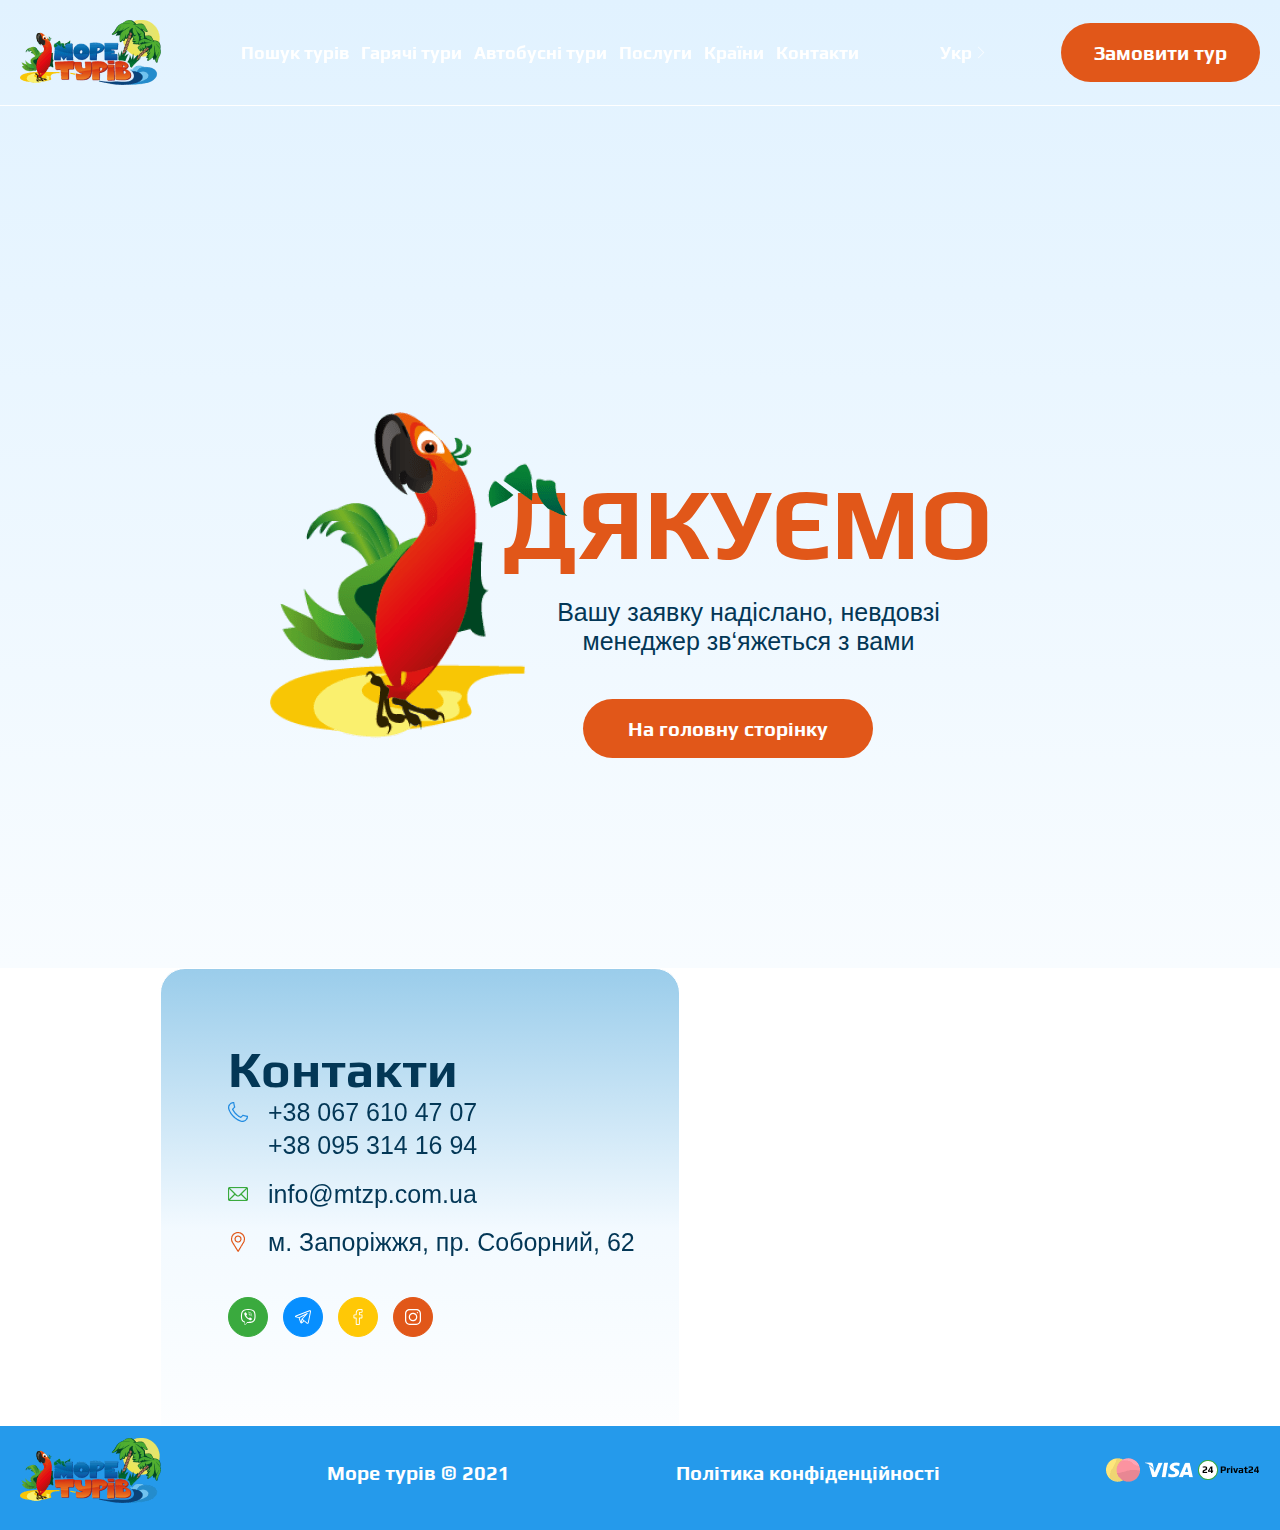
<file: app/thanks.html>
<!DOCTYPE html>
<html lang="ru">
<head>
    <link href="https://fonts.googleapis.com/css?family=Open+Sans:300,400,600,700&subset=cyrillic" rel="stylesheet">
    <link rel="Stylesheet" href="https://export.otpusk.com/os/onsite/form.css" type="text/css" />
    <link rel="Stylesheet" href="https://export.otpusk.com/os/onsite/result.css" type="text/css" />
    <link rel="Stylesheet" href="https://export.otpusk.com/os/onsite/tour.css" type="text/css" />
    <style>
        /*==== Стилизация для модуля горящих туров с типом "плитки" ====*/

        /* Отступы для контейнера, содержащего все блоки */
        body .hot-block_tiles .hot-wrapper {
            margin-top: 0px; /*отступ сверху*/
            margin-left: 0px; /*отступ слева*/
            margin-bottom: 0px; /*отступ снизу*/
            margin-right: -10px !important; /*Внимание!!! должно совпадать с положительным margin-right в .hot-otp-form-wrap ниже*/
        }

        /* Отступы между блоками */
        body .hot-block_tiles .hot-otp-form-wrap {
            margin-top: 10px; /*отступ сверху*/
            margin-right: 10px; /*отступ справа. Внимание!!! должно совпадать с отрицательным значением margin-right в .hot-wrapper выше*/
        }

        /* Ширина основного блока */
        body .hot-block_tiles .hot-otp-img,
        body .hot-block_tiles .hot-otp-tour-block {
            width: 300px !important; /*(в пределах от 240 до 360 пикселей)*/
        }

        /* Градиент основного блока */
        body .hot-block_tiles .hot-otp-tour-block {
            background: -moz-linear-gradient(-10deg, rgba(32,32,32,0.75) 0%, rgba(32,32,32,0) 50%), -moz-linear-gradient(10deg, rgba(32,32,32,0.75) 0%, rgba(32,32,32,0) 50%);
            background: -webkit-linear-gradient(-10deg, rgba(32,32,32,0.75) 0%,rgba(32,32,32,0) 50%), -webkit-linear-gradient(10deg, rgba(32,32,32,0.75) 0%,rgba(32,32,32,0) 50%);
            background: linear-gradient(170deg, rgba(32,32,32,0.75) 0%,rgba(32,32,32,0) 50%), linear-gradient(10deg, rgba(32,32,32,0.75) 0%,rgba(32,32,32,0) 50%);
        }

        /* Скругление углов основного блока */
        body .hot-block_tiles .hot-otp-form-wrap {
            border-radius: 4px;
        }

        /* Плашка под нижний текст */
        body .hot-block_tiles .hot-otp-img:after {
            background: rgba(255,0,0,.7); /*фон плашки (цвет, градиент, картинка)*/
            height: 0; /*высота плашки, например: height: 73px;*/
        }

        /* Значение прозрачности фоновой картинки основного блока при наведении */
        body .hot-block_tiles .hot-otp-form-wrap:hover .hot-otp-img {
            opacity: .8;
        }

        /*=== Стилизация частей основного блока ===*/

        /*== 1. Заголовок блока (верхяя строка, большие буквы) ==*/
        body .hot-block_tiles .hot-otp-description {
            font-family: arial; /*семейство шрифта*/
            font-size: 18px; /*размер шрифта*/
            line-height: 21px; /*высота линии*/
            font-weight: bold; /*жирный шрифт, для обычного font-weight: normal;*/
            font-style: normal; /*без курсива, для курсива font-style: italic;*/
            color: #fff !important; /*цвет*/
            padding-top: 18px; /*отступ сверху*/
            padding-left: 20px; /*отступ слева*/
            padding-right: 20px;  /*отступ справа*/
        }
        /* При наведении мышки на основной блок */
        body .hot-block_tiles .hot-otp-tour-block:hover .hot-otp-description {
            text-decoration: none !important; /*подчеркивания нет, чтобы было text-decoration: underline*/
            color: #fff !important; /*цвет*/
        }

        /*== 2. Строка под заголовком (буквы поменьше) ==*/
        body .hot-block_tiles .hot-otp-place {
            font-family: arial; /*семейство шрифта*/
            font-size: 13px; /*размер шрифта*/
            line-height: 15px; /*высота линии*/
            font-weight: bold; /*жирный шрифт, для обычного font-weight: normal;*/
            font-style: normal !important; /*без курсива, для курсива font-style: italic*/
            color: #fff !important; /*цвет*/
            padding-top: 0; /*отступ сверху*/
            padding-left: 20px; /*отступ слева*/
            padding-right: 20px;  /*отступ справа*/
        }
        /* При наведении мышки на основной блок */
        body .hot-block_tiles .hot-otp-tour-block:hover .hot-otp-place {
            text-decoration: none !important; /*подчеркивания нет, чтобы было text-decoration: underline*/
            color: #fff !important; /*цвет*/
        }

        /*== 3. Строка с описанием тура в нижнем левом углу (курсив) ==*/
        body .hot-block_tiles .hot-otp-tour-info {
            font-family: arial; /*семейство шрифта*/
            font-size: 13px; /*размер шрифта*/
            line-height: 16px; /*высота линии*/
            font-weight: normal; /*обычный шрифт, для жирного font-weight: bold;*/
            font-style: italic; /*с курсивом, если без курсива font-style: normal;*/
            color: #fff; /*цвет*/
            left: 20px; /*отступ слева*/
            bottom: 13px; /*отступ снизу*/
            width: 130px; /*ширина блока*/
        }
        /* При наведении мышки на основной блок */
        body .hot-block_tiles .hot-otp-tour-block:hover .hot-otp-tour-info {
            text-decoration: none !important; /*подчеркивания нет, чтобы было text-decoration: underline*/
            color: #fff !important; /*цвет*/
        }

        /*== 4. Блок с ценой тура в нижнем правом углу (описание + цена) ==*/
        body .hot-block_tiles .hot-price-block {
            padding-right: 20px; /*отступ справа*/
            padding-bottom: 11px; /*отступ снизу*/
        }

        /*== 4.1. Блок с ценой тура в нижнем правом углу (описание) ==*/
        body .hot-block_tiles .hot-otp-price-count,
        body .hot-block_tiles .hot-otp-price-count nobr {
            font-family: arial; /*семейство шрифта*/
            font-size: 11px; /*размер шрифта*/
            line-height: 10px; /*высота линии*/
            font-weight: normal; /*обычный шрифт, для жирного font-weight: bold;*/
            font-style: normal; /*без курсива, для курсива font-style: italic;*/
            color: #fff !important; /*цвет*/
        }
        body .hot-block_tiles .hot-otp-price-count {
            width: 60px; /*ширина блока*/
        }
        /* При наведении мышки на основной блок */
        body .hot-block_tiles .hot-otp-tour-block:hover .hot-otp-price-count,
        body .hot-block_tiles .hot-otp-tour-block:hover .hot-otp-price-count nobr {
            text-decoration: none !important; /*подчеркивания нет, чтобы было text-decoration: underline*/
            color: #fff !important; /*цвет*/
        }

        /*== 4.2. Блок с ценой тура в нижнем правом углу (цена) ==*/
        body .hot-block_tiles .hot-otp-price a {
            font-family: arial; /*семейство шрифта*/
            font-size: 24px; /*размер шрифта*/
            line-height: 28px; /*высота линии*/
            font-weight: bold; /*жирный шрифт, для обычного font-weight: normal;*/
            font-style: normal; /*без курсива, для курсива font-style: italic;*/
            color: #fff !important; /*цвет*/
        }
        /* При наведении мышки на основной блок */
        body .hot-block_tiles .hot-otp-tour-block:hover .hot-otp-price a {
            text-decoration: none !important; /*подчеркивания нет, чтобы было text-decoration: underline*/
            color: #fff !important; /*цвет*/
        }

    </style>
    <meta charset="UTF-8">

    <!-- Useful meta tags -->
    <meta name="viewport" content="width=device-width, initial-scale=1">
    <meta name="description" content="">
    <link rel="stylesheet" href="css/app.min.css">
    <title>Home</title>
    <link rel="preconnect" href="https://fonts.gstatic.com">
    <link href="https://fonts.googleapis.com/css2?family=Play:wght@400;700&display=swap" rel="stylesheet">
    <link rel="stylesheet" href="https://unpkg.com/swiper/swiper-bundle.min.css" />
</head>
<body>
<header class="header">
    <div class="container">
        <a href="index.html" class="header__logo">
            <img src="img/header/01.png" alt="">
        </a>
        <div class="header__menu">
            <a href="index.html#search" class="header__link">Пошук турів</a>
            <a href="index.html#tour" class="header__link">Гарячі тури</a>
            <a href="index.html#hero" class="header__link">Автобусні тури</a>
            <a href="index.html#services" class="header__link">Послуги</a>
            <a href="country.html" class="header__link">Країни</a>
            <a href="contacts.html" class="header__link">Контакти</a>
        </div>
        <div class="header__language">
            <div class="header__language-top">
                <span>Укр</span>
                <svg width="12" height="13" viewBox="0 0 12 13" fill="none" xmlns="http://www.w3.org/2000/svg">
                    <g clip-path="url(#clip0)">
                        <path d="M8.11785 6.49723L2.90319 11.7119C2.72291 11.8922 2.72291 12.1845 2.90319 12.3648C3.08352 12.5451 3.37581 12.5451 3.55611 12.3648L9.09724 6.82369C9.27748 6.64338 9.27748 6.35107 9.09724 6.17077L3.55611 0.629638C3.37267 0.452474 3.08035 0.457561 2.90319 0.641002C2.73038 0.819952 2.73038 1.10364 2.90319 1.28256L8.11785 6.49723Z" fill="#F8FCFF"/>
                    </g>
                    <defs>
                        <clipPath id="clip0">
                            <rect width="12" height="12" fill="white" transform="translate(12 12.5) rotate(-180)"/>
                        </clipPath>
                    </defs>
                </svg>
            </div>
            <div class="header__language-bottom">
                <a href="thanksRu.html">Рус</a>
            </div>
        </div>
        <div class="header__phone">
            <span class="header-number">+38 067 610 47 07</span>
            <span>Зателефонувати мені</span>
        </div>
        <div class="header__button">
            <script>
                var osLang = 'ua';
            </script>
            <script src="https://export.otpusk.com/js/order"></script>
            <a onclick="otpMainOrder.showForm(this, '31003-2a242-cd507-6844e-1fb16');" class="os-order-form-submit_button" data-country="" data-city="" data-date="" data-other="" data-people="" data-len="" data-comment="" data-office="" data-title-text="Замовити тур">Замовити тур</a>
        </div>
        <div class="header__burger">
            <div></div>
            <div></div>
            <div></div>
        </div>
    </div>
</header>
<div class="main">
    <section class="thanks">
        <div class="container">
            <div class="thanks__img">
                <img src="img/thanks/01.png" alt="">
            </div>
            <div class="thanks__text">
                <h1>Дякуємо</h1>
                <h2>Вашу заявку надіслано,
                    невдовзі менеджер зв‘яжеться з вами</h2>
                <a href="index.html">На головну сторінку</a>
            </div>
        </div>
    </section>
</div>
<footer class="footer">
    <div class="container">
        <div class="footer__top">
            <iframe src="https://www.google.com/maps/embed?pb=!1m18!1m12!1m3!1d2679.2756627761437!2d35.17717971582619!3d47.81487528155987!2m3!1f0!2f0!3f0!3m2!1i1024!2i768!4f13.1!3m3!1m2!1s0x40dc5e0c851525eb%3A0x1dfd34b71284f3ef!2z0L_RgNC-0YHQv9C10LrRgiDQodC-0LHQvtGA0L3QuNC5LCA2Miwg0JfQsNC_0L7RgNGW0LbQttGPLCDQl9Cw0L_QvtGA0ZbQt9GM0LrQsCDQvtCx0LvQsNGB0YLRjCwg0KPQutGA0LDRl9C90LAsIDY5MDAw!5e0!3m2!1suk!2spl!4v1622392168855!5m2!1suk!2spl" width="100%" height="100%" style="border:0;" allowfullscreen="" loading="lazy"></iframe>
            <div class="footer__content">
                <div class="footer__contacts">
                    <h1>Контакти</h1>
                    <div class="footer__phone">
                        <span>+38 067 610 47 07</span>
                        <span>+38 095 314 16 94</span>
                    </div>
                    <div class="footer__email">
                        <span>info@mtzp.com.ua</span>
                    </div>
                    <div class="footer__location">
                        <span>м. Запоріжжя, пр. Соборний, 62</span>
                    </div>
                    <div class="footer__socials">
                        <a href="https://invite.viber.com/?g2=AQB466iGbDhhhEhdtF%2FvMSSK0YFQ68%2BAW9ocQ45YAQNVDAB0KCKqVYxHiABMZ5l1" class="footer__social">
                            <svg width="16" height="16" viewBox="0 0 16 16" fill="none" xmlns="http://www.w3.org/2000/svg">
                                <g clip-path="url(#clip14)">
                                    <path d="M15.4367 9.2626C15.9141 5.2446 15.2074 2.70793 13.9327 1.5606L13.9334 1.55993C11.8761 -0.399404 4.92805 -0.689404 2.46672 1.64793C1.36139 2.79126 0.972053 4.46926 0.929386 6.5466C0.88672 8.6246 0.836053 12.5173 4.46339 13.5733H4.46672L4.46339 15.1859C4.46339 15.1859 4.43872 15.8393 4.85605 15.9706C5.33339 16.1253 5.54939 15.8219 7.03405 14.0486C9.51672 14.2639 11.4234 13.7706 11.6401 13.6986C12.1414 13.5306 14.9781 13.1553 15.4367 9.2626ZM7.27872 12.9139C7.27872 12.9139 5.70739 14.8733 5.21872 15.3819C5.05872 15.5473 4.88339 15.5319 4.88605 15.2039C4.88605 14.9886 4.89805 12.5266 4.89805 12.5266C1.82272 11.6453 2.00405 8.3306 2.03739 6.5966C2.07072 4.86193 2.38805 3.44126 3.32405 2.4846C5.48339 0.45993 11.5747 0.912596 13.1267 2.37126C15.0241 4.05326 14.3487 8.80526 14.3527 8.96726C13.9627 12.2166 11.6641 12.4226 11.2414 12.5633C11.0607 12.6233 9.38405 13.0546 7.27872 12.9139Z" fill="white"/>
                                    <path d="M8.14944 2.86475C7.89277 2.86475 7.89277 3.26475 8.14944 3.26808C10.1408 3.28341 11.7808 4.67141 11.7988 7.21741C11.7988 7.48608 12.1921 7.48275 12.1888 7.21408H12.1881C12.1668 4.47075 10.3761 2.88008 8.14944 2.86475Z" fill="white"/>
                                    <path d="M10.7679 6.79532C10.7619 7.06066 11.1545 7.07332 11.1579 6.80466C11.1905 5.29199 10.2579 4.04599 8.50519 3.91466C8.24852 3.89599 8.22185 4.29933 8.47785 4.31799C9.99786 4.43333 10.7985 5.47066 10.7679 6.79532Z" fill="white"/>
                                    <path d="M10.3469 8.51591C10.0176 8.32524 9.68225 8.44391 9.54358 8.63124L9.25358 9.00658C9.10625 9.19724 8.83092 9.17191 8.83092 9.17191C6.82158 8.64058 6.28425 6.53791 6.28425 6.53791C6.28425 6.53791 6.25958 6.25324 6.44358 6.10057L6.80625 5.80057C6.98758 5.65657 7.10225 5.30991 6.91758 4.96924C6.42425 4.07791 6.09292 3.77057 5.92425 3.53457C5.74692 3.31257 5.48025 3.26257 5.20292 3.41257H5.19692C4.62025 3.74991 3.98892 4.38124 4.19092 5.03124C4.53558 5.71657 5.16892 7.90124 7.18758 9.55191C8.13625 10.3326 9.63758 11.1326 10.2749 11.3172L10.2809 11.3266C10.9089 11.5359 11.5196 10.8799 11.8456 10.2859V10.2812C11.9902 9.99391 11.9422 9.72191 11.7309 9.54391C11.3562 9.17858 10.7909 8.77524 10.3469 8.51591Z" fill="white"/>
                                    <path d="M8.77891 5.40278C9.41958 5.44012 9.73025 5.77478 9.76358 6.46212C9.77558 6.73079 10.1656 6.71212 10.1536 6.44345C10.1109 5.54612 9.64292 5.04612 8.80024 4.99945C8.54358 4.98412 8.51958 5.38745 8.77891 5.40278Z" fill="white"/>
                                </g>
                                <defs>
                                    <clipPath id="clip14">
                                        <rect width="16" height="16" fill="white"/>
                                    </clipPath>
                                </defs>
                            </svg>
                        </a>
                        <a href="https://t.me/morezp" class="footer__social">
                            <svg width="16" height="16" viewBox="0 0 16 16" fill="none" xmlns="http://www.w3.org/2000/svg">
                                <g clip-path="url(#clip15)">
                                    <path d="M15.7529 1.58936C15.5575 1.35034 15.2647 1.21875 14.9286 1.21875C14.7458 1.21875 14.5522 1.2572 14.3532 1.33325L0.809534 6.5033C0.0907844 6.77759 -0.00601736 7.18921 0.000208217 7.41016C0.00643379 7.6311 0.126429 8.03662 0.859583 8.2699C0.863978 8.27124 0.868372 8.27258 0.872767 8.2738L3.68209 9.07776L5.20138 13.4222C5.40853 14.0145 5.8735 14.3824 6.415 14.3824C6.75643 14.3824 7.09225 14.2394 7.38619 13.9689L9.12386 12.3689L11.6442 14.3983C11.6445 14.3986 11.6449 14.3987 11.6451 14.3989L11.669 14.4182C11.6712 14.4199 11.6735 14.4218 11.6757 14.4235C11.9559 14.6407 12.2617 14.7555 12.5604 14.7556H12.5605C13.1441 14.7556 13.6088 14.3236 13.7442 13.6552L15.9633 2.69763C16.0525 2.25781 15.9777 1.86426 15.7529 1.58936ZM4.62191 8.92505L10.042 6.15613L6.66708 9.74219C6.61178 9.8009 6.5726 9.8728 6.55331 9.95105L5.90255 12.587L4.62191 8.92505ZM6.75106 13.2792C6.7286 13.2998 6.70602 13.3182 6.68343 13.3352L7.28719 10.8899L8.38546 11.7743L6.75106 13.2792ZM15.0445 2.51147L12.8254 13.4691C12.804 13.574 12.7358 13.818 12.5604 13.818C12.4737 13.818 12.3648 13.7708 12.2534 13.6849L9.39742 11.3854C9.39706 11.385 9.39657 11.3846 9.39608 11.3844L7.69674 10.016L12.5772 4.83008C12.7335 4.66406 12.7476 4.40979 12.6108 4.22742C12.4738 4.04504 12.2257 3.98767 12.0227 4.09143L3.99557 8.19226L1.14804 7.37756L14.6876 2.20911C14.802 2.16541 14.8818 2.15625 14.9286 2.15625C14.9572 2.15625 15.0083 2.15967 15.0272 2.18298C15.0521 2.21338 15.0838 2.31702 15.0445 2.51147Z" fill="white"/>
                                </g>
                                <defs>
                                    <clipPath id="clip15">
                                        <rect width="16" height="16" fill="white"/>
                                    </clipPath>
                                </defs>
                            </svg>
                        </a>
                        <a href="https://www.facebook.com/moreturovsoborniy/" class="footer__social">
                            <svg width="16" height="16" viewBox="0 0 16 16" fill="none" xmlns="http://www.w3.org/2000/svg">
                                <g clip-path="url(#clip16)">
                                    <path d="M9.08013 15.9688H6.51286C6.08404 15.9688 5.73522 15.6206 5.73522 15.1926V9.41333H4.23742C3.8086 9.41333 3.45978 9.06507 3.45978 8.63721V6.16077C3.45978 5.73279 3.8086 5.38464 4.23742 5.38464H5.73522V4.14453C5.73522 2.91492 6.12208 1.86877 6.85386 1.11939C7.58894 0.366577 8.61621 -0.03125 9.82463 -0.03125L11.7826 -0.0280762C12.2106 -0.0273437 12.5589 0.320801 12.5589 0.748047V3.04736C12.5589 3.47534 12.2101 3.82349 11.7815 3.82349L10.4632 3.82398C10.0612 3.82398 9.9588 3.90442 9.93691 3.92908C9.90083 3.96997 9.8579 4.08557 9.8579 4.40479V5.38452H11.6824C11.8197 5.38452 11.9528 5.41834 12.0672 5.48206C12.3139 5.61963 12.4672 5.87976 12.4672 6.16089L12.4663 8.63733C12.4663 9.06507 12.1174 9.41321 11.6886 9.41321H9.8579V15.1926C9.8579 15.6206 9.50895 15.9688 9.08013 15.9688ZM6.67504 15.0308H8.91795V8.99341C8.91795 8.70764 9.15095 8.47522 9.43715 8.47522H11.5264L11.5273 6.32263H9.43703C9.15083 6.32263 8.91795 6.09021 8.91795 5.80444V4.40479C8.91795 4.03833 8.95525 3.62158 9.23241 3.30835C9.56729 2.92969 10.0951 2.88599 10.463 2.88599L11.619 2.8855V0.909668L9.82389 0.906739C7.88187 0.906739 6.67504 2.14746 6.67504 4.14453V5.80444C6.67504 6.09009 6.44217 6.32263 6.15596 6.32263H4.3996V8.47522H6.15596C6.44217 8.47522 6.67504 8.70764 6.67504 8.99341V15.0308ZM11.7807 0.909912H11.7808H11.7807Z" fill="white"/>
                                </g>
                                <defs>
                                    <clipPath id="clip16">
                                        <rect width="16" height="16" fill="white"/>
                                    </clipPath>
                                </defs>
                            </svg>
                        </a>
                        <a href="https://www.instagram.com/moreturovsoborniy/" class="footer__social">
                            <svg width="16" height="16" viewBox="0 0 16 16" fill="none" xmlns="http://www.w3.org/2000/svg">
                                <path d="M11.3523 0H4.64775C2.08497 0 0 2.08497 0 4.64775V11.3523C0 13.915 2.08497 16 4.64775 16H11.3523C13.915 16 16 13.915 16 11.3523V4.64775C16 2.08497 13.915 0 11.3523 0ZM14.75 11.3523C14.75 13.2258 13.2258 14.75 11.3523 14.75H4.64775C2.77422 14.75 1.25 13.2258 1.25 11.3523V4.64775C1.25 2.77422 2.77422 1.25 4.64775 1.25H11.3523C13.2258 1.25 14.75 2.77422 14.75 4.64775V11.3523Z" fill="white"/>
                                <path d="M8 3.6875C5.62206 3.6875 3.6875 5.62206 3.6875 8C3.6875 10.3779 5.62206 12.3125 8 12.3125C10.3779 12.3125 12.3125 10.3779 12.3125 8C12.3125 5.62206 10.3779 3.6875 8 3.6875ZM8 11.0625C6.31134 11.0625 4.9375 9.68866 4.9375 8C4.9375 6.31134 6.31134 4.9375 8 4.9375C9.68866 4.9375 11.0625 6.31134 11.0625 8C11.0625 9.68866 9.68866 11.0625 8 11.0625Z" fill="white"/>
                                <path d="M12.375 4.25C12.7202 4.25 13 3.97018 13 3.625C13 3.27982 12.7202 3 12.375 3C12.0298 3 11.75 3.27982 11.75 3.625C11.75 3.97018 12.0298 4.25 12.375 4.25Z" fill="white"/>
                            </svg>
                        </a>
                    </div>
                </div>
            </div>
        </div>
        <div class="footer__bottom">
            <div class="footer__content">
                <a href="index.html" class="footer__logo">
                    <img src="img/footer/01.png" alt="">
                </a>
                <span>Море турів © 2021</span>
                <span>Політика конфіденційності</span>
                <div class="footer__cards">
                    <div class="footer__card">
                        <img src="img/footer/04.png" alt="">
                    </div>
                    <div class="footer__card">
                        <img src="img/footer/03.png" alt="">
                    </div>
                    <div class="footer__card">
                        <img src="img/footer/02.png" alt="">
                    </div>
                </div>
            </div>
        </div>
    </div>
</footer>
<script
        src="https://code.jquery.com/jquery-3.5.1.min.js"
        integrity="sha256-9/aliU8dGd2tb6OSsuzixeV4y/faTqgFtohetphbbj0="
        crossorigin="anonymous"></script>
<script src="https://unpkg.com/swiper/swiper-bundle.min.js"></script>
<script src="js/app.min.js"></script>
</body>
</html>
</file>
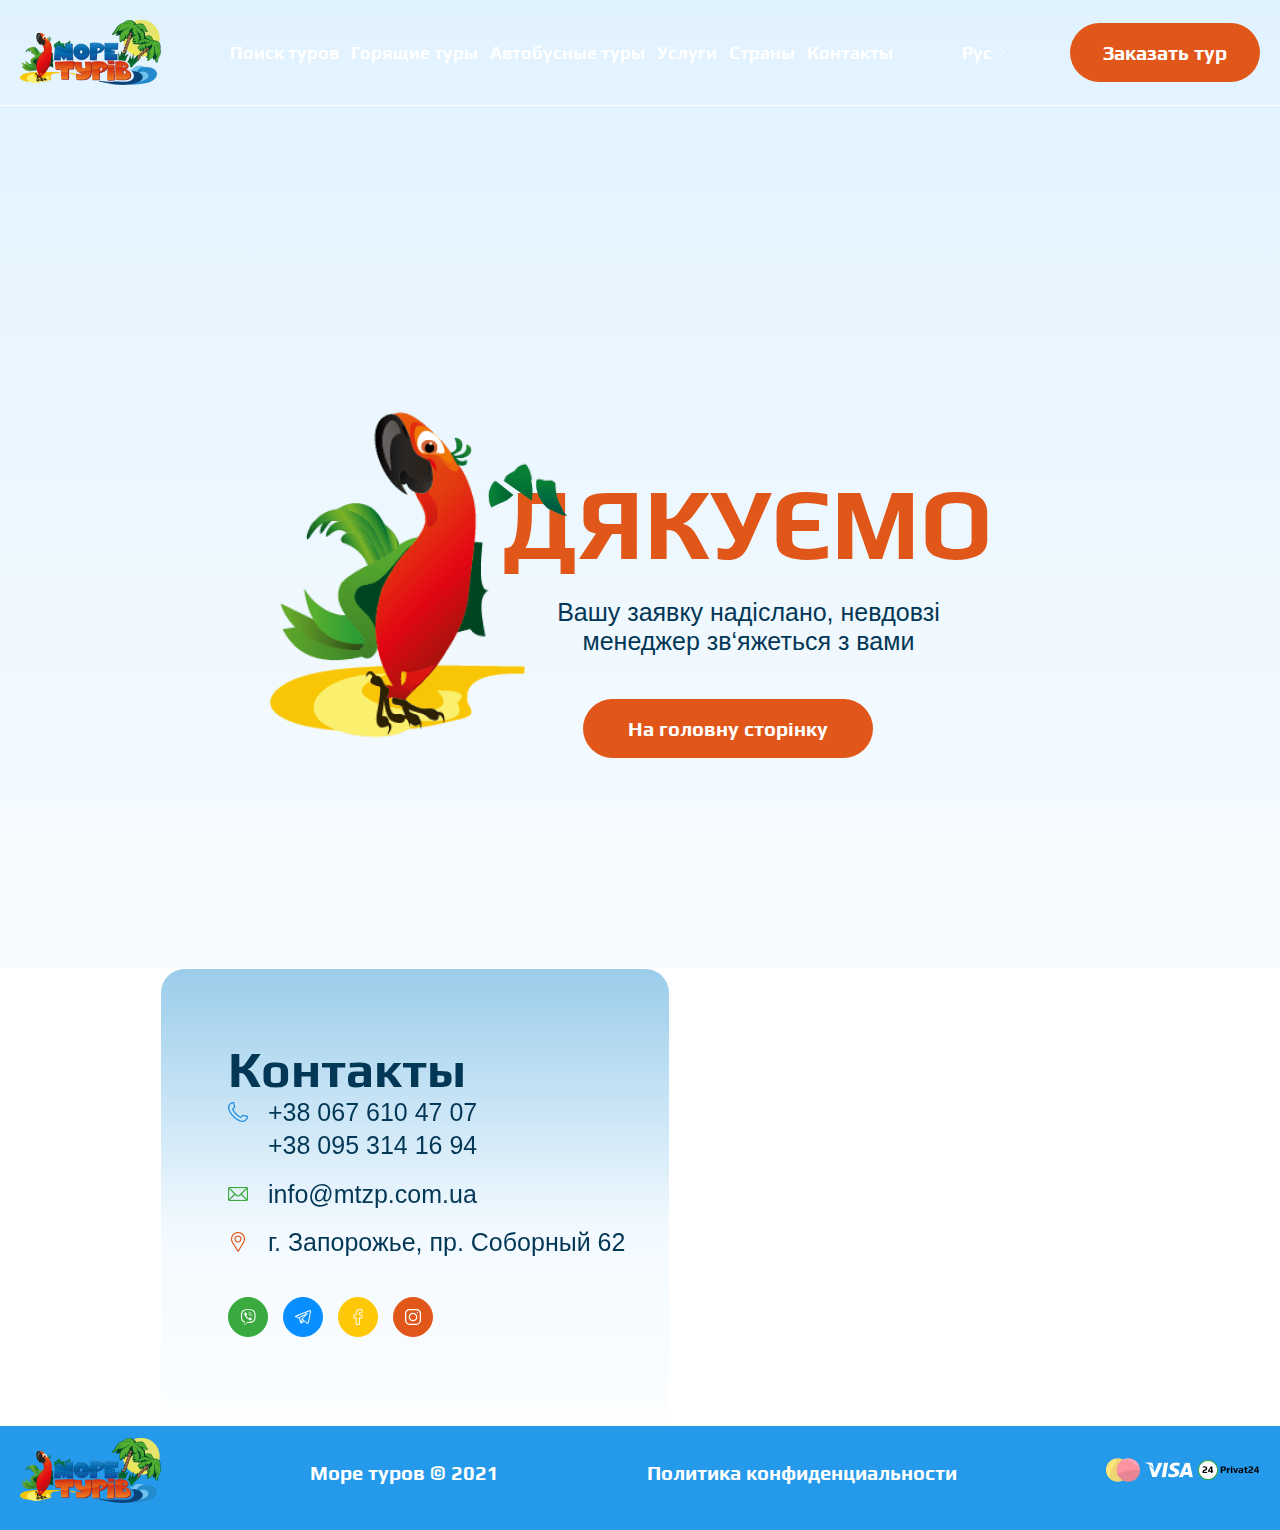
<file: app/thanksRu.html>
<!DOCTYPE html>
<html lang="ru">
<head>
    <link href="https://fonts.googleapis.com/css?family=Open+Sans:300,400,600,700&subset=cyrillic" rel="stylesheet">
    <link rel="Stylesheet" href="https://export.otpusk.com/os/onsite/form.css" type="text/css" />
    <link rel="Stylesheet" href="https://export.otpusk.com/os/onsite/result.css" type="text/css" />
    <link rel="Stylesheet" href="https://export.otpusk.com/os/onsite/tour.css" type="text/css" />
    <style>
        /*==== Стилизация для модуля горящих туров с типом "плитки" ====*/

        /* Отступы для контейнера, содержащего все блоки */
        body .hot-block_tiles .hot-wrapper {
            margin-top: 0px; /*отступ сверху*/
            margin-left: 0px; /*отступ слева*/
            margin-bottom: 0px; /*отступ снизу*/
            margin-right: -10px !important; /*Внимание!!! должно совпадать с положительным margin-right в .hot-otp-form-wrap ниже*/
        }

        /* Отступы между блоками */
        body .hot-block_tiles .hot-otp-form-wrap {
            margin-top: 10px; /*отступ сверху*/
            margin-right: 10px; /*отступ справа. Внимание!!! должно совпадать с отрицательным значением margin-right в .hot-wrapper выше*/
        }

        /* Ширина основного блока */
        body .hot-block_tiles .hot-otp-img,
        body .hot-block_tiles .hot-otp-tour-block {
            width: 300px !important; /*(в пределах от 240 до 360 пикселей)*/
        }

        /* Градиент основного блока */
        body .hot-block_tiles .hot-otp-tour-block {
            background: -moz-linear-gradient(-10deg, rgba(32,32,32,0.75) 0%, rgba(32,32,32,0) 50%), -moz-linear-gradient(10deg, rgba(32,32,32,0.75) 0%, rgba(32,32,32,0) 50%);
            background: -webkit-linear-gradient(-10deg, rgba(32,32,32,0.75) 0%,rgba(32,32,32,0) 50%), -webkit-linear-gradient(10deg, rgba(32,32,32,0.75) 0%,rgba(32,32,32,0) 50%);
            background: linear-gradient(170deg, rgba(32,32,32,0.75) 0%,rgba(32,32,32,0) 50%), linear-gradient(10deg, rgba(32,32,32,0.75) 0%,rgba(32,32,32,0) 50%);
        }

        /* Скругление углов основного блока */
        body .hot-block_tiles .hot-otp-form-wrap {
            border-radius: 4px;
        }

        /* Плашка под нижний текст */
        body .hot-block_tiles .hot-otp-img:after {
            background: rgba(255,0,0,.7); /*фон плашки (цвет, градиент, картинка)*/
            height: 0; /*высота плашки, например: height: 73px;*/
        }

        /* Значение прозрачности фоновой картинки основного блока при наведении */
        body .hot-block_tiles .hot-otp-form-wrap:hover .hot-otp-img {
            opacity: .8;
        }

        /*=== Стилизация частей основного блока ===*/

        /*== 1. Заголовок блока (верхяя строка, большие буквы) ==*/
        body .hot-block_tiles .hot-otp-description {
            font-family: arial; /*семейство шрифта*/
            font-size: 18px; /*размер шрифта*/
            line-height: 21px; /*высота линии*/
            font-weight: bold; /*жирный шрифт, для обычного font-weight: normal;*/
            font-style: normal; /*без курсива, для курсива font-style: italic;*/
            color: #fff !important; /*цвет*/
            padding-top: 18px; /*отступ сверху*/
            padding-left: 20px; /*отступ слева*/
            padding-right: 20px;  /*отступ справа*/
        }
        /* При наведении мышки на основной блок */
        body .hot-block_tiles .hot-otp-tour-block:hover .hot-otp-description {
            text-decoration: none !important; /*подчеркивания нет, чтобы было text-decoration: underline*/
            color: #fff !important; /*цвет*/
        }

        /*== 2. Строка под заголовком (буквы поменьше) ==*/
        body .hot-block_tiles .hot-otp-place {
            font-family: arial; /*семейство шрифта*/
            font-size: 13px; /*размер шрифта*/
            line-height: 15px; /*высота линии*/
            font-weight: bold; /*жирный шрифт, для обычного font-weight: normal;*/
            font-style: normal !important; /*без курсива, для курсива font-style: italic*/
            color: #fff !important; /*цвет*/
            padding-top: 0; /*отступ сверху*/
            padding-left: 20px; /*отступ слева*/
            padding-right: 20px;  /*отступ справа*/
        }
        /* При наведении мышки на основной блок */
        body .hot-block_tiles .hot-otp-tour-block:hover .hot-otp-place {
            text-decoration: none !important; /*подчеркивания нет, чтобы было text-decoration: underline*/
            color: #fff !important; /*цвет*/
        }

        /*== 3. Строка с описанием тура в нижнем левом углу (курсив) ==*/
        body .hot-block_tiles .hot-otp-tour-info {
            font-family: arial; /*семейство шрифта*/
            font-size: 13px; /*размер шрифта*/
            line-height: 16px; /*высота линии*/
            font-weight: normal; /*обычный шрифт, для жирного font-weight: bold;*/
            font-style: italic; /*с курсивом, если без курсива font-style: normal;*/
            color: #fff; /*цвет*/
            left: 20px; /*отступ слева*/
            bottom: 13px; /*отступ снизу*/
            width: 130px; /*ширина блока*/
        }
        /* При наведении мышки на основной блок */
        body .hot-block_tiles .hot-otp-tour-block:hover .hot-otp-tour-info {
            text-decoration: none !important; /*подчеркивания нет, чтобы было text-decoration: underline*/
            color: #fff !important; /*цвет*/
        }

        /*== 4. Блок с ценой тура в нижнем правом углу (описание + цена) ==*/
        body .hot-block_tiles .hot-price-block {
            padding-right: 20px; /*отступ справа*/
            padding-bottom: 11px; /*отступ снизу*/
        }

        /*== 4.1. Блок с ценой тура в нижнем правом углу (описание) ==*/
        body .hot-block_tiles .hot-otp-price-count,
        body .hot-block_tiles .hot-otp-price-count nobr {
            font-family: arial; /*семейство шрифта*/
            font-size: 11px; /*размер шрифта*/
            line-height: 10px; /*высота линии*/
            font-weight: normal; /*обычный шрифт, для жирного font-weight: bold;*/
            font-style: normal; /*без курсива, для курсива font-style: italic;*/
            color: #fff !important; /*цвет*/
        }
        body .hot-block_tiles .hot-otp-price-count {
            width: 60px; /*ширина блока*/
        }
        /* При наведении мышки на основной блок */
        body .hot-block_tiles .hot-otp-tour-block:hover .hot-otp-price-count,
        body .hot-block_tiles .hot-otp-tour-block:hover .hot-otp-price-count nobr {
            text-decoration: none !important; /*подчеркивания нет, чтобы было text-decoration: underline*/
            color: #fff !important; /*цвет*/
        }

        /*== 4.2. Блок с ценой тура в нижнем правом углу (цена) ==*/
        body .hot-block_tiles .hot-otp-price a {
            font-family: arial; /*семейство шрифта*/
            font-size: 24px; /*размер шрифта*/
            line-height: 28px; /*высота линии*/
            font-weight: bold; /*жирный шрифт, для обычного font-weight: normal;*/
            font-style: normal; /*без курсива, для курсива font-style: italic;*/
            color: #fff !important; /*цвет*/
        }
        /* При наведении мышки на основной блок */
        body .hot-block_tiles .hot-otp-tour-block:hover .hot-otp-price a {
            text-decoration: none !important; /*подчеркивания нет, чтобы было text-decoration: underline*/
            color: #fff !important; /*цвет*/
        }

    </style>
    <meta charset="UTF-8">

    <!-- Useful meta tags -->
    <meta name="viewport" content="width=device-width, initial-scale=1">
    <meta name="description" content="">
    <link rel="stylesheet" href="css/app.min.css">
    <title>Home</title>
    <link rel="preconnect" href="https://fonts.gstatic.com">
    <link href="https://fonts.googleapis.com/css2?family=Play:wght@400;700&display=swap" rel="stylesheet">
    <link rel="stylesheet" href="https://unpkg.com/swiper/swiper-bundle.min.css" />
</head>
<body>
<header class="header">
    <div class="container">
        <a href="indexRU.html" class="header__logo">
            <img src="img/header/01.png" alt="">
        </a>
        <div class="header__menu">
            <a href="indexRu.html#search" class="header__link">Поиск туров</a>
            <a href="indexRu.html#tour" class="header__link">Горящие туры</a>
            <a href="indexRu.html#hero" class="header__link">Автобусные туры</a>
            <a href="indexRu.html#services" class="header__link">Услуги</a>
            <a href="countryRu.html" class="header__link">Страны</a>
            <a href="contactsRu.html" class="header__link">Контакты</a>
        </div>
        <div class="header__language">
            <div class="header__language-top">
                <span>Рус</span>
                <svg width="12" height="13" viewBox="0 0 12 13" fill="none" xmlns="http://www.w3.org/2000/svg">
                    <g clip-path="url(#clip0)">
                        <path d="M8.11785 6.49723L2.90319 11.7119C2.72291 11.8922 2.72291 12.1845 2.90319 12.3648C3.08352 12.5451 3.37581 12.5451 3.55611 12.3648L9.09724 6.82369C9.27748 6.64338 9.27748 6.35107 9.09724 6.17077L3.55611 0.629638C3.37267 0.452474 3.08035 0.457561 2.90319 0.641002C2.73038 0.819952 2.73038 1.10364 2.90319 1.28256L8.11785 6.49723Z" fill="#F8FCFF"/>
                    </g>
                    <defs>
                        <clipPath id="clip0">
                            <rect width="12" height="12" fill="white" transform="translate(12 12.5) rotate(-180)"/>
                        </clipPath>
                    </defs>
                </svg>
            </div>
            <div class="header__language-bottom">
                <a href="thanks.html">Укр</a>
            </div>
        </div>
        <div class="header__phone">
            <span class="header-number">+38 067 610 47 07</span>
            <span>Позвоните мне</span>
        </div>
        <div class="header__button">
            <script>
                var osLang = 'ru';
            </script>
            <script src="https://export.otpusk.com/js/order"></script>
            <a onclick="otpMainOrder.showForm(this, '31003-2a242-cd507-6844e-1fb16');" class="os-order-form-submit_button" data-country="" data-city="" data-date="" data-other="" data-people="" data-len="" data-comment="" data-office="" data-title-text="Заказать тур">Заказать тур</a>
        </div>
        <div class="header__burger">
            <div></div>
            <div></div>
            <div></div>
        </div>
    </div>
</header>
<div class="main">
    <section class="thanks">
        <div class="container">
            <div class="thanks__img">
                <img src="img/thanks/01.png" alt="">
            </div>
            <div class="thanks__text">
                <h1>Дякуємо</h1>
                <h2>Вашу заявку надіслано,
                    невдовзі менеджер зв‘яжеться з вами</h2>
                <a href="index.html">На головну сторінку</a>
            </div>
        </div>
    </section>
</div>
<footer class="footer">
    <div class="container">
        <div class="footer__top">
            <iframe src="https://www.google.com/maps/embed?pb=!1m18!1m12!1m3!1d2679.2756627761437!2d35.17717971582619!3d47.81487528155987!2m3!1f0!2f0!3f0!3m2!1i1024!2i768!4f13.1!3m3!1m2!1s0x40dc5e0c851525eb%3A0x1dfd34b71284f3ef!2z0L_RgNC-0YHQv9C10LrRgiDQodC-0LHQvtGA0L3QuNC5LCA2Miwg0JfQsNC_0L7RgNGW0LbQttGPLCDQl9Cw0L_QvtGA0ZbQt9GM0LrQsCDQvtCx0LvQsNGB0YLRjCwg0KPQutGA0LDRl9C90LAsIDY5MDAw!5e0!3m2!1suk!2spl!4v1622392168855!5m2!1suk!2spl" width="100%" height="100%" style="border:0;" allowfullscreen="" loading="lazy"></iframe>
            <div class="footer__content">
                <div class="footer__contacts">
                    <h1>Контакты</h1>
                    <div class="footer__phone">
                        <span>+38 067 610 47 07</span>
                        <span>+38 095 314 16 94</span>
                    </div>
                    <div class="footer__email">
                        <span>info@mtzp.com.ua</span>
                    </div>
                    <div class="footer__location">
                        <span>г. Запорожье, пр. Соборный 62</span>
                    </div>
                    <div class="footer__socials">
                        <a href="https://invite.viber.com/?g2=AQB466iGbDhhhEhdtF%2FvMSSK0YFQ68%2BAW9ocQ45YAQNVDAB0KCKqVYxHiABMZ5l1" class="footer__social">
                            <svg width="16" height="16" viewBox="0 0 16 16" fill="none" xmlns="http://www.w3.org/2000/svg">
                                <g clip-path="url(#clip14)">
                                    <path d="M15.4367 9.2626C15.9141 5.2446 15.2074 2.70793 13.9327 1.5606L13.9334 1.55993C11.8761 -0.399404 4.92805 -0.689404 2.46672 1.64793C1.36139 2.79126 0.972053 4.46926 0.929386 6.5466C0.88672 8.6246 0.836053 12.5173 4.46339 13.5733H4.46672L4.46339 15.1859C4.46339 15.1859 4.43872 15.8393 4.85605 15.9706C5.33339 16.1253 5.54939 15.8219 7.03405 14.0486C9.51672 14.2639 11.4234 13.7706 11.6401 13.6986C12.1414 13.5306 14.9781 13.1553 15.4367 9.2626ZM7.27872 12.9139C7.27872 12.9139 5.70739 14.8733 5.21872 15.3819C5.05872 15.5473 4.88339 15.5319 4.88605 15.2039C4.88605 14.9886 4.89805 12.5266 4.89805 12.5266C1.82272 11.6453 2.00405 8.3306 2.03739 6.5966C2.07072 4.86193 2.38805 3.44126 3.32405 2.4846C5.48339 0.45993 11.5747 0.912596 13.1267 2.37126C15.0241 4.05326 14.3487 8.80526 14.3527 8.96726C13.9627 12.2166 11.6641 12.4226 11.2414 12.5633C11.0607 12.6233 9.38405 13.0546 7.27872 12.9139Z" fill="white"/>
                                    <path d="M8.14944 2.86475C7.89277 2.86475 7.89277 3.26475 8.14944 3.26808C10.1408 3.28341 11.7808 4.67141 11.7988 7.21741C11.7988 7.48608 12.1921 7.48275 12.1888 7.21408H12.1881C12.1668 4.47075 10.3761 2.88008 8.14944 2.86475Z" fill="white"/>
                                    <path d="M10.7679 6.79532C10.7619 7.06066 11.1545 7.07332 11.1579 6.80466C11.1905 5.29199 10.2579 4.04599 8.50519 3.91466C8.24852 3.89599 8.22185 4.29933 8.47785 4.31799C9.99786 4.43333 10.7985 5.47066 10.7679 6.79532Z" fill="white"/>
                                    <path d="M10.3469 8.51591C10.0176 8.32524 9.68225 8.44391 9.54358 8.63124L9.25358 9.00658C9.10625 9.19724 8.83092 9.17191 8.83092 9.17191C6.82158 8.64058 6.28425 6.53791 6.28425 6.53791C6.28425 6.53791 6.25958 6.25324 6.44358 6.10057L6.80625 5.80057C6.98758 5.65657 7.10225 5.30991 6.91758 4.96924C6.42425 4.07791 6.09292 3.77057 5.92425 3.53457C5.74692 3.31257 5.48025 3.26257 5.20292 3.41257H5.19692C4.62025 3.74991 3.98892 4.38124 4.19092 5.03124C4.53558 5.71657 5.16892 7.90124 7.18758 9.55191C8.13625 10.3326 9.63758 11.1326 10.2749 11.3172L10.2809 11.3266C10.9089 11.5359 11.5196 10.8799 11.8456 10.2859V10.2812C11.9902 9.99391 11.9422 9.72191 11.7309 9.54391C11.3562 9.17858 10.7909 8.77524 10.3469 8.51591Z" fill="white"/>
                                    <path d="M8.77891 5.40278C9.41958 5.44012 9.73025 5.77478 9.76358 6.46212C9.77558 6.73079 10.1656 6.71212 10.1536 6.44345C10.1109 5.54612 9.64292 5.04612 8.80024 4.99945C8.54358 4.98412 8.51958 5.38745 8.77891 5.40278Z" fill="white"/>
                                </g>
                                <defs>
                                    <clipPath id="clip14">
                                        <rect width="16" height="16" fill="white"/>
                                    </clipPath>
                                </defs>
                            </svg>
                        </a>
                        <a href="https://t.me/morezp" class="footer__social">
                            <svg width="16" height="16" viewBox="0 0 16 16" fill="none" xmlns="http://www.w3.org/2000/svg">
                                <g clip-path="url(#clip15)">
                                    <path d="M15.7529 1.58936C15.5575 1.35034 15.2647 1.21875 14.9286 1.21875C14.7458 1.21875 14.5522 1.2572 14.3532 1.33325L0.809534 6.5033C0.0907844 6.77759 -0.00601736 7.18921 0.000208217 7.41016C0.00643379 7.6311 0.126429 8.03662 0.859583 8.2699C0.863978 8.27124 0.868372 8.27258 0.872767 8.2738L3.68209 9.07776L5.20138 13.4222C5.40853 14.0145 5.8735 14.3824 6.415 14.3824C6.75643 14.3824 7.09225 14.2394 7.38619 13.9689L9.12386 12.3689L11.6442 14.3983C11.6445 14.3986 11.6449 14.3987 11.6451 14.3989L11.669 14.4182C11.6712 14.4199 11.6735 14.4218 11.6757 14.4235C11.9559 14.6407 12.2617 14.7555 12.5604 14.7556H12.5605C13.1441 14.7556 13.6088 14.3236 13.7442 13.6552L15.9633 2.69763C16.0525 2.25781 15.9777 1.86426 15.7529 1.58936ZM4.62191 8.92505L10.042 6.15613L6.66708 9.74219C6.61178 9.8009 6.5726 9.8728 6.55331 9.95105L5.90255 12.587L4.62191 8.92505ZM6.75106 13.2792C6.7286 13.2998 6.70602 13.3182 6.68343 13.3352L7.28719 10.8899L8.38546 11.7743L6.75106 13.2792ZM15.0445 2.51147L12.8254 13.4691C12.804 13.574 12.7358 13.818 12.5604 13.818C12.4737 13.818 12.3648 13.7708 12.2534 13.6849L9.39742 11.3854C9.39706 11.385 9.39657 11.3846 9.39608 11.3844L7.69674 10.016L12.5772 4.83008C12.7335 4.66406 12.7476 4.40979 12.6108 4.22742C12.4738 4.04504 12.2257 3.98767 12.0227 4.09143L3.99557 8.19226L1.14804 7.37756L14.6876 2.20911C14.802 2.16541 14.8818 2.15625 14.9286 2.15625C14.9572 2.15625 15.0083 2.15967 15.0272 2.18298C15.0521 2.21338 15.0838 2.31702 15.0445 2.51147Z" fill="white"/>
                                </g>
                                <defs>
                                    <clipPath id="clip15">
                                        <rect width="16" height="16" fill="white"/>
                                    </clipPath>
                                </defs>
                            </svg>
                        </a>
                        <a href="https://www.facebook.com/moreturovsoborniy/" class="footer__social">
                            <svg width="16" height="16" viewBox="0 0 16 16" fill="none" xmlns="http://www.w3.org/2000/svg">
                                <g clip-path="url(#clip16)">
                                    <path d="M9.08013 15.9688H6.51286C6.08404 15.9688 5.73522 15.6206 5.73522 15.1926V9.41333H4.23742C3.8086 9.41333 3.45978 9.06507 3.45978 8.63721V6.16077C3.45978 5.73279 3.8086 5.38464 4.23742 5.38464H5.73522V4.14453C5.73522 2.91492 6.12208 1.86877 6.85386 1.11939C7.58894 0.366577 8.61621 -0.03125 9.82463 -0.03125L11.7826 -0.0280762C12.2106 -0.0273437 12.5589 0.320801 12.5589 0.748047V3.04736C12.5589 3.47534 12.2101 3.82349 11.7815 3.82349L10.4632 3.82398C10.0612 3.82398 9.9588 3.90442 9.93691 3.92908C9.90083 3.96997 9.8579 4.08557 9.8579 4.40479V5.38452H11.6824C11.8197 5.38452 11.9528 5.41834 12.0672 5.48206C12.3139 5.61963 12.4672 5.87976 12.4672 6.16089L12.4663 8.63733C12.4663 9.06507 12.1174 9.41321 11.6886 9.41321H9.8579V15.1926C9.8579 15.6206 9.50895 15.9688 9.08013 15.9688ZM6.67504 15.0308H8.91795V8.99341C8.91795 8.70764 9.15095 8.47522 9.43715 8.47522H11.5264L11.5273 6.32263H9.43703C9.15083 6.32263 8.91795 6.09021 8.91795 5.80444V4.40479C8.91795 4.03833 8.95525 3.62158 9.23241 3.30835C9.56729 2.92969 10.0951 2.88599 10.463 2.88599L11.619 2.8855V0.909668L9.82389 0.906739C7.88187 0.906739 6.67504 2.14746 6.67504 4.14453V5.80444C6.67504 6.09009 6.44217 6.32263 6.15596 6.32263H4.3996V8.47522H6.15596C6.44217 8.47522 6.67504 8.70764 6.67504 8.99341V15.0308ZM11.7807 0.909912H11.7808H11.7807Z" fill="white"/>
                                </g>
                                <defs>
                                    <clipPath id="clip16">
                                        <rect width="16" height="16" fill="white"/>
                                    </clipPath>
                                </defs>
                            </svg>
                        </a>
                        <a href="https://www.instagram.com/moreturovsoborniy/" class="footer__social">
                            <svg width="16" height="16" viewBox="0 0 16 16" fill="none" xmlns="http://www.w3.org/2000/svg">
                                <path d="M11.3523 0H4.64775C2.08497 0 0 2.08497 0 4.64775V11.3523C0 13.915 2.08497 16 4.64775 16H11.3523C13.915 16 16 13.915 16 11.3523V4.64775C16 2.08497 13.915 0 11.3523 0ZM14.75 11.3523C14.75 13.2258 13.2258 14.75 11.3523 14.75H4.64775C2.77422 14.75 1.25 13.2258 1.25 11.3523V4.64775C1.25 2.77422 2.77422 1.25 4.64775 1.25H11.3523C13.2258 1.25 14.75 2.77422 14.75 4.64775V11.3523Z" fill="white"/>
                                <path d="M8 3.6875C5.62206 3.6875 3.6875 5.62206 3.6875 8C3.6875 10.3779 5.62206 12.3125 8 12.3125C10.3779 12.3125 12.3125 10.3779 12.3125 8C12.3125 5.62206 10.3779 3.6875 8 3.6875ZM8 11.0625C6.31134 11.0625 4.9375 9.68866 4.9375 8C4.9375 6.31134 6.31134 4.9375 8 4.9375C9.68866 4.9375 11.0625 6.31134 11.0625 8C11.0625 9.68866 9.68866 11.0625 8 11.0625Z" fill="white"/>
                                <path d="M12.375 4.25C12.7202 4.25 13 3.97018 13 3.625C13 3.27982 12.7202 3 12.375 3C12.0298 3 11.75 3.27982 11.75 3.625C11.75 3.97018 12.0298 4.25 12.375 4.25Z" fill="white"/>
                            </svg>
                        </a>
                    </div>
                </div>
            </div>
        </div>
        <div class="footer__bottom">
            <div class="footer__content">
                <a href="index.html" class="footer__logo">
                    <img src="img/footer/01.png" alt="">
                </a>
                <span>Море туров © 2021</span>
                <span>Политика конфиденциальности</span>
                <div class="footer__cards">
                    <div class="footer__card">
                        <img src="img/footer/04.png" alt="">
                    </div>
                    <div class="footer__card">
                        <img src="img/footer/03.png" alt="">
                    </div>
                    <div class="footer__card">
                        <img src="img/footer/02.png" alt="">
                    </div>
                </div>
            </div>
        </div>
    </div>
</footer>
<script
        src="https://code.jquery.com/jquery-3.5.1.min.js"
        integrity="sha256-9/aliU8dGd2tb6OSsuzixeV4y/faTqgFtohetphbbj0="
        crossorigin="anonymous"></script>
<script src="https://unpkg.com/swiper/swiper-bundle.min.js"></script>
<script src="js/app.min.js"></script>
</body>
</html>
</file>
<file: app/css/app.min.css>
.header{border-bottom:1px solid #FFFFFF;position:absolute;top:0;left:0;width:100%;z-index:2;padding:0 20px}@media (max-width: 1200px){.header{padding:0 10px}}.header .container{-webkit-box-align:center;-ms-flex-align:center;align-items:center;padding:20px 0;-webkit-box-pack:justify;-ms-flex-pack:justify;justify-content:space-between;position:relative}@media (max-width: 1024px){.header .container{-webkit-box-pack:normal;-ms-flex-pack:normal;justify-content:normal}}.header .container .header__logo{width:141px;height:65px;position:relative;z-index:20}@media (max-width: 1150px){.header .container .header__logo{width:120px}}.header .container .header__logo img{width:100%;height:100%;-o-object-fit:contain;object-fit:contain}.header .container .header__menu{display:-webkit-box;display:-ms-flexbox;display:flex}@media (max-width: 1024px){.header .container .header__menu{position:absolute;display:none}}.header .container .header__menu .header__link{font-family:Play, sans-serif;font-style:normal;font-weight:bold;font-size:18px;line-height:21px;color:#FFFFFF;padding:0 12px;-webkit-transition-duration:0.3s;-o-transition-duration:0.3s;transition-duration:0.3s}@media (max-width: 1400px){.header .container .header__menu .header__link{padding:0 6px}}@media (max-width: 1024px){.header .container .header__menu .header__link{padding:0;margin:10px 0}}.header .container .header__menu .header__link:hover{color:#E15719}@media (max-width: 1024px){.header .container .header__menu .header__link:first-child{margin-top:100px}}.header .container .header__menu .header__link_active{position:relative;color:#E15719}@media (max-width: 1024px){.header .container .header__menu .header__link_active{color:#FFFFFF}}.header .container .header__menu .header__link_active:after{content:'';position:absolute;bottom:-45px;height:3px;width:100%;background:#E15719;left:0}@media (max-width: 1024px){.header .container .header__menu .header__link_active:after{bottom:-7px;background:#FFFFFF}}.header .container .header__menu_active{-webkit-box-orient:vertical;-webkit-box-direction:normal;-ms-flex-direction:column;flex-direction:column;width:100vw;height:100vh;z-index:19;background:#0381CC;top:0;left:-10px;display:-webkit-box;display:-ms-flexbox;display:flex;-webkit-box-align:center;-ms-flex-align:center;align-items:center}.header .container .header__language{position:relative}@media (max-width: 1024px){.header .container .header__language{margin-left:auto;margin-right:10px;display:none}}.header .container .header__language .header__language-top{display:-webkit-box;display:-ms-flexbox;display:flex;-webkit-box-align:center;-ms-flex-align:center;align-items:center;cursor:pointer}.header .container .header__language .header__language-top span{font-family:Play, sans-serif;font-style:normal;font-weight:bold;font-size:18px;line-height:21px;color:#FFFFFF;margin-right:3px}@media (max-width: 768px){.header .container .header__language .header__language-top span{font-size:15px;line-height:19px}}.header .container .header__language .header__language-top svg{-webkit-transition-duration:0.4s;-o-transition-duration:0.4s;transition-duration:0.4s}.header .container .header__language .header__language-top .svg__active{-webkit-transform:rotate(90deg);-ms-transform:rotate(90deg);transform:rotate(90deg)}.header .container .header__language .header__language-bottom{position:absolute;bottom:-5px;display:none;-webkit-transform:translateY(100%);-ms-transform:translateY(100%);transform:translateY(100%)}.header .container .header__language .header__language-bottom a{font-family:Play, sans-serif;font-style:normal;font-weight:bold;font-size:18px;line-height:21px;color:#FFFFFF}@media (max-width: 768px){.header .container .header__language .header__language-bottom a{font-size:15px;line-height:19px}}@media (max-width: 1024px){.header .container .header__language_active{display:block;z-index:20;margin:0;position:absolute;top:50%;-webkit-transform:translateY(-50%);-ms-transform:translateY(-50%);transform:translateY(-50%);right:60px}}.header .container .header__phone{display:-webkit-box;display:-ms-flexbox;display:flex;-webkit-box-orient:vertical;-webkit-box-direction:normal;-ms-flex-direction:column;flex-direction:column;-webkit-box-align:center;-ms-flex-align:center;align-items:center}@media (max-width: 1300px){.header .container .header__phone{display:none}}.header .container .header__phone span{font-family:Play, sans-serif;font-style:normal;font-weight:bold;font-size:18px;line-height:116%;color:#FFFFFF}.header .container .header__phone span:last-child{font-size:15px;margin-top:3px}.header .container .header__button{display:-webkit-box;display:-ms-flexbox;display:flex;white-space:nowrap;border-radius:30px;overflow:hidden}@media (max-width: 1024px){.header .container .header__button{margin-right:20px;margin-left:auto}}@media (max-width: 768px){.header .container .header__button{margin-right:10px}}.header .container .header__button a{border:none;-webkit-box-shadow:none;box-shadow:none;font-family:Play, sans-serif;font-style:normal;font-weight:bold;font-size:20px;line-height:23px;color:#FFFFFF;margin:0;width:auto;height:auto;padding:18px 33px;-webkit-transition-duration:0.5s;-o-transition-duration:0.5s;transition-duration:0.5s;background:-webkit-gradient(linear, left top, left bottom, from(#E15719), color-stop(#E15719), color-stop(#E15719), to(#FFC806)) 0% 0% !important;background:-o-linear-gradient(top, #E15719, #E15719, #E15719, #FFC806) 0% 0% !important;background:linear-gradient(180deg, #E15719, #E15719, #E15719, #FFC806) 0% 0% !important;background-size:200% 200% !important}@media (max-width: 1150px){.header .container .header__button a{padding:12px 20px}}@media (max-width: 768px){.header .container .header__button a{font-size:15px;line-height:18px}}.header .container .header__button a:hover{background-position:100% 100% !important}.header .container .header__button a:active{background:-webkit-gradient(linear, left top, left bottom, from(#FF5C12), color-stop(56.25%, #A53401), to(#FF5C12)) !important;background:-o-linear-gradient(top, #FF5C12 0%, #A53401 56.25%, #FF5C12 100%) !important;background:linear-gradient(180deg, #FF5C12 0%, #A53401 56.25%, #FF5C12 100%) !important}.header .container .header__burger{width:32px;height:20px;display:none;-webkit-box-orient:vertical;-webkit-box-direction:normal;-ms-flex-direction:column;flex-direction:column;-webkit-box-pack:justify;-ms-flex-pack:justify;justify-content:space-between;cursor:pointer;position:relative;z-index:20;-webkit-transition-duration:0.4s;-o-transition-duration:0.4s;transition-duration:0.4s;margin-right:5px;margin-left:5px;-webkit-box-align:center;-ms-flex-align:center;align-items:center}.header .container .header__burger:after{content:'';position:absolute;width:50px;height:50px;left:50%;top:50%;-webkit-transform:translate(-50%, -50%);-ms-transform:translate(-50%, -50%);transform:translate(-50%, -50%);background:#FFFFFF;z-index:-1;border-radius:50%}@media (max-width: 1024px){.header .container .header__burger{display:-webkit-box;display:-ms-flexbox;display:flex}}.header .container .header__burger div{width:80%;height:2px;background:#E15719;border-radius:20px}.header .container .header__burger_active{-webkit-transform:rotate(-90deg);-ms-transform:rotate(-90deg);transform:rotate(-90deg)}.header_contacts{background:-webkit-gradient(linear, left top, left bottom, from(#0381CC), color-stop(.01%, #E1F2FF), to(#F8FCFF));background:-o-linear-gradient(top, #0381CC 0%, #E1F2FF .01%, #F8FCFF 100%);background:linear-gradient(180deg, #0381CC 0%, #E1F2FF .01%, #F8FCFF 100%);-webkit-backdrop-filter:blur(20px);backdrop-filter:blur(20px)}.hero{position:relative;background-image:url("../img/hero/04.jpg");background-position:center;background-size:cover;background-repeat:no-repeat;padding:0 20px}@media (max-width: 768px){.hero{padding:0 10px}}.hero .container{-webkit-box-orient:vertical;-webkit-box-direction:normal;-ms-flex-direction:column;flex-direction:column;position:relative;z-index:1}.hero .container .hero__titles{display:-webkit-box;display:-ms-flexbox;display:flex;-webkit-box-orient:vertical;-webkit-box-direction:normal;-ms-flex-direction:column;flex-direction:column;margin:222px 0 203px 0;position:relative}@media (max-width: 768px){.hero .container .hero__titles{margin:150px 0 50px 0}}.hero .container .hero__titles h3{font-family:Play, sans-serif;font-style:normal;font-weight:bold;font-size:100px;line-height:120px;color:#FFFFFF;position:relative;margin-bottom:50px;max-width:1200px;padding-right:100px}@media (max-width: 1024px){.hero .container .hero__titles h3{font-size:70px;line-height:120%}}@media (max-width: 768px){.hero .container .hero__titles h3{font-size:40px;padding-right:0;text-align:center;margin-bottom:20px}}.hero .container .hero__titles h1{font-family:Play, sans-serif;font-style:normal;font-weight:bold;font-size:160px;line-height:115%;color:#FFFFFF;margin:25px 0}@media (max-width: 768px){.hero .container .hero__titles h1{margin:13px 0;font-size:100px}}.hero .container .hero__titles h2{font-family:Arial, sans-serif;font-style:normal;font-weight:bold;font-size:25px;line-height:29px;color:#FFFFFF;margin-bottom:25px;max-width:630px}@media (max-width: 768px){.hero .container .hero__titles h2{font-size:16px;line-height:19px;margin-bottom:12px}}@media (max-width: 768px){.hero .container .hero__titles h2{max-width:380px}}.hero .container .hero__titles .hero-button{font-family:Play, sans-serif;font-style:normal;font-weight:bold;font-size:25px;line-height:29px;color:#FFFFFF;background:#E15719;border-radius:54px;padding:35px 45px;margin-right:auto;-webkit-transition-duration:0.5s;-o-transition-duration:0.5s;transition-duration:0.5s;background:-webkit-gradient(linear, left top, left bottom, from(#E15719), color-stop(#E15719), color-stop(#E15719), to(#FFC806)) 0% 0%;background:-o-linear-gradient(top, #E15719, #E15719, #E15719, #FFC806) 0% 0%;background:linear-gradient(180deg, #E15719, #E15719, #E15719, #FFC806) 0% 0%;background-size:200% 200%}@media (max-width: 768px){.hero .container .hero__titles .hero-button{font-size:16px;line-height:19px;padding:10px 13px;text-align:center;margin:0 auto}}.hero .container .hero__titles .hero-button:hover{background-position:100% 100%}.hero .container .hero__titles .hero-button:active{background:-webkit-gradient(linear, left top, left bottom, from(#FF5C12), color-stop(56.25%, #A53401), to(#FF5C12));background:-o-linear-gradient(top, #FF5C12 0%, #A53401 56.25%, #FF5C12 100%);background:linear-gradient(180deg, #FF5C12 0%, #A53401 56.25%, #FF5C12 100%)}.hero .container .hero__titles .hero__socials{display:-webkit-box;display:-ms-flexbox;display:flex;-webkit-box-orient:vertical;-webkit-box-direction:normal;-ms-flex-direction:column;flex-direction:column;position:absolute;top:50%;-webkit-transform:translateY(-50%);-ms-transform:translateY(-50%);transform:translateY(-50%);right:0}@media (max-width: 768px){.hero .container .hero__titles .hero__socials{position:static;-webkit-box-orient:horizontal;-webkit-box-direction:normal;-ms-flex-direction:row;flex-direction:row;-webkit-transform:translateY(0);-ms-transform:translateY(0);transform:translateY(0);margin:12px auto}}.hero .container .hero__titles .hero__socials:before{content:'';position:absolute;top:-65px;width:1px;height:40px;-webkit-transform:translateX(-50%);-ms-transform:translateX(-50%);transform:translateX(-50%);left:50%;background:#FFFFFF}@media (max-width: 768px){.hero .container .hero__titles .hero__socials:before{display:none}}.hero .container .hero__titles .hero__socials:after{content:'';position:absolute;bottom:-65px;width:1px;height:40px;-webkit-transform:translateX(-50%);-ms-transform:translateX(-50%);transform:translateX(-50%);left:50%;background:#FFFFFF}@media (max-width: 768px){.hero .container .hero__titles .hero__socials:after{display:none}}.hero .container .hero__titles .hero__socials a{background:-webkit-gradient(linear, left top, left bottom, from(rgba(3,129,204,0.2)), color-stop(50.52%, rgba(225,242,255,0.2)), to(rgba(255,255,255,0.2)));background:-o-linear-gradient(top, rgba(3,129,204,0.2) 0%, rgba(225,242,255,0.2) 50.52%, rgba(255,255,255,0.2) 100%);background:linear-gradient(180deg, rgba(3,129,204,0.2) 0%, rgba(225,242,255,0.2) 50.52%, rgba(255,255,255,0.2) 100%);border-radius:50%;border:1px solid #FFFFFF;-webkit-box-sizing:border-box;box-sizing:border-box;-webkit-backdrop-filter:blur(20px);backdrop-filter:blur(20px);width:40px;height:40px;display:-webkit-box;display:-ms-flexbox;display:flex;-webkit-box-align:center;-ms-flex-align:center;align-items:center;-webkit-box-pack:center;-ms-flex-pack:center;justify-content:center;-webkit-transition-duration:0.3s;-o-transition-duration:0.3s;transition-duration:0.3s}.hero .container .hero__titles .hero__socials a:hover{background-color:#FFFFFF}.hero .container .hero__titles .hero__socials a:hover path{fill:#259AEB}.hero .container .hero__titles .hero__socials a:active{background:-webkit-gradient(linear, left top, left bottom, from(rgba(3,129,204,0.2)), color-stop(50.52%, rgba(225,242,255,0.2)), to(rgba(13,160,247,0.2)));background:-o-linear-gradient(top, rgba(3,129,204,0.2) 0%, rgba(225,242,255,0.2) 50.52%, rgba(13,160,247,0.2) 100%);background:linear-gradient(180deg, rgba(3,129,204,0.2) 0%, rgba(225,242,255,0.2) 50.52%, rgba(13,160,247,0.2) 100%)}.hero .container .hero__titles .hero__socials a:not(:last-child){margin-bottom:25px}@media (max-width: 768px){.hero .container .hero__titles .hero__socials a:not(:last-child){margin:0 12px 0 0}}.hero .container .hero__titles .hero__socials a svg path{-webkit-transition-duration:0.3s;-o-transition-duration:0.3s;transition-duration:0.3s}.hero .container .hero__search{position:relative;display:none;min-height:229px}@media (max-width: 768px){.hero .container .hero__search{min-height:500px}}.hero .container .hero__search .hero__search-text{position:absolute;-webkit-transform:translateY(100%);-ms-transform:translateY(100%);transform:translateY(100%);top:0;left:55px;z-index:10}@media (max-width: 1400px){.hero .container .hero__search .hero__search-text{left:20px}}.hero .container .hero__search .hero__search-text span{font-family:Play, sans-serif;font-style:normal;font-weight:bold;font-size:25px;line-height:29px;color:#FFFFFF;-webkit-transition-duration:0.3s;-o-transition-duration:0.3s;transition-duration:0.3s}@media (max-width: 520px){.hero .container .hero__search .hero__search-text span{font-size:18px}}.hero .container .hero__search .hero__search-text span:hover{color:#E15719}.hero .container .hero__search .hero__search-text span:not(:first-child){margin-left:30px}@media (max-width: 520px){.hero .container .hero__search .hero__search-text span:not(:first-child){margin-left:15px}}.hero .container .hero__search .hero__search-text .hero-title_active{color:#E15719}.hero .container .hero__search .hero__search-text .enter-ex{cursor:pointer}.hero .container .hero__search .hero-background{width:100%;height:100%;position:absolute;top:0;left:0;background:-webkit-gradient(linear, left top, left bottom, from(rgba(3,129,204,0.4)), color-stop(57.29%, rgba(225,242,255,0.4)), to(rgba(248,252,255,0.4)));background:-o-linear-gradient(top, rgba(3,129,204,0.4) 0%, rgba(225,242,255,0.4) 57.29%, rgba(248,252,255,0.4) 100%);background:linear-gradient(180deg, rgba(3,129,204,0.4) 0%, rgba(225,242,255,0.4) 57.29%, rgba(248,252,255,0.4) 100%);border:1px solid #FFFFFF;-webkit-box-sizing:border-box;box-sizing:border-box;-webkit-backdrop-filter:blur(20px);backdrop-filter:blur(20px);border-radius:15px 25px 0 0}.hero .container .hero__search .new_t-menu-item{color:#FFFFFF}.hero .container .hero__search .new_t-menu-back-link{color:#FFFFFF}.hero .container .hero__search .new_t-header-geo{color:#FFFFFF}.hero .container .hero__search .new_f-container{margin:0;max-width:100%;border-radius:15px 25px 0 0;padding:0 55px;background:none}@media (max-width: 1400px){.hero .container .hero__search .new_f-container{padding:0 20px}}.hero .container .hero__search .new_f-wrapper-bg-imgs{display:none}.hero .container .hero__search .new_f-title{opacity:0;height:90px;visibility:hidden}.hero .container .hero__search .new_f-ext-body{width:90%}.hero .container .hero__search .new_f-form .clearfix{width:100%;display:-webkit-box;display:-ms-flexbox;display:flex;-webkit-box-pack:justify;-ms-flex-pack:justify;justify-content:space-between;-webkit-box-align:center;-ms-flex-align:center;align-items:center;padding:0}@media (max-width: 1220px){.hero .container .hero__search .new_f-form .clearfix{display:-ms-grid;display:grid;-ms-grid-columns:1fr 1fr 1fr;grid-template-columns:1fr 1fr 1fr;grid-gap:20px}}@media (max-width: 768px){.hero .container .hero__search .new_f-form .clearfix{-ms-grid-columns:1fr;grid-template-columns:1fr;grid-gap:15px;padding:0}}@media (max-width: 520px){.hero .container .hero__search .new_f-form .clearfix{-ms-grid-columns:1fr;grid-template-columns:1fr}}.hero .container .hero__search .new_f-form .clearfix .new_f-form-submit{font-family:Play, sans-serif;font-style:normal;font-weight:bold;font-size:25px;line-height:29px;color:#FFFFFF;padding:20px 40px;background:#E15719;border-radius:35px !important;width:auto;height:auto;-webkit-transition-duration:0.5s;-o-transition-duration:0.5s;transition-duration:0.5s;background:-webkit-gradient(linear, left top, left bottom, from(#E15719), color-stop(#E15719), color-stop(#E15719), to(#FFC806)) 0% 0%;background:-o-linear-gradient(top, #E15719, #E15719, #E15719, #FFC806) 0% 0%;background:linear-gradient(180deg, #E15719, #E15719, #E15719, #FFC806) 0% 0%;background-size:200% 200%}@media (max-width: 1300px){.hero .container .hero__search .new_f-form .clearfix .new_f-form-submit{padding:10px 20px;font-size:18px}}@media (max-width: 1220px){.hero .container .hero__search .new_f-form .clearfix .new_f-form-submit{width:100% !important}}.hero .container .hero__search .new_f-form .clearfix .new_f-form-submit:hover{background-position:100% 100%}.hero .container .hero__search .new_f-form .clearfix .new_f-form-submit:active{background:-webkit-gradient(linear, left top, left bottom, from(#FF5C12), color-stop(56.25%, #A53401), to(#FF5C12));background:-o-linear-gradient(top, #FF5C12 0%, #A53401 56.25%, #FF5C12 100%);background:linear-gradient(180deg, #FF5C12 0%, #A53401 56.25%, #FF5C12 100%)}.hero .container .hero__search .cnt{background-image:url("../img/hero/02.png");background-repeat:no-repeat;background-color:transparent;background-position:center;right:11px}.hero .container .hero__search .cnt:after{display:none}.hero .container .hero__search .new_input-mask span{font-family:Arial,sans-serif !important;font-style:normal !important;font-weight:normal !important;font-size:18px !important;line-height:21px !important;color:#033756 !important}.hero .container .hero__search input{font-family:Arial, sans-serif;font-style:normal;font-weight:normal;font-size:18px;line-height:21px;color:#033756}.hero .container .hero__search .new_f-dropdown-btn{padding-left:20px;font-family:Arial, sans-serif;font-style:normal;font-weight:normal;font-size:18px;line-height:21px;color:#033756}.hero .container .hero__search .new_f-dropdown-btn:after{display:none}.hero .container .hero__search .new_f-dropdown-btn:before{content:'';position:absolute;right:12px;background-image:url("../img/hero/02.png");width:16px;height:16px;top:50%;-webkit-transform:translateY(-50%);-ms-transform:translateY(-50%);transform:translateY(-50%)}.hero .container .hero__search .new_f-dropdown-btn span{font-family:Arial, sans-serif;font-style:normal;font-weight:normal;font-size:18px;line-height:21px;color:#033756}.hero .container .hero__search .new_f-form-field{width:200px;border:1px solid #0381CC;margin:0 !important}@media (max-width: 1220px){.hero .container .hero__search .new_f-form-field{width:100% !important}}.hero .container .hero__search .new_f-form-field:before{display:none}.hero .container .hero__search #new_os-to{padding-left:12px}.hero .container .hero__search #new_os-to .new_f-dropdown-btn:before{display:none}.hero .container .hero__search .new_f-search-dates-popup{display:none}.hero .container .hero__search .new_f-ext-body .clearfix{display:block}.hero .container .hero__search .new_f-ext-btn-container{width:100%;margin-top:20px;padding-bottom:25px;top:auto;text-align:left;bottom:10px}.hero .container .hero__search .new_f-ext-btn-container .new_f-ext-btn{padding-left:0}.hero .container .hero__search .new_f-ext-btn-container .new_f-ext-btn span:before{display:none}.hero .container .hero__search .new_f-ext-btn-container .new_f-ext-btn span:first-child{font-family:Play, sans-serif;font-style:normal;font-weight:normal;font-size:18px;line-height:21px;color:#FFFFFF;text-decoration:none;position:relative}.hero .container .hero__search .new_f-ext-btn-container .new_f-ext-btn span:first-child:after{content:'';position:absolute;bottom:-7px;width:100%;left:0;height:1px;background:#FFFFFF}.hero .container .hero__search .new_f-ext-btn-container .new_f-ext-btn span:last-child{display:none}.hero .container .hero__search #new_f-dates-container{padding-left:12px}.hero .container .hero__search #new_f-dates-container svg{display:none}.hero .container .hero__search #new_f-dates-container .ui-datepicker-trigger,.hero .container .hero__search #new_f-dates-container span{background:none;font-family:Arial, sans-serif;font-style:normal;font-weight:normal;font-size:18px;line-height:21px;color:#033756}.hero .container .hero__search #new_f-dates-container .new_f-search-dates-wrap{padding-left:0}@media (max-width: 1220px){.hero .container .hero__search #new_f-dates-container .new_f-search-dates-wrap{padding-right:0;grid-gap:10px;-ms-grid-columns:1fr 1.5fr;grid-template-columns:1fr 1.5fr}}.hero .container .hero__search #new_f-dates-container .new_f-datepicker-wrap{width:auto}.hero .container .hero__search .new_f-dropdown-btn-apply{margin-left:50px}@media (max-width: 1024px){.hero .container .hero__search .new_f-form-field{margin:0 !important}}@media (max-width: 1024px){.hero .container .hero__search .new_f-form{padding:0}}@media (max-width: 768px){.hero .container .hero__search .new_f-ext-btn-container{top:auto}}.hero .container .hero__search .new_f-ext-clear-btn{right:0}.hero .container .hero__search .new_f-dates-container{position:relative}.hero .container .hero__search .new_f-dates-container:after{content:'';position:absolute;width:16px;height:15px;top:50%;right:11px;-webkit-transform:translateY(-50%);-ms-transform:translateY(-50%);transform:translateY(-50%);background:url("../img/hero/02.png") #fff}.hero .container .hero__ex{position:relative;display:none}.hero .container .hero__ex .hero__search-text{position:absolute;-webkit-transform:translateY(100%);-ms-transform:translateY(100%);transform:translateY(100%);top:0;left:55px;z-index:1}@media (max-width: 1400px){.hero .container .hero__ex .hero__search-text{left:20px}}.hero .container .hero__ex .hero__search-text span{font-family:Play, sans-serif;font-style:normal;font-weight:bold;font-size:25px;line-height:29px;color:#FFFFFF;-webkit-transition-duration:0.3s;-o-transition-duration:0.3s;transition-duration:0.3s}@media (max-width: 520px){.hero .container .hero__ex .hero__search-text span{font-size:18px}}.hero .container .hero__ex .hero__search-text span:hover{color:#E15719}.hero .container .hero__ex .hero__search-text span:not(:first-child){margin-left:30px;cursor:pointer}@media (max-width: 520px){.hero .container .hero__ex .hero__search-text span:not(:first-child){margin-left:15px}}.hero .container .hero__ex .hero__search-text .hero-title_active{color:#E15719}.hero .container .hero__ex .hero__search-text .enter-buss{cursor:pointer}.hero .container .hero__ex .exs_r-message{margin-top:10px}.hero .container .hero__form_active{display:block}.hero .container .exs_container{max-width:100%;padding:0 0 0 0}.hero .container .exs_container:not(:first-child){display:none}.hero .container .exs_container .exs_search-container{background:-webkit-gradient(linear, left top, left bottom, from(rgba(3,129,204,0.4)), color-stop(57.29%, rgba(225,242,255,0.4)), to(rgba(248,252,255,0.4)));background:-o-linear-gradient(top, rgba(3,129,204,0.4) 0%, rgba(225,242,255,0.4) 57.29%, rgba(248,252,255,0.4) 100%);background:linear-gradient(180deg, rgba(3,129,204,0.4) 0%, rgba(225,242,255,0.4) 57.29%, rgba(248,252,255,0.4) 100%);border:1px solid #FFFFFF;-webkit-backdrop-filter:blur(20px);backdrop-filter:blur(20px);border-radius:15px 25px 0 0}.hero .container .exs_container .exs_search-container form{background:none;padding:0 320px 0 55px}@media (max-width: 1400px){.hero .container .exs_container .exs_search-container form{padding:0 275px 0 20px}}@media (max-width: 1200px){.hero .container .exs_container .exs_search-container form{padding-bottom:50px}}@media (max-width: 1007px){.hero .container .exs_container .exs_search-container form{padding-right:30px}}@media (max-width: 768px){.hero .container .exs_container .exs_search-container form{padding:0 15px 20px 15px}}.hero .container .exs_container .exs_search-container form .clearfix{display:-ms-grid;display:grid;-ms-grid-columns:1fr 1fr 1fr 1fr;grid-template-columns:1fr 1fr 1fr 1fr;max-width:1045px;grid-gap:0 15px}@media (max-width: 1200px){.hero .container .exs_container .exs_search-container form .clearfix{-ms-grid-columns:1fr 1fr;grid-template-columns:1fr 1fr;grid-gap:30px}}@media (max-width: 1007px){.hero .container .exs_container .exs_search-container form .clearfix{grid-gap:15px}}@media (max-width: 768px){.hero .container .exs_container .exs_search-container form .clearfix{-ms-grid-columns:1fr;grid-template-columns:1fr}}.hero .container .exs_container .exs_search-container form .clearfix .ui-autocomplete-input{font-family:Arial, sans-serif;font-style:normal;font-weight:normal;font-size:18px !important;line-height:21px !important;color:#033756 !important;height:45px !important;border:1px solid #0381CC !important}.hero .container .exs_container .exs_search-container form .clearfix select{font-family:Arial, sans-serif;font-style:normal;font-weight:normal;font-size:18px !important;line-height:21px !important;color:#033756 !important;min-height:45px !important;height:45px !important}.hero .container .exs_container .exs_search-container form .clearfix .exs_autocomplete-toggle_element{background:url("../img/ex/01.png") no-repeat;background-size:contain;top:15px;right:4px;width:16px;height:16px}.hero .container .exs_container .exs_search-container form .clearfix .exs_search-label{border:1px solid #0381CC}.hero .container .exs_container .exs_search-container form .clearfix .exs_search-label:after{background:url("../img/ex/01.png") no-repeat #fff;background-size:contain;top:15px;right:4px;width:16px;height:16px}.hero .container .exs_container .exs_search-container form .clearfix select{padding-left:20px !important}.hero .container .exs_container .exs_search-container form .clearfix .exs_search-label{height:45px}.hero .container .exs_container .exs_search-container form .exs_search-to{width:100%}@media (max-width: 1007px){.hero .container .exs_container .exs_search-container form .exs_search-to{width:100% !important;padding-right:0 !important}}.hero .container .exs_container .exs_search-container form .exs_search-to input{width:100% !important}.hero .container .exs_container .exs_search-container form .exs_search-duration{width:100%}@media (max-width: 1007px){.hero .container .exs_container .exs_search-container form .exs_search-duration{width:100% !important;padding-right:0 !important}}.hero .container .exs_container .exs_search-container form .exs_search-type{width:100%}@media (max-width: 1007px){.hero .container .exs_container .exs_search-container form .exs_search-type{width:100% !important;padding-right:0 !important;margin-top:0}}.hero .container .exs_container .exs_search-container form .exs_search-dates-wrap{height:45px;display:-webkit-box;display:-ms-flexbox;display:flex;-webkit-box-align:center;-ms-flex-align:center;align-items:center;background:#FFFFFF;width:100%;border:1px solid #0381CC;position:relative;padding-right:20px}.hero .container .exs_container .exs_search-container form .exs_search-dates-wrap:after{content:'';position:absolute;top:50%;-webkit-transform:translateY(-50%);-ms-transform:translateY(-50%);transform:translateY(-50%);right:4px;height:16px;width:16px;background:url("../img/ex/01.png")}.hero .container .exs_container .exs_search-container form .exs_search-dates-wrap .exs_datepicker-wrap:before{background:#033756}.hero .container .exs_container .exs_search-container form .exs_search-dates-wrap .exs_datepicker-wrap input{background:none !important;font-family:Arial, sans-serif;font-style:normal;font-weight:normal;font-size:18px !important;line-height:21px !important;color:#033756 !important}.hero .container .exs_container .exs_search-container form .exs_search-title{font-family:Play, sans-serif;font-style:normal;font-weight:bold;font-size:25px;line-height:29px;color:#FFFFFF;background:none;margin-top:42px;height:auto;margin-bottom:20px;opacity:0;visibility:hidden}@media (max-width: 1007px){.hero .container .exs_container .exs_search-container form .exs_search-title{margin:20px 0 20px 0}}.hero .container .exs_container .exs_search-container form .exs_search-title span{display:none}.hero .container .exs_container .exs_search-container form .exs_search-submit{padding:20px 40px !important;width:auto !important;height:auto !important;font-family:Play,sans-serif !important;font-style:normal !important;font-weight:bold !important;font-size:25px !important;line-height:115% !important;color:#fff !important;border:none !important;top:35px !important;border-radius:35px !important;-webkit-transition-duration:0.5s;-o-transition-duration:0.5s;transition-duration:0.5s;right:75px !important;background:-webkit-gradient(linear, left top, left bottom, from(#E15719), color-stop(#E15719), color-stop(#E15719), to(#FFC806)) 0% 0%;background:-o-linear-gradient(top, #E15719, #E15719, #E15719, #FFC806) 0% 0%;background:linear-gradient(180deg, #E15719, #E15719, #E15719, #FFC806) 0% 0%;background-size:200% 200%}@media (max-width: 1400px){.hero .container .exs_container .exs_search-container form .exs_search-submit{right:20px !important}}@media (max-width: 768px){.hero .container .exs_container .exs_search-container form .exs_search-submit{font-size:18px !important;padding:10px 20px !important;margin-top:0 !important}}.hero .container .exs_container .exs_search-container form .exs_search-submit:hover{background-position:100% 100%}.hero .container .exs_container .exs_search-container form .exs_search-submit:active{background:-webkit-gradient(linear, left top, left bottom, from(#FF5C12), color-stop(56.25%, #A53401), to(#FF5C12));background:-o-linear-gradient(top, #FF5C12 0%, #A53401 56.25%, #FF5C12 100%);background:linear-gradient(180deg, #FF5C12 0%, #A53401 56.25%, #FF5C12 100%)}.hero .container .exs_container .exs_search-container form .exs_search-dates-popup{display:none}.hero .container .exs_container .exs_search-container .exs_search-extended{display:none}.hero .container .exs_container .exs_search-container .exs_und{font-family:Play, sans-serif;font-style:normal;font-weight:normal;font-size:18px;line-height:21px;color:#FFFFFF;border-bottom:none;white-space:nowrap}.hero .container .exs_container .exs_search-container .exs_add-dir-btn{border-bottom:1px solid #FFFFFF;padding-bottom:7px;margin-top:20px;margin-bottom:42px}@media (max-width: 1200px){.hero .container .exs_container .exs_search-container .exs_add-dir-btn{margin-bottom:0;margin-top:10px !important}}.hero .container .exs_container .exs_search-container .ui-autocomplete-input{padding-left:20px !important}.hero .container .exs_container .exs_search-container .exs_search-dates,.hero .container .exs_container .exs_search-container .exs_search-duration,.hero .container .exs_container .exs_search-container .exs_search-type{margin-left:0}@media (max-width: 1007px){.hero .container .exs_container .exs_search-container .exs_search-dates,.hero .container .exs_container .exs_search-container .exs_search-duration,.hero .container .exs_container .exs_search-container .exs_search-type{width:100% !important;padding-left:0 !important;margin:0 !important}}.hero .container .exs_container .exs_search-container .exs_add-dir-btn{width:250px}@media (max-width: 1200px){.hero .container .exs_container .exs_search-container .exs_add-dir-btn{margin-top:30px}}.hero .container .exs_container .exs_search-container .exs_dir-list{border:none;padding:0 5px 0}@media (max-width: 768px){.hero .container .exs_container .exs_search-container .dropdown-menu{left:0}}.hero .container .exs_r-container{max-width:100%}.os-datepicker-custom-to{margin-top:20px !important}.os-datepicker-custom-to input{margin-right:10px}.os-datepicker-custom-from{margin-top:20px !important}.os-datepicker-custom-from input{margin-right:10px}.hero-country{background-image:url("../img/hero/03.png")}.hero-country .container .hero__titles{margin-bottom:155px}@media (max-width: 768px){.hero-country .container .hero__titles{margin-bottom:50px}}.hero-country .container .hero__titles h3{display:none}.hero-country .container .hero__titles a{display:none}.hero-country .container .hero__titles h1{text-align:center;margin:0 0 15px 0}.hero-country .container .hero__titles h2{text-align:center;max-width:90%;margin-left:auto;margin-right:auto}@media (max-width: 768px){.hero-country .container .hero__titles .hero__socials{margin:50px auto 0 auto}}.safe{background:#F5FCFF;padding:0 20px}.safe .container{padding:110px 0 130px 0;-webkit-box-pack:justify;-ms-flex-pack:justify;justify-content:space-between}@media (max-width: 1024px){.safe .container{-webkit-box-orient:vertical;-webkit-box-direction:normal;-ms-flex-direction:column;flex-direction:column;padding:50px 0}}.safe .container .safe__text{width:45%;margin-right:50px;margin-top:63px}@media (max-width: 1024px){.safe .container .safe__text{width:100%;margin:0}}.safe .container .safe__text h1{font-family:Play, sans-serif;font-style:normal;font-weight:bold;font-size:50px;line-height:116%;color:#033756}@media (max-width: 768px){.safe .container .safe__text h1{font-size:30px;text-align:center}}.safe .container .safe__text h2{font-family:Arial, sans-serif;font-style:normal;font-weight:normal;font-size:25px;line-height:116%;color:#033756;max-width:500px;margin:20px 0 50px 0}@media (max-width: 768px){.safe .container .safe__text h2{text-align:center;font-size:18px;margin-bottom:30px}}.safe .container .safe__text .safe__awards .safe__award:not(:last-child){margin-bottom:25px}.safe .container .safe__text .safe__awards .safe__award h3{font-family:Play, sans-serif;font-style:normal;font-weight:bold;font-size:30px;line-height:35px;color:#0381CC;margin-bottom:15px;padding-left:42px;position:relative}@media (max-width: 768px){.safe .container .safe__text .safe__awards .safe__award h3{font-size:20px;margin-bottom:5px}}.safe .container .safe__text .safe__awards .safe__award h3:before{content:'';position:absolute;top:50%;left:0;-webkit-transform:translateY(-50%);-ms-transform:translateY(-50%);transform:translateY(-50%);width:21px;height:2px;background:#0381CC}.safe .container .safe__text .safe__awards .safe__award p{font-family:Arial, sans-serif;font-style:normal;font-weight:normal;font-size:25px;line-height:116%;color:#033756}@media (max-width: 768px){.safe .container .safe__text .safe__awards .safe__award p{font-size:16px}}.safe .container .safe__img{position:relative;z-index:1;margin-right:38.5px;width:51%}@media (max-width: 1024px){.safe .container .safe__img{width:60%;height:600px;margin:30px auto 0 auto}}@media (max-width: 630px){.safe .container .safe__img{width:80%}}@media (max-width: 420px){.safe .container .safe__img{width:90%}}.safe .container .safe__img img{width:100%;height:100%;border-radius:15px;-o-object-fit:cover;object-fit:cover;-o-object-position:center;object-position:center}.safe .container .safe__img .safe__img-background{width:100%;height:100%;position:absolute;right:-38.5px;bottom:-34px;background:#0381CC;z-index:-1;border-radius:15px}@media (max-width: 420px){.safe .container .safe__img .safe__img-background{right:-20px;bottom:-20px}}.services{padding:0 20px}@media (max-width: 768px){.services{padding:0 10px}}.services .container{-webkit-box-orient:vertical;-webkit-box-direction:normal;-ms-flex-direction:column;flex-direction:column;-webkit-box-align:center;-ms-flex-align:center;align-items:center;padding:100px 0 50px 0}.services .container h1{font-family:Play, sans-serif;font-style:normal;font-weight:bold;font-size:50px;line-height:58px;color:#033756}.services .container h2{font-family:Arial, sans-serif;font-style:normal;font-weight:normal;font-size:25px;line-height:29px;color:#033756;text-align:center;margin:15px 0 45px 0}.services .container .services__all{display:-ms-grid;display:grid;-ms-grid-columns:1fr 1fr 1fr;grid-template-columns:1fr 1fr 1fr;grid-gap:30px}@media (max-width: 1200px){.services .container .services__all{grid-gap:15px}}@media (max-width: 1024px){.services .container .services__all{-ms-grid-columns:1fr 1fr;grid-template-columns:1fr 1fr}}@media (max-width: 768px){.services .container .services__all{-ms-grid-columns:1fr;grid-template-columns:1fr}}.services .container .services__all .services__service{-webkit-backdrop-filter:blur(20px);backdrop-filter:blur(20px);padding:42px 42px 60px 42px;border-radius:15px 25px 25px 25px;background:-webkit-gradient(linear, left top, left bottom, from(rgba(3,129,204,0.4)), color-stop(.01%, rgba(225,242,255,0.4)), to(rgba(248,252,255,0.4)));background:-o-linear-gradient(top, rgba(3,129,204,0.4) 0%, rgba(225,242,255,0.4) .01%, rgba(248,252,255,0.4) 100%);background:linear-gradient(180deg, rgba(3,129,204,0.4) 0%, rgba(225,242,255,0.4) .01%, rgba(248,252,255,0.4) 100%)}@media (max-width: 1200px){.services .container .services__all .services__service{padding:30px}}@media (max-width: 768px){.services .container .services__all .services__service{padding:20px 15px}}.services .container .services__all .services__service:nth-child(2n) .services__img{background:#3AAA3E}.services .container .services__all .services__service:nth-child(3n) .services__img{background:#0381CC}.services .container .services__all .services__service:nth-child(4n) .services__img{background:#E15719}.services .container .services__all .services__service:nth-child(5n) .services__img{background:#078FFF}.services .container .services__all .services__service:nth-child(6n) .services__img{background:#FFC806}.services .container .services__all .services__service .services__img{width:75px;height:75px;display:-webkit-box;display:-ms-flexbox;display:flex;-webkit-box-align:center;-ms-flex-align:center;align-items:center;-webkit-box-pack:center;-ms-flex-pack:center;justify-content:center;background:#FFC806;border-radius:50%}.services .container .services__all .services__service h3{font-family:Play, sans-serif;font-style:normal;font-weight:bold;font-size:30px;line-height:116%;color:#0381CC;margin:22px 0 10px 0}@media (max-width: 768px){.services .container .services__all .services__service h3{font-size:24px}}.services .container .services__all .services__service p{font-family:Arial, sans-serif;font-style:normal;font-weight:normal;font-size:25px;line-height:116%;color:#033756}@media (max-width: 768px){.services .container .services__all .services__service p{font-size:18px}}.request{padding:0 20px 0 40px}.request .container{-webkit-box-shadow:0px 5px 24px rgba(0,0,0,0.15);box-shadow:0px 5px 24px rgba(0,0,0,0.15);margin:50px auto;background:none;border-radius:10px}@media (max-width: 768px){.request .container{-webkit-box-orient:vertical;-webkit-box-direction:normal;-ms-flex-direction:column;flex-direction:column}}.request .container .request__img{width:100%;max-width:682px;position:relative;z-index:1}@media (max-width: 768px){.request .container .request__img{max-width:100%}}.request .container .request__img img{width:100%;height:100%;-o-object-fit:cover;object-fit:cover;-o-object-position:center;object-position:center;border-radius:15px 0 0 15px}@media (max-width: 768px){.request .container .request__img img{border-radius:15px}}.request .container .request__img .request-background{width:80.3%;z-index:-1;height:100%;position:absolute;background:#E15719;bottom:-28px;border-radius:10px;left:-30px}@media (max-width: 768px){.request .container .request__img .request-background{bottom:auto;top:-28px}}.request .container .request__text{display:-webkit-box;display:-ms-flexbox;display:flex;-webkit-box-orient:vertical;-webkit-box-direction:normal;-ms-flex-direction:column;flex-direction:column;padding:67px 124px 53px 88px;max-width:723px}@media (max-width: 1200px){.request .container .request__text{padding:40px}}@media (max-width: 768px){.request .container .request__text{border-radius:0 0 15px 15px}}@media (max-width: 520px){.request .container .request__text{padding:20px}}.request .container .request__text h1{font-family:Play, sans-serif;font-style:normal;font-weight:bold;font-size:35px;line-height:114%;color:#E15719}@media (max-width: 1200px){.request .container .request__text h1{font-size:30px}}@media (max-width: 520px){.request .container .request__text h1{font-size:25px;text-align:center}}.request .container .request__text h2{font-family:Arial, sans-serif;font-style:normal;font-weight:normal;font-size:25px;line-height:115%;color:#033756;margin:30px 0}@media (max-width: 1200px){.request .container .request__text h2{font-size:20px}}@media (max-width: 520px){.request .container .request__text h2{text-align:center;font-size:17px;margin:15px 0}}.request .container .request__text form{display:-webkit-box;display:-ms-flexbox;display:flex;-webkit-box-orient:vertical;-webkit-box-direction:normal;-ms-flex-direction:column;flex-direction:column;max-width:435px}@media (max-width: 768px){.request .container .request__text form{max-width:100%}}.request .container .request__text form .request__inputs{display:-webkit-box;display:-ms-flexbox;display:flex;-webkit-box-orient:vertical;-webkit-box-direction:normal;-ms-flex-direction:column;flex-direction:column}.request .container .request__text form .request__inputs input{background:#FFFFFF;border:1px solid #E15719;font-family:Arial, sans-serif;font-style:normal;font-weight:normal;font-size:15px;line-height:113%;color:#033756;padding:20px 14px 23px 14px}@media (max-width: 520px){.request .container .request__text form .request__inputs input{padding:12px 6px;font-size:12px}}.request .container .request__text form .request__inputs input:not(:last-child){margin-bottom:13px}.request .container .request__text form button{cursor:pointer;margin-top:33px;font-family:Play, sans-serif;font-style:normal;font-weight:bold;font-size:25px;line-height:115%;color:#FFFFFF;background:#E15719;border-radius:35px;padding:20px 34px;margin-right:auto;-webkit-transition-duration:0.5s;-o-transition-duration:0.5s;transition-duration:0.5s;background:-webkit-gradient(linear, left top, left bottom, from(#E15719), color-stop(#E15719), color-stop(#E15719), to(#FFC806)) 0% 0%;background:-o-linear-gradient(top, #E15719, #E15719, #E15719, #FFC806) 0% 0%;background:linear-gradient(180deg, #E15719, #E15719, #E15719, #FFC806) 0% 0%;background-size:200% 200%}@media (max-width: 768px){.request .container .request__text form button{margin:20px auto 0 auto;font-size:20px;padding:15px 25px}}.request .container .request__text form button:hover{background-position:100% 100%}.request .container .request__text form button:active{background:-webkit-gradient(linear, left top, left bottom, from(#FF5C12), color-stop(56.25%, #A53401), to(#FF5C12));background:-o-linear-gradient(top, #FF5C12 0%, #A53401 56.25%, #FF5C12 100%);background:linear-gradient(180deg, #FF5C12 0%, #A53401 56.25%, #FF5C12 100%)}.footer .container{max-width:100%;-webkit-box-orient:vertical;-webkit-box-direction:normal;-ms-flex-direction:column;flex-direction:column}.footer .container .footer__top{height:458px;position:relative}@media (max-width: 1024px){.footer .container .footer__top{height:auto}}@media (max-width: 1024px){.footer .container .footer__top iframe{display:none}}.footer .container .footer__top .footer__content{max-width:520px;left:12.5%;position:absolute;top:0;width:100%;height:100%}@media (max-width: 1024px){.footer .container .footer__top .footer__content{max-width:100%;left:0;position:relative}}.footer .container .footer__top .footer__content .footer__contacts{display:-webkit-box;display:-ms-flexbox;display:flex;position:absolute;top:0;left:0;height:100%;-webkit-box-orient:vertical;-webkit-box-direction:normal;-ms-flex-direction:column;flex-direction:column;padding:72px 44px 60px 67px;background:-webkit-gradient(linear, left top, left bottom, from(rgba(3,129,204,0.4)), color-stop(57.29%, rgba(225,242,255,0.4)), to(rgba(248,252,255,0.4)));background:-o-linear-gradient(top, rgba(3,129,204,0.4) 0%, rgba(225,242,255,0.4) 57.29%, rgba(248,252,255,0.4) 100%);background:linear-gradient(180deg, rgba(3,129,204,0.4) 0%, rgba(225,242,255,0.4) 57.29%, rgba(248,252,255,0.4) 100%);border:1px solid #FFFFFF;-webkit-backdrop-filter:blur(20px);backdrop-filter:blur(20px);border-radius:25px 25px 0 0}@media (max-width: 1024px){.footer .container .footer__top .footer__content .footer__contacts{width:100%;-webkit-box-align:center;-ms-flex-align:center;align-items:center;padding:30px;position:relative}}@media (max-width: 768px){.footer .container .footer__top .footer__content .footer__contacts{padding:20px 10px}}.footer .container .footer__top .footer__content .footer__contacts h1{font-family:Play, sans-serif;font-style:normal;font-weight:bold;font-size:50px;line-height:115%;color:#033756}@media (max-width: 768px){.footer .container .footer__top .footer__content .footer__contacts h1{font-size:30px;margin-bottom:10px}}.footer .container .footer__top .footer__content .footer__contacts .footer__phone{display:-webkit-box;display:-ms-flexbox;display:flex;-webkit-box-orient:vertical;-webkit-box-direction:normal;-ms-flex-direction:column;flex-direction:column;margin-bottom:20px}.footer .container .footer__top .footer__content .footer__contacts .footer__phone span:first-child:before{background-image:url("../img/footer/05.png")}.footer .container .footer__top .footer__content .footer__contacts .footer__phone span:last-child:before{display:none}.footer .container .footer__top .footer__content .footer__contacts .footer__email span:before{background-image:url("../img/footer/06.png")}.footer .container .footer__top .footer__content .footer__contacts .footer__location{margin:20px 0 40px 0}@media (max-width: 768px){.footer .container .footer__top .footer__content .footer__contacts .footer__location{margin-bottom:20px}}.footer .container .footer__top .footer__content .footer__contacts .footer__location span:before{background-image:url("../img/footer/07.png")}.footer .container .footer__top .footer__content .footer__contacts span{font-family:Arial, sans-serif;font-style:normal;font-weight:normal;font-size:25px;line-height:115%;color:#033756;padding-left:40px;position:relative}@media (max-width: 768px){.footer .container .footer__top .footer__content .footer__contacts span{font-size:18px}}.footer .container .footer__top .footer__content .footer__contacts span:before{content:'';position:absolute;width:20px;height:20px;left:0;top:50%;-webkit-transform:translateY(-50%);-ms-transform:translateY(-50%);transform:translateY(-50%)}.footer .container .footer__top .footer__content .footer__contacts span:not(:last-child){margin-bottom:4px}.footer .container .footer__top .footer__content .footer__contacts .footer__socials{display:-webkit-box;display:-ms-flexbox;display:flex}.footer .container .footer__top .footer__content .footer__contacts .footer__socials .footer__social{display:-webkit-box;display:-ms-flexbox;display:flex;-webkit-box-align:center;-ms-flex-align:center;align-items:center;-webkit-box-pack:center;-ms-flex-pack:center;justify-content:center;width:40px;height:40px;border-radius:50%;background:#E15719;border:1px solid #E15719;-webkit-transition-duration:0.3s;-o-transition-duration:0.3s;transition-duration:0.3s}.footer .container .footer__top .footer__content .footer__contacts .footer__socials .footer__social:hover{background-color:#FFFFFF}.footer .container .footer__top .footer__content .footer__contacts .footer__socials .footer__social:hover path{fill:#E15719}.footer .container .footer__top .footer__content .footer__contacts .footer__socials .footer__social:active{background:-webkit-gradient(linear, left top, left bottom, from(#E15719), to(#B13A04));background:-o-linear-gradient(top, #E15719 0%, #B13A04 100%);background:linear-gradient(180deg, #E15719 0%, #B13A04 100%);-webkit-backdrop-filter:blur(20px);backdrop-filter:blur(20px)}.footer .container .footer__top .footer__content .footer__contacts .footer__socials .footer__social:not(:last-child){margin-right:15px}.footer .container .footer__top .footer__content .footer__contacts .footer__socials .footer__social:first-child{background:#3AAA3E;border:1px solid #3AAA3E}.footer .container .footer__top .footer__content .footer__contacts .footer__socials .footer__social:first-child:hover{background-color:#FFFFFF}.footer .container .footer__top .footer__content .footer__contacts .footer__socials .footer__social:first-child:hover path{fill:#3AAA3E}.footer .container .footer__top .footer__content .footer__contacts .footer__socials .footer__social:first-child:active{background:-webkit-gradient(linear, left top, left bottom, from(#3AAA3E), to(#066309));background:-o-linear-gradient(top, #3AAA3E 0%, #066309 100%);background:linear-gradient(180deg, #3AAA3E 0%, #066309 100%);-webkit-backdrop-filter:blur(20px);backdrop-filter:blur(20px)}.footer .container .footer__top .footer__content .footer__contacts .footer__socials .footer__social:nth-child(2){border:1px solid #078FFF;background:#078FFF}.footer .container .footer__top .footer__content .footer__contacts .footer__socials .footer__social:nth-child(2):hover{background-color:#FFFFFF}.footer .container .footer__top .footer__content .footer__contacts .footer__socials .footer__social:nth-child(2):hover path{fill:#078FFF}.footer .container .footer__top .footer__content .footer__contacts .footer__socials .footer__social:nth-child(2):active{background:-webkit-gradient(linear, left top, left bottom, from(#078FFF), to(#034377));background:-o-linear-gradient(top, #078FFF 0%, #034377 100%);background:linear-gradient(180deg, #078FFF 0%, #034377 100%);-webkit-backdrop-filter:blur(20px);backdrop-filter:blur(20px)}.footer .container .footer__top .footer__content .footer__contacts .footer__socials .footer__social:nth-child(3){background:#FFC806;border:1px solid #FFC806}.footer .container .footer__top .footer__content .footer__contacts .footer__socials .footer__social:nth-child(3):hover{background-color:#FFFFFF}.footer .container .footer__top .footer__content .footer__contacts .footer__socials .footer__social:nth-child(3):hover path{fill:#FFC806}.footer .container .footer__top .footer__content .footer__contacts .footer__socials .footer__social:nth-child(3):active{background:-webkit-gradient(linear, left top, left bottom, from(#FFC806), to(#CA9F07));background:-o-linear-gradient(top, #FFC806 0%, #CA9F07 100%);background:linear-gradient(180deg, #FFC806 0%, #CA9F07 100%);-webkit-backdrop-filter:blur(20px);backdrop-filter:blur(20px)}.footer .container .footer__top .footer__content .footer__contacts .footer__socials .footer__social svg path{-webkit-transition-duration:0.3s;-o-transition-duration:0.3s;transition-duration:0.3s}.footer .container .footer__bottom{background:#259AEB;padding:0 20px}.footer .container .footer__bottom .footer__content{max-width:1440px;display:-webkit-box;display:-ms-flexbox;display:flex;margin:0 auto;width:100%;-webkit-box-pack:justify;-ms-flex-pack:justify;justify-content:space-between;padding:12px 0 23px 0;-webkit-box-align:center;-ms-flex-align:center;align-items:center}@media (max-width: 1024px){.footer .container .footer__bottom .footer__content{-webkit-box-orient:vertical;-webkit-box-direction:normal;-ms-flex-direction:column;flex-direction:column}}.footer .container .footer__bottom .footer__content span{font-family:Play, sans-serif;font-style:normal;font-weight:bold;font-size:20px;line-height:23px;color:#FFFFFF}@media (max-width: 1024px){.footer .container .footer__bottom .footer__content span{margin:20px 0}}.footer .container .footer__bottom .footer__content .footer__cards{display:-webkit-box;display:-ms-flexbox;display:flex;-webkit-box-align:center;-ms-flex-align:center;align-items:center}.footer .container .footer__bottom .footer__content .footer__cards .footer__card:not(:last-child){margin-right:5px}.footer_contacts .container .footer__top{display:none}.contacts{padding:0 20px}.contacts .container{max-width:985px;-webkit-box-orient:vertical;-webkit-box-direction:normal;-ms-flex-direction:column;flex-direction:column;padding:206px 0 223px 0}@media (max-width: 768px){.contacts .container{padding:150px 0 50px 0}}.contacts .container .contacts__titles{margin-bottom:55px}@media (max-width: 768px){.contacts .container .contacts__titles{margin-bottom:20px}}.contacts .container .contacts__titles h1{font-family:Play, sans-serif;font-style:normal;font-weight:bold;font-size:50px;line-height:115%;text-align:center;color:#033756}@media (max-width: 768px){.contacts .container .contacts__titles h1{font-size:30px}}.contacts .container .contacts__titles h2{font-family:Arial, sans-serif;font-style:normal;font-weight:normal;font-size:25px;line-height:115%;text-align:center;color:#033756;margin-top:15px}@media (max-width: 768px){.contacts .container .contacts__titles h2{font-size:18px;margin-top:7px}}.contacts .container .contacts__content{display:-webkit-box;display:-ms-flexbox;display:flex}@media (max-width: 1024px){.contacts .container .contacts__content{-webkit-box-pack:justify;-ms-flex-pack:justify;justify-content:space-between}}@media (max-width: 768px){.contacts .container .contacts__content{-webkit-box-orient:vertical;-webkit-box-direction:reverse;-ms-flex-direction:column-reverse;flex-direction:column-reverse}}.contacts .container .contacts__content .contacts__info{display:-webkit-box;display:-ms-flexbox;display:flex;max-width:405px;margin-right:60px;-webkit-box-orient:vertical;-webkit-box-direction:normal;-ms-flex-direction:column;flex-direction:column}@media (max-width: 1024px){.contacts .container .contacts__content .contacts__info{width:41.1%;max-width:none;margin-right:20px}}@media (max-width: 768px){.contacts .container .contacts__content .contacts__info{width:100%;margin-right:0}}.contacts .container .contacts__content .contacts__info .contacts__contact{display:-webkit-box;display:-ms-flexbox;display:flex;margin-left:40px;-webkit-box-align:center;-ms-flex-align:center;align-items:center;background:-webkit-gradient(linear, left top, left bottom, from(rgba(3,129,204,0.4)), color-stop(.01%, rgba(225,242,255,0.4)), to(rgba(248,252,255,0.4)));background:-o-linear-gradient(top, rgba(3,129,204,0.4) 0%, rgba(225,242,255,0.4) .01%, rgba(248,252,255,0.4) 100%);background:linear-gradient(180deg, rgba(3,129,204,0.4) 0%, rgba(225,242,255,0.4) .01%, rgba(248,252,255,0.4) 100%);border:1px solid #FFFFFF;-webkit-box-sizing:border-box;box-sizing:border-box;-webkit-backdrop-filter:blur(20px);backdrop-filter:blur(20px);border-radius:15px 25px 25px 25px;margin-bottom:30px;max-width:340px}@media (max-width: 768px){.contacts .container .contacts__content .contacts__info .contacts__contact{max-width:100%}}.contacts .container .contacts__content .contacts__info .contacts__contact .contacts__img{display:-webkit-box;display:-ms-flexbox;display:flex;width:80px;height:80px;border-radius:50%;-webkit-box-align:center;-ms-flex-align:center;align-items:center;-webkit-box-pack:center;-ms-flex-pack:center;justify-content:center;background:#FFC806;margin-left:-40px;margin-right:22px}@media (max-width: 768px){.contacts .container .contacts__content .contacts__info .contacts__contact .contacts__img{width:60px;height:60px}}.contacts .container .contacts__content .contacts__info .contacts__contact .contacts__text{display:-webkit-box;display:-ms-flexbox;display:flex;-webkit-box-orient:vertical;-webkit-box-direction:normal;-ms-flex-direction:column;flex-direction:column}.contacts .container .contacts__content .contacts__info .contacts__contact .contacts__text span{font-family:Play, sans-serif;font-style:normal;font-weight:bold;font-size:25px;line-height:115%;color:#033756}@media (max-width: 1024px){.contacts .container .contacts__content .contacts__info .contacts__contact .contacts__text span{font-size:20px}}@media (max-width: 768px){.contacts .container .contacts__content .contacts__info .contacts__contact .contacts__text span{font-size:18px}}.contacts .container .contacts__content .contacts__info .contacts__email .contacts__img{background:#3AAA3E}.contacts .container .contacts__content .contacts__info .contacts__location .contacts__img{background:#218BE1}.contacts .container .contacts__content .contacts__info p{font-family:Play, sans-serif;font-style:normal;font-weight:bold;font-size:25px;line-height:115%;color:#033756;margin-bottom:25px}@media (max-width: 1024px){.contacts .container .contacts__content .contacts__info p{font-size:20px}}@media (max-width: 768px){.contacts .container .contacts__content .contacts__info p{text-align:center;font-size:18px}}.contacts .container .contacts__content .contacts__info .contacts__socials{display:-webkit-box;display:-ms-flexbox;display:flex}@media (max-width: 768px){.contacts .container .contacts__content .contacts__info .contacts__socials{margin:0 auto}}.contacts .container .contacts__content .contacts__info .contacts__socials a{width:40px;height:40px;display:-webkit-box;display:-ms-flexbox;display:flex;-webkit-box-align:center;-ms-flex-align:center;align-items:center;border-radius:50%;-webkit-box-pack:center;-ms-flex-pack:center;justify-content:center;-webkit-transition-duration:0.3s;-o-transition-duration:0.3s;transition-duration:0.3s}.contacts .container .contacts__content .contacts__info .contacts__socials a:not(:last-child){margin-right:15px}.contacts .container .contacts__content .contacts__info .contacts__socials a:first-child{background:#3AAA3E;border:1px solid #3AAA3E}.contacts .container .contacts__content .contacts__info .contacts__socials a:first-child:hover{background-color:#FFFFFF}.contacts .container .contacts__content .contacts__info .contacts__socials a:first-child:hover path{fill:#3AAA3E}.contacts .container .contacts__content .contacts__info .contacts__socials a:first-child:active{background:-webkit-gradient(linear, left top, left bottom, from(#3AAA3E), to(#066309));background:-o-linear-gradient(top, #3AAA3E 0%, #066309 100%);background:linear-gradient(180deg, #3AAA3E 0%, #066309 100%);-webkit-backdrop-filter:blur(20px);backdrop-filter:blur(20px)}.contacts .container .contacts__content .contacts__info .contacts__socials a:nth-child(2){border:1px solid #078FFF;background:#078FFF}.contacts .container .contacts__content .contacts__info .contacts__socials a:nth-child(2):hover{background-color:#FFFFFF}.contacts .container .contacts__content .contacts__info .contacts__socials a:nth-child(2):hover path{fill:#078FFF}.contacts .container .contacts__content .contacts__info .contacts__socials a:nth-child(2):active{background:-webkit-gradient(linear, left top, left bottom, from(#078FFF), to(#034377));background:-o-linear-gradient(top, #078FFF 0%, #034377 100%);background:linear-gradient(180deg, #078FFF 0%, #034377 100%);-webkit-backdrop-filter:blur(20px);backdrop-filter:blur(20px)}.contacts .container .contacts__content .contacts__info .contacts__socials a:nth-child(3){background:#FFC806;border:1px solid #FFC806}.contacts .container .contacts__content .contacts__info .contacts__socials a:nth-child(3):hover{background-color:#FFFFFF}.contacts .container .contacts__content .contacts__info .contacts__socials a:nth-child(3):hover path{fill:#FFC806}.contacts .container .contacts__content .contacts__info .contacts__socials a:nth-child(3):active{background:-webkit-gradient(linear, left top, left bottom, from(#FFC806), to(#CA9F07));background:-o-linear-gradient(top, #FFC806 0%, #CA9F07 100%);background:linear-gradient(180deg, #FFC806 0%, #CA9F07 100%);-webkit-backdrop-filter:blur(20px);backdrop-filter:blur(20px)}.contacts .container .contacts__content .contacts__info .contacts__socials a:nth-child(4n){background:#E15719;border:1px solid #E15719}.contacts .container .contacts__content .contacts__info .contacts__socials a:nth-child(4n):hover{background-color:#FFFFFF}.contacts .container .contacts__content .contacts__info .contacts__socials a:nth-child(4n):hover path{fill:#E15719}.contacts .container .contacts__content .contacts__info .contacts__socials a:nth-child(4n):active{background:-webkit-gradient(linear, left top, left bottom, from(#E15719), to(#B13A04));background:-o-linear-gradient(top, #E15719 0%, #B13A04 100%);background:linear-gradient(180deg, #E15719 0%, #B13A04 100%);-webkit-backdrop-filter:blur(20px);backdrop-filter:blur(20px)}.contacts .container .contacts__content .contacts__info .contacts__socials a svg path{-webkit-transition-duration:0.3s;-o-transition-duration:0.3s;transition-duration:0.3s}.contacts .container .contacts__content .contacts__form{display:-webkit-box;display:-ms-flexbox;display:flex;-webkit-box-orient:vertical;-webkit-box-direction:normal;-ms-flex-direction:column;flex-direction:column;background:-webkit-gradient(linear, left top, left bottom, from(rgba(3,129,204,0.4)), color-stop(57.29%, rgba(225,242,255,0.4)), to(rgba(225,242,255,0.4)));background:-o-linear-gradient(top, rgba(3,129,204,0.4) 0%, rgba(225,242,255,0.4) 57.29%, rgba(225,242,255,0.4) 100%);background:linear-gradient(180deg, rgba(3,129,204,0.4) 0%, rgba(225,242,255,0.4) 57.29%, rgba(225,242,255,0.4) 100%);-webkit-backdrop-filter:blur(20px);backdrop-filter:blur(20px);border-radius:25px;padding:40px 100px;-webkit-box-align:center;-ms-flex-align:center;align-items:center}@media (max-width: 1024px){.contacts .container .contacts__content .contacts__form{padding:30px 20px;width:52.3%}}@media (max-width: 768px){.contacts .container .contacts__content .contacts__form{width:80%;margin:0 auto 20px auto;padding:15px 10px}}@media (max-width: 520px){.contacts .container .contacts__content .contacts__form{width:100%}}.contacts .container .contacts__content .contacts__form h3{font-family:Play, sans-serif;font-style:normal;font-weight:bold;font-size:35px;line-height:115%;color:#033756;margin-bottom:15px;text-align:center}@media (max-width: 768px){.contacts .container .contacts__content .contacts__form h3{font-size:20px;margin-bottom:5px}}.contacts .container .contacts__content .contacts__form h4{font-family:Arial, sans-serif;font-style:normal;font-weight:normal;font-size:20px;line-height:115%;text-align:center;color:#033756}@media (max-width: 768px){.contacts .container .contacts__content .contacts__form h4{font-size:16px}}.contacts .container .contacts__content .contacts__form form{display:-webkit-box;display:-ms-flexbox;display:flex;-webkit-box-orient:vertical;-webkit-box-direction:normal;-ms-flex-direction:column;flex-direction:column;margin-top:15px;-webkit-box-align:center;-ms-flex-align:center;align-items:center;width:100%;max-width:280px}@media (max-width: 1024px){.contacts .container .contacts__content .contacts__form form{max-width:100%}}@media (max-width: 768px){.contacts .container .contacts__content .contacts__form form{max-width:70%}}@media (max-width: 520px){.contacts .container .contacts__content .contacts__form form{max-width:100%}}.contacts .container .contacts__content .contacts__form form input,.contacts .container .contacts__content .contacts__form form textarea{background:#FFFFFF;border:1px solid #0381CC;font-family:Arial, sans-serif;font-style:normal;font-weight:normal;font-size:15px;line-height:17px;color:#033756;margin-bottom:15px;padding:17px 15px;max-width:265px;width:100%;resize:none}@media (max-width: 1024px){.contacts .container .contacts__content .contacts__form form input,.contacts .container .contacts__content .contacts__form form textarea{max-width:100%}}@media (max-width: 768px){.contacts .container .contacts__content .contacts__form form input,.contacts .container .contacts__content .contacts__form form textarea{padding:10px;margin-bottom:10px}}.contacts .container .contacts__content .contacts__form form button{width:100%;cursor:pointer;font-family:Play, sans-serif;font-style:normal;font-weight:bold;font-size:25px;line-height:115%;background:#E15719;color:#FFFFFF;padding:20px;border-radius:35px;-webkit-transition-duration:0.5s;-o-transition-duration:0.5s;transition-duration:0.5s;background:-webkit-gradient(linear, left top, left bottom, from(#E15719), color-stop(#E15719), color-stop(#E15719), to(#FFC806)) 0% 0%;background:-o-linear-gradient(top, #E15719, #E15719, #E15719, #FFC806) 0% 0%;background:linear-gradient(180deg, #E15719, #E15719, #E15719, #FFC806) 0% 0%;background-size:200% 200%}@media (max-width: 768px){.contacts .container .contacts__content .contacts__form form button{padding:10px 30px;font-size:18px;margin:0 auto;width:auto}}.contacts .container .contacts__content .contacts__form form button:hover{background-position:100% 100%}.contacts .container .contacts__content .contacts__form form button:active{background:-webkit-gradient(linear, left top, left bottom, from(#FF5C12), color-stop(56.25%, #A53401), to(#FF5C12));background:-o-linear-gradient(top, #FF5C12 0%, #A53401 56.25%, #FF5C12 100%);background:linear-gradient(180deg, #FF5C12 0%, #A53401 56.25%, #FF5C12 100%)}.team{background:#F8FCFF;padding:0 20px}.team .container{-webkit-box-orient:vertical;-webkit-box-direction:normal;-ms-flex-direction:column;flex-direction:column;padding:116px 0 119px 0;-webkit-box-align:center;-ms-flex-align:center;align-items:center}@media (max-width: 768px){.team .container{padding:50px 0}}.team .container h1{font-family:Play, sans-serif;font-style:normal;font-weight:bold;font-size:50px;line-height:115%;color:#033756;margin-bottom:120px}@media (max-width: 768px){.team .container h1{font-size:30px;margin-bottom:70px}}.team .container .team__persons{display:-ms-grid;display:grid;width:100%;-ms-grid-columns:1fr 1fr 1fr 1fr;grid-template-columns:1fr 1fr 1fr 1fr;grid-gap:75px 30px}@media (max-width: 1024px){.team .container .team__persons{-ms-grid-columns:1fr 1fr;grid-template-columns:1fr 1fr;grid-gap:75px 20px}}@media (max-width: 520px){.team .container .team__persons{-ms-grid-columns:1fr;grid-template-columns:1fr;grid-gap:60px 0}}.team .container .team__persons .team__person{background:-webkit-gradient(linear, left top, left bottom, from(rgba(3,129,204,0.4)), color-stop(.01%, rgba(225,242,255,0.4)), to(rgba(248,252,255,0.4)));background:-o-linear-gradient(top, rgba(3,129,204,0.4) 0%, rgba(225,242,255,0.4) .01%, rgba(248,252,255,0.4) 100%);background:linear-gradient(180deg, rgba(3,129,204,0.4) 0%, rgba(225,242,255,0.4) .01%, rgba(248,252,255,0.4) 100%);border:1px solid;-webkit-box-sizing:border-box;box-sizing:border-box;-webkit-backdrop-filter:blur(20px);backdrop-filter:blur(20px);border-radius:25px;display:-webkit-box;display:-ms-flexbox;display:flex;-webkit-box-orient:vertical;-webkit-box-direction:normal;-ms-flex-direction:column;flex-direction:column;-webkit-box-align:center;-ms-flex-align:center;align-items:center;padding-bottom:27px;padding-left:10px;padding-right:10px}.team .container .team__persons .team__person:nth-child(n){border-color:#0381CC}.team .container .team__persons .team__person:nth-child(n) .team__img{border-color:#078FFF}.team .container .team__persons .team__person:nth-child(4n){border-color:#E15719}.team .container .team__persons .team__person:nth-child(4n) .team__img{border-color:#E15719}.team .container .team__persons .team__person:nth-child(3n){border-color:#3AAA3E}.team .container .team__persons .team__person:nth-child(3n) .team__img{border-color:#3AAA3E}.team .container .team__persons .team__person:nth-child(2n){border-color:#FEE67B}.team .container .team__persons .team__person:nth-child(2n) .team__img{border-color:#FFC806}.team .container .team__persons .team__person .team__img{width:165px;height:165px;border-radius:50%;overflow:hidden;margin-top:-57px;border:3px solid}@media (max-width: 1024px){.team .container .team__persons .team__person .team__img{width:120px;height:120px}}@media (max-width: 520px){.team .container .team__persons .team__person .team__img{width:90px;height:90px;margin-top:-45px}}.team .container .team__persons .team__person .team__img img{width:100%;height:100%;-o-object-position:center;object-position:center;-o-object-fit:cover;object-fit:cover}.team .container .team__persons .team__person h2{font-family:Play, sans-serif;font-style:normal;font-weight:bold;font-size:30px;line-height:115%;color:#033756;margin:13px 0 10px 0;text-align:center}@media (max-width: 768px){.team .container .team__persons .team__person h2{font-size:22px}}.team .container .team__persons .team__person h3{font-family:Arial, sans-serif;font-style:normal;font-weight:normal;font-size:20px;line-height:115%;color:#259AEB;text-align:center}@media (max-width: 768px){.team .container .team__persons .team__person h3{font-size:18px}}.team .container .team__persons .team__person h4{font-family:Arial, sans-serif;font-style:normal;font-weight:bold;font-size:20px;line-height:115%;color:#033756;text-align:center;margin:10px 0}@media (max-width: 768px){.team .container .team__persons .team__person h4{font-size:18px}}.team .container .team__persons .team__person .team__socials{display:-webkit-box;display:-ms-flexbox;display:flex;-webkit-box-pack:center;-ms-flex-pack:center;justify-content:center}.team .container .team__persons .team__person .team__socials a{width:40px;height:40px;display:-webkit-box;display:-ms-flexbox;display:flex;-webkit-box-align:center;-ms-flex-align:center;align-items:center;-webkit-box-pack:center;-ms-flex-pack:center;justify-content:center;background:#FFFFFF;border:1px solid #E15719;-webkit-backdrop-filter:blur(20px);backdrop-filter:blur(20px);border-radius:50%;-webkit-transition-duration:0.3s;-o-transition-duration:0.3s;transition-duration:0.3s}.team .container .team__persons .team__person .team__socials a:not(:last-child){margin-right:10px}.team .container .team__persons .team__person .team__socials a:hover{background:#E15719}.team .container .team__persons .team__person .team__socials a:hover path{fill:#FFFFFF}.team .container .team__persons .team__person .team__socials a:hover svg path{-webkit-transition-duration:0.3s;-o-transition-duration:0.3s;transition-duration:0.3s}.team .container .team__persons .team__person .team__socials a:active{background:-webkit-gradient(linear, left top, left bottom, from(#E15719), to(#B13A04));background:-o-linear-gradient(top, #E15719 0%, #B13A04 100%);background:linear-gradient(180deg, #E15719 0%, #B13A04 100%)}.hack{padding:0 20px}.hack .container{-webkit-box-orient:vertical;-webkit-box-direction:normal;-ms-flex-direction:column;flex-direction:column;padding:100px 0 90px 0}@media (max-width: 768px){.hack .container{padding:30px 0 45px 0}}.hack .container h1{font-family:Play, sans-serif;font-style:normal;font-weight:bold;font-size:50px;line-height:115%;color:#033756;text-align:center}@media (max-width: 768px){.hack .container h1{font-size:30px}}.hack .container h2{margin:15px 0 45px 0;font-family:Arial, sans-serif;font-style:normal;font-weight:normal;font-size:25px;line-height:115%;text-align:center;color:#033756}@media (max-width: 768px){.hack .container h2{font-size:18px;margin:15px 0 20px 0}}.hack .container .hack__hacks{display:-ms-grid;display:grid;-ms-grid-columns:1fr 1fr;grid-template-columns:1fr 1fr;grid-gap:30px}@media (max-width: 1200px){.hack .container .hack__hacks{grid-gap:20px}}@media (max-width: 1024px){.hack .container .hack__hacks{-ms-grid-columns:1fr;grid-template-columns:1fr}}.hack .container .hack__hacks .hack__hack{height:-webkit-fit-content;height:-moz-fit-content;height:fit-content;display:-webkit-box;display:-ms-flexbox;display:flex;-webkit-box-orient:vertical;-webkit-box-direction:normal;-ms-flex-direction:column;flex-direction:column;background:-webkit-gradient(linear, left top, left bottom, from(rgba(3,129,204,0.4)), color-stop(.01%, rgba(225,242,255,0.4)), to(rgba(248,252,255,0.4)));background:-o-linear-gradient(top, rgba(3,129,204,0.4) 0%, rgba(225,242,255,0.4) .01%, rgba(248,252,255,0.4) 100%);background:linear-gradient(180deg, rgba(3,129,204,0.4) 0%, rgba(225,242,255,0.4) .01%, rgba(248,252,255,0.4) 100%);border:1px solid #FFFFFF;-webkit-box-sizing:border-box;box-sizing:border-box;-webkit-backdrop-filter:blur(20px);backdrop-filter:blur(20px);border-radius:25px}.hack .container .hack__hacks .hack__hack:nth-child(2n) .hack__top h3{color:#3AAA3E}.hack .container .hack__hacks .hack__hack:nth-child(3n) .hack__top h3{color:#E15719}.hack .container .hack__hacks .hack__hack:nth-child(4n) .hack__top h3{color:#EED572}.hack .container .hack__hacks .hack__hack:nth-child(5n) .hack__top h3{color:#3AAA3E}.hack .container .hack__hacks .hack__hack:nth-child(6n) .hack__top h3{color:#0381CC}.hack .container .hack__hacks .hack__hack .hack__top{display:-webkit-box;display:-ms-flexbox;display:flex;padding:18px 30px;-webkit-box-align:center;-ms-flex-align:center;align-items:center;cursor:pointer}@media (max-width: 1200px){.hack .container .hack__hacks .hack__hack .hack__top{padding:12px 20px}}.hack .container .hack__hacks .hack__hack .hack__top h3{font-family:Play, sans-serif;font-style:normal;font-weight:bold;font-size:90px;line-height:115%;color:#0381CC;margin-right:44px}@media (max-width: 1200px){.hack .container .hack__hacks .hack__hack .hack__top h3{font-size:60px;margin-right:20px}}@media (max-width: 768px){.hack .container .hack__hacks .hack__hack .hack__top h3{font-size:35px}}.hack .container .hack__hacks .hack__hack .hack__top h4{font-family:Play, sans-serif;font-style:normal;font-weight:bold;font-size:30px;line-height:116%;color:#0381CC}@media (max-width: 1200px){.hack .container .hack__hacks .hack__hack .hack__top h4{font-size:24px}}@media (max-width: 768px){.hack .container .hack__hacks .hack__hack .hack__top h4{font-size:18px}}.hack .container .hack__hacks .hack__hack .hack__bottom{padding:0 45px 35px 30px;display:none}.hack .container .hack__hacks .hack__hack .hack__bottom p{font-family:Arial, sans-serif;font-style:normal;font-weight:normal;font-size:25px;line-height:115%;color:#033756}@media (max-width: 1200px){.hack .container .hack__hacks .hack__hack .hack__bottom p{font-size:18px}}@media (max-width: 768px){.hack .container .hack__hacks .hack__hack .hack__bottom p{font-size:14px}}.info{padding:0 20px}.info .container{-webkit-box-orient:vertical;-webkit-box-direction:normal;-ms-flex-direction:column;flex-direction:column;padding:110px 0 130px 0}@media (max-width: 768px){.info .container{padding:30px 0 30px 0}}.info .container h1{text-align:center;font-family:Play, sans-serif;font-style:normal;font-weight:bold;font-size:50px;line-height:115%;color:#033756;margin-bottom:60px}@media (max-width: 768px){.info .container h1{font-size:30px;margin-bottom:30px}}.info .container .info__content{display:-webkit-box;display:-ms-flexbox;display:flex;-webkit-box-orient:vertical;-webkit-box-direction:normal;-ms-flex-direction:column;flex-direction:column}.info .container .info__content .info__row{display:-webkit-box;display:-ms-flexbox;display:flex;-webkit-box-pack:justify;-ms-flex-pack:justify;justify-content:space-between}@media (max-width: 768px){.info .container .info__content .info__row{-webkit-box-orient:vertical;-webkit-box-direction:normal;-ms-flex-direction:column;flex-direction:column;-webkit-box-align:center;-ms-flex-align:center;align-items:center;-webkit-box-pack:center;-ms-flex-pack:center;justify-content:center}}.info .container .info__content .info__row:not(:last-child){margin-bottom:59px}.info .container .info__content .info__row:nth-child(2n){-webkit-box-orient:horizontal;-webkit-box-direction:reverse;-ms-flex-direction:row-reverse;flex-direction:row-reverse}@media (max-width: 768px){.info .container .info__content .info__row:nth-child(2n){-webkit-box-orient:vertical;-webkit-box-direction:normal;-ms-flex-direction:column;flex-direction:column}}.info .container .info__content .info__row:nth-child(2n) .info__img{margin-right:45px;margin-left:35px}.info .container .info__content .info__row:nth-child(2n) .info__img .info__img-background{right:auto;left:-35px;background:#FFC806}.info .container .info__content .info__row:nth-child(2n) .info__text{margin-right:0}.info .container .info__content .info__row:nth-child(3n) .info__img .info__img-background{background:#3AAA3E}.info .container .info__content .info__row .info__text{display:-webkit-box;display:-ms-flexbox;display:flex;-webkit-box-orient:vertical;-webkit-box-direction:normal;-ms-flex-direction:column;flex-direction:column;width:51%;margin-right:45px}@media (max-width: 768px){.info .container .info__content .info__row .info__text{margin-right:0;width:100%;margin-bottom:20px}}.info .container .info__content .info__row .info__text h2{font-family:Play, sans-serif;font-style:normal;font-weight:bold;font-size:30px;line-height:115%;color:#0381CC;margin:60px 0 20px 0}@media (max-width: 1024px){.info .container .info__content .info__row .info__text h2{font-size:25px}}@media (max-width: 768px){.info .container .info__content .info__row .info__text h2{margin:0 0 20px 0;font-size:22px}}.info .container .info__content .info__row .info__text .info__paragraphs p{font-family:Arial, sans-serif;font-style:normal;font-weight:normal;font-size:25px;line-height:115%;color:#033756}@media (max-width: 1024px){.info .container .info__content .info__row .info__text .info__paragraphs p{font-size:20px}}@media (max-width: 768px){.info .container .info__content .info__row .info__text .info__paragraphs p{font-size:18px}}.info .container .info__content .info__row .info__text .info__paragraphs p:not(:last-child){margin-bottom:29px}@media (max-width: 768px){.info .container .info__content .info__row .info__text .info__paragraphs p:not(:last-child){margin-bottom:21px}}.info .container .info__content .info__row .info__img{height:575px;width:43.4%;position:relative;margin-right:35px;z-index:1}@media (max-width: 768px){.info .container .info__content .info__row .info__img{width:85%;margin:0 auto}}@media (max-width: 520px){.info .container .info__content .info__row .info__img{height:350px}}.info .container .info__content .info__row .info__img img{width:100%;height:100%;-o-object-fit:cover;object-fit:cover;border-radius:15px;-o-object-position:center;object-position:center}.info .container .info__content .info__row .info__img .info__img-background{z-index:-1;width:91.2%;height:100%;position:absolute;right:-35px;bottom:-29px;background:#0381CC;border-radius:15px}.take{background:#F8FCFF;padding:0 20px}.take .container{-webkit-box-orient:vertical;-webkit-box-direction:normal;-ms-flex-direction:column;flex-direction:column;padding:110px 0 35px 0}@media (max-width: 768px){.take .container{padding:50px 0 35px 0}}.take .container h1{font-family:Play, sans-serif;font-style:normal;font-weight:bold;font-size:50px;line-height:115%;color:#033756;text-align:center}@media (max-width: 768px){.take .container h1{font-size:30px}}.take .container h2{font-family:Arial, sans-serif;font-style:normal;font-weight:normal;font-size:25px;line-height:115%;text-align:center;color:#033756;margin:15px 0 60px 0}@media (max-width: 768px){.take .container h2{font-size:18px;margin:15px 0 20px 0}}.take .container .take__all{display:-ms-grid;display:grid;-ms-grid-columns:1fr 1fr 1fr;grid-template-columns:1fr 1fr 1fr;grid-gap:30px}@media (max-width: 1200px){.take .container .take__all{grid-gap:20px}}@media (max-width: 1024px){.take .container .take__all{-ms-grid-columns:1fr 1fr;grid-template-columns:1fr 1fr}}@media (max-width: 768px){.take .container .take__all{grid-gap:10px}}@media (max-width: 520px){.take .container .take__all{-ms-grid-columns:1fr;grid-template-columns:1fr}}.take .container .take__all .take__item{padding:42px 42px 90px 42px;background:-webkit-gradient(linear, left top, left bottom, from(rgba(3,129,204,0.4)), color-stop(.01%, rgba(225,242,255,0.4)), to(rgba(248,252,255,0.4)));background:-o-linear-gradient(top, rgba(3,129,204,0.4) 0%, rgba(225,242,255,0.4) .01%, rgba(248,252,255,0.4) 100%);background:linear-gradient(180deg, rgba(3,129,204,0.4) 0%, rgba(225,242,255,0.4) .01%, rgba(248,252,255,0.4) 100%);border:1px solid #FFFFFF;-webkit-box-sizing:border-box;box-sizing:border-box;-webkit-backdrop-filter:blur(20px);backdrop-filter:blur(20px);border-radius:25px}@media (max-width: 1200px){.take .container .take__all .take__item{padding:30px 30px 60px 30px}}@media (max-width: 768px){.take .container .take__all .take__item{padding:15px 15px 30px 15px}}.take .container .take__all .take__item:nth-child(3n) .take__img{background:#3AAA3E}.take .container .take__all .take__item:nth-child(2n) .take__img{background:#E15719}.take .container .take__all .take__item:nth-child(4n) .take__img{background:#078FFF}.take .container .take__all .take__item .take__img{width:75px;height:75px;display:-webkit-box;display:-ms-flexbox;display:flex;-webkit-box-align:center;-ms-flex-align:center;align-items:center;-webkit-box-pack:center;-ms-flex-pack:center;justify-content:center;border-radius:50%;background:#FFC806}@media (max-width: 520px){.take .container .take__all .take__item .take__img{margin:0 auto}}.take .container .take__all .take__item h3{font-family:Play, sans-serif;font-style:normal;font-weight:bold;font-size:30px;line-height:115%;color:#0381CC;margin:22px 0 10px}@media (max-width: 1200px){.take .container .take__all .take__item h3{font-size:25px}}@media (max-width: 768px){.take .container .take__all .take__item h3{font-size:20px}}@media (max-width: 520px){.take .container .take__all .take__item h3{text-align:center}}.take .container .take__all .take__item p{font-family:Arial, sans-serif;font-style:normal;font-weight:normal;font-size:25px;line-height:115%;color:#033756}@media (max-width: 1200px){.take .container .take__all .take__item p{font-size:20px}}@media (max-width: 768px){.take .container .take__all .take__item p{font-size:16px}}@media (max-width: 520px){.take .container .take__all .take__item p{text-align:center}}.have{padding:0 20px}.have .container{-webkit-box-orient:vertical;-webkit-box-direction:normal;-ms-flex-direction:column;flex-direction:column;padding:100px 0 50px 0}@media (max-width: 768px){.have .container{padding:50px 0 20px 0}}.have .container h1{font-family:Play, sans-serif;font-style:normal;font-weight:bold;font-size:50px;line-height:115%;text-align:center;color:#033756}@media (max-width: 768px){.have .container h1{font-size:30px}}.have .container h2{font-family:Arial, sans-serif;font-style:normal;font-weight:normal;font-size:25px;line-height:115%;color:#033756;text-align:center;margin:15px 0 55px 0}@media (max-width: 768px){.have .container h2{font-size:18px;margin:15px 0 20px 0}}.have .container .have__content{display:-ms-grid;display:grid;-ms-grid-columns:1fr 1fr 1fr;grid-template-columns:1fr 1fr 1fr;grid-gap:30px}@media (max-width: 1200px){.have .container .have__content{-ms-grid-columns:1fr 1fr;grid-template-columns:1fr 1fr}}@media (max-width: 1024px){.have .container .have__content{grid-gap:20px}}@media (max-width: 768px){.have .container .have__content{-ms-grid-columns:1fr;grid-template-columns:1fr}}.have .container .have__content .have__item{background-image:url("../img/have/01.png");background-size:cover;background-position:center;border-radius:15px;cursor:pointer;position:relative;display:-webkit-box;display:-ms-flexbox;display:flex}@media (max-width: 768px){.have .container .have__content .have__item{min-height:300px}}.have .container .have__content .have__item:hover .have__text .have__paragraphs p{opacity:1;visibility:visible}.have .container .have__content .have__item:hover .have__background div:last-child{opacity:1;visibility:visible}.have .container .have__content .have__item:nth-child(2){background-image:url("../img/have/02.png")}.have .container .have__content .have__item:nth-child(3){background-image:url("../img/have/03.png")}.have .container .have__content .have__item:nth-child(4){background-image:url("../img/have/04.png")}.have .container .have__content .have__item:nth-child(5){background-image:url("../img/have/05.png")}.have .container .have__content .have__item:nth-child(6){background-image:url("../img/have/06.png")}.have .container .have__content .have__item .have__text{padding:90px 42px 30px 42px;position:relative;z-index:5;margin-top:auto}@media (max-width: 1024px){.have .container .have__content .have__item .have__text{padding:45px 21px 20px 21px}}.have .container .have__content .have__item .have__text .have__paragraphs p{font-family:Arial, sans-serif;font-style:normal;font-weight:normal;font-size:20px;line-height:115%;color:#FFFFFF;opacity:0;visibility:hidden;-webkit-transition-duration:0.3s;-o-transition-duration:0.3s;transition-duration:0.3s}@media (max-width: 1024px){.have .container .have__content .have__item .have__text .have__paragraphs p{font-size:16px}}@media (max-width: 768px){.have .container .have__content .have__item .have__text .have__paragraphs p{opacity:1;visibility:visible;margin-bottom:30px}}.have .container .have__content .have__item .have__text .have__paragraphs p:not(:last-child){margin-bottom:23px}.have .container .have__content .have__item .have__text h3{font-family:Play, sans-serif;font-style:normal;font-weight:bold;font-size:35px;line-height:114%;color:#FFFFFF;margin-top:12px}@media (max-width: 1024px){.have .container .have__content .have__item .have__text h3{font-size:28px}}.have .container .have__content .have__item .have__background div:first-child{width:100%;height:100%;z-index:1;position:absolute;top:0;left:0;background:-webkit-gradient(linear, left top, left bottom, from(rgba(196,196,196,0)), to(rgba(0,3,5,0.84)));background:-o-linear-gradient(top, rgba(196,196,196,0) 0%, rgba(0,3,5,0.84) 100%);background:linear-gradient(180deg, rgba(196,196,196,0) 0%, rgba(0,3,5,0.84) 100%);border-radius:15px}.have .container .have__content .have__item .have__background div:last-child{background:-o-linear-gradient(270.12deg, rgba(37,154,235,0.5) 3.22%, rgba(33,139,225,0.5) 47.03%);background:linear-gradient(179.88deg, rgba(37,154,235,0.5) 3.22%, rgba(33,139,225,0.5) 47.03%);border:1px solid #FFFFFF;-webkit-filter:blur(20px);filter:blur(20px);border-radius:15px;width:calc(100% - 4px);height:calc(100% - 13px);position:absolute;opacity:0;visibility:hidden;-webkit-transition-duration:0.3s;-o-transition-duration:0.3s;transition-duration:0.3s;z-index:2;top:50%;left:50%;-webkit-transform:translate(-50%, -50%);-ms-transform:translate(-50%, -50%);transform:translate(-50%, -50%)}@media (max-width: 768px){.have .container .have__content .have__item .have__background div:last-child{opacity:1;visibility:visible}}.customers{padding:0 20px}.customers .container{-webkit-box-orient:vertical;-webkit-box-direction:normal;-ms-flex-direction:column;flex-direction:column;padding:90px 0 52px 0;max-width:1600px;position:relative}@media (max-width: 768px){.customers .container{padding:45px 0 26px 0}}.customers .container h1{font-family:Play, sans-serif;font-style:normal;font-weight:bold;font-size:50px;line-height:115%;color:#033756;text-align:center}@media (max-width: 768px){.customers .container h1{font-size:30px}}.customers .container h2{font-family:Arial, sans-serif;font-style:normal;font-weight:normal;font-size:25px;line-height:115%;color:#033756;text-align:center;margin:15px 0 0 0}@media (max-width: 768px){.customers .container h2{font-size:18px;margin:10px 0 0 0}}.customers .container .customers__buttons{display:-webkit-box;display:-ms-flexbox;display:flex;-webkit-box-align:center;-ms-flex-align:center;align-items:center;position:relative;z-index:10;margin:-20px 80px 40px auto}@media (max-width: 1200px){.customers .container .customers__buttons{margin-top:10px}}@media (max-width: 768px){.customers .container .customers__buttons{margin-bottom:-20px;margin-right:0;margin-top:20px}}.customers .container .customers__buttons .customers__next{-webkit-transform:rotate(180deg);-ms-transform:rotate(180deg);transform:rotate(180deg);margin-left:15px}.customers .container .customers__buttons .customers__prev{-webkit-transform:translateY(4px);-ms-transform:translateY(4px);transform:translateY(4px)}.customers .container .customers__buttons .customers__next,.customers .container .customers__buttons .customers__prev{cursor:pointer}.customers .container .customers__buttons .customers__next:hover path,.customers .container .customers__buttons .customers__prev:hover path{fill:#E15719}.customers .container .customers__buttons .customers__next svg path,.customers .container .customers__buttons .customers__prev svg path{-webkit-transition-duration:0.3s;-o-transition-duration:0.3s;transition-duration:0.3s}.customers .container .customers__slider{max-width:100%;padding:0 5px}.customers .container .customers__slider .customers__wrapper{display:-webkit-box;display:-ms-flexbox;display:flex}.customers .container .customers__slider .customers__wrapper .customers__slide{display:-webkit-box;display:-ms-flexbox;display:flex;padding:0 30px 30px 30px;-webkit-box-orient:vertical;-webkit-box-direction:normal;-ms-flex-direction:column;flex-direction:column;-webkit-box-align:center;-ms-flex-align:center;align-items:center;background:#FFFFFF;border:1px solid #FFFFFF;-webkit-box-shadow:0 1px 4px rgba(0,0,0,0.1);box-shadow:0 1px 4px rgba(0,0,0,0.1);border-radius:15px 25px 25px 25px;margin-top:99px;margin-bottom:4px}@media (max-width: 1300px){.customers .container .customers__slider .customers__wrapper .customers__slide{padding:0 20px 20px 20px}}.customers .container .customers__slider .customers__wrapper .customers__slide:nth-child(2n) .customers__img{border-color:#FFC806}.customers .container .customers__slider .customers__wrapper .customers__slide:nth-child(3n) .customers__img{border-color:#3AAA3E}.customers .container .customers__slider .customers__wrapper .customers__slide .customers__img{width:96px;height:96px;border:2px solid #078FFF;border-radius:50%;margin-top:-48px}.customers .container .customers__slider .customers__wrapper .customers__slide .customers__img img{width:100%;height:100%;-o-object-position:center;object-position:center;-o-object-fit:cover;object-fit:cover;border-radius:50%}.customers .container .customers__slider .customers__wrapper .customers__slide h3{font-family:Play, sans-serif;font-style:normal;font-weight:bold;font-size:30px;line-height:35px;color:#033756;margin:12px 0 14px 0;text-align:center}.customers .container .customers__slider .customers__wrapper .customers__slide .customers__where{display:-webkit-box;display:-ms-flexbox;display:flex;-ms-flex-wrap:wrap;flex-wrap:wrap;-webkit-box-align:center;-ms-flex-align:center;align-items:center;-webkit-box-pack:justify;-ms-flex-pack:justify;justify-content:space-between;width:95%}.customers .container .customers__slider .customers__wrapper .customers__slide .customers__where div{display:-webkit-box;display:-ms-flexbox;display:flex;-webkit-box-align:center;-ms-flex-align:center;align-items:center;margin:0 auto}.customers .container .customers__slider .customers__wrapper .customers__slide .customers__where div span{font-family:Arial, sans-serif;font-style:normal;font-weight:normal;font-size:18px;line-height:21px;color:#0381CC;margin-left:5px}.customers .container .customers__slider .customers__wrapper .customers__slide .customers__stars{display:-webkit-box;display:-ms-flexbox;display:flex;margin:15px 0}.customers .container .customers__slider .customers__wrapper .customers__slide .customers__stars svg:not(:last-child){margin-right:5px}.customers .container .customers__slider .customers__wrapper .customers__slide .customers__stars .customers__star_active path{fill:#E15719}.customers .container .customers__slider .customers__wrapper .customers__slide p{font-family:Arial, sans-serif;font-style:normal;font-weight:normal;font-size:15px;line-height:17px;text-align:center;color:#033756}.customers .container .customers__slider .customers__wrapper .swiper-slide-active{margin-top:77px}@media (max-width: 1024px){.customers .container .customers__slider .customers__wrapper .swiper-slide-active{margin-top:99px}}.tour{padding:0 20px}@media (max-width: 768px){.tour{padding:0 10px}}.tour .container{-webkit-box-orient:vertical;-webkit-box-direction:normal;-ms-flex-direction:column;flex-direction:column;padding:100px 0 90px 0;position:relative}@media (max-width: 768px){.tour .container{padding-bottom:0;padding-top:50px}}.tour .container h1{font-family:Play, sans-serif;font-style:normal;font-weight:bold;font-size:50px;line-height:116%;color:#033756;text-align:center}@media (max-width: 768px){.tour .container h1{font-size:30px}}.tour .container h2{font-family:Arial, sans-serif;font-style:normal;font-weight:normal;font-size:25px;line-height:115%;color:#033756;margin:15px 0 0 0;text-align:center}@media (max-width: 768px){.tour .container h2{margin-bottom:0;margin-top:10px;font-size:18px}}.tour .container .tour__buttons{display:-webkit-box;display:-ms-flexbox;display:flex;margin:-20px 5px 56px auto}@media (max-width: 1200px){.tour .container .tour__buttons{margin-top:20px;margin-bottom:20px}}@media (max-width: 768px){.tour .container .tour__buttons{margin-bottom:20px;margin-right:0;margin-top:20px}}.tour .container .tour__buttons .tour__next{-webkit-transform:rotate(180deg);-ms-transform:rotate(180deg);transform:rotate(180deg);margin-left:15px}.tour .container .tour__buttons .tour__prev{-webkit-transform:translateY(4px);-ms-transform:translateY(4px);transform:translateY(4px)}.tour .container .tour__buttons .tour__next,.tour .container .tour__buttons .tour__prev{cursor:pointer}.tour .container .tour__buttons .tour__next:hover path,.tour .container .tour__buttons .tour__prev:hover path{fill:#E15719}.tour .container .tour__buttons .tour__next svg path,.tour .container .tour__buttons .tour__prev svg path{-webkit-transition-duration:0.3s;-o-transition-duration:0.3s;transition-duration:0.3s}.tour .container .swiper-container .swiper-wrapper{overflow:visible;height:350px}@media (max-width: 1300px){.tour .container .swiper-container .swiper-wrapper{height:290px}}.tour .container .swiper-container .swiper-wrapper .hot-otp-img,.tour .container .swiper-container .swiper-wrapper .hot-otp-tour-block{margin-right:0;width:100% !important;max-width:none !important;height:100%;min-width:auto !important}.tour .container .swiper-container .swiper-wrapper .hot-otp-img img,.tour .container .swiper-container .swiper-wrapper .hot-otp-tour-block img{width:100%;height:100%;-o-object-fit:cover;object-fit:cover}.tour .container .swiper-container .swiper-wrapper .hot-otp-tour-block{margin-top:0;-webkit-transform:translateY(-100%) !important;-ms-transform:translateY(-100%) !important;transform:translateY(-100%) !important;background:-webkit-gradient(linear, left top, left bottom, from(rgba(196,196,196,0)), to(rgba(0,3,5,0.84)));background:-o-linear-gradient(top, rgba(196,196,196,0) 0%, rgba(0,3,5,0.84) 100%);background:linear-gradient(180deg, rgba(196,196,196,0) 0%, rgba(0,3,5,0.84) 100%)}@media (max-width: 478px){.tour .container .swiper-container .swiper-wrapper .hot-otp-tour-block{width:auto !important}}.direction{padding-left:10px;padding-right:10px}.direction .container{-webkit-box-orient:vertical;-webkit-box-direction:normal;-ms-flex-direction:column;flex-direction:column;padding:50px 0 50px 0;position:relative}.direction .container h1{text-align:center;font-family:Play, sans-serif;font-style:normal;font-weight:bold;font-size:50px;line-height:114%;color:#033756}@media (max-width: 768px){.direction .container h1{font-size:30px}}.direction .container .os-top-countries{margin-top:51px;padding:0}@media (max-width: 768px){.direction .container .os-top-countries{margin-top:20px}}.direction .container .os-top-countries .os-top-countries-image{overflow:visible}@media (max-width: 1200px){.direction .container .os-top-countries .os-top-countries-image{overflow:hidden}}.direction .container .os-top-countries ul{display:-webkit-box;display:-ms-flexbox;display:flex;text-align:start;margin:0;padding:0}.direction .container .os-top-countries .os-top-countries-item{border-radius:15px;padding-left:0;height:370px;overflow:hidden;margin:0;max-width:none}@media (max-width: 1300px){.direction .container .os-top-countries .os-top-countries-item{height:290px}}.direction .container .os-top-countries .os-top-countries-item a{height:100%}.direction .container .os-top-countries .os-top-countries-item a:hover{-webkit-filter:none;filter:none}.direction .container .os-top-countries .os-top-countries-item a .os-country-image{height:100%;width:100%;background-position:center}.direction .container .os-top-countries .direction-gradient{width:100%;height:100%;top:0;left:0;background:-webkit-gradient(linear, left top, left bottom, from(rgba(196,196,196,0)), to(rgba(0,3,5,0.84)));background:-o-linear-gradient(top, rgba(196,196,196,0) 0%, rgba(0,3,5,0.84) 100%);background:linear-gradient(180deg, rgba(196,196,196,0) 0%, rgba(0,3,5,0.84) 100%);border-radius:15px;position:absolute}.direction .container .os-top-countries .os-country-price{display:none}.direction .container .os-top-countries .os-country-name{left:auto;top:auto;right:34px;bottom:28px;font-family:Play, sans-serif;font-style:normal;font-weight:bold;font-size:35px;line-height:40px;color:#FFFFFF;z-index:1}@media (max-width: 768px){.direction .container .os-top-countries .os-country-name{font-size:20px;right:20px;bottom:20px}}.direction .container .os-top-countries .os-country-name:before{display:none}.direction .container .os-top-countries .os-country-name:after{display:none}.direction .container .os-top-countries .swiper-pagination{position:static;height:1px;min-width:83.3vw}@media (max-width: 768px){.direction .container .os-top-countries .swiper-pagination{min-width:100%}}.direction .container .os-top-countries .swiper-pagination .swiper-pagination-progressbar-fill{background:#E15719;border:1px solid #E15719;top:-1px}.direction .container .os-top-countries .direction__bottom{display:-webkit-box;display:-ms-flexbox;display:flex;margin-top:40px;-webkit-box-align:center;-ms-flex-align:center;align-items:center}.direction .container .os-top-countries .direction__bottom .direction__prev,.direction .container .os-top-countries .direction__bottom .direction__next{cursor:pointer}@media (max-width: 768px){.direction .container .os-top-countries .direction__bottom .direction__prev,.direction .container .os-top-countries .direction__bottom .direction__next{display:none}}.direction .container .os-top-countries .direction__bottom .direction__prev:hover path,.direction .container .os-top-countries .direction__bottom .direction__next:hover path{fill:#E15719}.direction .container .os-top-countries .direction__bottom .direction__prev svg path,.direction .container .os-top-countries .direction__bottom .direction__next svg path{-webkit-transition-duration:0.3s;-o-transition-duration:0.3s;transition-duration:0.3s}.direction .container .os-top-countries .direction__bottom .direction__next{-webkit-transform:rotate(180deg);-ms-transform:rotate(180deg);transform:rotate(180deg);margin-left:15px;margin-right:40px}.direction .container .os-top-countries .direction__bottom .direction__prev{-webkit-transform:translateY(4px);-ms-transform:translateY(4px);transform:translateY(4px)}.thanks{background:-webkit-gradient(linear, left top, left bottom, from(#0381CC), color-stop(.01%, #E1F2FF), to(#F8FCFF));background:-o-linear-gradient(top, #0381CC 0%, #E1F2FF .01%, #F8FCFF 100%);background:linear-gradient(180deg, #0381CC 0%, #E1F2FF .01%, #F8FCFF 100%);-webkit-backdrop-filter:blur(20px);backdrop-filter:blur(20px);padding:0 20px}.thanks .container{max-width:740px;-webkit-box-align:end;-ms-flex-align:end;align-items:flex-end;padding:330px 0 210px 0}@media (max-width: 768px){.thanks .container{-webkit-box-orient:vertical;-webkit-box-direction:normal;-ms-flex-direction:column;flex-direction:column;-webkit-box-align:center;-ms-flex-align:center;align-items:center;padding:100px 0 50px 0}}.thanks .container .thanks__img{width:40.5%;position:relative;z-index:1;margin-bottom:5px}@media (max-width: 768px){.thanks .container .thanks__img{margin:0}}.thanks .container .thanks__img img{width:100%;height:100%;-o-object-fit:cover;object-fit:cover;-o-object-position:center;object-position:center}.thanks .container .thanks__text{display:-webkit-box;display:-ms-flexbox;display:flex;-webkit-box-orient:vertical;-webkit-box-direction:normal;-ms-flex-direction:column;flex-direction:column;-webkit-box-align:center;-ms-flex-align:center;align-items:center;margin-left:-81px;width:70.2%}@media (max-width: 768px){.thanks .container .thanks__text{margin:0;width:100%}}.thanks .container .thanks__text h1{font-family:Play, sans-serif;font-style:normal;font-weight:bold;font-size:100px;line-height:115%;text-transform:uppercase;color:#E15719}@media (max-width: 768px){.thanks .container .thanks__text h1{font-size:70px}}.thanks .container .thanks__text h2{font-family:Arial, sans-serif;font-style:normal;font-weight:normal;font-size:25px;line-height:115%;text-align:center;color:#033756;margin:17px 0 43px 0;max-width:390px}@media (max-width: 768px){.thanks .container .thanks__text h2{font-size:20px;margin:10px 0 20px 0}}.thanks .container .thanks__text a{font-family:Play, sans-serif;font-style:normal;font-weight:bold;font-size:20px;line-height:23px;color:#FFFFFF;background:#E15719;border-radius:30px;padding:18px 45px;margin-left:-40px;-webkit-transition-duration:0.5s;-o-transition-duration:0.5s;transition-duration:0.5s;background:-webkit-gradient(linear, left top, left bottom, from(#E15719), color-stop(#E15719), color-stop(#E15719), to(#FFC806)) 0% 0%;background:-o-linear-gradient(top, #E15719, #E15719, #E15719, #FFC806) 0% 0%;background:linear-gradient(180deg, #E15719, #E15719, #E15719, #FFC806) 0% 0%;background-size:200% 200%}@media (max-width: 768px){.thanks .container .thanks__text a{font-size:18px;padding:15px 30px;margin:0}}.thanks .container .thanks__text a:hover{background-position:100% 100%}.thanks .container .thanks__text a:active{background:-webkit-gradient(linear, left top, left bottom, from(#FF5C12), color-stop(56.25%, #A53401), to(#FF5C12));background:-o-linear-gradient(top, #FF5C12 0%, #A53401 56.25%, #FF5C12 100%);background:linear-gradient(180deg, #FF5C12 0%, #A53401 56.25%, #FF5C12 100%)}.ex{padding:0 20px}.ex .container{-webkit-box-orient:vertical;-webkit-box-direction:normal;-ms-flex-direction:column;flex-direction:column;padding-top:50px}@media (max-width: 768px){.ex .container{padding-top:20px}}.ex .container h1{font-family:Play, sans-serif;font-style:normal;font-weight:bold;font-size:50px;line-height:115%;text-align:center;color:#033756}@media (max-width: 768px){.ex .container h1{font-size:30px}}.ex .container h2{font-family:Arial, sans-serif;font-weight:normal;font-size:25px;line-height:115%;color:#033756;text-align:center;margin:15px 0 60px 0}@media (max-width: 768px){.ex .container h2{font-size:18px;margin:15px 0 30px 0}}.ex .container .exs_r-message{margin-top:10px}.ex .container .exs_container{max-width:100%;padding:0 0 44px 0}.ex .container .exs_container .exs_search-container{background:-webkit-gradient(linear, left top, left bottom, from(#259AEB), to(#218BE1));background:-o-linear-gradient(top, #259AEB 0%, #218BE1 100%);background:linear-gradient(180deg, #259AEB 0%, #218BE1 100%);border:1px solid #FFFFFF;-webkit-backdrop-filter:blur(20px);backdrop-filter:blur(20px);border-radius:25px}.ex .container .exs_container .exs_search-container form{background:none;padding:0 320px 0 75px}@media (max-width: 1300px){.ex .container .exs_container .exs_search-container form{padding:0 275px 0 30px}}@media (max-width: 1200px){.ex .container .exs_container .exs_search-container form{padding-bottom:50px}}@media (max-width: 1007px){.ex .container .exs_container .exs_search-container form{padding-right:30px}}@media (max-width: 768px){.ex .container .exs_container .exs_search-container form{padding:0 15px 20px 15px}}.ex .container .exs_container .exs_search-container form .clearfix{display:-ms-grid;display:grid;-ms-grid-columns:1fr 1fr 1fr 1fr;grid-template-columns:1fr 1fr 1fr 1fr;max-width:1045px;grid-gap:0 15px}@media (max-width: 1200px){.ex .container .exs_container .exs_search-container form .clearfix{-ms-grid-columns:1fr 1fr;grid-template-columns:1fr 1fr;grid-gap:30px}}@media (max-width: 1007px){.ex .container .exs_container .exs_search-container form .clearfix{grid-gap:15px}}@media (max-width: 768px){.ex .container .exs_container .exs_search-container form .clearfix{-ms-grid-columns:1fr;grid-template-columns:1fr}}.ex .container .exs_container .exs_search-container form .clearfix .ui-autocomplete-input{font-family:Arial, sans-serif;font-style:normal;font-weight:normal;font-size:18px !important;line-height:21px !important;color:#033756 !important;height:45px !important;border:1px solid #0381CC !important}.ex .container .exs_container .exs_search-container form .clearfix select{font-family:Arial, sans-serif;font-style:normal;font-weight:normal;font-size:18px !important;line-height:21px !important;color:#033756 !important;min-height:45px !important;height:45px !important}.ex .container .exs_container .exs_search-container form .clearfix .exs_autocomplete-toggle_element{background:url("../img/ex/01.png") no-repeat;background-size:contain;top:15px;right:4px;width:16px;height:16px}.ex .container .exs_container .exs_search-container form .clearfix .exs_search-label{border:1px solid #0381CC}.ex .container .exs_container .exs_search-container form .clearfix .exs_search-label:after{background:url("../img/ex/01.png") no-repeat #fff;background-size:contain;top:15px;right:4px;width:16px;height:16px}.ex .container .exs_container .exs_search-container form .clearfix select{padding-left:20px !important}.ex .container .exs_container .exs_search-container form .clearfix .exs_search-label{height:45px}.ex .container .exs_container .exs_search-container form .exs_search-to{width:100%}@media (max-width: 1007px){.ex .container .exs_container .exs_search-container form .exs_search-to{width:100% !important;padding-right:0 !important}}.ex .container .exs_container .exs_search-container form .exs_search-to input{width:100% !important}.ex .container .exs_container .exs_search-container form .exs_search-duration{width:100%}@media (max-width: 1007px){.ex .container .exs_container .exs_search-container form .exs_search-duration{width:100% !important;padding-right:0 !important}}.ex .container .exs_container .exs_search-container form .exs_search-type{width:100%}@media (max-width: 1007px){.ex .container .exs_container .exs_search-container form .exs_search-type{width:100% !important;padding-right:0 !important;margin-top:0}}.ex .container .exs_container .exs_search-container form .exs_search-dates-wrap{height:45px;display:-webkit-box;display:-ms-flexbox;display:flex;-webkit-box-align:center;-ms-flex-align:center;align-items:center;background:#FFFFFF;width:100%;border:1px solid #0381CC;position:relative;padding-right:20px}.ex .container .exs_container .exs_search-container form .exs_search-dates-wrap:after{content:'';position:absolute;top:50%;-webkit-transform:translateY(-50%);-ms-transform:translateY(-50%);transform:translateY(-50%);right:4px;height:16px;width:16px;background:url("../img/ex/01.png")}.ex .container .exs_container .exs_search-container form .exs_search-dates-wrap .exs_datepicker-wrap:before{background:#033756}.ex .container .exs_container .exs_search-container form .exs_search-dates-wrap .exs_datepicker-wrap input{background:none !important;font-family:Arial, sans-serif;font-style:normal;font-weight:normal;font-size:18px !important;line-height:21px !important;color:#033756 !important}.ex .container .exs_container .exs_search-container form .exs_search-title{font-family:Play, sans-serif;font-style:normal;font-weight:bold;font-size:25px;line-height:29px;color:#FFFFFF;background:none;margin-top:42px;height:auto;margin-bottom:20px}@media (max-width: 1007px){.ex .container .exs_container .exs_search-container form .exs_search-title{margin:20px 0 20px 0}}.ex .container .exs_container .exs_search-container form .exs_search-title span{display:none}.ex .container .exs_container .exs_search-container form .exs_search-submit{padding:20px 40px !important;width:auto !important;height:auto !important;font-family:Play,sans-serif !important;font-style:normal !important;font-weight:bold !important;font-size:25px !important;line-height:115% !important;color:#fff !important;border:none !important;top:35px !important;border-radius:35px !important;-webkit-transition-duration:0.5s;-o-transition-duration:0.5s;transition-duration:0.5s;right:75px !important;background:-webkit-gradient(linear, left top, left bottom, from(#E15719), color-stop(#E15719), color-stop(#E15719), to(#FFC806)) 0% 0%;background:-o-linear-gradient(top, #E15719, #E15719, #E15719, #FFC806) 0% 0%;background:linear-gradient(180deg, #E15719, #E15719, #E15719, #FFC806) 0% 0%;background-size:200% 200%}@media (max-width: 1300px){.ex .container .exs_container .exs_search-container form .exs_search-submit{right:30px !important}}@media (max-width: 768px){.ex .container .exs_container .exs_search-container form .exs_search-submit{font-size:18px !important;padding:10px 20px !important;margin-top:0 !important}}.ex .container .exs_container .exs_search-container form .exs_search-submit:hover{background-position:100% 100%}.ex .container .exs_container .exs_search-container form .exs_search-submit:active{background:-webkit-gradient(linear, left top, left bottom, from(#FF5C12), color-stop(56.25%, #A53401), to(#FF5C12));background:-o-linear-gradient(top, #FF5C12 0%, #A53401 56.25%, #FF5C12 100%);background:linear-gradient(180deg, #FF5C12 0%, #A53401 56.25%, #FF5C12 100%)}.ex .container .exs_container .exs_search-container form .exs_search-dates-popup{display:none}.ex .container .exs_container .exs_search-container .exs_search-extended{display:none}.ex .container .exs_container .exs_search-container .exs_und{font-family:Play, sans-serif;font-style:normal;font-weight:normal;font-size:18px;line-height:21px;color:#FFFFFF;white-space:nowrap;border-bottom:none}.ex .container .exs_container .exs_search-container .exs_add-dir-btn{border-bottom:1px solid #FFFFFF;padding-bottom:7px;margin-top:20px;margin-bottom:42px}@media (max-width: 1200px){.ex .container .exs_container .exs_search-container .exs_add-dir-btn{margin-bottom:0;margin-top:10px !important}}.ex .container .exs_container .exs_search-container .ui-autocomplete-input{padding-left:20px !important}.ex .container .exs_container .exs_search-container .exs_search-dates,.ex .container .exs_container .exs_search-container .exs_search-duration,.ex .container .exs_container .exs_search-container .exs_search-type{margin-left:0}@media (max-width: 1007px){.ex .container .exs_container .exs_search-container .exs_search-dates,.ex .container .exs_container .exs_search-container .exs_search-duration,.ex .container .exs_container .exs_search-container .exs_search-type{width:100% !important;padding-left:0 !important;margin:0 !important}}.ex .container .exs_container .exs_search-container .exs_add-dir-btn{width:250px}@media (max-width: 1200px){.ex .container .exs_container .exs_search-container .exs_add-dir-btn{margin-top:30px}}.ex .container .exs_container .exs_search-container .exs_dir-list{border:none;padding:0 5px 0}@media (max-width: 768px){.ex .container .exs_container .exs_search-container .dropdown-menu{left:0}}.ex .container .exs_r-container{max-width:100%}.os-datepicker-custom-to{margin-top:20px !important}.os-datepicker-custom-to input{margin-right:10px}.os-datepicker-custom-from{margin-top:20px !important}.os-datepicker-custom-from input{margin-right:10px}.fancybox-wrap{width:580px !important;border-radius:10px !important;overflow:hidden !important;-webkit-box-shadow:0px 5px 24px rgba(0,0,0,0.15) !important;box-shadow:0px 5px 24px rgba(0,0,0,0.15) !important}@media (max-width: 650px){.fancybox-wrap{width:100% !important;left:0 !important}}.fancybox-wrap .fancybox-item{display:none}.fancybox-wrap .fancybox-skin{-webkit-box-shadow:none !important;box-shadow:none !important;padding:0 !important}.fancybox-wrap .fancybox-inner{width:100% !important}.fancybox-wrap .os-order-form-wrap{border:none;width:100%;padding:34px 62px 56px 62px}@media (max-width: 650px){.fancybox-wrap .os-order-form-wrap{padding:20px}}.fancybox-wrap .os-order-header-title{font-family:Play,sans-serif !important;font-style:normal !important;font-weight:bold !important;font-size:50px !important;line-height:58px !important;color:#033756 !important;text-align:center}.fancybox-wrap .os-order-select-wrapper{border:none;border-radius:0 !important;height:auto}.fancybox-wrap .os-order-select-wrapper:after{content:'';top:5px;right:5px;background:#fff !important}.fancybox-wrap .os-order-select-wrapper select{background:#FFFFFF;border:1px solid #0381CC;border-radius:0 !important;font-family:Arial, sans-serif;font-style:normal;font-weight:normal !important;padding:14px 20px;height:auto !important;font-size:15px;line-height:17px !important;color:#033756}.fancybox-wrap .os-order-input-people .os-order-select-wrapper{width:65px}.fancybox-wrap .os-order-input-people .os-order-select-wrapper select{padding-right:15px;padding-left:15px}.fancybox-wrap .os-order-input-people span{font-family:Arial, sans-serif;font-style:normal;font-weight:normal !important;font-size:15px;line-height:17px;color:#033756}.fancybox-wrap .os-order-right-col{padding-left:5px !important}@media (max-width: 560px){.fancybox-wrap .os-order-right-col{padding-left:0 !important;margin-top:10px}}.fancybox-wrap .os-order-table{margin:0 0 9px 0 !important;width:100%}.fancybox-wrap .os-order-form-submit button{border:none;-webkit-box-shadow:none;box-shadow:none;font-family:Play, sans-serif;font-style:normal;font-weight:bold;font-size:20px;line-height:23px;color:#FFFFFF;margin:13px 0 0 0;border-radius:30px;width:auto;height:auto;padding:18px 33px;cursor:pointer;-webkit-transition-duration:0.5s;-o-transition-duration:0.5s;transition-duration:0.5s;background:-webkit-gradient(linear, left top, left bottom, from(#E15719), color-stop(#E15719), color-stop(#E15719), to(#FFC806)) 0% 0% !important;background:-o-linear-gradient(top, #E15719, #E15719, #E15719, #FFC806) 0% 0% !important;background:linear-gradient(180deg, #E15719, #E15719, #E15719, #FFC806) 0% 0% !important;background-size:200% 200% !important}.fancybox-wrap .os-order-form-submit button:hover{background-position:100% 100% !important}.fancybox-wrap .os-order-form-submit button:active{background:-webkit-gradient(linear, left top, left bottom, from(#FF5C12), color-stop(56.25%, #A53401), to(#FF5C12)) !important;background:-o-linear-gradient(top, #FF5C12 0%, #A53401 56.25%, #FF5C12 100%) !important;background:linear-gradient(180deg, #FF5C12 0%, #A53401 56.25%, #FF5C12 100%) !important}.fancybox-wrap .os-order-desc{font-family:Arial, sans-serif;font-style:normal;font-weight:normal;margin-top:9px !important;font-size:15px;line-height:17px;color:#000000}.fancybox-wrap .os-order-input-comment textarea{font-family:Arial, sans-serif;font-style:normal;font-weight:normal;font-size:15px;line-height:17px;color:#033756;background:#FFFFFF;border:1px solid #0381CC}.fancybox-wrap .os-order-and-title{top:-16px}.fancybox-wrap .os-order-user-contacts{display:-webkit-box;display:-ms-flexbox;display:flex;-webkit-box-pack:justify;-ms-flex-pack:justify;justify-content:space-between}@media (max-width: 650px){.fancybox-wrap .os-order-user-contacts{display:-ms-grid;display:grid;-ms-grid-columns:1fr 1fr 1fr;grid-template-columns:1fr 1fr 1fr;grid-gap:0 15px}}.fancybox-wrap .os-order-user-contacts .os-order-input-name,.fancybox-wrap .os-order-user-contacts .os-order-input-phone,.fancybox-wrap .os-order-user-contacts .os-order-input-email{width:137px !important}@media (max-width: 650px){.fancybox-wrap .os-order-user-contacts .os-order-input-name,.fancybox-wrap .os-order-user-contacts .os-order-input-phone,.fancybox-wrap .os-order-user-contacts .os-order-input-email{width:auto !important}}.fancybox-wrap .os-order-user-contacts .os-order-input-name span,.fancybox-wrap .os-order-user-contacts .os-order-input-phone span,.fancybox-wrap .os-order-user-contacts .os-order-input-email span{width:100% !important}.fancybox-wrap .os-order-user-contacts .os-order-input-name span input,.fancybox-wrap .os-order-user-contacts .os-order-input-phone span input,.fancybox-wrap .os-order-user-contacts .os-order-input-email span input{width:100%;font-family:Arial, sans-serif;font-style:normal;font-weight:normal;font-size:15px;line-height:17px;color:#033756;background:#FFFFFF;border:1px solid #0381CC;padding:21px 14px}.fancybox-wrap .os-order-input-duration{width:224px;margin-left:17px}@media (max-width: 560px){.fancybox-wrap .os-order-input-duration{margin-left:0;width:100%;margin-bottom:10px;margin-top:20px}}.fancybox-wrap .os-order-input-duration .os-order-select-wrapper{width:100%}.fancybox-wrap .os-order-input-duration .os-order-select-wrapper select{width:100%}.fancybox-wrap .os-order-input-dates{width:200px;margin-right:15px;top:-20px}@media (max-width: 560px){.fancybox-wrap .os-order-input-dates{width:100%;top:0}}.fancybox-wrap .os-order-input-dates span{-webkit-box-orient:vertical;-webkit-box-direction:normal;-ms-flex-direction:column;flex-direction:column;display:-webkit-box;display:-ms-flexbox;display:flex}.fancybox-wrap .os-order-input-dates input{font-family:Arial, sans-serif;font-style:normal;font-weight:normal;font-size:15px;line-height:17px;color:#033756;border:1px solid #0381CC;padding:23.5px 14px;width:200px}@media (max-width: 560px){.fancybox-wrap .os-order-input-dates input{width:100%}}.fancybox-wrap .os-order-input-dates .os-order-input-wrapper{width:100%;height:100%;border:none}.fancybox-wrap .os-order-input-dates .os-order-input-wrapper:after{display:none}.fancybox-wrap .os-order-input-dates label{padding:0 0 0 20px;top:8px;margin-left:0;width:100%}.fancybox-wrap .os-order-input-dates label span{font-family:Arial, sans-serif;font-style:normal;font-weight:normal;font-size:16px;line-height:18px;color:#033756}.fancybox-wrap .os-order-input-dates label input{width:auto;top:50%;-webkit-transform:translateY(-50%);-ms-transform:translateY(-50%);transform:translateY(-50%)}.fancybox-wrap .os-order-first-title{margin-right:23px}*{padding:0;margin:0;-webkit-box-sizing:border-box;box-sizing:border-box;color:#000;border:none;text-decoration:none;outline:none}.container{display:-webkit-box;display:-ms-flexbox;display:flex;width:100%;max-width:1440px;margin:0 auto}.body_overflow{overflow:hidden}
</file>
